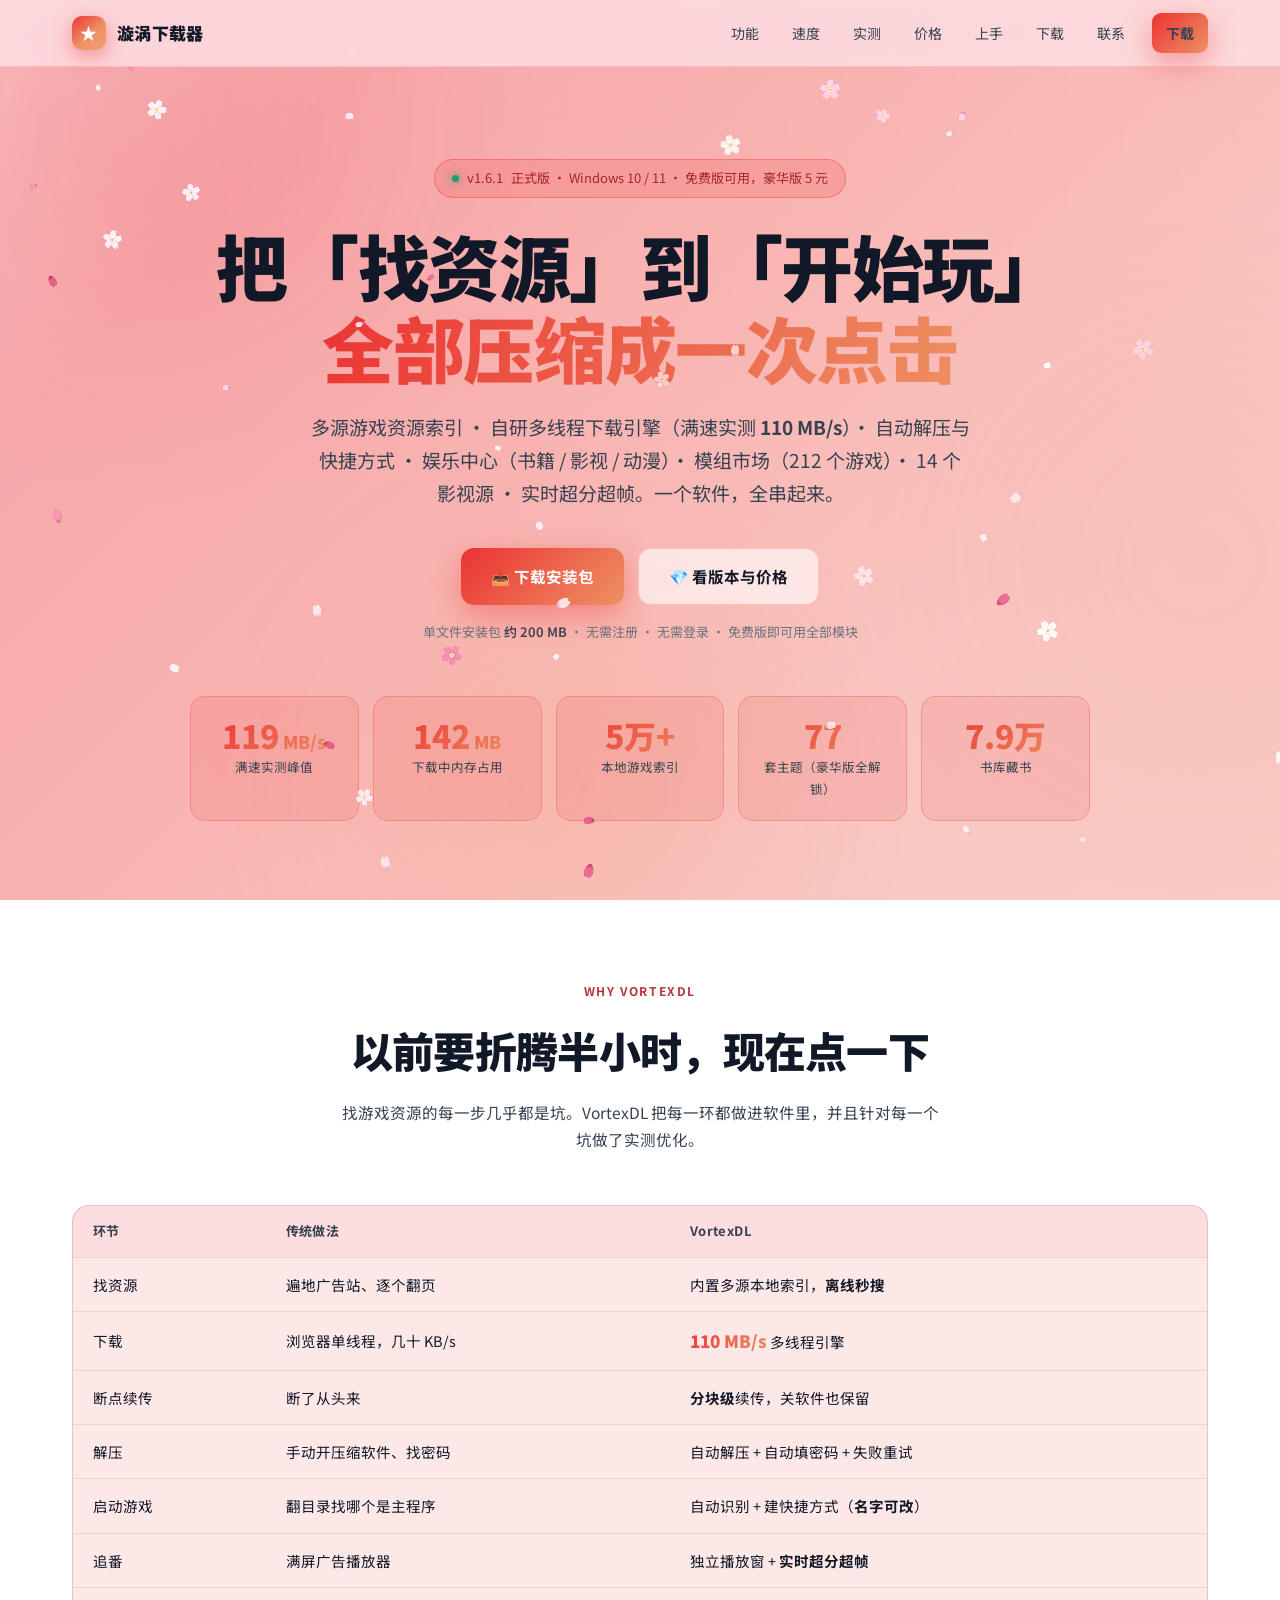
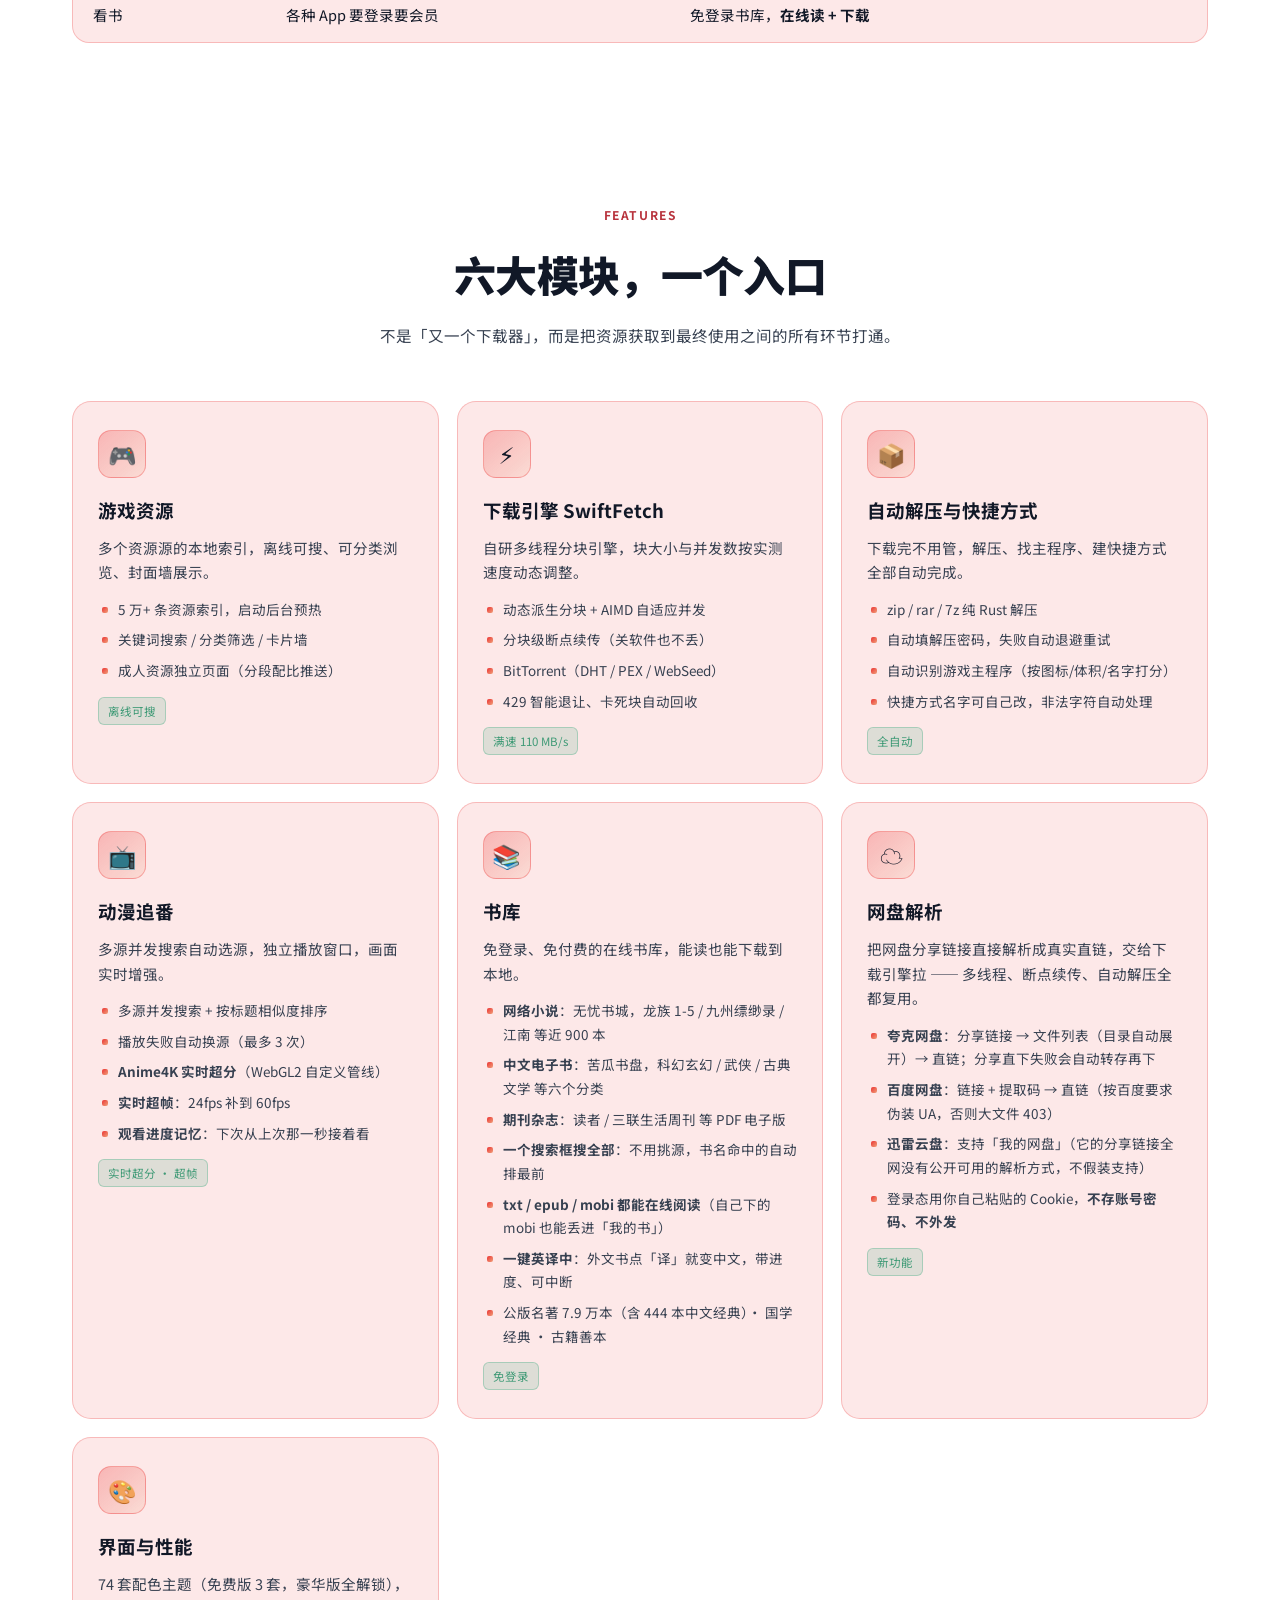
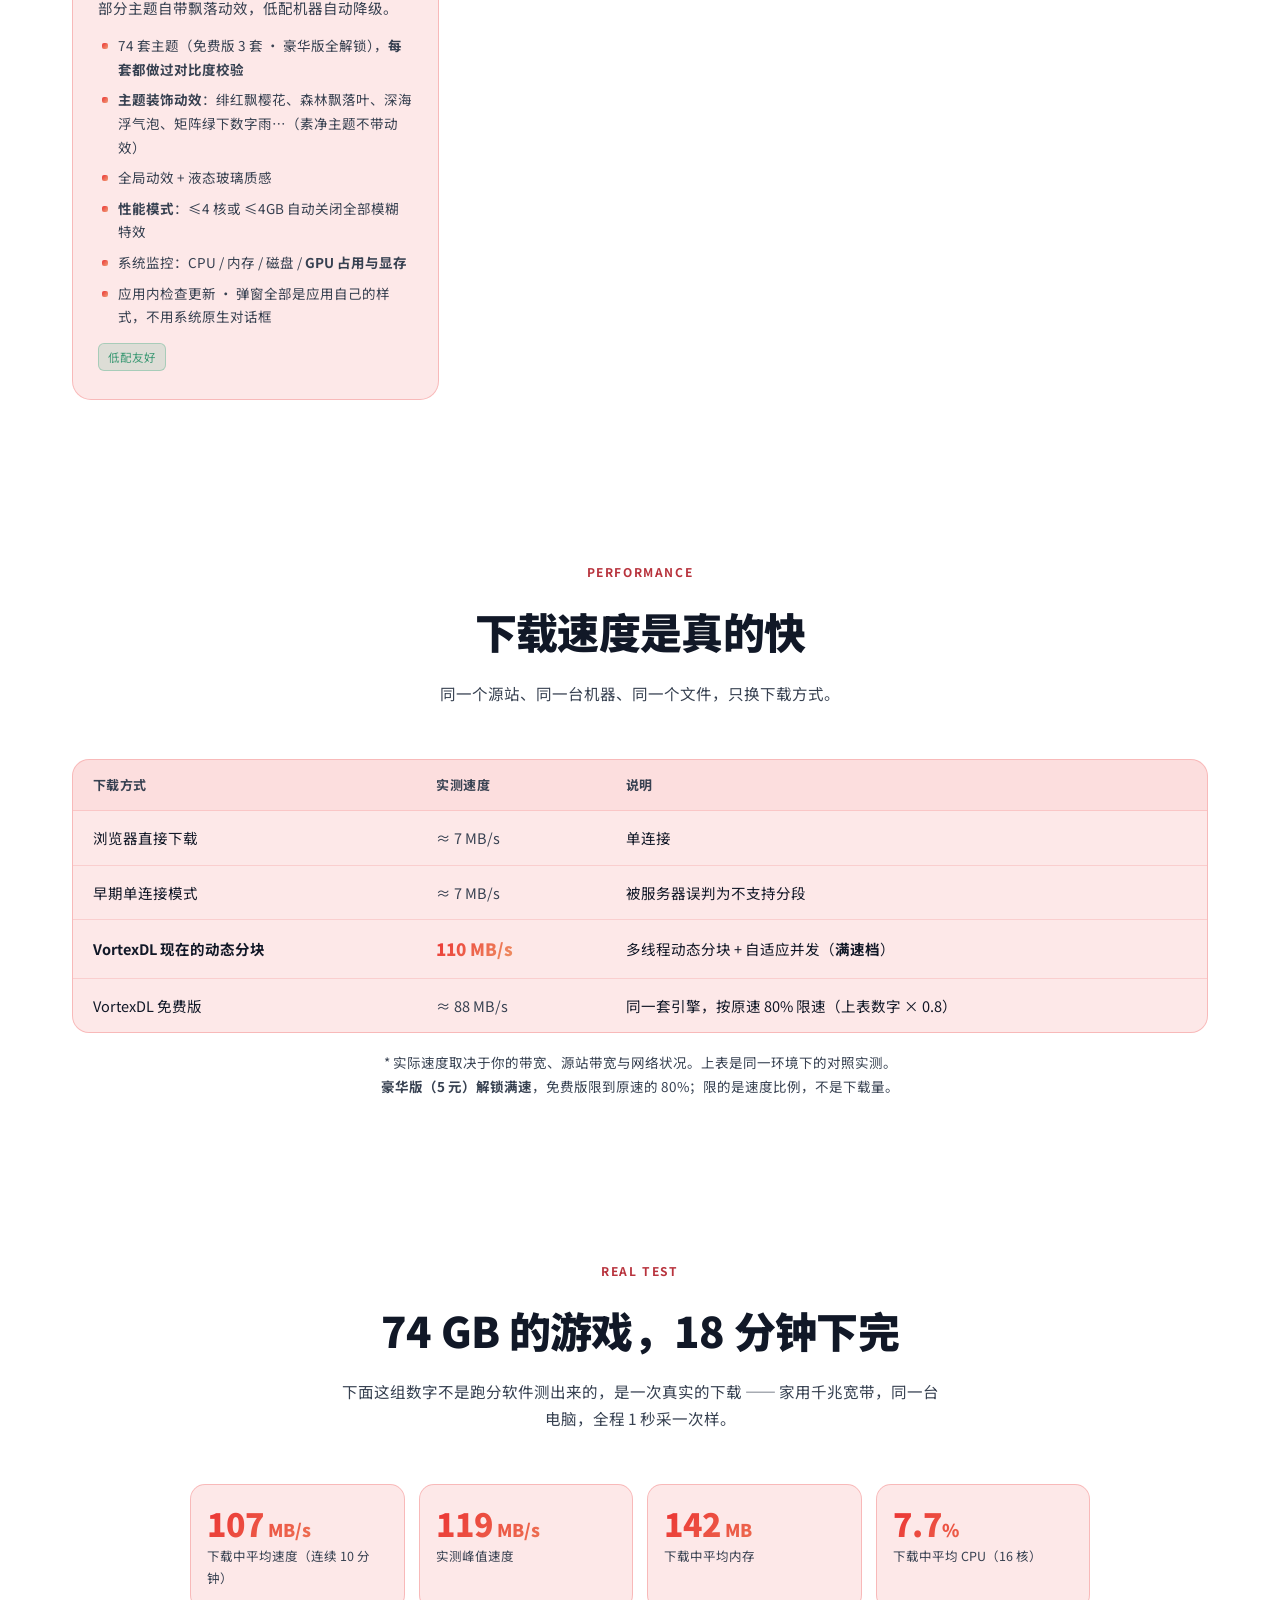
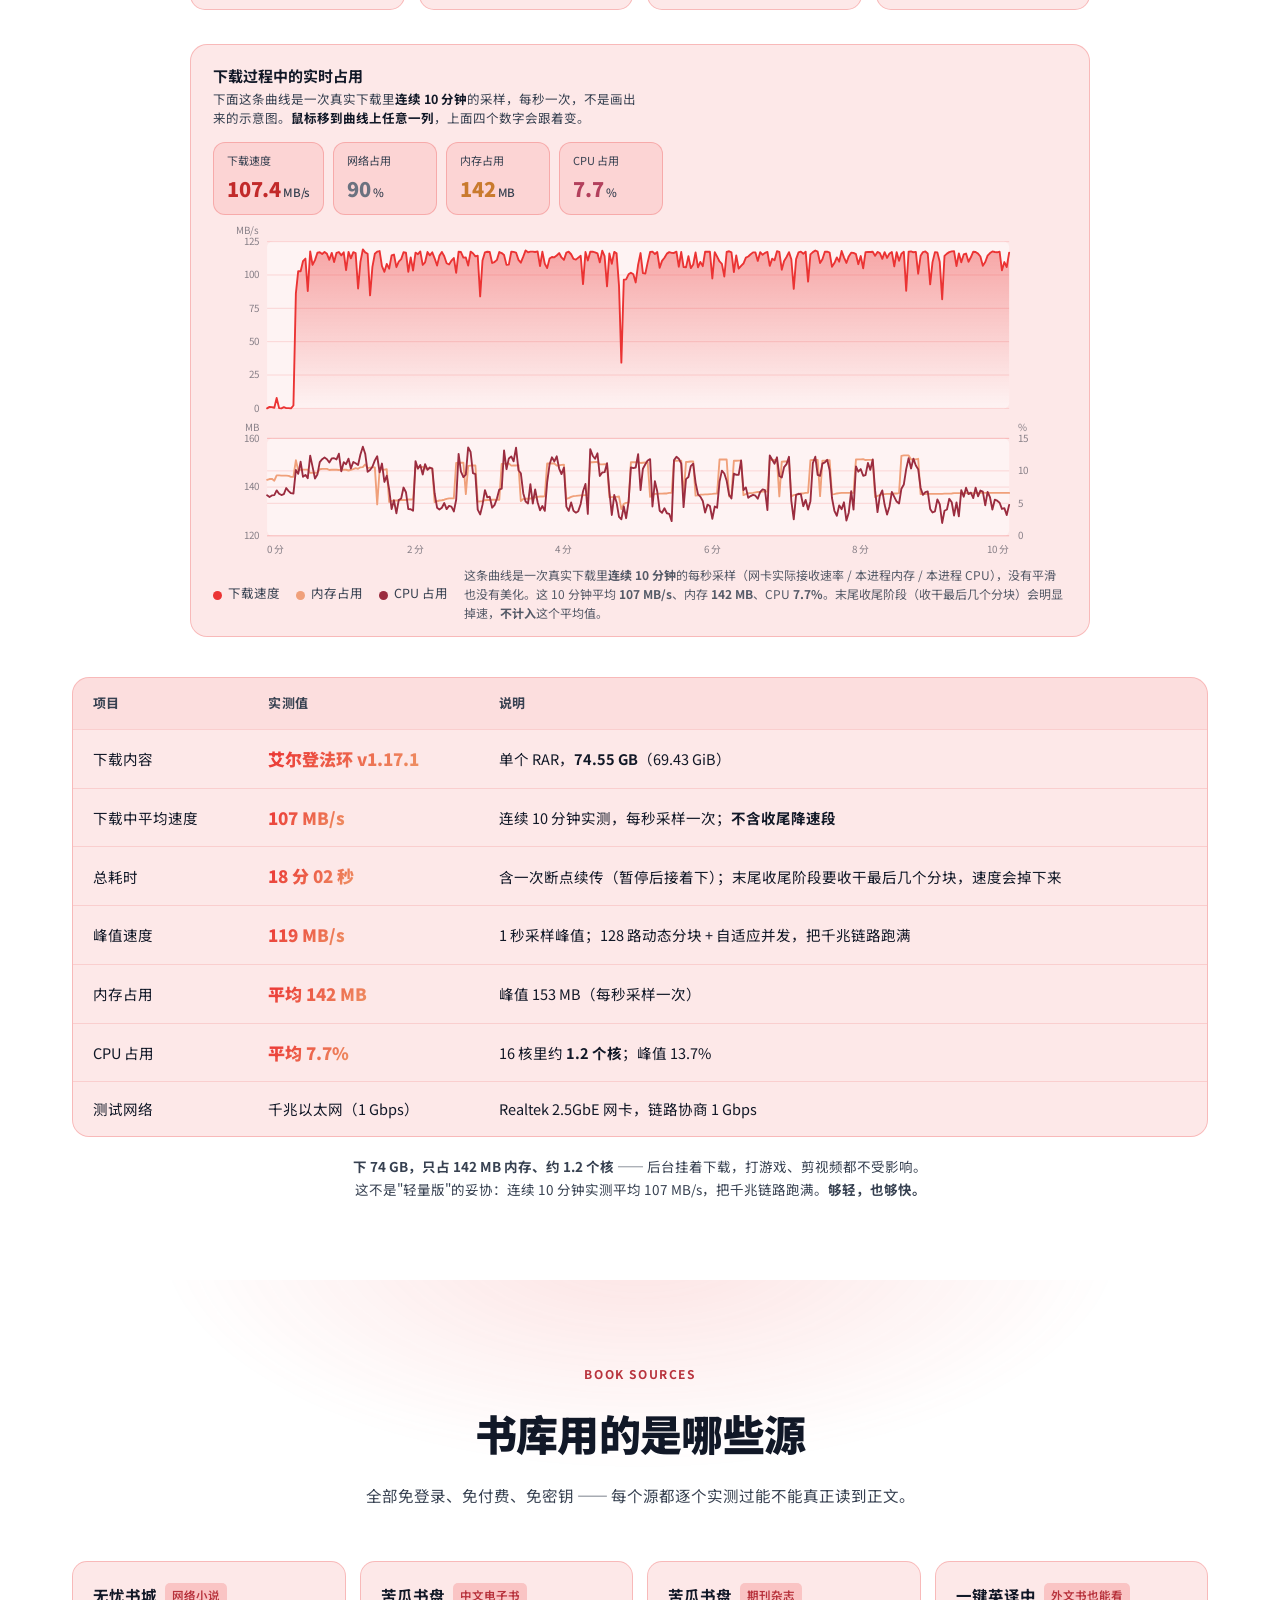
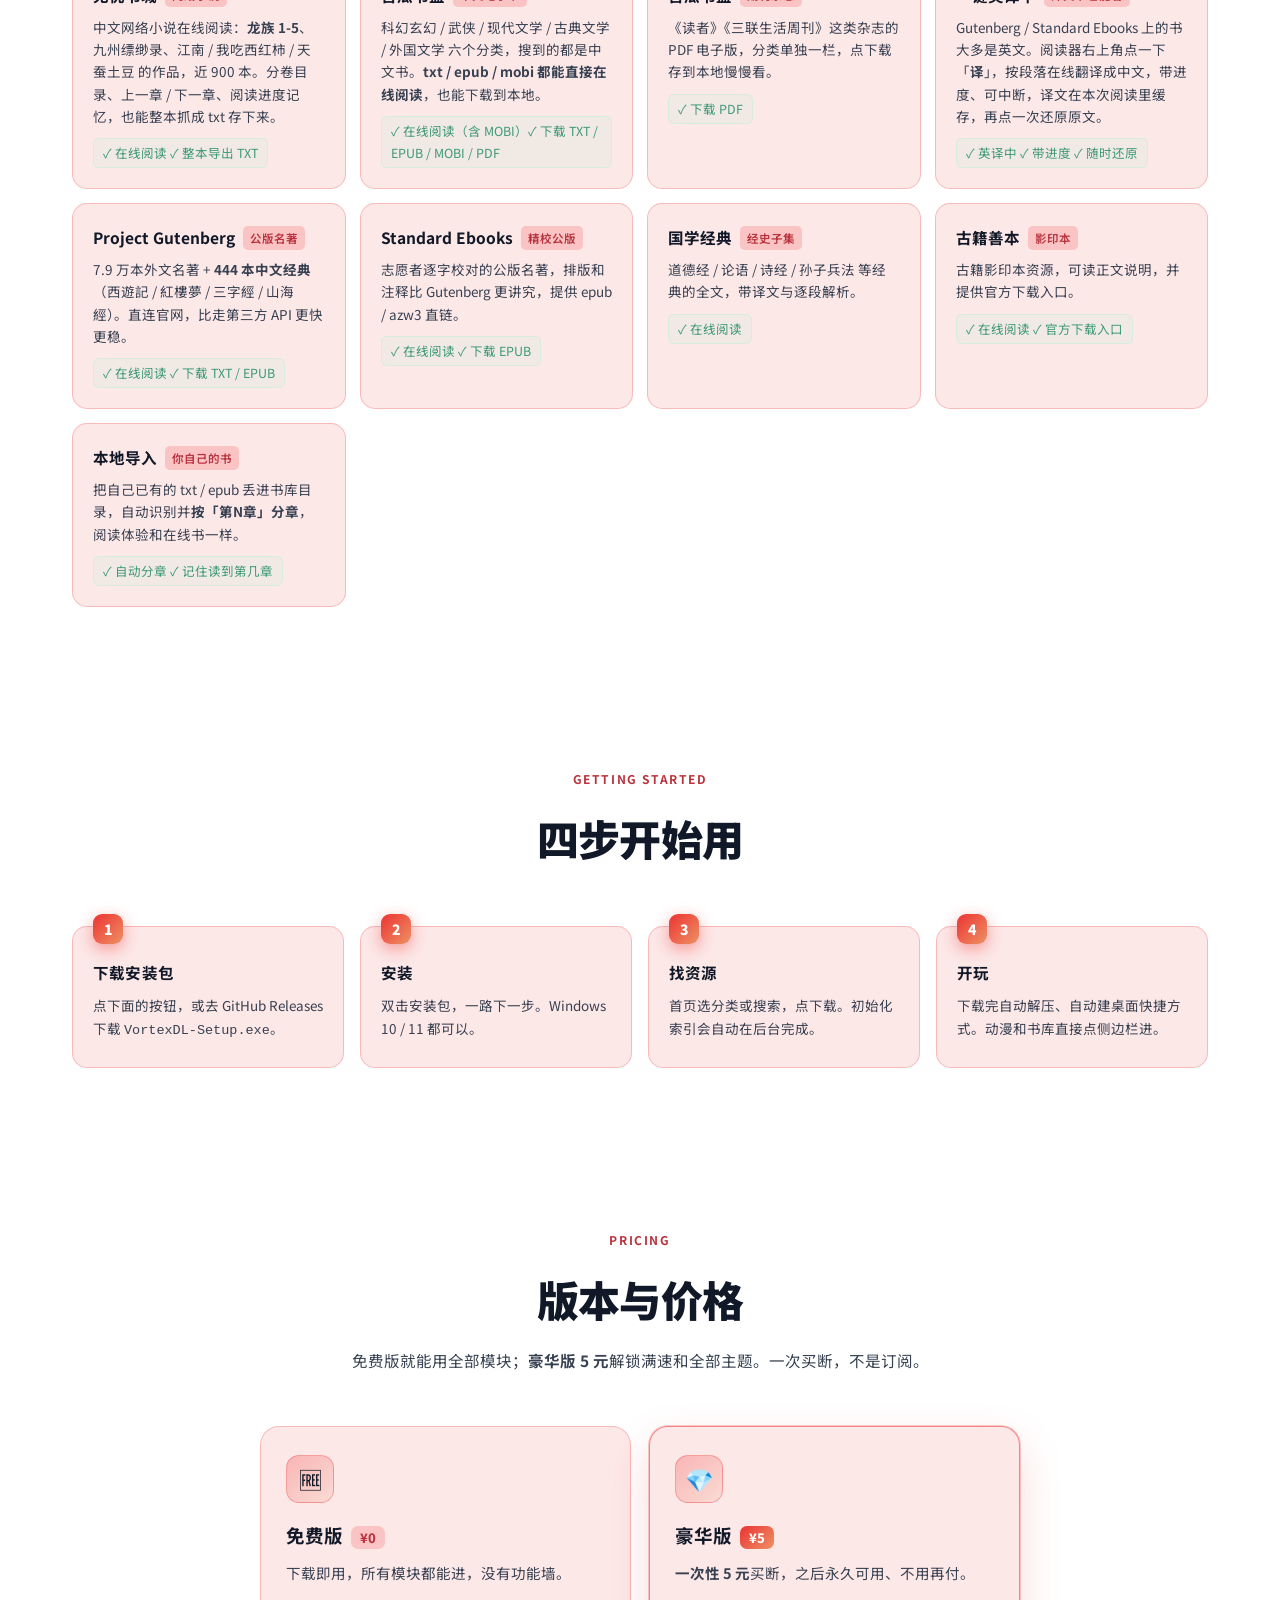
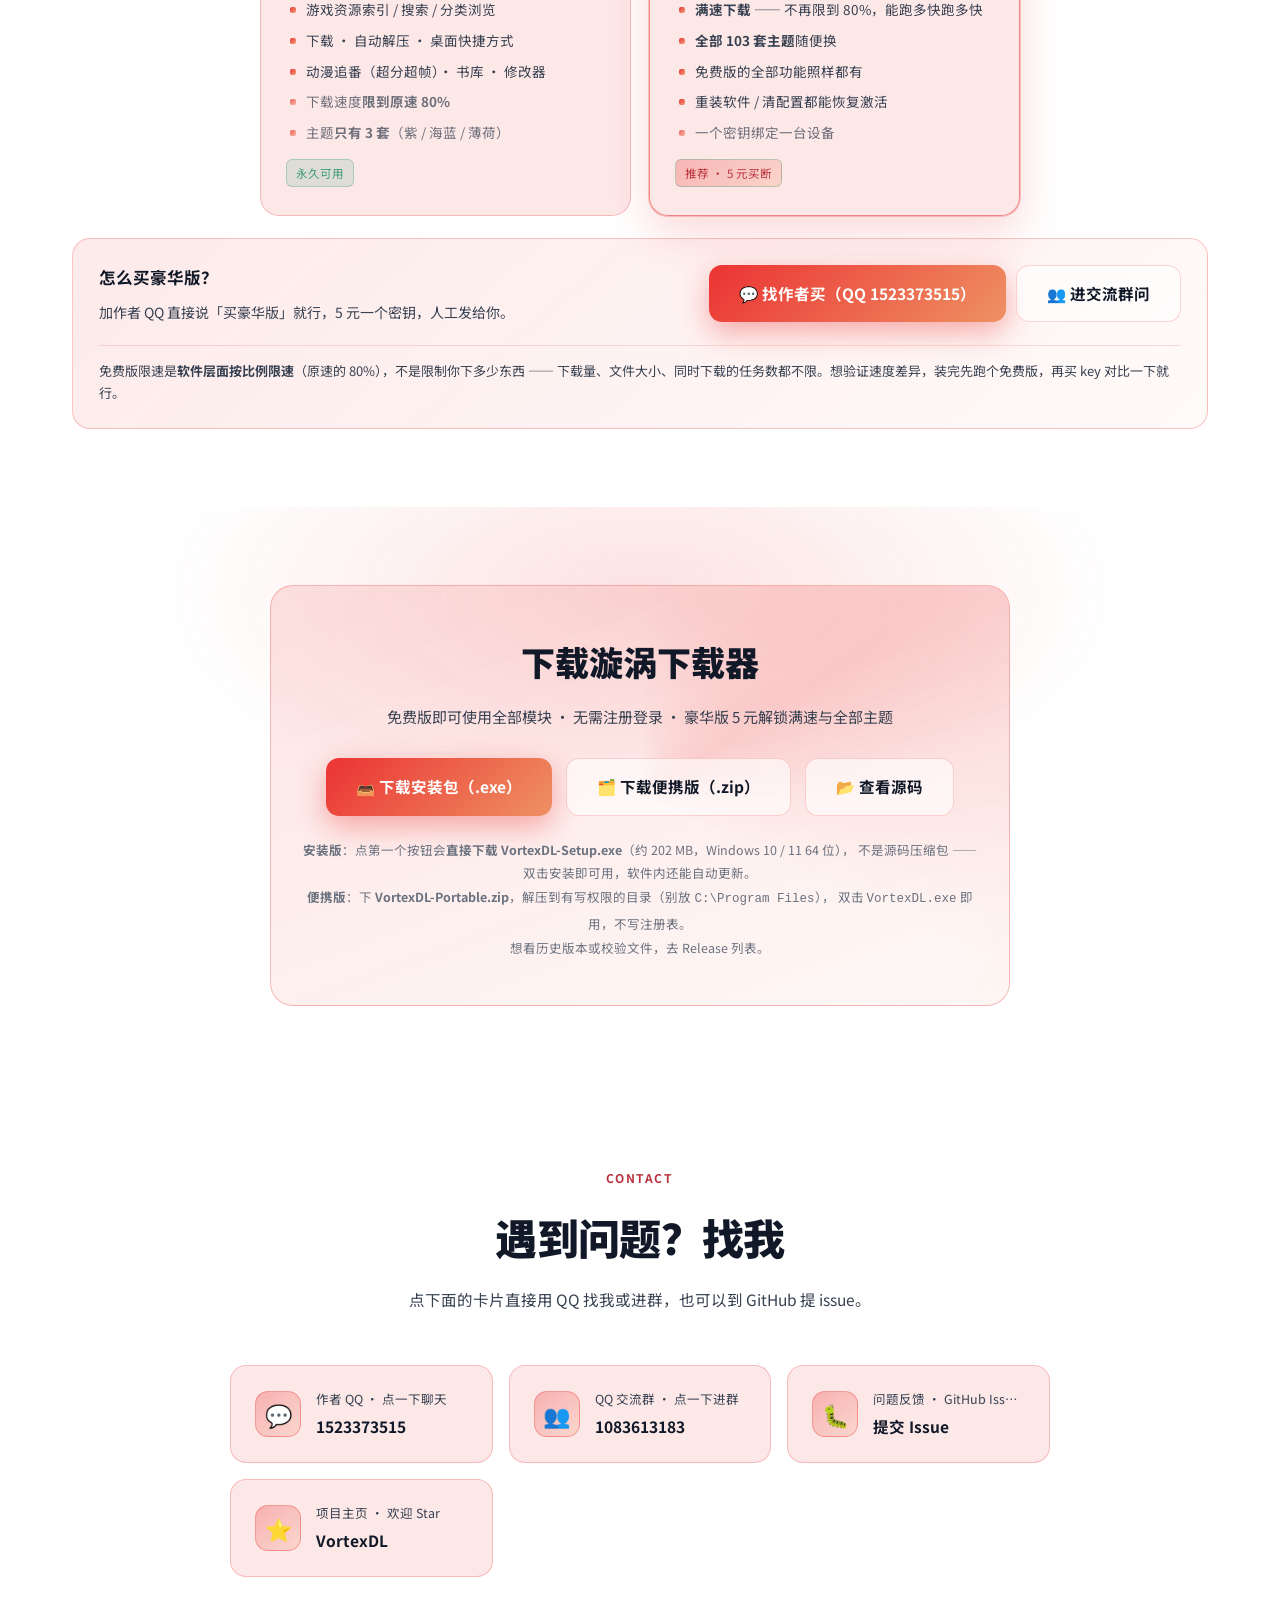
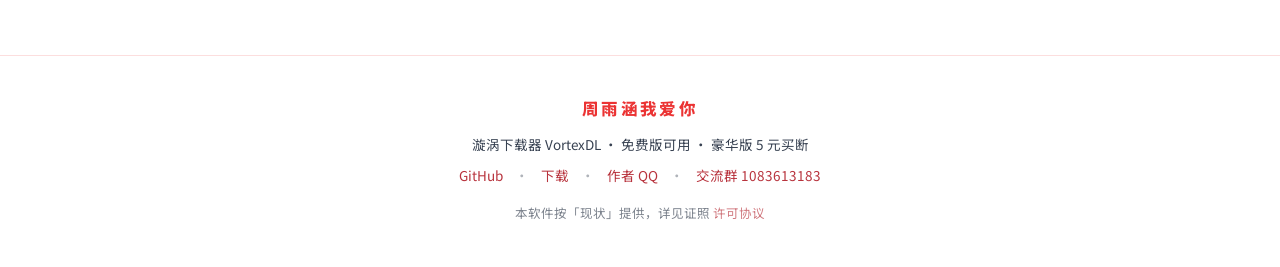
<file: docs/index.html>
<!DOCTYPE html>
<html lang="zh-CN">
<head>
<meta charset="utf-8">
<meta name="viewport" content="width=device-width, initial-scale=1, viewport-fit=cover">
<title>漩涡下载器 VortexDL · 一体化游戏资源下载与管理工具</title>
<meta name="description" content="VortexDL（漩涡下载器）—— Windows 一体化资源下载与管理工具：多源游戏资源、110MB/s 多线程下载引擎、自动解压与快捷方式、动漫追番实时超分超帧、免登录书库、娱乐中心（书籍 + 影视 + 动漫）、模组市场（212 个游戏 / 3DM）、14 个影视源、实时超分超帧。免费版可用（限速 80% + 3 套主题），豪华版 5 元解锁满速与全部 103 套主题。">
<meta name="keywords" content="VortexDL,漩涡下载器,游戏下载器,资源下载,动漫追番,超分,下载工具,Windows">
<meta name="theme-color" content="#eb3333">
<link rel="canonical" href="https://vortexdl.com/">
<meta property="og:url" content="https://vortexdl.com/">
<meta property="og:site_name" content="VortexDL 漩涡下载器">
<meta property="og:type" content="website">
<meta property="og:title" content="漩涡下载器 VortexDL">
<meta property="og:description" content="找资源 → 高速下载 → 自动解压 → 建快捷方式 → 追番看剧，全串起来的一体化工具">
<link rel="icon" href="favicon.svg" type="image/svg+xml">
<link rel="preconnect" href="https://fonts.googleapis.com">
<link rel="preconnect" href="https://fonts.gstatic.com" crossorigin>
<link href="https://fonts.googleapis.com/css2?family=Noto+Sans+SC:wght@300;400;500;700;900&display=swap" rel="stylesheet">
<style>
/* ============================================================
   漩涡下载器官网 · 纯静态（无服务器、无框架、无外部依赖）
   放 GitHub Pages 即可运行。
   ============================================================ */
:root{
  /* 主题 - 绯红（与软件 [data-theme="crimson"] 完全一致） */
  --bg:#fdefe7;
  --bg2:#fce0db;
  --card:rgba(235,51,51,.11);
  --card-bd:rgba(235,51,51,.26);
  --txt:#111827;
  --txt-dim:#374151;
  --pri:#eb3333;
  --pri2:#ee9163;
  --cyan:#f0a07a;
  --pink:#9b2c3f;
  --ok:#1f9d6b;
  --ease:cubic-bezier(.22,.61,.36,1);
  --maxw:1180px;
}
*{box-sizing:border-box;margin:0;padding:0}
html{scroll-behavior:smooth}
body{
  font-family:"Noto Sans SC",-apple-system,"Segoe UI",system-ui,sans-serif;
  background:linear-gradient(135deg,#f9bdc1 0%,#f7a9ac 20%,#f8b1af 40%,#f9bdb9 60%,#f9c8c3 80%,#f9c9c3 100%);
  background-attachment:fixed;
  color:var(--txt);
  line-height:1.75;-webkit-font-smoothing:antialiased;
  overflow-x:hidden;
}
a{color:inherit;text-decoration:none}
img{max-width:100%;display:block}
.wrap{max-width:var(--maxw);margin:0 auto;padding:0 22px}

/* ---------- 背景光斑 ---------- */
.bg-fx{position:fixed;inset:0;z-index:-1;overflow:hidden;pointer-events:none}
.blob{
  position:absolute;border-radius:50%;filter:blur(90px);opacity:.16;
  animation:float 20s var(--ease) infinite alternate;
}
.blob.b1{width:620px;height:620px;background:radial-gradient(circle,#eb3333,transparent 68%);top:-180px;left:-140px}
.blob.b2{width:540px;height:540px;background:radial-gradient(circle,#ee9163,transparent 68%);top:32%;right:-190px;animation-delay:-6s}
.blob.b3{width:500px;height:500px;background:radial-gradient(circle,#f0a07a,transparent 70%);bottom:-140px;left:24%;animation-delay:-12s;opacity:.32}
@keyframes float{
  0%{transform:translate(0,0) scale(1)}
  50%{transform:translate(48px,-38px) scale(1.1)}
  100%{transform:translate(-38px,32px) scale(.94)}
}
/* 细网格 */
.grid-fx{
  position:fixed;inset:0;z-index:-1;pointer-events:none;opacity:.16;
  background-image:linear-gradient(rgba(235,51,51,.07) 1px,transparent 1px),
                   linear-gradient(90deg,rgba(235,51,51,.07) 1px,transparent 1px);
  background-size:56px 56px;
  mask-image:radial-gradient(ellipse 85% 55% at 50% 0%,#000 45%,transparent 100%);
  -webkit-mask-image:radial-gradient(ellipse 85% 55% at 50% 0%,#000 45%,transparent 100%);
}

/* ---------- 顶栏 ---------- */
header{
  position:sticky;top:0;z-index:50;
  backdrop-filter:blur(18px) saturate(180%);
  -webkit-backdrop-filter:blur(18px) saturate(180%);
  background:rgba(252,223,228,.86);
  border-bottom:1px solid rgba(235,51,51,.16);
}
.nav{display:flex;align-items:center;gap:12px;height:66px}
.brand{display:flex;align-items:center;gap:11px;font-weight:900;font-size:17px;letter-spacing:.3px}
.brand-mark{
  width:34px;height:34px;border-radius:10px;flex:none;
  background:linear-gradient(140deg,var(--pri),var(--pri2) 55%,var(--cyan));
  display:grid;place-items:center;color:#fff;font-size:17px;font-weight:900;
  box-shadow:0 6px 20px rgba(235,51,51,.45);
  transition:transform .5s var(--ease);
}
.brand:hover .brand-mark{transform:rotate(-12deg) scale(1.06)}
@keyframes markSpin{0%{transform:rotate(0)}100%{transform:rotate(360deg)}}
.nav-links{display:flex;gap:5px;margin-left:auto;align-items:center}
.nav-links a{
  padding:8px 14px;border-radius:9px;font-size:14px;color:var(--txt-dim);
  transition:color .2s var(--ease),background .2s var(--ease);
}
.nav-links a:hover{color:var(--txt);background:rgba(235,51,51,.12)}
.nav .btn-sm{margin-left:8px}
@media(max-width:820px){.nav-links a:not(.keep){display:none}}

/* ---------- 按钮 ---------- */
.btn{
  display:inline-flex;align-items:center;justify-content:center;gap:9px;
  padding:14px 30px;border-radius:13px;font-size:15.5px;font-weight:700;
  border:none;cursor:pointer;position:relative;overflow:hidden;
  transition:transform .22s var(--ease),box-shadow .22s var(--ease),background .22s var(--ease);
  white-space:nowrap;
}
.btn-pri{
  background:linear-gradient(135deg,var(--pri),var(--pri2));
  color:#fff;box-shadow:0 10px 30px rgba(235,51,51,.4);
}
.btn-pri::after{
  content:"";position:absolute;inset:0;
  background:linear-gradient(110deg,transparent 25%,rgba(255,255,255,.42) 50%,transparent 75%);
  transform:translateX(-130%);
}
.btn-pri:hover::after{transform:translateX(130%);transition:transform .85s var(--ease)}
.btn-pri:hover{transform:translateY(-3px);box-shadow:0 16px 40px rgba(235,51,51,.55)}
.btn-ghost{
  background:rgba(255,255,255,.62);color:var(--txt);
  border:1px solid rgba(235,51,51,.2);
}
.btn-ghost:hover{background:rgba(255,255,255,.88);transform:translateY(-3px)}
.btn-sm{padding:9px 18px;font-size:13.5px;border-radius:10px}
.btn:active{transform:translateY(-1px) scale(.985)}

/* ---------- Hero ---------- */
.hero{padding:92px 0 76px;text-align:center;position:relative}
.badge{
  display:inline-flex;align-items:center;gap:8px;
  padding:7px 17px;border-radius:999px;font-size:13px;
  background:rgba(235,51,51,.15);border:1px solid rgba(235,51,51,.36);
  color:#a8232b;margin-bottom:26px;
  animation:pop .7s var(--ease) both;
}
.badge .dot{
  width:7px;height:7px;border-radius:50%;background:var(--ok);
  box-shadow:0 0 10px var(--ok);animation:pulse 2s ease-in-out infinite;
}
@keyframes pulse{0%,100%{opacity:1;transform:scale(1)}50%{opacity:.45;transform:scale(.82)}}
@keyframes pop{from{opacity:0;transform:translateY(14px) scale(.94)}to{opacity:1;transform:none}}
h1{
  font-size:clamp(36px,6.4vw,72px);font-weight:900;line-height:1.14;
  letter-spacing:-1.4px;margin-bottom:22px;
}
.grad{
  background:linear-gradient(115deg,#eb3333,#ee9163 38%,#c14f15 72%,#eb3333);
  background-size:280% auto;
  -webkit-background-clip:text;background-clip:text;
  -webkit-text-fill-color:transparent;
  animation:shine 7s linear infinite;
}
@keyframes shine{to{background-position:280% center}}
.hero p.lead{
  font-size:clamp(15px,2.1vw,19px);color:var(--txt-dim);
  max-width:660px;margin:0 auto 38px;
}
.hero .cta{display:flex;gap:14px;justify-content:center;flex-wrap:wrap;margin-bottom:16px}
.hero .meta{font-size:13px;color:#6b7280}
.hero .meta b{color:var(--txt-dim);font-weight:600}

/* ---------- 统计条 ---------- */
.stats{
  display:grid;grid-template-columns:repeat(auto-fit,minmax(158px,1fr));
  gap:14px;max-width:900px;margin:52px auto 0;
}
.stat{
  background:var(--card);border:1px solid var(--card-bd);border-radius:15px;
  padding:20px 16px;transition:transform .28s var(--ease),border-color .28s var(--ease);
}
.stat:hover{transform:translateY(-5px);border-color:rgba(235,51,51,.45)}
.stat .n{
  font-size:clamp(24px,3.4vw,32px);font-weight:900;line-height:1.15;
  background:linear-gradient(135deg,#eb3333,#ee9163);
  -webkit-background-clip:text;background-clip:text;-webkit-text-fill-color:transparent;
}
.stat .l{font-size:12.5px;color:var(--txt-dim);margin-top:3px}

/* ---------- 实时曲线 ---------- */
.perf-chart{
  margin:34px auto 0;max-width:900px;
  background:var(--card);border:1px solid var(--card-bd);border-radius:17px;
  padding:20px 22px 14px;
}
.pc-head{display:flex;flex-wrap:wrap;gap:14px;align-items:flex-start;justify-content:space-between;margin-bottom:6px}
.pc-title{font-size:15px;font-weight:700;line-height:1.5}
.pc-sub{display:block;font-size:12.5px;font-weight:400;color:var(--txt-dim);margin-top:3px;max-width:430px}
.pc-sub b{color:var(--txt)}
.pc-live{display:flex;gap:9px;flex-wrap:wrap}
.pc-pill{
  min-width:104px;padding:8px 13px;border-radius:12px;
  background:var(--card);border:1px solid var(--card-bd);
}
.pc-pill em{display:block;font-style:normal;font-size:11px;color:var(--txt-dim);margin-bottom:1px}
.pc-pill b{font-size:20px;font-weight:900;font-variant-numeric:tabular-nums;letter-spacing:-.01em}
.pc-pill b i{font-style:normal;font-size:11.5px;font-weight:500;color:var(--txt-dim);margin-left:2px}
.pc-speed b{color:#c22a2a}
.pc-mem b{color:#c97a2e}
.pc-net b{color:#6b7280}
.pc-cpu b{color:#b3405c}
#pc-svg .pc-band{fill:rgba(235,51,51,.09)}
#sakura{position:fixed;inset:0;z-index:40;pointer-events:none}
.pc-svgwrap{position:relative;margin:2px -4px 0}
#pc-svg{display:block;width:100%;height:auto;overflow:visible}
#pc-svg .pc-guide{stroke:rgba(17,24,39,.5);stroke-width:1;stroke-dasharray:3 3}
#pc-svg .pc-hdot{stroke:#fdefe7;stroke-width:1.8}
.pc-tip{
  position:absolute;z-index:5;pointer-events:none;
  background:rgba(255,255,255,.97);border:1px solid var(--card-bd);border-radius:11px;
  padding:9px 12px;font-size:12.5px;line-height:1.75;white-space:nowrap;
  box-shadow:0 10px 30px rgba(120,30,30,.16);backdrop-filter:blur(6px);
}
.pc-tip b{font-variant-numeric:tabular-nums;font-weight:800}
.pc-tip .pc-tip-t{color:var(--txt-dim);font-size:11.5px;margin-bottom:3px}
.pc-tip i{display:inline-block;width:8px;height:8px;border-radius:50%;margin-right:6px;vertical-align:middle}
.pc-tip .d-speed{background:#eb3333}
.pc-tip .d-mem{background:#f0a07a}
.pc-tip .d-cpu{background:#9b2c3f}
.pc-tip .v-speed{color:#c22a2a}
.pc-tip .v-mem{color:#c97a2e}
.pc-tip .v-net{color:#6b7280}
.pc-tip .v-cpu{color:#b3405c}
.pc-tip .d-net{background:#6b7280}
#pc-svg text{font-family:"Noto Sans SC",system-ui,sans-serif;font-size:10.5px;fill:var(--txt-dim)}
#pc-svg .pc-ax{fill:rgba(17,24,39,.5)}
#pc-svg .pc-grid{stroke:rgba(235,51,51,.16);stroke-width:1}
#pc-svg .pc-panel{fill:rgba(255,255,255,.5)}
#pc-svg .pc-faint{fill:none;stroke-width:1.4;opacity:.22}
#pc-svg .pc-line{fill:none;stroke-width:2;stroke-linecap:round;stroke-linejoin:round}
#pc-svg .pc-play{stroke:rgba(17,24,39,.5);stroke-width:1;stroke-dasharray:3 3}
#pc-svg .pc-dot{stroke:#fdefe7;stroke-width:1.6}
.pc-legend{display:flex;flex-wrap:wrap;gap:16px;align-items:center;margin-top:10px;font-size:12.5px;color:var(--txt-dim)}
.pc-legend i{display:inline-block;width:9px;height:9px;border-radius:50%;margin-right:6px;vertical-align:middle}
.pc-legend .d-speed{background:#eb3333}
.pc-legend .d-mem{background:#f0a07a}
.pc-legend .d-cpu{background:#9b2c3f}
.pc-note{flex:1 1 320px;min-width:240px;font-size:12px;line-height:1.6;opacity:.85}
@media(max-width:640px){
  .pc-live{width:100%}
  .pc-pill{flex:1;min-width:0}
  .perf-chart{padding:16px 14px 10px}
}

/* ---------- 通用区块 ---------- */
section{padding:78px 0;position:relative}
.sec-head{text-align:center;margin-bottom:52px}
.sec-head h2{
  font-size:clamp(26px,4.2vw,42px);font-weight:900;letter-spacing:-.7px;margin-bottom:12px;
}
.sec-head p{color:var(--txt-dim);font-size:15.5px;max-width:600px;margin:0 auto}
.sec-tag{
  display:inline-block;font-size:12px;font-weight:700;letter-spacing:1.6px;
  color:#b8333d;text-transform:uppercase;margin-bottom:12px;
}

/* ---------- 功能卡片 ---------- */
.cards{display:grid;grid-template-columns:repeat(auto-fit,minmax(300px,1fr));gap:18px}
.card{
  background:var(--card);border:1px solid var(--card-bd);border-radius:19px;
  padding:28px 25px;position:relative;overflow:hidden;
  transition:transform .3s var(--ease),border-color .3s var(--ease),box-shadow .3s var(--ease);
}
.card::before{
  content:"";position:absolute;inset:0;opacity:0;
  background:radial-gradient(400px circle at var(--mx,50%) var(--my,50%),rgba(235,51,51,.16),transparent 62%);
  transition:opacity .35s var(--ease);
}
.card:hover::before{opacity:1}
.card:hover{
  transform:translateY(-6px);border-color:rgba(235,51,51,.42);
  box-shadow:0 22px 50px rgba(120,30,30,.14);
}
.card > *{position:relative}
.ic{
  width:48px;height:48px;border-radius:13px;display:grid;place-items:center;
  font-size:23px;margin-bottom:16px;
  background:linear-gradient(140deg,rgba(235,51,51,.28),rgba(240,160,122,.18));
  border:1px solid rgba(235,51,51,.32);
}
.card h3{font-size:18.5px;font-weight:700;margin-bottom:9px}
.card p{font-size:14.5px;color:var(--txt-dim);line-height:1.7}
.card ul{list-style:none;margin-top:13px;display:flex;flex-direction:column;gap:7px}
.card li{
  font-size:13.5px;color:var(--txt-dim);padding-left:20px;position:relative;
}
.card li::before{
  content:"";position:absolute;left:4px;top:9px;width:6px;height:6px;border-radius:2px;
  background:linear-gradient(135deg,var(--pri),var(--cyan));
}
.card .tag{
  display:inline-block;margin-top:14px;font-size:11.5px;padding:3px 9px;border-radius:6px;
  background:rgba(31,157,107,.14);color:#3f9a76;border:1px solid rgba(31,157,107,.28);
}

/* ---------- 速度对比表 ---------- */
.table-wrap{overflow-x:auto;border-radius:17px;border:1px solid var(--card-bd);background:var(--card)}
table{width:100%;border-collapse:collapse;min-width:460px}
th,td{padding:14px 20px;text-align:left;font-size:14.5px;border-bottom:1px solid rgba(235,51,51,.14)}
th{font-weight:700;font-size:13px;color:var(--txt-dim);letter-spacing:.4px;background:rgba(235,51,51,.06)}
tbody tr:last-child td{border-bottom:none}
tbody tr{transition:background .2s var(--ease)}
tbody tr:hover{background:rgba(235,51,51,.07)}
td .hl{
  font-weight:900;font-size:17px;
  background:linear-gradient(135deg,#eb3333,#ee9163);
  -webkit-background-clip:text;background-clip:text;-webkit-text-fill-color:transparent;
}
td .dim{color:var(--txt-dim)}

/* ---------- 书源表 ---------- */
.srcs{display:grid;grid-template-columns:repeat(auto-fit,minmax(238px,1fr));gap:14px}
.src{
  background:var(--card);border:1px solid var(--card-bd);border-radius:15px;padding:20px;
  transition:transform .28s var(--ease),border-color .28s var(--ease);
}
.src:hover{transform:translateY(-4px);border-color:rgba(235,51,51,.4)}
.src h4{font-size:15.5px;font-weight:700;margin-bottom:7px;display:flex;align-items:center;gap:8px}
.src .k{font-size:11.5px;padding:2px 7px;border-radius:5px;background:rgba(235,51,51,.2);color:#b8333d;font-weight:600}
.src p{font-size:13.5px;color:var(--txt-dim);line-height:1.65}
.src .yes{color:#3f9a76;font-size:12.5px;margin-top:9px;display:block}

/* ---------- 步骤 ---------- */
.steps{display:grid;grid-template-columns:repeat(auto-fit,minmax(210px,1fr));gap:16px;counter-reset:s}
.step{
  background:var(--card);border:1px solid var(--card-bd);border-radius:15px;
  padding:24px 20px;position:relative;
  transition:transform .28s var(--ease),border-color .28s var(--ease);
}
.step:hover{transform:translateY(-5px);border-color:rgba(235,51,51,.4)}
.step::before{
  counter-increment:s;content:counter(s);
  position:absolute;top:-13px;left:20px;
  width:30px;height:30px;border-radius:9px;
  display:grid;place-items:center;font-size:14px;font-weight:900;color:#fff;
  background:linear-gradient(135deg,var(--pri),var(--pri2));
  box-shadow:0 5px 16px rgba(235,51,51,.45);
}
.step h4{font-size:15.5px;font-weight:700;margin:8px 0 7px}
.step p{font-size:13.5px;color:var(--txt-dim)}

/* ---------- 联系 ---------- */
.contact{display:grid;grid-template-columns:repeat(auto-fit,minmax(238px,1fr));gap:16px;max-width:820px;margin:0 auto}
.cc{
  display:flex;align-items:center;gap:15px;padding:22px 24px;
  background:var(--card);border:1px solid var(--card-bd);border-radius:16px;
  transition:transform .26s var(--ease),border-color .26s var(--ease),background .26s var(--ease);
}
.cc:hover{transform:translateY(-5px);border-color:rgba(235,51,51,.45);background:rgba(235,51,51,.09)}
.cc .ic2{
  width:46px;height:46px;border-radius:13px;flex:none;display:grid;place-items:center;font-size:22px;
  background:linear-gradient(140deg,rgba(235,51,51,.3),rgba(238,145,99,.2));
  border:1px solid rgba(235,51,51,.34);
}
.cc>span:last-child{display:flex;flex-direction:column;gap:3px;min-width:0;flex:1}
.cc .t{font-size:12.5px;color:var(--txt-dim);display:block;white-space:nowrap;overflow:hidden;text-overflow:ellipsis}
.cc .v{font-size:15.5px;font-weight:700;font-variant-numeric:tabular-nums;display:block;white-space:nowrap;overflow:hidden;text-overflow:ellipsis}

/* ---------- 页脚 ---------- */
footer{
  border-top:1px solid rgba(235,51,51,.16);
  padding:38px 0 46px;text-align:center;color:var(--txt-dim);font-size:13.5px;
}
footer a{color:#b8333d;transition:color .2s var(--ease)}
footer a:hover{color:#df5a4a}
footer .sep{margin:0 9px;opacity:.4}
footer .love{font-size:16.5px;font-weight:800;color:var(--pri);letter-spacing:.14em;margin-bottom:10px}

/* ---------- 下载区 ---------- */
.dl-box{
  max-width:740px;margin:0 auto;text-align:center;
  background:linear-gradient(160deg,rgba(235,51,51,.13),rgba(240,160,122,.07));
  border:1px solid rgba(235,51,51,.3);border-radius:23px;padding:46px 32px;
  position:relative;overflow:hidden;
}
.dl-box::before{
  content:"";position:absolute;top:-60%;left:-60%;width:220%;height:220%;
  background:conic-gradient(from 0deg,transparent,rgba(235,51,51,.14),transparent 32%);
  animation:spin 8s linear infinite;
}
@keyframes spin{to{transform:rotate(360deg)}}
.dl-box > *{position:relative}
.dl-box h2{font-size:clamp(23px,3.6vw,34px);font-weight:900;margin-bottom:13px}
.dl-box p{color:var(--txt-dim);margin-bottom:28px;font-size:15px}
.dl-box .btns{display:flex;gap:14px;justify-content:center;flex-wrap:wrap}
.dl-info{margin-top:22px;font-size:12.5px;color:#6b7280;line-height:1.9}

/* ---------- 滚动入场 ---------- */
.reveal{opacity:0;transform:translateY(26px);transition:opacity .7s var(--ease),transform .7s var(--ease)}
.reveal.in{opacity:1;transform:none}

/* ---------- 回到顶部 ---------- */
.top{
  position:fixed;right:22px;bottom:22px;z-index:60;
  width:46px;height:46px;border-radius:14px;display:grid;place-items:center;
  background:linear-gradient(135deg,var(--pri),var(--pri2));color:#fff;
  border:none;cursor:pointer;font-size:19px;
  box-shadow:0 10px 28px rgba(235,51,51,.45);
  opacity:0;pointer-events:none;transform:translateY(14px);
  transition:opacity .3s var(--ease),transform .3s var(--ease);
}
.top.on{opacity:1;pointer-events:auto;transform:none}
.top:hover{transform:translateY(-3px) scale(1.06)}

/* ==================== 细节打磨 ==================== */
/* 顶部阅读进度条 */
#sprog{
  position:fixed;top:0;left:0;height:2.5px;width:0;z-index:120;
  background:linear-gradient(90deg,#eb3333,#ee9163 45%,#f0a07a);
  box-shadow:0 0 12px rgba(235,51,51,.7);
  transition:width .1s linear;
}
/* 卡片依次入场（按序号错开） */
.srcs .src:nth-child(1),.cards .card:nth-child(1){transition-delay:.02s}
.srcs .src:nth-child(2),.cards .card:nth-child(2){transition-delay:.08s}
.srcs .src:nth-child(3),.cards .card:nth-child(3){transition-delay:.14s}
.srcs .src:nth-child(4),.cards .card:nth-child(4){transition-delay:.2s}
.srcs .src:nth-child(5),.cards .card:nth-child(5){transition-delay:.26s}
.srcs .src:nth-child(6),.cards .card:nth-child(6){transition-delay:.32s}
/* 书源卡：左侧强调条 + 悬浮发光 */
.src{position:relative;overflow:hidden}
.src::before{
  content:"";position:absolute;left:0;top:0;bottom:0;width:3px;
  background:linear-gradient(180deg,#eb3333,#f0a07a);
  opacity:0;transition:opacity .28s var(--ease);
}
.src:hover::before{opacity:1}
.src:hover{box-shadow:0 14px 34px rgba(120,30,30,.12)}
.src .yes{
  display:inline-block;margin-top:11px;padding:3px 9px;border-radius:6px;
  background:rgba(127,240,196,.1);border:1px solid rgba(127,240,196,.22);
}
/* 下载框上再叠一道斜向扫光 */
.dl-box::after{
  content:"";position:absolute;inset:0;pointer-events:none;
  background:linear-gradient(115deg,transparent 38%,rgba(235,51,51,.06) 50%,transparent 62%);
  background-size:280% 100%;animation:shine 5.5s linear infinite;
}
.dl-box > *{position:relative;z-index:2}
/* 段落级"极光"背景，给书源和下载区一点层次 */
#books,#download{position:relative;overflow:hidden}
#books::before,#download::before{
  content:"";position:absolute;left:50%;top:-30%;width:min(1100px,140%);height:520px;
  transform:translateX(-50%);pointer-events:none;z-index:0;
  background:radial-gradient(ellipse at center,rgba(235,51,51,.14),transparent 62%);
  filter:blur(8px);
}
#books > .wrap,#download > .wrap{position:relative;z-index:1}
/* 上一步/下一步那种小徽标更清楚一点 */
.step h4{letter-spacing:.2px}

/* ==================== 版本与价格 ==================== */
/* 两张卡：限宽居中，别让它们拉得太宽 */
.price-cards{grid-template-columns:repeat(auto-fit,minmax(280px,1fr));max-width:760px;margin:0 auto}
.price-tag{
  font-size:13px;font-weight:800;padding:2px 9px;border-radius:7px;margin-left:4px;
  background:rgba(235,51,51,.2);color:#b8333d;vertical-align:middle;
}
.card.hot{
  border-color:rgba(235,51,51,.55);
  box-shadow:0 0 0 1px rgba(235,51,51,.25),0 18px 44px rgba(235,51,51,.18);
}
.card.hot .price-tag{background:linear-gradient(135deg,#eb3333,#ee9163);color:#fff}
.tag.hot-tag{background:linear-gradient(135deg,rgba(235,51,51,.28),rgba(238,145,99,.22));color:#b8333d}
.card li.dim{opacity:.72}
.buy-box{
  margin-top:22px;padding:24px 26px;border-radius:18px;
  background:linear-gradient(140deg,rgba(235,51,51,.1),rgba(240,160,122,.05));
  border:1px solid rgba(235,51,51,.26);
  display:flex;flex-wrap:wrap;align-items:center;gap:16px;
}
.buy-txt{flex:1 1 320px;min-width:0}
.buy-txt b{display:block;font-size:16.5px;margin-bottom:5px}
.buy-txt span{font-size:14px;color:var(--txt-dim);line-height:1.6}
.buy-acts{display:flex;flex-wrap:wrap;gap:10px}
.buy-note{
  flex:1 1 100%;margin-top:4px;padding-top:14px;
  border-top:1px solid rgba(235,51,51,.16);
  font-size:13px;color:var(--txt-dim);line-height:1.7;
}

@media(max-width:640px){
  .hero{padding:62px 0 52px}
  section{padding:56px 0}
  .dl-box{padding:34px 20px}
  .card{padding:23px 20px}
  .buy-box{padding:20px 18px}
  .buy-acts .btn{flex:1 1 auto}
}
@media(prefers-reduced-motion:reduce){
  *{animation-duration:.01ms!important;animation-iteration-count:1!important;transition-duration:.01ms!important}
  .reveal{opacity:1;transform:none}
}
</style>
</head>
<body>

<div id="sprog"></div>
<div class="bg-fx"><span class="blob b1"></span><span class="blob b2"></span><span class="blob b3"></span></div>
<div class="grid-fx"></div>

<header>
  <div class="wrap nav">
    <a class="brand" href="#top">
      <span class="brand-mark">★</span>
      <span>漩涡下载器</span>
    </a>
    <nav class="nav-links">
      <a href="#features">功能</a>
      <a href="#speed">速度</a>
      <a href="#perf">实测</a>
      <a href="#price">价格</a>
      <a href="#start">上手</a>
      <a href="#download">下载</a>
      <a href="#contact">联系</a>
      <a class="btn btn-pri btn-sm keep" href="#download">下载</a>
    </nav>
  </div>
</header>

<main id="top">

  <!-- ==================== Hero ==================== -->
  <section class="hero">
    <div class="wrap">
      <span class="badge"><span class="dot"></span><span id="vx-badge-ver">v1.6.1</span> 正式版 · Windows 10 / 11 · 免费版可用，豪华版 5 元</span>
      <h1>把「找资源」到「开始玩」<br><span class="grad">全部压缩成一次点击</span></h1>
      <p class="lead">
        多源游戏资源索引 · 自研多线程下载引擎（满速实测 <b>110 MB/s</b>）· 自动解压与快捷方式 ·
        娱乐中心（书籍 / 影视 / 动漫）· 模组市场（212 个游戏）· 14 个影视源 · 实时超分超帧。一个软件，全串起来。
      </p>
      <div class="cta">
        <a class="btn btn-pri" href="#download">📥 下载安装包</a>
        <a class="btn btn-ghost" href="#price">💎 看版本与价格</a>
      </div>
      <p class="meta">单文件安装包 <b>约 200 MB</b> · 无需注册 · 无需登录 · 免费版即可用全部模块</p>

      <div class="stats">
        <div class="stat"><div class="n">119<span style="font-size:.55em"> MB/s</span></div><div class="l">满速实测峰值</div></div>
        <div class="stat"><div class="n">142<span style="font-size:.55em"> MB</span></div><div class="l">下载中内存占用</div></div>
        <div class="stat"><div class="n">5万+</div><div class="l">本地游戏索引</div></div>
        <div class="stat"><div class="n">77</div><div class="l">套主题（豪华版全解锁）</div></div>
        <div class="stat"><div class="n">7.9万</div><div class="l">书库藏书</div></div>
      </div>
    </div>
  </section>

  <!-- ==================== 痛点对比 ==================== -->
  <section id="why">
    <div class="wrap">
      <div class="sec-head reveal">
        <span class="sec-tag">Why VortexDL</span>
        <h2>以前要折腾半小时，现在点一下</h2>
        <p>找游戏资源的每一步几乎都是坑。VortexDL 把每一环都做进软件里，并且针对每一个坑做了实测优化。</p>
      </div>
      <div class="table-wrap reveal">
        <table>
          <thead>
            <tr><th>环节</th><th>传统做法</th><th>VortexDL</th></tr>
          </thead>
          <tbody>
            <tr><td>找资源</td><td class="dim">遍地广告站、逐个翻页</td><td>内置多源本地索引，<b>离线秒搜</b></td></tr>
            <tr><td>下载</td><td class="dim">浏览器单线程，几十 KB/s</td><td><span class="hl">110 MB/s</span> 多线程引擎</td></tr>
            <tr><td>断点续传</td><td class="dim">断了从头来</td><td><b>分块级</b>续传，关软件也保留</td></tr>
            <tr><td>解压</td><td class="dim">手动开压缩软件、找密码</td><td>自动解压 + 自动填密码 + 失败重试</td></tr>
            <tr><td>启动游戏</td><td class="dim">翻目录找哪个是主程序</td><td>自动识别 + 建快捷方式（<b>名字可改</b>）</td></tr>
            <tr><td>追番</td><td class="dim">满屏广告播放器</td><td>独立播放窗 + <b>实时超分超帧</b></td></tr>
            <tr><td>看书</td><td class="dim">各种 App 要登录要会员</td><td>免登录书库，<b>在线读 + 下载</b></td></tr>
          </tbody>
        </table>
      </div>
    </div>
  </section>

  <!-- ==================== 功能 ==================== -->
  <section id="features">
    <div class="wrap">
      <div class="sec-head reveal">
        <span class="sec-tag">Features</span>
        <h2>六大模块，一个入口</h2>
        <p>不是「又一个下载器」，而是把资源获取到最终使用之间的所有环节打通。</p>
      </div>
      <div class="cards">

        <div class="card reveal">
          <div class="ic">🎮</div>
          <h3>游戏资源</h3>
          <p>多个资源源的本地索引，离线可搜、可分类浏览、封面墙展示。</p>
          <ul>
            <li>5 万+ 条资源索引，启动后台预热</li>
            <li>关键词搜索 / 分类筛选 / 卡片墙</li>
            <li>成人资源独立页面（分段配比推送）</li>
          </ul>
          <span class="tag">离线可搜</span>
        </div>

        <div class="card reveal">
          <div class="ic">⚡</div>
          <h3>下载引擎 SwiftFetch</h3>
          <p>自研多线程分块引擎，块大小与并发数按实测速度动态调整。</p>
          <ul>
            <li>动态派生分块 + AIMD 自适应并发</li>
            <li>分块级断点续传（关软件也不丢）</li>
            <li>BitTorrent（DHT / PEX / WebSeed）</li>
            <li>429 智能退让、卡死块自动回收</li>
          </ul>
          <span class="tag">满速 110 MB/s</span>
        </div>

        <div class="card reveal">
          <div class="ic">📦</div>
          <h3>自动解压与快捷方式</h3>
          <p>下载完不用管，解压、找主程序、建快捷方式全部自动完成。</p>
          <ul>
            <li>zip / rar / 7z 纯 Rust 解压</li>
            <li>自动填解压密码，失败自动退避重试</li>
            <li>自动识别游戏主程序（按图标/体积/名字打分）</li>
            <li>快捷方式名字可自己改，非法字符自动处理</li>
          </ul>
          <span class="tag">全自动</span>
        </div>

        <div class="card reveal">
          <div class="ic">📺</div>
          <h3>动漫追番</h3>
          <p>多源并发搜索自动选源，独立播放窗口，画面实时增强。</p>
          <ul>
            <li>多源并发搜索 + 按标题相似度排序</li>
            <li>播放失败自动换源（最多 3 次）</li>
            <li><b>Anime4K 实时超分</b>（WebGL2 自定义管线）</li>
            <li><b>实时超帧</b>：24fps 补到 60fps</li>
            <li><b>观看进度记忆</b>：下次从上次那一秒接着看</li>
          </ul>
          <span class="tag">实时超分 · 超帧</span>
        </div>

        <div class="card reveal">
          <div class="ic">📚</div>
          <h3>书库</h3>
          <p>免登录、免付费的在线书库，能读也能下载到本地。</p>
          <ul>
            <li><b>网络小说</b>：无忧书城，龙族 1-5 / 九州缥缈录 / 江南 等近 900 本</li>
            <li><b>中文电子书</b>：苦瓜书盘，科幻玄幻 / 武侠 / 古典文学 等六个分类</li>
            <li><b>期刊杂志</b>：读者 / 三联生活周刊 等 PDF 电子版</li>
            <li><b>一个搜索框搜全部</b>：不用挑源，书名命中的自动排最前</li>
            <li><b>txt / epub / mobi 都能在线阅读</b>（自己下的 mobi 也能丢进「我的书」）</li>
            <li><b>一键英译中</b>：外文书点「译」就变中文，带进度、可中断</li>
            <li>公版名著 7.9 万本（含 444 本中文经典）· 国学经典 · 古籍善本</li>
          </ul>
          <span class="tag">免登录</span>
        </div>

        <div class="card reveal">
          <div class="ic">☁️</div>
          <h3>网盘解析</h3>
          <p>把网盘分享链接直接解析成真实直链，交给下载引擎拉 —— 多线程、断点续传、自动解压全都复用。</p>
          <ul>
            <li><b>夸克网盘</b>：分享链接 → 文件列表（目录自动展开）→ 直链；分享直下失败会自动转存再下</li>
            <li><b>百度网盘</b>：链接 + 提取码 → 直链（按百度要求伪装 UA，否则大文件 403）</li>
            <li><b>迅雷云盘</b>：支持「我的网盘」（它的分享链接全网没有公开可用的解析方式，不假装支持）</li>
            <li>登录态用你自己粘贴的 Cookie，<b>不存账号密码、不外发</b></li>
          </ul>
          <span class="tag">新功能</span>
        </div>

        <div class="card reveal">
          <div class="ic">🎨</div>
          <h3>界面与性能</h3>
          <p>74 套配色主题（免费版 3 套，豪华版全解锁），部分主题自带飘落动效，低配机器自动降级。</p>
          <ul>
            <li>74 套主题（免费版 3 套 · 豪华版全解锁），<b>每套都做过对比度校验</b></li>
            <li><b>主题装饰动效</b>：绯红飘樱花、森林飘落叶、深海浮气泡、矩阵绿下数字雨…（素净主题不带动效）</li>
            <li>全局动效 + 液态玻璃质感</li>
            <li><b>性能模式</b>：≤4 核或 ≤4GB 自动关闭全部模糊特效</li>
            <li>系统监控：CPU / 内存 / 磁盘 / <b>GPU 占用与显存</b></li>
            <li>应用内检查更新 · 弹窗全部是应用自己的样式，不用系统原生对话框</li>
          </ul>
          <span class="tag">低配友好</span>
        </div>

      </div>
    </div>
  </section>

  <!-- ==================== 速度 ==================== -->
  <section id="speed">
    <div class="wrap">
      <div class="sec-head reveal">
        <span class="sec-tag">Performance</span>
        <h2>下载速度是真的快</h2>
        <p>同一个源站、同一台机器、同一个文件，只换下载方式。</p>
      </div>
      <div class="table-wrap reveal">
        <table>
          <thead><tr><th>下载方式</th><th>实测速度</th><th>说明</th></tr></thead>
          <tbody>
            <tr>
              <td>浏览器直接下载</td>
              <td><span class="dim">≈ 7 MB/s</span></td>
              <td class="dim">单连接</td>
            </tr>
            <tr>
              <td>早期单连接模式</td>
              <td><span class="dim">≈ 7 MB/s</span></td>
              <td class="dim">被服务器误判为不支持分段</td>
            </tr>
            <tr>
              <td><b>VortexDL 现在的动态分块</b></td>
              <td><span class="hl">110 MB/s</span></td>
              <td>多线程动态分块 + 自适应并发（<b>满速档</b>）</td>
            </tr>
            <tr>
              <td>VortexDL 免费版</td>
              <td><span class="dim">≈ 88 MB/s</span></td>
              <td class="dim">同一套引擎，按原速 80% 限速（上表数字 × 0.8）</td>
            </tr>
          </tbody>
        </table>
      </div>
      <p style="text-align:center;color:var(--txt-dim);font-size:13.5px;margin-top:18px">
        * 实际速度取决于你的带宽、源站带宽与网络状况。上表是同一环境下的对照实测。<br>
        <b>豪华版（5 元）解锁满速</b>，免费版限到原速的 80%；限的是速度比例，不是下载量。
      </p>
    </div>
  </section>

  <!-- ==================== 实测案例（真实下载） ==================== -->
  <section id="perf">
    <div class="wrap">
      <div class="sec-head reveal">
        <span class="sec-tag">Real Test</span>
        <h2>74 GB 的游戏，18 分钟下完</h2>
        <p>下面这组数字不是跑分软件测出来的，是一次真实的下载 —— 家用千兆宽带，同一台电脑，全程 1 秒采一次样。</p>
      </div>

      <div class="stats">
        <div class="stat"><div class="n">107<span style="font-size:.55em"> MB/s</span></div><div class="l">下载中平均速度（连续 10 分钟）</div></div>
        <div class="stat"><div class="n">119<span style="font-size:.55em"> MB/s</span></div><div class="l">实测峰值速度</div></div>
        <div class="stat"><div class="n">142<span style="font-size:.55em"> MB</span></div><div class="l">下载中平均内存</div></div>
        <div class="stat"><div class="n">7.7<span style="font-size:.55em">%</span></div><div class="l">下载中平均 CPU（16 核）</div></div>
      </div>

      <!-- ---------- 实时曲线（真实采样，非示意图） ---------- -->
      <div class="perf-chart reveal" id="perf-chart">
        <div class="pc-head">
          <div class="pc-title">下载过程中的实时占用
            <span class="pc-sub">下面这条曲线是一次真实下载里<b>连续 10 分钟</b>的采样，每秒一次，不是画出来的示意图。<b>鼠标移到曲线上任意一列</b>，上面四个数字会跟着变。</span>
          </div>
          <div class="pc-live" id="pc-live">
            <div class="pc-pill pc-speed"><em>下载速度</em><b><span id="pc-v-speed">—</span><i>MB/s</i></b></div>
            <div class="pc-pill pc-net"><em>网络占用</em><b><span id="pc-v-net">—</span><i>%</i></b></div>
            <div class="pc-pill pc-mem"><em>内存占用</em><b><span id="pc-v-mem">—</span><i>MB</i></b></div>
            <div class="pc-pill pc-cpu"><em>CPU 占用</em><b><span id="pc-v-cpu">—</span><i>%</i></b></div>
          </div>
        </div>
        <div class="pc-svgwrap">
          <svg id="pc-svg" viewBox="0 0 920 356" role="img"
               aria-label="真实下载 10 分钟内，下载速度、内存占用与 CPU 占用随时间变化的曲线"></svg>
          <div class="pc-tip" id="pc-tip" hidden></div>
        </div>
        <div class="pc-legend">
          <span><i class="d-speed"></i>下载速度</span>
          <span><i class="d-mem"></i>内存占用</span>
          <span><i class="d-cpu"></i>CPU 占用</span>
          <span class="pc-note" id="pc-note">这条曲线是一次真实下载里<b>连续 10 分钟</b>的每秒采样（网卡实际接收速率 / 本进程内存 / 本进程 CPU），没有平滑也没有美化。这 10 分钟平均 <b>107 MB/s</b>、内存 <b>142 MB</b>、CPU <b>7.7%</b>。末尾收尾阶段（收干最后几个分块）会明显掉速，<b>不计入</b>这个平均值。</span>
        </div>
      </div>

      <div class="table-wrap reveal" style="margin-top:40px">
        <table>
          <thead><tr><th>项目</th><th>实测值</th><th>说明</th></tr></thead>
          <tbody>
            <tr>
              <td>下载内容</td>
              <td><span class="hl">艾尔登法环 v1.17.1</span></td>
              <td>单个 RAR，<b>74.55 GB</b>（69.43 GiB）</td>
            </tr>
            <tr>
              <td>下载中平均速度</td>
              <td><span class="hl">107 MB/s</span></td>
              <td>连续 10 分钟实测，每秒采样一次；<b>不含收尾降速段</b></td>
            </tr>
            <tr>
              <td>总耗时</td>
              <td><span class="hl">18 分 02 秒</span></td>
              <td>含一次断点续传（暂停后接着下）；末尾收尾阶段要收干最后几个分块，速度会掉下来</td>
            </tr>
            <tr>
              <td>峰值速度</td>
              <td><span class="hl">119 MB/s</span></td>
              <td>1 秒采样峰值；128 路动态分块 + 自适应并发，把千兆链路跑满</td>
            </tr>
            <tr>
              <td>内存占用</td>
              <td><span class="hl">平均 142 MB</span></td>
              <td>峰值 153 MB（每秒采样一次）</td>
            </tr>
            <tr>
              <td>CPU 占用</td>
              <td><span class="hl">平均 7.7%</span></td>
              <td>16 核里约 <b>1.2 个核</b>；峰值 13.7%</td>
            </tr>
            <tr>
              <td>测试网络</td>
              <td>千兆以太网（1 Gbps）</td>
              <td>Realtek 2.5GbE 网卡，链路协商 1 Gbps</td>
            </tr>
          </tbody>
        </table>
      </div>

      <p style="text-align:center;color:var(--txt-dim);font-size:13.5px;margin-top:18px">
        <b>下 74 GB，只占 142 MB 内存、约 1.2 个核</b> —— 后台挂着下载，打游戏、剪视频都不受影响。<br>
        这不是"轻量版"的妥协：连续 10 分钟实测平均 107 MB/s，把千兆链路跑满。<b>够轻，也够快。</b>
      </p>
    </div>
  </section>

  <!-- ==================== 书源 ==================== -->
  <section id="books">
    <div class="wrap">
      <div class="sec-head reveal">
        <span class="sec-tag">Book Sources</span>
        <h2>书库用的是哪些源</h2>
        <p>全部免登录、免付费、免密钥 —— 每个源都逐个实测过能不能真正读到正文。</p>
      </div>
      <div class="srcs">
        <div class="src reveal">
          <h4>无忧书城 <span class="k">网络小说</span></h4>
          <p>中文网络小说在线阅读：<b>龙族 1-5</b>、九州缥缈录、江南 / 我吃西红柿 / 天蚕土豆 的作品，近 900 本。分卷目录、上一章 / 下一章、阅读进度记忆，也能整本抓成 txt 存下来。</p>
          <span class="yes">✓ 在线阅读 ✓ 整本导出 TXT</span>
        </div>
        <div class="src reveal">
          <h4>苦瓜书盘 <span class="k">中文电子书</span></h4>
          <p>科幻玄幻 / 武侠 / 现代文学 / 古典文学 / 外国文学 六个分类，搜到的都是中文书。<b>txt / epub / mobi 都能直接在线阅读</b>，也能下载到本地。</p>
          <span class="yes">✓ 在线阅读（含 MOBI）✓ 下载 TXT / EPUB / MOBI / PDF</span>
        </div>
        <div class="src reveal">
          <h4>苦瓜书盘 <span class="k">期刊杂志</span></h4>
          <p>《读者》《三联生活周刊》这类杂志的 PDF 电子版，分类单独一栏，点下载存到本地慢慢看。</p>
          <span class="yes">✓ 下载 PDF</span>
        </div>
        <div class="src reveal">
          <h4>一键英译中 <span class="k">外文书也能看</span></h4>
          <p>Gutenberg / Standard Ebooks 上的书大多是英文。阅读器右上角点一下「<b>译</b>」，按段落在线翻译成中文，带进度、可中断，译文在本次阅读里缓存，再点一次还原原文。</p>
          <span class="yes">✓ 英译中 ✓ 带进度 ✓ 随时还原</span>
        </div>
        <div class="src reveal">
          <h4>Project Gutenberg <span class="k">公版名著</span></h4>
          <p>7.9 万本外文名著 + <b>444 本中文经典</b>（西遊記 / 紅樓夢 / 三字經 / 山海經）。直连官网，比走第三方 API 更快更稳。</p>
          <span class="yes">✓ 在线阅读 ✓ 下载 TXT / EPUB</span>
        </div>
        <div class="src reveal">
          <h4>Standard Ebooks <span class="k">精校公版</span></h4>
          <p>志愿者逐字校对的公版名著，排版和注释比 Gutenberg 更讲究，提供 epub / azw3 直链。</p>
          <span class="yes">✓ 在线阅读 ✓ 下载 EPUB</span>
        </div>
        <div class="src reveal">
          <h4>国学经典 <span class="k">经史子集</span></h4>
          <p>道德经 / 论语 / 诗经 / 孙子兵法 等经典的全文，带译文与逐段解析。</p>
          <span class="yes">✓ 在线阅读</span>
        </div>
        <div class="src reveal">
          <h4>古籍善本 <span class="k">影印本</span></h4>
          <p>古籍影印本资源，可读正文说明，并提供官方下载入口。</p>
          <span class="yes">✓ 在线阅读 ✓ 官方下载入口</span>
        </div>
        <div class="src reveal">
          <h4>本地导入 <span class="k">你自己的书</span></h4>
          <p>把自己已有的 txt / epub 丢进书库目录，自动识别并<strong>按「第N章」分章</strong>，阅读体验和在线书一样。</p>
          <span class="yes">✓ 自动分章 ✓ 记住读到第几章</span>
        </div>
      </div>
    </div>
  </section>

  <!-- ==================== 上手 ==================== -->
  <section id="start">
    <div class="wrap">
      <div class="sec-head reveal">
        <span class="sec-tag">Getting Started</span>
        <h2>四步开始用</h2>
      </div>
      <div class="steps">
        <div class="step reveal"><h4>下载安装包</h4><p>点下面的按钮，或去 GitHub Releases 下载 <code id="vx-setup-name">VortexDL-Setup.exe</code>。</p></div>
        <div class="step reveal"><h4>安装</h4><p>双击安装包，一路下一步。Windows 10 / 11 都可以。</p></div>
        <div class="step reveal"><h4>找资源</h4><p>首页选分类或搜索，点下载。初始化索引会自动在后台完成。</p></div>
        <div class="step reveal"><h4>开玩</h4><p>下载完自动解压、自动建桌面快捷方式。动漫和书库直接点侧边栏进。</p></div>
      </div>
    </div>
  </section>

  <!-- ==================== 版本与价格 ==================== -->
  <section id="price">
    <div class="wrap">
      <div class="sec-head reveal">
        <span class="sec-tag">Pricing</span>
        <h2>版本与价格</h2>
        <p>免费版就能用全部模块；<b>豪华版 5 元</b>解锁满速和全部主题。一次买断，不是订阅。</p>
      </div>
      <div class="cards price-cards">

        <div class="card reveal">
          <div class="ic">🆓</div>
          <h3>免费版 <span class="price-tag">¥0</span></h3>
          <p>下载即用，所有模块都能进，没有功能墙。</p>
          <ul>
            <li>游戏资源索引 / 搜索 / 分类浏览</li>
            <li>下载 · 自动解压 · 桌面快捷方式</li>
            <li>动漫追番（超分超帧）· 书库 · 修改器</li>
            <li class="dim">下载速度<b>限到原速 80%</b></li>
            <li class="dim">主题<b>只有 3 套</b>（紫 / 海蓝 / 薄荷）</li>
          </ul>
          <span class="tag">永久可用</span>
        </div>

        <div class="card reveal hot">
          <div class="ic">💎</div>
          <h3>豪华版 <span class="price-tag">¥5</span></h3>
          <p><b>一次性 5 元</b>买断，之后永久可用、不用再付。</p>
          <ul>
            <li><b>满速下载</b> —— 不再限到 80%，能跑多快跑多快</li>
            <li><b>全部 103 套主题</b>随便换</li>
            <li>免费版的全部功能照样都有</li>
            <li>重装软件 / 清配置都能恢复激活</li>
            <li class="dim">一个密钥绑定一台设备</li>
          </ul>
          <span class="tag hot-tag">推荐 · 5 元买断</span>
        </div>

      </div>

      <div class="buy-box reveal">
        <div class="buy-txt">
          <b>怎么买豪华版？</b>
          <span>加作者 QQ 直接说「买豪华版」就行，5 元一个密钥，人工发给你。</span>
        </div>
        <div class="buy-acts">
          <a class="btn btn-pri" href="https://wpa.qq.com/msgrd?v=3&uin=1523373515&site=qq&menu=yes" target="_blank" rel="noopener">💬 找作者买（QQ 1523373515）</a>
          <a class="btn btn-ghost" href="#contact" data-qqgroup="1083613183">👥 进交流群问</a>
        </div>
        <p class="buy-note">
          免费版限速是<b>软件层面按比例限速</b>（原速的 80%），不是限制你下多少东西 ——
          下载量、文件大小、同时下载的任务数都不限。想验证速度差异，装完先跑个免费版，再买 key 对比一下就行。
        </p>
      </div>
    </div>
  </section>

  <!-- ==================== 下载 ==================== -->
  <section id="download">
    <div class="wrap">
      <div class="dl-box reveal">
        <h2>下载漩涡下载器</h2>
        <p>免费版即可使用全部模块 · 无需注册登录 · 豪华版 5 元解锁满速与全部主题</p>
        <div class="btns">
          <a class="btn btn-pri" id="dl-latest" href="https://github.com/JFbj-create/VortexDL/releases/latest" data-vx-dl="setup" rel="noopener">📥 下载安装包（.exe）</a>
          <a class="btn btn-ghost" id="dl-portable" href="https://github.com/JFbj-create/VortexDL/releases/latest" data-vx-dl="portable" rel="noopener">🗂️ 下载便携版（.zip）</a>
          <a class="btn btn-ghost" href="https://github.com/JFbj-create/VortexDL" target="_blank" rel="noopener">📂 查看源码</a>
        </div>
        <div class="dl-info">
          <b>安装版</b>：点第一个按钮会<b>直接下载 <b id="vx-setup-name-2">VortexDL-Setup.exe</b></b>（约 202 MB，Windows 10 / 11 64 位），
          不是源码压缩包 —— 双击安装即可用，软件内还能自动更新。<br>
          <b>便携版</b>：下 <b>VortexDL-Portable.zip</b>，解压到有写权限的目录（别放 <code>C:\Program Files</code>），
          双击 <code>VortexDL.exe</code> 即用，不写注册表。<br>
          想看历史版本或校验文件，去
          <a href="https://github.com/JFbj-create/VortexDL/releases" target="_blank" rel="noopener">Release 列表</a>。
        </div>
      </div>
    </div>
  </section>

  <!-- ==================== 联系 ==================== -->
  <section id="contact">
    <div class="wrap">
      <div class="sec-head reveal">
        <span class="sec-tag">Contact</span>
        <h2>遇到问题？找我</h2>
        <p>点下面的卡片直接用 QQ 找我或进群，也可以到 GitHub 提 issue。</p>
      </div>
      <div class="contact">
        <a class="cc reveal" id="qq-author" href="https://wpa.qq.com/msgrd?v=3&uin=1523373515&site=qq&menu=yes" target="_blank" rel="noopener">
          <span class="ic2">💬</span>
          <span>
            <span class="t">作者 QQ · 点一下聊天</span>
            <span class="v">1523373515</span>
          </span>
        </a>
        <a class="cc reveal" id="qq-group" href="#contact" data-qqgroup="1083613183" title="点击用 QQ 打开群名片加入（没装 QQ 会复制群号）">
          <span class="ic2">👥</span>
          <span>
            <span class="t">QQ 交流群 · 点一下进群</span>
            <span class="v">1083613183</span>
          </span>
        </a>
        <a class="cc reveal" href="https://github.com/JFbj-create/VortexDL/issues" target="_blank" rel="noopener">
          <span class="ic2">🐛</span>
          <span>
            <span class="t">问题反馈 · GitHub Issues</span>
            <span class="v">提交 Issue</span>
          </span>
        </a>
        <a class="cc reveal" href="https://github.com/JFbj-create/VortexDL" target="_blank" rel="noopener" title="JFbj-create/VortexDL">
          <span class="ic2">⭐</span>
          <span>
            <span class="t">项目主页 · 欢迎 Star</span>
            <span class="v">VortexDL</span>
          </span>
        </a>
      </div>
    </div>
  </section>

</main>

<footer>
  <div class="wrap">
    <p class="love">周雨涵我爱你</p>
    <p>漩涡下载器 VortexDL · 免费版可用 · 豪华版 5 元买断</p>
    <p style="margin-top:8px">
      <a href="https://github.com/JFbj-create/VortexDL" target="_blank" rel="noopener">GitHub</a>
      <span class="sep">·</span>
      <a href="https://github.com/JFbj-create/VortexDL/releases/latest" data-vx-dl="setup" rel="noopener">下载</a>
      <span class="sep">·</span>
      <a href="https://wpa.qq.com/msgrd?v=3&uin=1523373515&site=qq&menu=yes" target="_blank" rel="noopener">作者 QQ</a>
      <span class="sep">·</span>
      <a href="#contact" data-qqgroup="1083613183">交流群 1083613183</a>
    </p>
    <p style="margin-top:14px;font-size:12.5px;opacity:.65">本软件按「现状」提供，详见证照 <a href="https://github.com/JFbj-create/VortexDL/blob/main/LICENSE.txt" target="_blank" rel="noopener">许可协议</a></p>
  </div>
</footer>

<button class="top" id="to-top" aria-label="回到顶部">↑</button>

<script>
/* ============================================================
   全部原生 JS，无依赖。所有外部链接都开新窗口。
   ============================================================ */
(function () {
  'use strict';

  /* ---------- 滚动入场 ---------- */
  var io = null;
  if ('IntersectionObserver' in window) {
    io = new IntersectionObserver(function (es) {
      es.forEach(function (e) {
        if (e.isIntersecting) { e.target.classList.add('in'); io.unobserve(e.target); }
      });
    }, { threshold: .12, rootMargin: '0px 0px -40px 0px' });
    document.querySelectorAll('.reveal').forEach(function (el) { io.observe(el); });
  } else {
    document.querySelectorAll('.reveal').forEach(function (el) { el.classList.add('in'); });
  }

  /* ---------- 顶部阅读进度条 ---------- */
  var sprog = document.getElementById('sprog');
  var onScrollProg = function () {
    if (!sprog) return;
    var h = document.documentElement.scrollHeight - window.innerHeight;
    var p = h > 0 ? (window.scrollY / h) : 0;
    sprog.style.width = (Math.min(1, Math.max(0, p)) * 100).toFixed(2) + '%';
  };
  window.addEventListener('scroll', onScrollProg, { passive: true });
  window.addEventListener('resize', onScrollProg);
  onScrollProg();

  /* ---------- 卡片光跟随鼠标 ---------- */
  document.querySelectorAll('.card').forEach(function (c) {
    c.addEventListener('mousemove', function (e) {
      var r = c.getBoundingClientRect();
      c.style.setProperty('--mx', (e.clientX - r.left) + 'px');
      c.style.setProperty('--my', (e.clientY - r.top) + 'px');
    });
  });

  /* ---------- 回到顶部 ---------- */
  var top = document.getElementById('to-top');
  var onScroll = function () { top.classList.toggle('on', window.scrollY > 520); };
  window.addEventListener('scroll', onScroll, { passive: true });
  onScroll();
  top.addEventListener('click', function () { window.scrollTo({ top: 0, behavior: 'smooth' }); });

  /* ---------- 平滑滚动（兼容不支持 scroll-behavior 的浏览器） ---------- */
  document.querySelectorAll('a[href^="#"]').forEach(function (a) {
    a.addEventListener('click', function (e) {
      var id = a.getAttribute('href');
      if (!id || id === '#') return;
      var t = document.querySelector(id);
      if (!t) return;
      e.preventDefault();
      var y = t.getBoundingClientRect().top + window.scrollY - 76;
      window.scrollTo({ top: y, behavior: 'smooth' });
    });
  });

  /* ---------- 点击复制（QQ 群号等） ---------- */
  var toast = null;
  function showToast(msg) {
    if (!toast) {
      toast = document.createElement('div');
      toast.style.cssText = 'position:fixed;left:50%;bottom:34px;transform:translateX(-50%) translateY(16px);' +
        'background:linear-gradient(135deg,#eb3333,#ee9163);color:#fff;padding:12px 22px;border-radius:13px;' +
        'font-size:14px;font-weight:600;z-index:999;opacity:0;pointer-events:none;' +
        'box-shadow:0 12px 32px rgba(235,51,51,.5);transition:opacity .28s,transform .28s;';
      document.body.appendChild(toast);
    }
    toast.textContent = msg;
    requestAnimationFrame(function () {
      toast.style.opacity = '1';
      toast.style.transform = 'translateX(-50%) translateY(0)';
    });
    clearTimeout(toast._t);
    toast._t = setTimeout(function () {
      toast.style.opacity = '0';
      toast.style.transform = 'translateX(-50%) translateY(16px)';
    }, 2800);
  }
  function copyText(txt, okMsg) {
    var done = function () { showToast(okMsg); };
    if (navigator.clipboard && navigator.clipboard.writeText) {
      navigator.clipboard.writeText(txt).then(done, function () { fallback(txt, done); });
    } else {
      fallback(txt, done);
    }
  }
  function fallback(txt, done) {
    try {
      var ta = document.createElement('textarea');
      ta.value = txt;
      ta.style.cssText = 'position:fixed;opacity:0';
      document.body.appendChild(ta);
      ta.select();
      document.execCommand('copy');
      document.body.removeChild(ta);
      done();
    } catch (e) { showToast('复制失败，请手动记下：' + txt); }
  }
  document.querySelectorAll('[data-copy]').forEach(function (el) {
    el.addEventListener('click', function (e) {
      e.preventDefault();
      var v = el.getAttribute('data-copy');
      copyText(v, '已复制：' + v + ' —— 打开 QQ「加群/找群」粘贴搜索即可');
    });
  });

  /* ---------- QQ 群：点一下直接唤起 QQ 加群 ----------
     mqqapi:// 是 QQ 客户端的协议，装了 QQ 会直接弹群名片；
     没装 / 被浏览器拦时，退化为「复制群号」。两者都做，用户不会空手而归。
     用隐藏 iframe 发起协议跳转，避免主页面被导航走。 */
  document.querySelectorAll('[data-qqgroup]').forEach(function (el) {
    el.addEventListener('click', function (e) {
      e.preventDefault();
      var gid = el.getAttribute('data-qqgroup');
      var url = 'mqqapi://card/show_pslcard?src_type=internal&version=1'
              + '&uin=' + gid + '&card_type=group&source=qrcode';
      try {
        var f = document.createElement('iframe');
        f.style.cssText = 'display:none;width:0;height:0;border:0';
        f.src = url;
        document.body.appendChild(f);
        setTimeout(function () { try { document.body.removeChild(f); } catch (err) {} }, 2500);
      } catch (err) {
        try { window.location.href = url; } catch (err2) {}
      }
      copyText(gid, '已唤起 QQ 加群，没反应就手动搜群号：' + gid);
    });
  });

  /* ---------- 统计数字滚动 ---------- */
  var nums = document.querySelectorAll('.stat .n');
  var counted = false;
  var countUp = function () {
    if (counted) return;
    var box = document.querySelector('.stats');
    if (!box) return;
    if (box.getBoundingClientRect().top > window.innerHeight - 60) return;
    counted = true;
    nums.forEach(function (el) {
      var html = el.innerHTML;
      var m = /^(\d+)([\s\S]*)$/.exec(html);
      if (!m) return;
      var target = parseInt(m[1], 10), suffix = m[2], t0 = performance.now();
      var step = function (now) {
        var p = Math.min(1, (now - t0) / 1100);
        var eased = 1 - Math.pow(1 - p, 3);
        el.innerHTML = Math.round(target * eased) + suffix;
        if (p < 1) requestAnimationFrame(step);
      };
      requestAnimationFrame(step);
    });
  };
  window.addEventListener('scroll', countUp, { passive: true });
  countUp();
})();

/* ---------- 下载过程实时曲线（静态图 + 悬停查看） ----------
   数据来源: 一次真实下载（艾尔登法环 74.55 GB）里**连续 10 分钟**、每秒一次的采样 ——
   网卡实际接收速率 / 本进程内存 / 本进程 CPU（16 核归一化）。
   没有平滑、没有美化，就是原始样本；图是静态的，鼠标移上去看那一刻的值。 */
(function(){
  var svg = document.getElementById('pc-svg');
  if (!svg) return;
  var tip = document.getElementById('pc-tip');
  var wrap = svg.parentNode;
  var D = [[0,6.25,143],[1.1,5.98,143.3],[0.9,6.21,143.4],[0.5,6.26,142.6],[7.8,6.99,144.8],[0.2,6.47,144.8],[0,6.28,144.7],[0.9,6.42,144.7],[0.2,7.35,144.7],[0.2,6.88,144.6],[0,6.56,144.2],[2.2,6.5,144.2],[86.2,10.16,151],[102.8,9.53,146.9],[102.8,11.4,147.1],[110.3,9.08,147.2],[112.3,9.38,147.2],[88,8.87,147.2],[117.7,12.34,145.8],[107.5,10.65,145.9],[111.1,8.81,145.9],[116.7,9.45,145.9],[117,11.33,147.3],[115.7,11.8,147.5],[117.3,12.05,147.5],[115.9,11.79,147.5],[111.4,11.28,147],[116.6,11.92,147.1],[109.7,11.94,147.1],[116.6,11.76,147.1],[117.2,12.64,147],[114.7,9.92,147.1],[117,11.33,147.1],[103.6,11.02,147.1],[117.3,11.88,146.8],[112.4,10.37,147.1],[117.1,11.36,147.4],[116.4,11.17,147.8],[89.8,10.9,147.5],[109.8,12.51,148.1],[119.2,13.72,148.2],[116.9,12.64,149.3],[115.9,9.85,147.8],[84.7,10.14,148],[106.1,10.63,148.1],[115.9,11.61,148.1],[117.5,12.25,132.9],[117.9,9.76,147.1],[106.7,11.12,147.2],[102.4,8.3,147.2],[108.3,9.25,147.3],[104.7,7.11,133.9],[114.7,4.13,134.3],[115.3,5.46,134.5],[105.8,3.47,134.5],[110,5.5,134.6],[111.9,5.74,134.7],[117,7.43,134.7],[116.7,6.71,134.7],[102.4,4.12,134.9],[113.1,4.1,134.9],[103.4,3.86,135],[116.8,11.5,148.1],[115.6,10.33,148.2],[117.6,10.89,148.2],[107.5,9.45,148.3],[109.5,11.03,147.6],[117.2,10.16,147.7],[114.7,10.52,147.7],[117,10.34,147.7],[112.5,6.55,133.8],[107.1,4.33,134.2],[114.3,4.04,134.5],[117.3,4.32,134.6],[114,5.05,134.8],[108.8,4.11,135.2],[107.9,4.61,135.4],[110.7,4.5,135.4],[112.7,3.75,135.4],[101.6,5.55,149.9],[117.4,12.61,150],[117.2,9.88,150],[113,9.04,150],[113.1,9.42,137.1],[107.1,13.61,148.7],[117.5,12.9,148.8],[116.3,9.67,148.9],[114,9.49,148.9],[114.4,4.03,134],[83.9,3.29,134.1],[110.9,4.76,134.2],[117,7.04,134.6],[117.4,5.92,134.7],[117.2,6.01,134.7],[109,4.33,134.8],[109.7,4.73,134.8],[111.3,5.74,134.8],[117.2,7.13,134.8],[116.4,7.27,149.5],[115,13.14,149.6],[107.6,10.26,149.6],[107.7,11.91,149.7],[117.4,12.21,148.8],[117.3,11.48,148.9],[116.8,13.57,148.9],[111.3,10.1,149],[109.2,9.63,134.3],[113.7,6.56,135.1],[118.4,5.28,135.2],[117,4.97,135.2],[117.5,7.94,135.3],[117.5,4.96,135.4],[117.2,7.14,135.8],[117.6,5.16,136],[106.6,3.92,136.1],[117.5,4.59,136.1],[108.4,3.84,136.2],[105.1,8.21,149.7],[112.3,11.01,149.7],[113.5,12.08,149.7],[113.2,11.45,149.7],[114.6,12.25,148.8],[116.4,10.36,148.9],[113.1,9.51,149.1],[111.3,10.5,149.2],[116.7,4.48,135.1],[117.4,3.84,135.5],[115.5,5.14,136],[112.1,3.85,136.3],[111.5,3.56,136.4],[113,3.8,136.5],[114.4,4.9,136.6],[93.1,6.87,136.6],[117.2,7.98,136.7],[110.9,3.38,136.7],[117.4,13.34,150.2],[117.5,12.33,150.2],[117,11.85,150.3],[116.2,12.7,150.3],[109.4,9.22,149.3],[118.2,9.75,149.3],[114.2,9.79,149.4],[91.4,11.18,149.4],[116.1,6.88,135.8],[108.4,3.2,135.9],[117.3,6.27,136],[116.2,5.14,136],[91.8,2.92,136.1],[34.3,2.55,131],[96.4,4.52,133.1],[96.7,2.71,133.5],[100.5,5.25,133.6],[101.7,10.54,150.2],[100.5,10.41,150.2],[94.4,10.51,150.2],[107.7,12.57,150.3],[116.4,7.04,149.9],[101.4,10.32,150],[101.1,11,150.1],[109.4,11.59,150.1],[117.3,11.8,136],[117.5,4.51,136.7],[115.7,8.43,137.2],[117.2,6.85,137.2],[105.4,3.87,137.3],[110.5,3.55,137.3],[112.9,4.24,137.4],[116,3.47,137.4],[117.1,3.39,137.6],[116.6,2.26,137.6],[116.5,11.65,150.8],[117.5,12.16,150.8],[106.2,11.87,150.9],[117.2,11.12,150.9],[106,4.42,136.6],[105.7,8.72,150.3],[114.1,9.05,150.4],[105.1,10.73,150.5],[107.9,11.09,150.5],[116.9,8.19,136.5],[105.7,6.39,136.6],[109.8,6.03,136.9],[106.6,5.37,136.9],[117.4,3.58,137],[117.5,4.8,137],[117.4,4.59,137.1],[97.3,2.62,137.2],[117.1,4.52,137.3],[113.7,4.32,137.3],[110.1,8.33,151.3],[108.3,10.04,151.3],[98.9,9.59,151.3],[117.2,8.48,151.3],[117.8,6.31,136.2],[116.9,5.74,136.6],[102.1,9.58,150.8],[114.7,9.41,150.8],[104.7,9.38,150.9],[106.8,11.59,150.9],[108.6,7.06,136.7],[113,7.46,137.1],[113.8,5.84,137.5],[115.5,6.12,137.5],[116.9,6.31,137.6],[116.9,6.18,137.8],[110.5,5.69,138],[117.1,6.76,138],[115.1,7.14,138.1],[116.6,7.03,138.1],[117.3,3.95,138.2],[106.8,12.38,151.1],[112.2,11.7,151.1],[111,11.11,151.1],[117.8,12.09,151.1],[117.3,9.2,136.2],[103.9,8.97,150.4],[110.5,10.57,150.5],[113.5,11.03,150.5],[117.1,12.16,150.5],[111.8,5.38,136.2],[89.6,2.53,136.7],[111.9,6.29,136.9],[116.9,6.48,137],[117.5,6.4,137.4],[115.9,4.56,137.4],[117.5,5.53,137.6],[95,4.05,137.7],[115.4,5.34,151],[117.1,11.19,151.1],[118.3,12.17,151.2],[117.5,9.38,151.2],[108.9,9.23,136.3],[111.7,11.11,150.9],[117.4,11.31,150.9],[117.5,11.69,151],[116.7,10.08,151],[106.1,5.83,137],[108.9,3.85,137.1],[113.2,3.08,137.4],[110,4.69,137.5],[118,4.1,137.6],[113.2,5.17,137.6],[109,2.35,137.6],[113.9,3.56,137.6],[116.7,6.87,137.6],[116.6,4.03,137.6],[115.6,10.68,151.3],[108.1,9.87,151.4],[114.2,10.27,151.4],[105,9.24,151.5],[117.1,9.35,151.1],[117.2,11.21,151.2],[117.2,10.15,151.2],[117.4,11.76,151.2],[114.3,7.02,135.9],[117.3,3.65,136.4],[116.4,6.19,136.7],[112.1,6.98,137],[117.1,4.78,137.1],[112.8,3.28,137.2],[116.1,4.51,137.2],[117.2,6.77,137.2],[106.4,5.98,137.4],[117.1,5.26,137.4],[110.6,4.97,137.5],[115.9,7.26,152.8],[117.4,7.91,153],[88.2,10.27,153],[117.5,11.95,153],[117.7,10.37,151.3],[117,11.88,151.3],[117.3,10.83,151.4],[100.9,10.25,151.6],[114.4,7.37,137.1],[117.1,6.3,137.1],[117.6,6.73,137.1],[116.1,6.84,137.2],[92.9,4.14,137.2],[109.6,3.59,137.2],[117,3.76,137.2],[116.9,5.6,137.2],[110,4.86,137.2],[81.8,1.97,137.2],[114.3,3.85,137.3],[116,4.06,137.3],[117.1,5.7,137.3],[117.7,5.16,137.4],[117.8,3.11,137.5],[106.6,5.15,137.5],[116.2,2.99,137.5],[109.5,7.02,137.5],[115.4,6.02,137.5],[116.1,7.4,137.5],[109.9,6.42,137.5],[113.3,6.65,137.5],[117.4,5.8,137.5],[117.2,7.41,137.5],[116,6.09,137.6],[113.8,6.96,137.6],[106.9,6.79,137.6],[109.7,4.69,137.6],[114.5,6.77,137.6],[116.4,5.9,137.6],[117.6,4.05,137.6],[117.2,5.55,137.6],[117,5.41,137.6],[117.5,5.09,137.6],[103.5,4.14,137.6],[109.7,4.25,137.6],[106,3.2,137.6],[116.8,4.76,137.6]];                       // [[下载速度 MB/s, CPU %, 内存 MB], ...]
  var NS = 'http://www.w3.org/2000/svg';
  var W = 920, H = 356, L = 62, R = 66;
  var TA = 22, BA = 200;                  // 上: 下载速度
  var TB = 232, BB = 336;                 // 下: 内存 / CPU
  var x0 = L, x1 = W - R, N = D.length;
  var SPD_MAX = 125, MEM_MIN = 120, MEM_MAX = 160, CPU_MAX = 15;

  var X  = function(i){ return x0 + (x1 - x0) * (i / (N - 1)); };
  var YA = function(v){ return BA - (BA - TA) * Math.min(v, SPD_MAX) / SPD_MAX; };
  var YM = function(v){ return BB - (BB - TB) * (Math.min(Math.max(v, MEM_MIN), MEM_MAX) - MEM_MIN) / (MEM_MAX - MEM_MIN); };
  var YC = function(v){ return BB - (BB - TB) * Math.min(v, CPU_MAX) / CPU_MAX; };

  function el(t, a){ var e = document.createElementNS(NS, t); for (var k in a) e.setAttribute(k, a[k]); return e; }
  function pl(pts){ return pts.map(function(p, i){ return (i ? 'L' : 'M') + p[0].toFixed(1) + ' ' + p[1].toFixed(1); }).join(' '); }
  function avg(a){ var s = 0; for (var i = 0; i < a.length; i++) s += a[i]; return s / a.length; }
  function pad2(n){ return (n < 10 ? '0' : '') + n; }
  // 网络占用 = 实测速率 / 千兆链路容量（1 Gbps = 119.2 MiB/s）
  var LINK_MIB = 119.2;
  function netOf(spd){ return Math.min(100, spd / LINK_MIB * 100); }
  function fmtT(i){ return Math.floor(i / 60) + ':' + pad2(i % 60); }

  // 面积渐变
  var defs = el('defs', {});
  var lg = el('linearGradient', { id: 'pcGrad', x1: '0', y1: '0', x2: '0', y2: '1' });
  lg.appendChild(el('stop', { offset: '0', 'stop-color': '#eb3333', 'stop-opacity': '.40' }));
  lg.appendChild(el('stop', { offset: '1', 'stop-color': '#eb3333', 'stop-opacity': '0' }));
  defs.appendChild(lg);
  svg.appendChild(defs);

  // 面板底
  [[TA, BA], [TB, BB]].forEach(function(p){
    svg.appendChild(el('rect', { x: x0, y: p[0], width: x1 - x0, height: p[1] - p[0], rx: 6, class: 'pc-panel' }));
  });

  // 网格 + 轴标签
  function grid(y, label, right){
    svg.appendChild(el('line', { x1: x0, y1: y, x2: x1, y2: y, class: 'pc-grid' }));
    if (label === null) return;
    var t = el('text', { x: right ? x1 + 9 : x0 - 9, y: y + 3.5, 'text-anchor': right ? 'start' : 'end', class: 'pc-ax' });
    t.textContent = label; svg.appendChild(t);
  }
  [0, 25, 50, 75, 100, 125].forEach(function(v){ grid(YA(v), v, false); });
  [MEM_MIN, (MEM_MIN + MEM_MAX) / 2, MEM_MAX].forEach(function(v){ grid(YM(v), Math.round(v), false); });
  [0, 5, 10, 15].forEach(function(v){ grid(YC(v), v, true); });

  var ua = el('text', { x: x0 - 9, y: TA - 8, 'text-anchor': 'end', class: 'pc-ax' }); ua.textContent = 'MB/s'; svg.appendChild(ua);
  var ub = el('text', { x: x0 - 9, y: TB - 8, 'text-anchor': 'end', class: 'pc-ax' }); ub.textContent = 'MB'; svg.appendChild(ub);
  var uc = el('text', { x: x1 + 9, y: TB - 8, 'text-anchor': 'start', class: 'pc-ax' }); uc.textContent = '%'; svg.appendChild(uc);

  // 时间轴: 每 2 分钟
  for (var m = 0; m <= 10; m += 2) {
    var idx = Math.round(m * 60 * (N - 1) / 600);
    if (idx > N - 1) idx = N - 1;
    var t = el('text', { x: X(idx), y: BB + 18, 'text-anchor': m === 0 ? 'start' : (m === 10 ? 'end' : 'middle'), class: 'pc-ax' });
    t.textContent = m + ' 分'; svg.appendChild(t);
  }

  // 三条曲线（静态，一次画完）
  var pS = D.map(function(d, i){ return [X(i), YA(d[0])]; });
  var pM = D.map(function(d, i){ return [X(i), YM(d[2])]; });
  var pC = D.map(function(d, i){ return [X(i), YC(d[1])]; });
  svg.appendChild(el('path', {
    d: pl(pS) + ' L ' + x1.toFixed(1) + ' ' + BA + ' L ' + x0.toFixed(1) + ' ' + BA + ' Z',
    fill: 'url(#pcGrad)', stroke: 'none',
  }));
  svg.appendChild(el('path', { d: pl(pS), class: 'pc-line', stroke: '#eb3333' }));
  svg.appendChild(el('path', { d: pl(pM), class: 'pc-line', stroke: '#f0a07a' }));
  svg.appendChild(el('path', { d: pl(pC), class: 'pc-line', stroke: '#9b2c3f' }));

  // 悬停: 高亮**整列** + 竖线 + 三个点
  var band = el('rect', { y: TA, height: BB - TA, class: 'pc-band' });
  svg.appendChild(band);
  var guide = el('line', { y1: TA, y2: BB, class: 'pc-guide' });
  svg.appendChild(guide);
  var hd = [
    el('circle', { r: 4.2, class: 'pc-hdot', fill: '#eb3333' }),
    el('circle', { r: 3.6, class: 'pc-hdot', fill: '#f0a07a' }),
    el('circle', { r: 3.6, class: 'pc-hdot', fill: '#9b2c3f' }),
  ];
  hd.forEach(function(c){ svg.appendChild(c); });

  var $s = document.getElementById('pc-v-speed'),
      $m = document.getElementById('pc-v-mem'),
      $c = document.getElementById('pc-v-cpu'),
      $n = document.getElementById('pc-v-net');
  var A_S = avg(D.map(function(d){ return d[0]; })).toFixed(1),
      A_N = netOf(avg(D.map(function(d){ return d[0]; }))).toFixed(0),
      A_M = String(Math.round(avg(D.map(function(d){ return d[2]; })))),
      A_C = avg(D.map(function(d){ return d[1]; })).toFixed(1);

  function hide(){
    band.style.display = 'none';
    guide.style.display = 'none';
    hd.forEach(function(c){ c.style.display = 'none'; });
    if (tip) tip.hidden = true;
    $s.textContent = A_S; $n.textContent = A_N; $m.textContent = A_M; $c.textContent = A_C;
  }

  function show(i){
    var gx = X(i);
    var half = (x1 - x0) / (N - 1) / 2;
    band.setAttribute('x', gx - half);
    band.setAttribute('width', half * 2);
    band.style.display = '';
    guide.setAttribute('x1', gx); guide.setAttribute('x2', gx); guide.style.display = '';
    hd[0].setAttribute('cx', gx); hd[0].setAttribute('cy', YA(D[i][0]));
    hd[1].setAttribute('cx', gx); hd[1].setAttribute('cy', YM(D[i][2]));
    hd[2].setAttribute('cx', gx); hd[2].setAttribute('cy', YC(D[i][1]));
    hd.forEach(function(c){ c.style.display = ''; });

    var net = netOf(D[i][0]);
    $s.textContent = D[i][0].toFixed(1);
    $n.textContent = net.toFixed(0);
    $m.textContent = String(Math.round(D[i][2]));
    $c.textContent = D[i][1].toFixed(1);

    if (!tip) return;
    tip.innerHTML = '<div class="pc-tip-t">第 ' + fmtT(i) + '</div>'
      + '<div><i class="d-speed"></i>下载速度 <b class="v-speed">' + D[i][0].toFixed(1) + '</b> MB/s</div>'
      + '<div><i class="d-net"></i>网络占用 <b class="v-net">' + net.toFixed(0) + '</b> %（千兆链路）</div>'
      + '<div><i class="d-mem"></i>内存占用 <b class="v-mem">' + Math.round(D[i][2]) + '</b> MB</div>'
      + '<div><i class="d-cpu"></i>CPU 占用 <b class="v-cpu">' + D[i][1].toFixed(1) + '</b> %</div>';
    tip.hidden = false;

    var r = svg.getBoundingClientRect();
    var px = (gx / W) * r.width;
    var tw = tip.offsetWidth, th = tip.offsetHeight;
    var left = px + 16;
    if (left + tw > r.width) left = px - tw - 16;
    if (left < 0) left = 0;
    var top = (YA(D[i][0]) / H) * r.height - th - 12;
    if (top < 0) top = 8;
    tip.style.left = left + 'px';
    tip.style.top = top + 'px';
  }

  function fromEvent(clientX){
    var r = svg.getBoundingClientRect();
    if (!r.width) return;
    var vx = (clientX - r.left) / r.width * W;
    var i = Math.round((vx - x0) / (x1 - x0) * (N - 1));
    i = Math.max(0, Math.min(N - 1, i));
    show(i);
  }

  wrap.addEventListener('mousemove', function(e){ fromEvent(e.clientX); });
  wrap.addEventListener('mouseleave', hide);
  wrap.addEventListener('touchstart', function(e){
    if (e.touches && e.touches.length) fromEvent(e.touches[0].clientX);
  }, { passive: true });
  wrap.addEventListener('touchmove', function(e){
    if (e.touches && e.touches.length) fromEvent(e.touches[0].clientX);
  }, { passive: true });
  wrap.addEventListener('touchend', hide);

  hide();
})();

/* ---------- 动态樱花特效 ----------
   满屏飘落的樱花：多数是单片花瓣，少量是五瓣小花。
   花瓣形状是樱花特有的「尖头带缺口」轮廓（不是椭圆、也没有中间那道白脉络，
   否则小尺寸下会看成两片嘴唇）。素材在启动时预渲染成离屏 canvas 精灵，
   绘制时只做旋转 / 缩放 / 透明，所以 60 个粒子也几乎不耗性能。
   飘出屏幕就回到顶上重新开始；页面切到后台自动暂停。 */
(function(){
  // 用户明确要「整个页面飘着樱花」，所以不因 prefers-reduced-motion 关掉整个特效
  var cv = document.createElement('canvas');
  cv.id = 'sakura';
  document.body.appendChild(cv);
  var ctx = cv.getContext('2d');
  var W = 0, H = 0, DPR = 1, items = [], raf = null, last = 0, running = false;

  function rnd(a, b){ return a + Math.random() * (b - a); }

  /* 调色：白 + 淡粉 + 玫红。粉底上必须有一部分是白的/深的，
     全是浅粉就等于看不见（上一版就栽在这）。e = 边缘/花心色，f = 花瓣主色 */
  var PAL = [
    { f: '#ffffff', e: '#e79cbb' },
    { f: '#fff3f8', e: '#e291b4' },
    { f: '#ffd8e7', e: '#dd6d9c' },
    { f: '#f78fb2', e: '#c33e6e' },
    { f: '#e85b89', e: '#a72a55' }
  ];

  /* 单片花瓣轮廓：细长的椭圆，最宽处在中上部，顶端只有**一个浅浅的小缺口**。
     ★ 缺口不能挖深、两侧不能鼓成圆——那样画出来是心形，跟嘴唇一样糟。 */
  function petalPath(g, s){
    g.beginPath();
    g.moveTo(0, s);
    g.bezierCurveTo(-s * 0.34,  s * 0.88, -s * 0.62,  s * 0.46, -s * 0.62, -s * 0.14);
    g.bezierCurveTo(-s * 0.62, -s * 0.64, -s * 0.42, -s * 0.94, -s * 0.15, -s * 0.99);
    g.bezierCurveTo(-s * 0.08, -s * 0.86, -s * 0.05, -s * 0.80,  0,         -s * 0.78);
    g.bezierCurveTo( s * 0.05, -s * 0.80,  s * 0.08, -s * 0.86,  s * 0.15,  -s * 0.99);
    g.bezierCurveTo( s * 0.42, -s * 0.94,  s * 0.62, -s * 0.64,  s * 0.62,  -s * 0.14);
    g.bezierCurveTo( s * 0.62,  s * 0.46,  s * 0.34,  s * 0.88,  0,          s);
    g.closePath();
  }

  function spritePetal(col){
    var R = 64, c = document.createElement('canvas');
    c.width = c.height = R;
    var g = c.getContext('2d');
    g.translate(R / 2, R / 2);
    var s = R / 2 * 0.90;
    petalPath(g, s);
    // 花心深、瓣尖浅，看起来才是一片有厚度的花瓣
    var lg = g.createLinearGradient(0, s, 0, -s);
    lg.addColorStop(0, col.e);
    lg.addColorStop(0.34, col.f);
    lg.addColorStop(1, col.f);
    g.fillStyle = lg;
    g.fill();
    g.globalAlpha = 0.55;
    g.lineWidth = 1.2;
    g.strokeStyle = col.e;
    g.stroke();
    return c;
  }

  function spriteBlossom(col){
    var R = 96, c = document.createElement('canvas');
    c.width = c.height = R;
    var g = c.getContext('2d');
    g.translate(R / 2, R / 2);
    var s = R / 2 * 0.46;
    for (var i = 0; i < 5; i++){
      g.save();
      g.rotate(i * Math.PI * 2 / 5);
      g.translate(0, -s * 0.92);
      petalPath(g, s);
      g.fillStyle = col.f;
      g.fill();
      g.globalAlpha = 0.6;
      g.lineWidth = 1;
      g.strokeStyle = col.e;
      g.stroke();
      g.restore();
    }
    g.globalAlpha = 1;
    // 花心：淡黄一圈 + 更小的深黄点，代替细密的花蕊
    g.beginPath(); g.arc(0, 0, s * 0.42, 0, 6.2832); g.fillStyle = '#fff2c2'; g.fill();
    g.beginPath(); g.arc(0, 0, s * 0.18, 0, 6.2832); g.fillStyle = '#e8b84a'; g.fill();
    return c;
  }

  var PETALS = PAL.map(spritePetal);
  var BLOSSOMS = [spriteBlossom(PAL[0]), spriteBlossom(PAL[1]), spriteBlossom(PAL[2]), spriteBlossom(PAL[3])];

  function newItem(spread){
    var blossom = Math.random() < 0.22;
    var sz = blossom ? rnd(15, 27) : rnd(8, 18);
    var sp = blossom
      ? BLOSSOMS[(Math.random() * BLOSSOMS.length) | 0]
      : PETALS[(Math.random() * PETALS.length) | 0];
    return {
      sp: sp, sz: sz, blossom: blossom,
      x: rnd(-30, W + 30),
      y: spread ? rnd(-H, H) : rnd(-60, -14),
      vy: rnd(15, 42) * (0.5 + sz / 20),
      vx: rnd(-12, 12),
      sway: rnd(10, 30), ph: rnd(0, 6.283), phs: rnd(0.3, 0.85),
      rot: rnd(0, 6.283), vrot: rnd(-1.1, 1.1) * (blossom ? 0.55 : 1),
      a: rnd(0.7, 1)
    };
  }

  function resize(){
    DPR = Math.min(window.devicePixelRatio || 1, 2);
    W = window.innerWidth; H = window.innerHeight;
    cv.width = Math.max(1, Math.floor(W * DPR));
    cv.height = Math.max(1, Math.floor(H * DPR));
    cv.style.width = W + 'px'; cv.style.height = H + 'px';
    ctx.setTransform(DPR, 0, 0, DPR, 0, 0);
    var want = Math.round(Math.min(74, Math.max(26, W / 17)));
    while (items.length < want) items.push(newItem(true));
    items.length = want;
  }

  function frame(t){
    if (!running) return;
    if (!last) last = t;
    var dt = Math.min(0.05, (t - last) / 1000);
    last = t;
    ctx.clearRect(0, 0, W, H);
    for (var i = 0; i < items.length; i++){
      var p = items[i];
      p.ph += p.phs * dt;
      p.x += (p.vx + Math.sin(p.ph) * p.sway) * dt;
      p.y += p.vy * dt;
      p.rot += p.vrot * dt;
      if (p.y - p.sz > H + 30 || p.x < -80 || p.x > W + 80) { items[i] = newItem(false); continue; }
      ctx.save();
      ctx.translate(p.x, p.y);
      ctx.rotate(p.rot);
      ctx.globalAlpha = p.a;
      ctx.drawImage(p.sp, -p.sz / 2, -p.sz / 2, p.sz, p.sz);
      ctx.restore();
    }
    raf = requestAnimationFrame(frame);
  }
  function start(){ if (running) return; running = true; last = 0; raf = requestAnimationFrame(frame); }
  function stop(){ running = false; if (raf) cancelAnimationFrame(raf); raf = null; }
  resize();
  window.addEventListener('resize', resize);
  start();
  document.addEventListener('visibilitychange', function(){ document.hidden ? stop() : start(); });
})();
</script>

<script>
/* 下载按钮动态解析最新 Release（不再写死 v1.2 文件名，否则 releases/latest 一升级就 404） */
(function () {
  var API = 'https://api.github.com/repos/JFbj-create/VortexDL/releases/latest';
  function setText(id, txt) { var el = document.getElementById(id); if (el) el.textContent = txt; }
  fetch(API, { headers: { Accept: 'application/vnd.github+json' } })
    .then(function (r) { return r.json(); })
    .then(function (rel) {
      var assets = rel.assets || [];
      var setup = assets.filter(function (a) { return /\.exe$/i.test(a.name) && /setup/i.test(a.name); })[0];
      var portable = assets.filter(function (a) { return /\.zip$/i.test(a.name) && /portable/i.test(a.name); })[0];
      var ver = String(rel.tag_name || '').replace(/^v/i, '');
      if (ver) setText('vx-badge-ver', 'v' + ver);
      if (setup) {
        var e = document.getElementById('dl-latest');
        if (e) e.href = setup.browser_download_url;
        setText('vx-setup-name', setup.name);
        setText('vx-setup-name-2', setup.name);
      }
      if (portable) {
        var p = document.getElementById('dl-portable');
        if (p) p.href = portable.browser_download_url;
      }
    })
    .catch(function () {});
})();
</script>

</body>
</html>
</file>
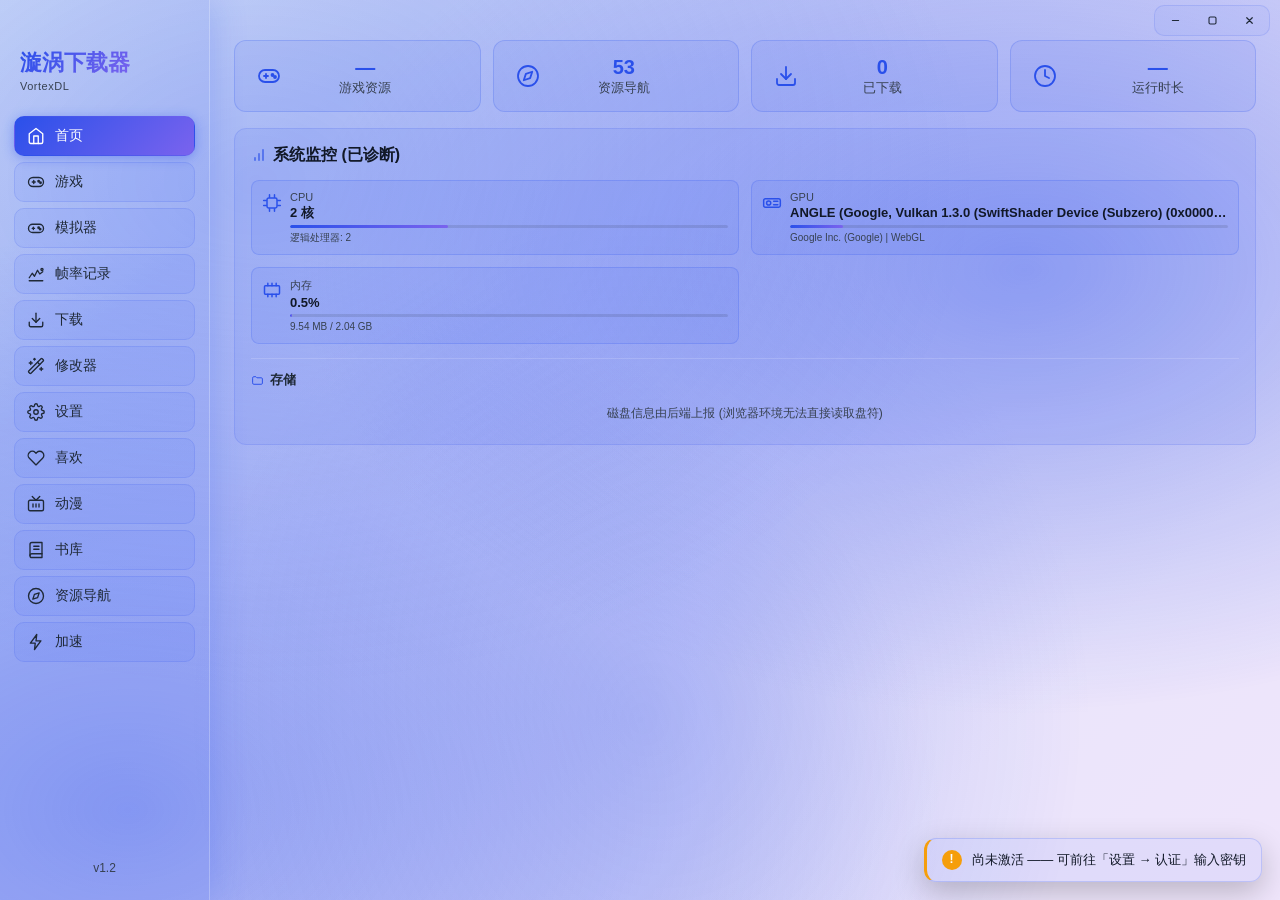
<file: VortexDL/src/index.html>
<!DOCTYPE html>
<html lang="zh-CN">
<head>
    <meta charset="UTF-8">
    <meta name="viewport" content="width=device-width, initial-scale=1.0">
    <link rel="icon" type="image/png" href="icons/icon.png">
    <title>漩涡下载器 VortexDL</title>
    <link rel="stylesheet" href="styles.css">
</head>
<body class="glass-mode">
    <div id="vx-titlebar" data-tauri-drag-region>
        <!-- ★ 子元素也要带 data-tauri-drag-region：Tauri 只看**指针底下那个元素**的属性，
             只写在外层容器上的话，按在标题文字/logo 上是拖不动窗口的（用户报"拖不了"）。 -->
        <div class="vx-tb-left" data-tauri-drag-region>
            <span class="vx-tb-logo" data-tauri-drag-region>★</span>
            <span class="vx-tb-title" data-tauri-drag-region>漩涡下载器</span>
            <span class="vx-tb-sub" data-tauri-drag-region>VortexDL</span>
        </div>
        <div class="vx-tb-right">
            <button class="vx-tb-btn" id="vx-tb-min" title="最小化"><svg viewBox="0 0 12 12"><rect x="2" y="5.4" width="8" height="1.2" rx="0.6"/></svg></button>
            <button class="vx-tb-btn" id="vx-tb-max" title="最大化"><svg viewBox="0 0 12 12"><rect x="2.2" y="2.2" width="7.6" height="7.6" rx="1.4" fill="none" stroke="currentColor" stroke-width="1.2"/></svg></button>
            <button class="vx-tb-btn is-close" id="vx-tb-close" title="关闭"><svg viewBox="0 0 12 12"><path d="M3 3 L9 9 M9 3 L3 9" stroke="currentColor" stroke-width="1.3" fill="none" stroke-linecap="round"/></svg></button>
        </div>
    </div>
    <div id="app">
        <!-- 侧边栏 -->
        <aside class="sidebar">
            <div class="logo">
                <span class="logo-text">漩涡下载器</span>
                <span class="logo-sub">VortexDL</span>
            </div>
            <nav class="nav">
                <button class="nav-btn active" data-page="home">
                    <span class="nav-icon"><svg viewBox="0 0 24 24" fill="none" stroke="currentColor" stroke-width="1.8" stroke-linecap="round" stroke-linejoin="round"><path d="M3 9l9-7 9 7v11a2 2 0 0 1-2 2H5a2 2 0 0 1-2-2z"/><polyline points="9 22 9 12 15 12 15 22"/></svg></span>
                    <span class="nav-label">首页</span>
                </button>
                <button class="nav-btn" data-page="game">
                    <span class="nav-icon"><svg viewBox="0 0 24 24" fill="none" stroke="currentColor" stroke-width="1.8" stroke-linecap="round" stroke-linejoin="round"><rect x="2" y="6" width="20" height="12" rx="6"/><line x1="7" y1="12" x2="11" y2="12"/><line x1="9" y1="10" x2="9" y2="14"/><circle cx="15.5" cy="11" r="1"/><circle cx="18" cy="13" r="1"/></svg></span>
                    <span class="nav-label">游戏</span>
                </button>
                <button class="nav-btn" data-page="emulator">
                    <span class="nav-icon"><svg viewBox="0 0 24 24" fill="none" stroke="currentColor" stroke-width="1.8" stroke-linecap="round" stroke-linejoin="round"><rect x="2" y="7" width="20" height="11" rx="5.5"/><path d="M7 12.5h3"/><path d="M8.5 11v3"/><circle cx="15.5" cy="11.5" r="1"/><circle cx="17.5" cy="13.5" r="1"/></svg></span>
                    <span class="nav-label">模拟器</span>
                </button>
                <!-- 帧率记录（2026-10-20）：放在「下载」上方 -->
                <button class="nav-btn" data-page="fps">
                    <span class="nav-icon"><svg viewBox="0 0 24 24" fill="none" stroke="currentColor" stroke-width="1.8" stroke-linecap="round" stroke-linejoin="round"><path d="M3 17l4-6 3 4 4-8 3 5 4-3"/><path d="M3 21h18"/><circle cx="20" cy="6" r="1.4"/></svg></span>
                    <span class="nav-label">帧率记录</span>
                </button>
                <button class="nav-btn" data-page="downloads">
                    <span class="nav-icon"><svg viewBox="0 0 24 24" fill="none" stroke="currentColor" stroke-width="1.8" stroke-linecap="round" stroke-linejoin="round"><path d="M21 15v4a2 2 0 0 1-2 2H5a2 2 0 0 1-2-2v-4"/><polyline points="7 10 12 15 17 10"/><line x1="12" y1="15" x2="12" y2="3"/></svg></span>
                    <span class="nav-label">下载</span>
                </button>
                <button class="nav-btn" data-page="trainer">
                    <span class="nav-icon"><svg viewBox="0 0 24 24" fill="none" stroke="currentColor" stroke-width="1.8" stroke-linecap="round" stroke-linejoin="round"><path d="m21.64 3.64-1.28-1.28a1.21 1.21 0 0 0-1.72 0L2.36 18.64a1.21 1.21 0 0 0 0 1.72l1.28 1.28a1.2 1.2 0 0 0 1.72 0L21.64 5.36a1.2 1.2 0 0 0 0-1.72Z"/><path d="m14 7 3 3"/><path d="M5 6v4"/><path d="M19 14v4"/><path d="M10 2v2"/><path d="M7 8H3"/><path d="M21 16h-4"/><path d="M11 3H9"/></svg></span>
                    <span class="nav-label">修改器</span>
                </button>
                <button class="nav-btn" data-page="settings">
                    <span class="nav-icon"><svg viewBox="0 0 24 24" fill="none" stroke="currentColor" stroke-width="1.8" stroke-linecap="round" stroke-linejoin="round"><circle cx="12" cy="12" r="3"/><path d="M19.4 15a1.65 1.65 0 0 0 .33 1.82l.06.06a2 2 0 0 1-2.83 2.83l-.06-.06a1.65 1.65 0 0 0-1.82-.33 1.65 1.65 0 0 0-1 1.51V21a2 2 0 0 1-4 0v-.09A1.65 1.65 0 0 0 9 19.4a1.65 1.65 0 0 0-1.82.33l-.06.06a2 2 0 0 1-2.83-2.83l.06-.06a1.65 1.65 0 0 0 .33-1.82 1.65 1.65 0 0 0-1.51-1H3a2 2 0 0 1 0-4h.09A1.65 1.65 0 0 0 4.6 9a1.65 1.65 0 0 0-.33-1.82l-.06-.06a2 2 0 0 1 2.83-2.83l.06.06a1.65 1.65 0 0 0 1.82.33H9a1.65 1.65 0 0 0 1-1.51V3a2 2 0 0 1 4 0v.09a1.65 1.65 0 0 0 1 1.51 1.65 1.65 0 0 0 1.82-.33l.06-.06a2 2 0 0 1 2.83 2.83l-.06.06a1.65 1.65 0 0 0-.33 1.82V9a1.65 1.65 0 0 0 1.51 1H21a2 2 0 0 1 0 4h-.09a1.65 1.65 0 0 0-1.51 1z"/></svg></span>
                    <span class="nav-label">设置</span>
                </button>
                <button class="nav-btn" data-page="fav">
                    <span class="nav-icon"><svg viewBox="0 0 24 24" fill="none" stroke="currentColor" stroke-width="1.8" stroke-linecap="round" stroke-linejoin="round"><path d="M20.8 4.6a5.5 5.5 0 0 0-7.8 0L12 5.6l-1-1a5.5 5.5 0 0 0-7.8 7.8l1 1L12 21.2l7.8-7.8 1-1a5.5 5.5 0 0 0 0-7.8z"/></svg></span>
                    <span class="nav-label">喜欢</span>
                    <span class="nav-badge" id="fav-nav-badge" hidden>0</span>
                </button>
                <button class="nav-btn" data-page="anime">
                    <span class="nav-icon"><svg viewBox="0 0 24 24" fill="none" stroke="currentColor" stroke-width="1.8" stroke-linecap="round" stroke-linejoin="round"><rect x="2" y="7" width="20" height="14" rx="2"/><path d="m17 2-5 5-5-5"/><path d="M8 12v4M12 12v4M16 12v4"/></svg></span>
                    <span class="nav-label">动漫</span>
                </button>
                <!-- ★ 用户要求：动漫下面加一个「书库」（两页：主页 / 收藏） -->
                <button class="nav-btn" data-page="books">
                    <span class="nav-icon"><svg viewBox="0 0 24 24" fill="none" stroke="currentColor" stroke-width="1.8" stroke-linecap="round" stroke-linejoin="round"><path d="M4 19.5A2.5 2.5 0 0 1 6.5 17H20"/><path d="M6.5 2H20v20H6.5A2.5 2.5 0 0 1 4 19.5v-15A2.5 2.5 0 0 1 6.5 2z"/><line x1="9" y1="7" x2="16" y2="7"/><line x1="9" y1="11" x2="16" y2="11"/></svg></span>
                    <span class="nav-label">书库</span>
                </button>
                <button class="nav-btn" data-page="resources">
                    <span class="nav-icon"><svg viewBox="0 0 24 24" fill="none" stroke="currentColor" stroke-width="1.8" stroke-linecap="round" stroke-linejoin="round"><circle cx="12" cy="12" r="10"/><polygon points="16.24 7.76 14.12 14.12 7.76 16.24 9.88 9.88 16.24 7.76"/></svg></span>
                    <span class="nav-label">资源导航</span>
                </button>
                <!-- 加速（2026-10-20）：按用户要求放在左侧最下面 -->
                <button class="nav-btn" data-page="accel">
                    <span class="nav-icon"><svg viewBox="0 0 24 24" fill="none" stroke="currentColor" stroke-width="1.8" stroke-linecap="round" stroke-linejoin="round"><path d="M13 2 4.5 13.5H11l-1 8.5 8.5-11.5H12l1-8.5Z"/></svg></span>
                    <span class="nav-label">加速</span>
                </button>
            </nav>
            <div class="sidebar-footer">
                <span class="version" id="app-version">v1.2</span>
            </div>
        </aside>

        <!-- 主内容区 -->
        <main class="content">
            <!-- 首页 - 统计 -->
            <section id="page-home" class="page active">
                <!-- 统计卡片网格 -->
                <div class="stats-grid">
                    <div class="stat-card stat-games section-card clickable-card" data-page="game">
                        <div class="stat-card-icon"><svg viewBox="0 0 24 24" fill="none" stroke="currentColor" stroke-width="1.8" stroke-linecap="round" stroke-linejoin="round"><rect x="2" y="6" width="20" height="12" rx="6"/><line x1="7" y1="12" x2="11" y2="12"/><line x1="9" y1="10" x2="9" y2="14"/><circle cx="15.5" cy="11" r="1"/><circle cx="18" cy="13" r="1"/></svg></div>
                        <div class="stat-card-body">
                            <div class="stat-card-value" id="stat-games-count">—</div>
                            <div class="stat-card-label">游戏资源</div>
                        </div>
                        <div class="card-arrow">→</div>
                    </div>
                    <div class="stat-card stat-sources section-card clickable-card" data-page="resources">
                        <div class="stat-card-icon"><svg viewBox="0 0 24 24" fill="none" stroke="currentColor" stroke-width="1.8" stroke-linecap="round" stroke-linejoin="round"><circle cx="12" cy="12" r="10"/><polygon points="16.24 7.76 14.12 14.12 7.76 16.24 9.88 9.88 16.24 7.76"/></svg></div>
                        <div class="stat-card-body">
                            <div class="stat-card-value" id="stat-sources-count">--</div>
                            <div class="stat-card-label">资源导航</div>
                        </div>
                        <div class="card-arrow">→</div>
                    </div>
                    <div class="stat-card stat-downloaded section-card clickable-card" data-page="downloads" title="累计下载完成的项目数（同一文件重下多次只算 1 个；文件删除后仍计入）">
                        <div class="stat-card-icon"><svg viewBox="0 0 24 24" fill="none" stroke="currentColor" stroke-width="1.8" stroke-linecap="round" stroke-linejoin="round"><path d="M21 15v4a2 2 0 0 1-2 2H5a2 2 0 0 1-2-2v-4"/><polyline points="7 10 12 15 17 10"/><line x1="12" y1="15" x2="12" y2="3"/></svg></div>
                        <div class="stat-card-body">
                            <div class="stat-card-value" id="home-downloaded-count">—</div>
                            <div class="stat-card-label">已下载</div>
                        </div>
                        <div class="card-arrow">→</div>
                    </div>
                    <div class="stat-card stat-runtime">
                        <div class="stat-card-icon"><svg viewBox="0 0 24 24" fill="none" stroke="currentColor" stroke-width="1.8" stroke-linecap="round" stroke-linejoin="round"><circle cx="12" cy="12" r="10"/><polyline points="12 6 12 12 16 14"/></svg></div>
                        <div class="stat-card-body">
                            <div class="stat-card-value" id="home-runtime">—</div>
                            <div class="stat-card-label">运行时长</div>
                        </div>
                    </div>
                </div>

                <!-- 系统监控面板 -->
                <div class="home-monitor-panel">
                    <h3 class="home-monitor-title"><span class="inline-icon"><svg viewBox="0 0 24 24" fill="none" stroke="currentColor" stroke-width="1.8" stroke-linecap="round" stroke-linejoin="round"><line x1="6" y1="20" x2="6" y2="16"/><line x1="12" y1="20" x2="12" y2="10"/><line x1="18" y1="20" x2="18" y2="4"/></svg></span>系统监控 (已诊断)</h3>
                    <div class="monitor-perf-grid">
                        <div class="monitor-card">
                            <div class="monitor-icon"><svg viewBox="0 0 24 24" fill="none" stroke="currentColor" stroke-width="1.8" stroke-linecap="round" stroke-linejoin="round"><rect x="6" y="6" width="12" height="12" rx="2"/><path d="M9 2v3M15 2v3M9 19v3M15 19v3M2 9h3M2 15h3M19 9h3M19 15h3"/></svg></div>
                            <div class="monitor-info">
                                <div class="monitor-label">CPU</div>
                                <div class="monitor-value" id="home-monitor-cpu">--</div>
                                <div class="monitor-bar"><div class="monitor-bar-fill" id="home-monitor-cpu-bar"></div></div>
                                <div class="monitor-detail" id="home-monitor-cpu-detail">--</div>
                            </div>
                        </div>
                        <div class="monitor-card">
                            <div class="monitor-icon"><svg viewBox="0 0 24 24" fill="none" stroke="currentColor" stroke-width="1.8" stroke-linecap="round" stroke-linejoin="round"><rect x="2" y="7" width="20" height="10" rx="2"/><circle cx="8" cy="12" r="2.5"/><path d="M14 10h5M14 14h5"/></svg></div>
                            <div class="monitor-info">
                                <div class="monitor-label">GPU</div>
                                <div class="monitor-value" id="home-monitor-gpu">--</div>
                                <div class="monitor-bar"><div class="monitor-bar-fill" id="home-monitor-gpu-bar"></div></div>
                                <div class="monitor-detail" id="home-monitor-gpu-detail">--</div>
                            </div>
                        </div>
                        <div class="monitor-card">
                            <div class="monitor-icon"><svg viewBox="0 0 24 24" fill="none" stroke="currentColor" stroke-width="1.8" stroke-linecap="round" stroke-linejoin="round"><rect x="3" y="7" width="18" height="10" rx="1"/><path d="M7 17v3M12 17v3M17 17v3M7 4v3M12 4v3M17 4v3"/></svg></div>
                            <div class="monitor-info">
                                <div class="monitor-label">内存</div>
                                <div class="monitor-value" id="home-monitor-memory">--</div>
                                <div class="monitor-bar"><div class="monitor-bar-fill" id="home-monitor-memory-bar"></div></div>
                                <div class="monitor-detail" id="home-monitor-memory-detail">--</div>
                            </div>
                        </div>
                    </div>
                    <div class="monitor-storage-section">
                        <div class="monitor-storage-title"><span class="inline-icon"><svg viewBox="0 0 24 24" fill="none" stroke="currentColor" stroke-width="1.8" stroke-linecap="round" stroke-linejoin="round"><path d="M3 7a2 2 0 0 1 2-2h4l2 2h8a2 2 0 0 1 2 2v8a2 2 0 0 1-2 2H5a2 2 0 0 1-2-2z"/></svg></span>存储</div>
                        <div class="monitor-disks" id="home-monitor-disks">
                        </div>
                    </div>
                </div>
            </section>

            <!-- 游戏页 -->
            <section id="page-game" class="page">
                <!-- 卡片视图 -->
                <div class="view-cards" data-view="cards">
                    <div class="page-header">
                        <h2><span class="inline-icon"><svg viewBox="0 0 24 24" fill="none" stroke="currentColor" stroke-width="1.8" stroke-linecap="round" stroke-linejoin="round"><line x1="6" y1="11" x2="10" y2="11"/><line x1="8" y1="9" x2="8" y2="13"/><circle cx="15.5" cy="11" r="1"/><circle cx="18" cy="13" r="1"/><rect x="2" y="6" width="20" height="12" rx="6"/></svg></span>游戏</h2>
                        <p class="page-desc">选择游戏类型浏览</p>
                    </div>
                    <div class="section-cards">
                        <div class="section-card" data-view="resource">
                            <div class="card-icon card-icon-game"><svg viewBox="0 0 24 24" fill="none" stroke="currentColor" stroke-width="1.8" stroke-linecap="round" stroke-linejoin="round"><line x1="6" y1="11" x2="10" y2="11"/><line x1="8" y1="9" x2="8" y2="13"/><circle cx="15.5" cy="11" r="1"/><circle cx="18" cy="13" r="1"/><rect x="2" y="6" width="20" height="12" rx="6"/></svg></div>
                            <div class="card-content">
                                <h3>游戏</h3>
                                <p>浏览和下载全部游戏资源</p>
                            </div>
                            <div class="card-arrow">→</div>
                        </div>
                        <div class="section-card" data-view="switch">
                            <div class="card-icon card-icon-switch"><svg viewBox="0 0 24 24" fill="none" stroke="currentColor" stroke-width="1.9" stroke-linecap="round" stroke-linejoin="round"><path d="M9.2 3.2H7.6A4.4 4.4 0 0 0 3.2 7.6v8.8a4.4 4.4 0 0 0 4.4 4.4h1.6a1.4 1.4 0 0 0 1.4-1.4V4.6a1.4 1.4 0 0 0-1.4-1.4Z"/><path d="M14.8 3.2h1.6a4.4 4.4 0 0 1 4.4 4.4v8.8a4.4 4.4 0 0 1-4.4 4.4h-1.6a1.4 1.4 0 0 1-1.4-1.4V4.6a1.4 1.4 0 0 1 1.4-1.4Z"/><circle cx="7" cy="7.6" r="1.35"/><path d="M6.2 14.4h1.6M7 13.6v1.6"/><circle cx="17" cy="16.4" r="1.35"/><path d="M15.8 7.2h1.1M17.5 7.2h1.1M17.2 6.1h.1M17.2 8.3h.1"/></svg></div>
                            <div class="card-content">
                                <h3>Switch 游戏</h3>
                                <p>NS 游戏库 · 图标分类 · 一键下载与启动</p>
                            </div>
                            <div class="card-arrow">→</div>
                        </div>
                        <div class="section-card" data-view="adult">
                            <div class="card-icon card-icon-adult"><svg viewBox="0 0 24 24" fill="none" stroke="currentColor" stroke-width="1.8" stroke-linecap="round" stroke-linejoin="round"><path d="M17 21v-2a4 4 0 0 0-4-4H5a4 4 0 0 0-4 4v2"/><circle cx="9" cy="7" r="4"/><path d="M23 21v-2a4 4 0 0 0-3-3.87"/><path d="M16 3.13a4 4 0 0 1 0 7.75"/></svg></div>
                            <div class="card-content">
                                <h3>成人游戏</h3>
                                <p>独立分类的成人游戏专区</p>
                            </div>
                            <div class="card-arrow">→</div>
                        </div>
                    </div>
                </div>

                <!-- GX 视图: galgamex 游戏库（本地全量索引，分类 + 标签 + 年龄分级筛选） -->
                <div class="view-detail" data-view="gx" style="display:none;">
                    <div class="toolbar">
                        <button class="back-to-cards" data-action="back">← 返回</button>
                                                                        <div class="search-box">
                            <input type="text" id="gx-search-input" placeholder="搜索 GX 游戏..." autocomplete="off">
                            <button id="gx-search-btn">搜索</button>
                        </div>
                        <button class="btn btn-secondary" id="gx-sync-btn" title="从站点重新拉取全量索引">同步</button>
                    </div>
                    <div class="gx-status-bar">
                        <span id="gx-status">尚未同步</span>
                        <button class="gx-tag-clear" id="gx-tag-clear" hidden>清除标签筛选</button>
                    </div>
                    <div class="gx-tag-rail" id="gx-tag-rail"></div>
                    <div id="gx-grid" class="game-grid">
                        <div class="loading">加载中...</div>
                    </div>
                    <div id="gx-scroll-loader" class="scroll-loader">
                        <div class="loading">向下滚动加载更多...</div>
                    </div>
                </div>

                <!-- ★★ 下载选择弹窗挂在 <body> 顶层（文件末尾），不能挂在这里：
                     挂在 GX 视图里时，从 GX **详情页**（同级视图）点下载，
                     弹窗即使自己 display 成空值，也照样被父级的 display:none 压掉 ——
                     表现就是「点了下载没反应」。 -->

                <!-- Switch 游戏视图 (2026-10-18) -->
                <div class="view-detail" data-view="switch" style="display:none;">
                    <div class="toolbar">
                        <button class="back-to-cards" data-action="back">← 返回</button>
                        <div class="filters">
                            <select id="sw-category-filter"><option value="全部">全部类型</option></select>
                        </div>
                        <div class="search-box sw-search-box">
                            <input type="text" id="sw-search-input" placeholder="搜索 Switch 游戏..." autocomplete="off">
                            <button id="sw-search-btn">搜索</button>
                        </div>
                        <button class="btn btn-secondary" id="sw-sync-btn" title="重新抓取游戏目录">同步</button>
                    </div>
                    <div class="gx-status-bar"><span id="sw-status">尚未同步</span></div>
                    <div id="sw-grid" class="game-grid"><div class="loading">加载中...</div></div>
                    <div id="sw-scroll-loader" class="scroll-loader"><div class="loading">向下滚动加载更多...</div></div>
                </div>

                <!-- 成人游戏视图 (独立页面, 独立分类标签) -->
                <div class="view-detail" data-view="adult" style="display:none;">
                    <div class="toolbar">
                        <button class="back-to-cards" data-action="back">← 返回</button>
                        <div class="filters">
                            <select id="adult-category-filter">
                                <option value="全部类型">全部类型</option>
                            </select>
                        </div>
                        <!-- ★ 用户报「成人游戏数量明显不对」：把总数显示出来，
                             配比/池子大小一眼可查（数字由 adult_total 实时算） -->
                        <span class="adult-count" id="adult-count"></span>
                        <div class="search-box">
                            <input type="text" id="adult-search-input" placeholder="搜索成人游戏..." autocomplete="off">
                            <button id="adult-search-btn">搜索</button>
                        </div>
                    </div>
                    <div id="adult-game-grid" class="game-grid">
                        <div class="loading">加载中...</div>
                    </div>
                    <div id="adult-scroll-loader" class="scroll-loader">
                        <div class="loading">向下滚动加载更多...</div>
                    </div>
                </div>

                <!-- 游戏视图 -->
                <div class="view-detail" data-view="resource" style="display:none;">
                    <div class="toolbar">
                        <button class="back-to-cards" data-action="back">← 返回</button>
                        <div class="filters">
                            <select id="source-filter">
                                <option value="all">全部来源</option>
                                <option value="byrut">Byrut</option>
                                <option value="koyso">Koyso</option>
                                <option value="mm">槿篱游戏盒</option>
                            </select>
                            <select id="category-filter">
                                <option value="全部类型">全部类型</option>
                                <option value="动作游戏">动作游戏</option>
                                <option value="角色扮演">角色扮演</option>
                                <option value="格斗游戏">格斗游戏</option>
                                <option value="射击游戏">射击游戏</option>
                                <option value="策略游戏">策略游戏</option>
                                <option value="模拟游戏">模拟游戏</option>
                                <option value="模拟经营">模拟经营</option>
                                <option value="战争游戏">战争游戏</option>
                                <option value="体育运动">体育运动</option>
                                <option value="棋牌游戏">棋牌游戏</option>
                                <option value="独立游戏">独立游戏</option>
                                <option value="解谜游戏">解谜游戏</option>
                                <option value="桌面游戏">桌面游戏</option>
                                <option value="竞速游戏">竞速游戏</option>
                                <option value="平台跳跃">平台跳跃</option>
                                <option value="生存游戏">生存游戏</option>
                                <option value="开放世界">开放世界</option>
                                <option value="冒险游戏">冒险游戏</option>
                                <option value="恐怖游戏">恐怖游戏</option>
                                <option value="卡牌游戏">卡牌游戏</option>
                                <option value="休闲游戏">休闲游戏</option>
                                <option value="联机游戏">联机游戏</option>
                                <option value="即时战略">即时战略</option>
                                <option value="体育竞速">体育竞速</option>
                                <option value="视觉小说">视觉小说</option>
                                <option value="动漫">动漫</option>
                            </select>
                        </div>
                        <div class="search-box">
                            <input type="text" id="search-input" placeholder="搜索游戏..." autocomplete="off">
                            <button id="search-btn">搜索</button>
                        </div>
                    </div>
                    <div id="game-grid" class="game-grid">
                        <div class="loading">加载中...</div>
                    </div>
                    <div id="scroll-loader" class="scroll-loader">
                        <div class="loading">向下滚动加载更多...</div>
                    </div>
                </div>
            </section>

            <!-- 详情页 -->
            <section id="page-detail" class="page">
                <button class="back-btn" id="back-to-resource">← 返回</button>
                <div id="detail-content" class="detail-content">
                    <div class="loading">加载中...</div>
                </div>
            </section>

            <!-- GX 游戏详情页（和普通详情页分开，互不干扰） -->
            <section id="page-gx-detail" class="page">
                <button class="back-btn" id="gx-detail-back">← 返回</button>
                <div id="gx-detail-content" class="detail-content">
                    <div class="loading">加载中...</div>
                </div>
            </section>

            <!-- 下载页 -->
            <section id="page-downloads" class="page">
                <h2 class="page-title">下载列表</h2>
                <!-- ★ 2026-10-18: 顶部「粘贴网盘链接」输入条已移除（用户要求）。
                     后端 pan_* 解析命令保留，网盘分享链接仍可在游戏详情页/下载弹窗里用。 -->
                <!-- ★ 多选批量操作栏 (2026-10-18): 点任意一条的进度条即可选中/取消，
                     选中后这里以浮动条形式弹出（不占布局，不会把列表顶下去） -->
                <div id="dl-batch-bar" class="dl-batch-bar" hidden>
                    <span class="dl-batch-count">已选 <b id="dl-batch-n">0</b> 项</span>
                    <div class="dl-batch-actions">
                        <button class="btn btn-secondary btn-small" data-dl-batch="select-all">全选</button>
                        <button class="btn btn-secondary btn-small" data-dl-batch="pause">暂停</button>
                        <button class="btn btn-secondary btn-small" data-dl-batch="resume">继续</button>
                        <button class="btn btn-secondary btn-small" data-dl-batch="retry">重试</button>
                        <button class="btn btn-danger btn-small" data-dl-batch="remove">删除记录</button>
                        <button class="btn btn-secondary btn-small" data-dl-batch="clear">取消选择</button>
                    </div>
                </div>
                <div id="download-list" class="download-list">
                    <div class="empty-state">暂无下载任务</div>
                </div>
            </section>

            <!-- 帧率记录 -->
            <section id="page-fps" class="page">
                <h2 class="page-title"><span class="inline-icon"><svg viewBox="0 0 24 24" fill="none" stroke="currentColor" stroke-width="1.8" stroke-linecap="round" stroke-linejoin="round"><path d="M3 17l4-6 3 4 4-8 3 5 4-3"/><path d="M3 21h18"/></svg></span>帧率记录</h2>
                <div class="mod-shell">
                    <nav class="mod-rail" data-rail="fps">
                        <button class="mod-rail-btn active" data-tab="list">记录列表</button>
                        <button class="mod-rail-btn" data-tab="settings">记录设置</button>
                    </nav>
                    <div class="mod-body">
                        <div class="mod-panel active" data-tab="list">
                            <div id="fps-sessions" class="fps-sessions">
                                <div class="loading">加载中...</div>
                            </div>
                        </div>
                        <div class="mod-panel" data-tab="settings">
                            <div class="fps-settings">
                                <div class="setting-group">
                                    <h3>记录模式</h3>
                                    <div class="setting-row">
                                        <label>启用方式</label>
                                        <select id="fps-page-mode" class="setting-input">
                                            <option value="off">关闭</option>
                                            <option value="inline">游戏内（只在游戏前台时记录）</option>
                                            <option value="global">全局（一直记录）</option>
                                        </select>
                                    </div>
                                    <div class="setting-row">
                                        <label>游戏内采样间隔</label>
                                        <div class="fps-slider-wrap">
                                            <input type="range" id="fps-page-inline" min="200" max="2000" step="100">
                                            <span id="fps-page-inline-v" class="fps-slider-val"></span>
                                        </div>
                                    </div>
                                    <div class="setting-row">
                                        <label>全局采样间隔</label>
                                        <div class="fps-slider-wrap">
                                            <input type="range" id="fps-page-global" min="500" max="5000" step="100">
                                            <span id="fps-page-global-v" class="fps-slider-val"></span>
                                        </div>
                                    </div>
                                    <div class="setting-row">
                                        <label>记录 CPU 每核心</label>
                                        <input type="checkbox" id="fps-page-percore">
                                    </div>
                                    <div class="setting-row">
                                        <label>最多保留场次</label>
                                        <input type="number" id="fps-page-keep" class="setting-input" min="5" max="1000" step="5">
                                    </div>
                                </div>
                                <div class="setting-group">
                                    <h3>当前状态</h3>
                                    <div class="setting-row">
                                        <label>检测到的游戏</label>
                                        <span id="fps-page-fg" class="fps-ro">未检测</span>
                                    </div>
                                    <div class="setting-row">
                                        <label>记录状态</label>
                                        <span id="fps-page-state" class="fps-ro">未在记录</span>
                                    </div>
                                    <div class="setting-row">
                                        <button class="btn btn-primary" id="fps-page-toggle">开始记录</button>
                                    </div>
                                </div>
                                <p class="fps-hint">
                                    帧率只记录<strong>能实测到</strong>的值。模拟器若写性能日志，取其逐帧真值；
                                    取不到时该字段留空（显示「—」），不会编造数字。
                                    CPU / GPU / 内存 / 每核占用 / 磁盘 / 网络始终是实时实测采样。
                                </p>
                            </div>
                        </div>
                    </div>
                </div>
            </section>

            <!-- 模拟器 / 已下载 Switch 游戏管理 (2026-10-19)
                 ★ 2026-10-20 用户要求：顶部那一排按钮全部删掉，功能移到
                   游戏运行时的悬浮窗（emu-overlay）里。这一页只留游戏网格。 -->
            <section id="page-emulator" class="page">
                <h2 class="page-title"><span class="inline-icon"><svg viewBox="0 0 24 24" fill="none" stroke="currentColor" stroke-width="1.8" stroke-linecap="round" stroke-linejoin="round"><rect x="2" y="7" width="20" height="11" rx="5.5"/><path d="M7 12.5h3"/><path d="M8.5 11v3"/><circle cx="15.5" cy="11.5" r="1"/><circle cx="17.5" cy="13.5" r="1"/></svg></span>模拟器</h2>
                <div id="emu-grid" class="game-grid">
                    <div class="loading">加载中...</div>
                </div>
            </section>

            <!-- 动漫 (追番) -->
            <section id="page-anime" class="page">
                <h2 class="page-title"><span class="inline-icon"><svg viewBox="0 0 24 24" fill="none" stroke="currentColor" stroke-width="1.8" stroke-linecap="round" stroke-linejoin="round"><rect x="2" y="7" width="20" height="14" rx="2"/><path d="m17 2-5 5-5-5"/><path d="M8 12v4M12 12v4M16 12v4"/></svg></span>动漫</h2>
                <div class="mod-shell">
                    <nav class="mod-rail" data-rail="anime">
                        <button class="mod-rail-btn active" data-tab="explore">探索</button>
                        <button class="mod-rail-btn" data-tab="follow">我的追番</button>
                    </nav>
                    <div class="mod-body">
                        <!-- 探索（原「发现」已并入这里：上面热门 + 下面推荐，往下滑加载更多） -->
                        <div class="mod-panel active" data-tab="explore">
                            <div class="an-explore-bar">
                                <button class="an-icon-btn an-magnifier" id="an-search-toggle" title="搜索番剧">
                                    <svg viewBox="0 0 24 24" fill="none" stroke="currentColor" stroke-width="2" stroke-linecap="round" stroke-linejoin="round"><circle cx="11" cy="11" r="7"/><line x1="16.5" y1="16.5" x2="21" y2="21"/></svg>
                                </button>
                                <div class="an-search-wrap" id="an-search-wrap" hidden>
                                    <input type="text" id="an-search" class="setting-input" placeholder="搜索番剧关键词，回车或点搜索…" autocomplete="off">
                                    <button class="btn btn-primary" id="an-search-btn">搜索</button>
                                    <button class="btn btn-secondary" id="an-search-cancel">取消</button>
                                </div>
                                <span class="an-explore-hint" id="an-explore-hint"></span>
                            </div>

                            <div id="an-explore-main">
                                <!-- ★ 观看进度记忆：看一半关掉，下次从这里接着看（用户要求） -->
                                <div class="an-sec-head" id="an-continue-sec" hidden>
                                    <h3>继续观看</h3>
                                    <span class="an-sec-sub" id="an-continue-sub"></span>
                                </div>
                                <div id="an-continue-wall" class="an-wall an-wall-sm an-cont-wall"></div>

                                <!-- ★ 用户要求删掉「最高热度」整行（20 张斜切卡片那一排），
                                     直接推推荐列表就行 —— 少一次拉全源的热门请求，打开更快。 -->
                                <div class="an-sec-head">
                                    <h3>推荐动漫</h3>
                                    <span class="an-sec-sub" id="an-rec-sub"></span>
                                </div>
                                <div id="an-rec-wall" class="an-wall"></div>
                                <div id="an-rec-loader" class="scroll-loader"><div class="loading">向下滚动加载更多…</div></div>
                            </div>

                            <div id="an-results-wrap" hidden>
                                <div class="an-sec-head">
                                    <h3>搜索结果</h3>
                                    <span class="an-sec-sub" id="an-search-sub"></span>
                                </div>
                                <div id="an-results" class="an-wall an-wall-sm"></div>
                            </div>

                            <div id="an-search-status" class="mod-status"></div>
                            <div id="an-home-status" class="mod-status"></div>
                        </div>

                        <div class="mod-panel" data-tab="follow">
                            <div class="mod-toolbar">
                                <button class="btn btn-secondary" id="an-follow-refresh">刷新</button>
                                <span class="mod-hint">追番列表保存在本机</span>
                            </div>
                            <div id="an-follow-list" class="an-follow"></div>
                            <div id="an-follow-status" class="mod-status"></div>
                        </div>
                    </div>
                </div>

                <!-- 番剧详情浮层（照 Ani 详情页：左海报 + 右信息）。爱心已按要求删掉，只留按钮式收藏 -->
                <div id="an-detail" class="an-detail" hidden>
                    <div class="an-detail-bar">
                        <button class="an-icon-btn" id="an-detail-back" title="返回">
                            <svg viewBox="0 0 24 24" fill="none" stroke="currentColor" stroke-width="2" stroke-linecap="round" stroke-linejoin="round"><path d="M19 12H5"/><path d="m12 19-7-7 7-7"/></svg>
                        </button>
                        <div class="an-detail-bar-title" id="an-detail-title"></div>
                    </div>
                    <div class="an-detail-body" id="an-detail-body"></div>
                </div>

                <!-- ★ 播放页：左侧 80% 视频，右侧详情（名字 / 本集简介 / 数据源可更换 / 选集下拉 / 相关推荐） -->
                <div id="an-play" class="an-play" hidden>
                    <div class="an-play-stage">
                        <div class="an-video-box">
                            <video id="an-player" class="an-player" controls playsinline></video>
                            <!-- ★ 实时超分（Anime4K / WebGL2）：开启时盖在 video 上。
                                 video 保留在布局里继续解码（只出声音和帧源），不能 display:none。 -->
                            <canvas id="an-sr-canvas" class="an-sr-canvas" hidden></canvas>
                        </div>
                        <div class="an-play-bar">
                            <button class="an-icon-btn" id="an-play-back" title="返回详情">
                                <svg viewBox="0 0 24 24" fill="none" stroke="currentColor" stroke-width="2" stroke-linecap="round" stroke-linejoin="round"><path d="M19 12H5"/><path d="m12 19-7-7 7-7"/></svg>
                            </button>
                            <span class="an-play-title" id="an-play-title"></span>
                            <span class="an-play-src" id="an-player-src"></span>
                            <label class="an-sr-wrap" title="实时超分辨率（Anime4K / GPU）">
                                <span>超分</span>
                                <select id="an-sr-mode" class="an-sr-select">
                                    <option value="off">关闭</option>
                                    <option value="efficiency">效率档</option>
                                    <option value="quality">质量档</option>
                                </select>
                            </label>
                            <span class="an-sr-fps" id="an-sr-fps"></span>
                            <button class="btn btn-secondary" id="an-play-close">关闭播放</button>
                        </div>
                        <!-- ★ 自带控制条：超分开启时 canvas 盖住原生控件，所以播放/进度/音量
                             必须自己画一套（关掉超分时也统一用它，免得两套 UI 打架） -->
                        <div class="an-play-ctrl">
                            <button class="an-icon-btn" id="an-play-toggle" title="播放 / 暂停">
                                <svg id="an-play-toggle-icon" viewBox="0 0 24 24" fill="currentColor" stroke="none"><polygon points="6 4 20 12 6 20"/></svg>
                            </button>
                            <span class="an-play-time" id="an-play-time">0:00 / 0:00</span>
                            <input type="range" id="an-play-seek" class="an-play-seek" min="0" max="1000" value="0" step="1" title="拖动跳转">
                            <button class="an-icon-btn" id="an-play-mute" title="静音">
                                <svg id="an-play-mute-icon" viewBox="0 0 24 24" fill="none" stroke="currentColor" stroke-width="1.8" stroke-linecap="round" stroke-linejoin="round"><polygon points="11 5 6 9 2 9 2 15 6 15 11 19"/><path d="M15.5 8.5a5 5 0 0 1 0 7"/><path d="M18.5 5.5a9 9 0 0 1 0 13"/></svg>
                            </button>
                        </div>
                        <div id="an-player-status" class="mod-status"></div>
                    </div>
                    <aside class="an-play-side">
                        <h3 class="an-side-name" id="an-side-name"></h3>
                        <div class="an-side-ep" id="an-side-ep"></div>
                        <div class="an-side-desc" id="an-side-desc"></div>
                        <div class="an-side-src">
                            <span class="an-side-label">数据源</span>
                            <button class="an-src-btn" id="an-side-src-btn" title="点击更换数据源">
                                <span id="an-side-src-name">—</span>
                                <svg viewBox="0 0 24 24" fill="none" stroke="currentColor" stroke-width="2" stroke-linecap="round" stroke-linejoin="round"><path d="M21 2v6h-6"/><path d="M3 12a9 9 0 0 1 15-6.7L21 8"/><path d="M3 22v-6h6"/><path d="M21 12a9 9 0 0 1-15 6.7L3 16"/></svg>
                            </button>
                        </div>
                        <div class="an-side-eps">
                            <label class="an-side-label" for="an-side-ep-select">选集</label>
                            <select id="an-side-ep-select" class="setting-input"></select>
                        </div>
                        <div class="an-side-rel">
                            <h4>相关推荐</h4>
                            <div id="an-side-rel-list" class="an-side-rel-list"></div>
                        </div>
                    </aside>
                </div>
            </section>

            <!-- ============================================================
                 书库（用户要求）：两页 —— 主页（推书 + 搜索）/ 收藏；
                 书可在线阅读，也可下载到本地。
                 源全部**逐个实测过**：Gutendex(公版名著, 含 444 本中文古籍小说) /
                 5000yan(国学经典) / 书格(古籍) / 本地导入。
                 ============================================================ -->
            <section id="page-books" class="page">
                <h2 class="page-title"><span class="inline-icon"><svg viewBox="0 0 24 24" fill="none" stroke="currentColor" stroke-width="1.8" stroke-linecap="round" stroke-linejoin="round"><path d="M4 19.5A2.5 2.5 0 0 1 6.5 17H20"/><path d="M6.5 2H20v20H6.5A2.5 2.5 0 0 1 4 19.5v-15A2.5 2.5 0 0 1 6.5 2z"/></svg></span>书库</h2>
                <div class="mod-shell">
                    <nav class="mod-rail" data-rail="books">
                        <button class="mod-rail-btn active" data-tab="home">主页</button>
                        <button class="mod-rail-btn" data-tab="fav">收藏</button>
                    </nav>
                    <div class="mod-body">
                        <!-- 主页：推书 + 搜索 -->
                        <div class="mod-panel active" data-tab="home">
                            <div class="bk-bar">
                                <div class="bk-search">
                                    <input type="text" id="bk-search" class="setting-input" placeholder="搜书名 / 作者 —— 龙族、窄门、三体、红楼梦…" autocomplete="off">
                                    <button class="btn btn-primary" id="bk-search-btn">搜索</button>
                                    <button class="btn btn-secondary" id="bk-search-clear" hidden>返回推荐</button>
                                </div>
                                <!-- ★ 分类收进一个下拉：原来铺 8 个 chip，用户嫌"分这么多" -->
                                <label class="bk-cat">
                                    <span>分类</span>
                                    <select id="bk-cat" class="setting-input"></select>
                                </label>
                                <button class="btn btn-secondary" id="bk-probe" title="挨个试一遍书源，看哪些当前网络下能用">源自检</button>
                            </div>
                            <div class="bk-src-hint" id="bk-src-hint"></div>
                            <div class="an-sec-head">
                                <h3 id="bk-list-title">热门名著</h3>
                                <span class="an-sec-sub" id="bk-list-sub"></span>
                            </div>
                            <div id="bk-grid" class="bk-grid"></div>
                            <!-- 自动加载：滚到这里就自动取下一页（不再用「加载更多」按钮） -->
                            <div id="bk-sentinel" class="bk-sentinel" aria-hidden="true"></div>
                            <div id="bk-end" class="bk-end" hidden>没有更多了</div>
                            <div id="bk-status" class="mod-status"></div>
                        </div>

                        <!-- 收藏 -->
                        <div class="mod-panel" data-tab="fav">
                            <div class="mod-toolbar">
                                <button class="btn btn-secondary" id="bk-fav-refresh">刷新</button>
                                <button class="btn btn-secondary" id="bk-open-local">打开本地书目录</button>
                                <span class="mod-hint">收藏与阅读进度都存在本机</span>
                            </div>
                            <div id="bk-fav-grid" class="bk-grid"></div>
                            <div id="bk-fav-status" class="mod-status"></div>
                        </div>
                    </div>
                </div>
            </section>


            <!-- 资源导航页 -->
            <section id="page-resources" class="page">
                <h2 class="page-title"><span class="inline-icon"><svg viewBox="0 0 24 24" fill="none" stroke="currentColor" stroke-width="1.8" stroke-linecap="round" stroke-linejoin="round"><circle cx="12" cy="12" r="10"/><polygon points="16.24 7.76 14.12 14.12 7.76 16.24 9.88 9.88 16.24 7.76"/></svg></span>资源导航</h2>
                <div id="resources-grid" class="nav-grid" style="grid-template-columns: repeat(auto-fill, minmax(160px, 1fr)); gap: 12px;"></div>
            </section>

            <!-- 加速（hosts）-->
            <section id="page-accel" class="page">
                <h2 class="page-title"><span class="inline-icon"><svg viewBox="0 0 24 24" fill="none" stroke="currentColor" stroke-width="1.8" stroke-linecap="round" stroke-linejoin="round"><path d="M13 2 4.5 13.5H11l-1 8.5 8.5-11.5H12l1-8.5Z"/></svg></span>加速</h2>
                <div class="accel-head">
                    <div class="accel-status" id="accel-status">读取中…</div>
                    <div class="accel-actions">
                        <button class="btn btn-primary" id="accel-apply-btn">应用加速</button>
                        <button class="btn btn-secondary" id="accel-clear-btn">还原 hosts</button>
                        <button class="btn btn-secondary" id="accel-hosts-btn" title="打开 hosts 所在目录">查看 hosts</button>
                    </div>
                </div>
                <p class="accel-note">
                    只做「域名 → 更快 IP」这一半：用公开 DoH 解析，测 TCP 443 延迟，写进
                    <code>hosts</code> 并用标记块包裹，随时可一键还原。需要管理员权限。
                    <br>
                    <strong>不安装任何根证书、不做 HTTPS 中间人</strong> —— 那种做法要拦截并解密你的
                    Cookie 和登录态，本软件不做。
                </p>
                <div id="accel-conflicts" class="accel-conflicts" hidden></div>
                <div id="accel-list" class="accel-list">
                    <div class="loading">加载中...</div>
                </div>
            </section>

            <!-- 喜欢 (收藏) 页: 不区分成人/普通, 点开即进游戏介绍页 -->
            <section id="page-fav" class="page">
                <h2 class="page-title"><span class="inline-icon"><svg viewBox="0 0 24 24" fill="none" stroke="currentColor" stroke-width="1.8" stroke-linecap="round" stroke-linejoin="round"><path d="M20.8 4.6a5.5 5.5 0 0 0-7.8 0L12 5.6l-1-1a5.5 5.5 0 0 0-7.8 7.8l1 1L12 21.2l7.8-7.8 1-1a5.5 5.5 0 0 0 0-7.8z"/></svg></span>喜欢</h2>
                <div class="fav-toolbar">
                    <span class="fav-count" id="fav-count">共 0 个收藏</span>
                    <button class="btn btn-secondary fav-clear-btn" id="fav-clear-btn">清空收藏</button>
                </div>
                <div id="fav-grid" class="game-grid"></div>
                <div class="empty-state" id="fav-empty">还没有收藏。在游戏图标右下角点一下小爱心即可收藏。</div>
            </section>

            <!-- 设置页 -->
            <section id="page-settings" class="page">
                <h2 class="page-title">设置</h2>
                <div class="settings-form">
                    <div class="setting-group">
                        <h3>下载设置</h3>
                        <div class="setting-item">
                            <label>下载目录</label>
                            <input type="text" id="download-dir" class="setting-input" autocomplete="off">
                            <button class="btn btn-secondary" onclick="browsePath('download-dir')" title="选择文件夹">浏览</button>
                        </div>
                        <div class="setting-item">
                            <label>解压目录</label>
                            <input type="text" id="extract-dir" class="setting-input" autocomplete="off">
                            <button class="btn btn-secondary" onclick="browsePath('extract-dir')" title="选择文件夹">浏览</button>
                        </div>
                        <div class="setting-item">
                            <div class="kernel-tip">
                                <span class="inline-icon"><svg viewBox="0 0 24 24" fill="none" stroke="currentColor" stroke-width="1.8" stroke-linecap="round" stroke-linejoin="round"><path d="M9 18h6"/><path d="M10 22h4"/><path d="M12 2a7 7 0 0 0-4 12.7V17h8v-2.3A7 7 0 0 0 12 2z"/></svg></span>是否解压、是否创建快捷方式等选项，已在每次下载前的弹窗中按资源类型单独确认（BT 种子解析后 / HTTP 直链 / KO 资源均会显示）。
                            </div>
                        </div>
                    </div>

                    <div class="setting-group">
                        <h3>软件更新</h3>
                        <div class="setting-item">
                            <label>当前版本</label>
                            <span id="app-update-version" class="kernel-version-badge">v1.4.2</span>
                            <button id="app-check-update-btn" class="btn btn-secondary">检查更新</button>
                        </div>
                        <div class="setting-item">
                            <div class="kernel-tip" id="app-update-status">启动时自动检查 GitHub 最新 Release；也可以点「检查更新」立即检查。</div>
                        </div>
                    </div>

                    <div class="setting-group">
                        <h3>运行库修复 (DLL / VC++ / DirectX)</h3>
                        <div class="setting-item">
                            <label>一键修复</label>
                            <button id="runtime-repair-btn" class="btn btn-primary"><span class="inline-icon"><svg viewBox="0 0 24 24" fill="none" stroke="currentColor" stroke-width="1.8" stroke-linecap="round" stroke-linejoin="round"><path d="M14.7 6.3a4 4 0 0 0-5.4 5.4L3 18v3h3l6.3-6.3a4 4 0 0 0 5.4-5.4l-2.3 2.3-2-2 2.3-2.3z"/></svg></span>运行库一键修复</button>
                        </div>
                        <div class="setting-item">
                            <div id="runtime-repair-log" class="kernel-tip" style="display:none; white-space:pre-wrap; max-height:200px; overflow-y:auto;"></div>
                        </div>
                        <div class="setting-item">
                            <div class="kernel-tip">
                                <b>功能说明</b>: 静默安装 VC++ 运行库 (2005-2022 全版本) + DirectX 组件修复 + 系统 DLL 重新注册<br>
                                <b>修复范围</b>: d3dx9_xx.dll 缺失、xinput1_3.dll 缺失、0xc000007b 错误、VCRUNTIME140.dll 缺失等<br>
                                <b>运行库来源</b>: <code>C:\Users\13961\Downloads\新建文件夹</code><br>
                                <span class="kernel-warn"><span class="inline-icon"><svg viewBox="0 0 24 24" fill="none" stroke="currentColor" stroke-width="1.8" stroke-linecap="round" stroke-linejoin="round"><path d="M10.3 3.9 1.8 18a2 2 0 0 0 1.7 3h17a2 2 0 0 0 1.7-3L13.7 3.9a2 2 0 0 0-3.4 0z"/><line x1="12" y1="9" x2="12" y2="13"/><line x1="12" y1="17" x2="12.01" y2="17"/></svg></span>修复完成后需要重启电脑才能生效</span>
                            </div>
                        </div>
                    </div>

                    <div class="setting-group">
                        <h3>外观主题</h3>
                        <div class="setting-item">
                            <label>选择主题颜色</label>
                            <select id="theme-select" class="theme-select">
                                <option value="purple">紫色</option>
                                <option value="violet">紫罗兰</option>
                                <option value="lilac">丁香紫</option>
                                <option value="lavender">薰衣草</option>
                                <option value="orchid">兰花</option>
                                <option value="grape">葡萄紫</option>
                                <option value="plum">梅子</option>
                                <option value="magenta">品红</option>
                                <option value="neon">霓虹紫粉</option>
                                <option value="berry">浆果</option>
                                <option value="rose">玫瑰</option>
                                <option value="sakura">樱花</option>
                                <option value="peach">桃雾粉</option>
                                <option value="blush">藕荷</option>
                                <option value="rosegold">玫瑰金</option>
                                <option value="coral">珊瑚</option>
                                <option value="crimson">绯红</option>
                                <option value="sunset">日落</option>
                                <option value="tangerine">柑橘</option>
                                <option value="rust">赤陶</option>
                                <option value="caramel">焦糖</option>
                                <option value="amber">琥珀</option>
                                <option value="honey">蜂蜜</option>
                                <option value="lemon">柠檬</option>
                                <option value="sand">暖沙</option>
                                <option value="tea">奶茶</option>
                                <option value="mocha">摩卡</option>
                                <option value="lime">青柠</option>
                                <option value="olive">橄榄</option>
                                <option value="moss">苔藓</option>
                                <option value="matcha">抹茶</option>
                                <option value="mint">薄荷</option>
                                <option value="emerald">祖母绿</option>
                                <option value="forest">森林</option>
                                <option value="jade">翡翠</option>
                                <option value="teal">青碧</option>
                                <option value="aurora">极光</option>
                                <option value="turquoise">绿松石</option>
                                <option value="aqua">碧海</option>
                                <option value="cyber">赛博青</option>
                                <option value="sky">晴空</option>
                                <option value="ocean">深海</option>
                                <option value="sapphire">宝蓝</option>
                                <option value="indigo">靛蓝</option>
                                <option value="twilight">暮光</option>
                                <option value="steel">钢青</option>
                                <option value="morandi">莫兰迪</option>
                                <option value="ink">水墨</option>
                                <option value="duotone">撞色</option>
                                <option value="acid">酸性绿</option>
                                <option value="sunbeam">日光</option>
                                <option value="deepsea">深海</option>
                                <option value="clay">陶土</option>
                                <option value="iris">鸢尾</option>
                                <option value="lava">熔岩</option>
                                <option value="tundra">苔原</option>
                                <option value="royal">皇室</option>
                                <option value="sakuranight">夜樱</option>
                                <option value="midnight">午夜蓝</option>
                                <option value="nord">极夜蓝</option>
                                <option value="abyss">深渊</option>
                                <option value="obsidian">曜石黑</option>
                                <option value="void">虚空</option>
                                <option value="galaxy">星河</option>
                                <option value="nebula">星云</option>
                                <option value="dracula">德古拉</option>
                                <option value="plumNight">夜梅</option>
                                <option value="bloodmoon">血月</option>
                                <option value="ember">余烬</option>
                                <option value="candle">烛火</option>
                                <option value="matrix">矩阵绿</option>
                                <option value="forestnight">夜森林</option>
                                <option value="graphite">石墨黑</option>
                                <option value="cyberpunk">赛博朋克</option>
                            </select>
                        </div>
                        <!-- ★ 性能模式：低配机器（≤4 核 / ≤4GB 内存）会自动开启，
                             也可以手动勾。开启后关掉全部毛玻璃(156 处 backdrop-filter)
                             与入场动效，滚动和切页明显更跟手。
                             ★ 2026-10-10: 原来用的是裸 `<input type=checkbox class="setting-checkbox">`，
                             而这个 class **全项目没有任何 CSS** → 渲染成浏览器默认的小方框
                             （用户报"美化没做完，像是勾选性能模式的按钮"）。
                             改用项目里本来就有的 .toggle-switch/.toggle-slider（之前一直是死代码）。
                             id 不变，所以 app.js 里 `cb.checked` + change 监听照常工作。 -->
                        <div class="setting-item">
                            <label>主题装饰动效</label>
                            <label class="toggle-switch" title="部分主题的飘落/漂浮素材（绯红=樱花、森林=落叶…）">
                                <input type="checkbox" id="theme-fx-toggle">
                                <span class="toggle-slider"></span>
                            </label>
                        </div>
                        <div class="setting-item">
                            <div class="kernel-tip">
                                <b>主题装饰动效</b>：绯红/樱花/玫瑰飘樱花、森林/苔藓飘落叶、深海/碧海浮气泡、
                                星河/星云闪星星、矩阵绿/赛博朋克下数字雨、余烬/烛火升火星……<br>
                                素材颜色跟着当前主题主色走；皇室/水墨/莫兰迪这类素净主题<b>不带动效</b>。
                                性能模式下会自动关闭。
                            </div>
                        </div>
                        <div class="setting-item">
                            <label>性能模式（关毛玻璃与动效）</label>
                            <label class="toggle-switch" title="关掉界面毛玻璃与入场动画">
                                <input type="checkbox" id="perf-mode-toggle">
                                <span class="toggle-slider"></span>
                            </label>
                        </div>
                        <div class="setting-item">
                            <div class="kernel-tip">
                                <b>性能模式</b>：关掉界面毛玻璃与入场动画，弱显卡/老 CPU 上更流畅<br>
                                低配机器（4 核及以下或内存 4GB 及以下）首次启动会自动开启
                            </div>
                        </div>
                    </div>

                    <div class="setting-group">
                        <h3>缓存管理</h3>
                        <div class="setting-item">
                            <label>临时缓存</label>
                            <span id="temp-cache-size" class="cache-size-hint">计算中…</span>
                            <button id="clear-temp-cache-btn" class="btn btn-secondary">清理临时缓存</button>
                        </div>
                        <div class="setting-item">
                            <label>软件缓存</label>
                            <span id="app-cache-size" class="cache-size-hint">翻译缓存 / 搜索缓存</span>
                            <button id="clear-app-cache-btn" class="btn btn-secondary">清理软件缓存</button>
                        </div>
                        <div class="setting-item">
                            <div class="kernel-tip">
                                <b>临时缓存</b>：下载前弹窗解析 BT 种子产生的临时文件、运行日志（logs/）等<br>
                                <b>软件缓存</b>：翻译缓存、游戏名称翻译缓存、搜索/浏览内存缓存等<br>
                                <span class="kernel-warn"><span class="inline-icon"><svg viewBox="0 0 24 24" fill="none" stroke="currentColor" stroke-width="1.8" stroke-linecap="round" stroke-linejoin="round"><path d="M10.3 3.9 1.8 18a2 2 0 0 0 1.7 3h17a2 2 0 0 0 1.7-3L13.7 3.9a2 2 0 0 0-3.4 0z"/><line x1="12" y1="9" x2="12" y2="13"/><line x1="12" y1="17" x2="12.01" y2="17"/></svg></span>清理后不影响已下载文件；软件缓存清理后首次翻译/浏览会稍慢</span>
                            </div>
                        </div>
                    </div>

                    <!-- 认证 (离线密钥授权) -->
                    <div class="setting-group" id="license-group">
                        <h3>认证</h3>
                        <div class="setting-item">
                            <label>授权状态</label>
                            <span id="license-badge" class="license-badge license-badge--none">未激活</span>
                            <span id="license-detail" class="license-detail"></span>
                        </div>
                        <!-- ★ 2026-10-10 按用户要求删掉「设备码」这一行
                             （付费密钥绑定机器码的实现仍在后端，只是不再展示）。 -->
                        <div class="setting-item">
                            <label>密钥</label>
                            <input type="text" id="license-key-input" class="setting-input" autocomplete="off" spellcheck="false" placeholder="粘贴密钥后点击激活">
                            <button id="license-activate-btn" class="btn btn-primary">激活</button>
                        </div>
                        <div class="setting-item">
                            <div class="kernel-tip">
                                <b>免费密钥</b>：<code id="license-free-key" class="license-key-code">VXDL-FREE-8888</code>
                                <button class="btn btn-secondary" onclick="copyFreeKey()" title="复制免费密钥">复制</button><br>
                                <b>免费版</b>：下载速度约为满速的 80%，可用 3 个主题。<br>
                                <b>付费版 / 开发者版</b>：不限速，解锁全部主题。
                                <span class="kernel-warn">每个付费密钥绑定到首次激活的设备，同一台机器可重复激活，换机器则无法使用。</span>
                            </div>
                        </div>
                        <div class="setting-item" id="license-msg-row" style="display:none;">
                            <div id="license-msg" class="license-msg"></div>
                        </div>
                    </div>

                </div>
            </section>

            <!-- ==================== 修改器 ==================== -->
            <section id="page-trainer" class="page">
                <h2 class="page-title"><span class="inline-icon"><svg viewBox="0 0 24 24" fill="none" stroke="currentColor" stroke-width="1.8" stroke-linecap="round" stroke-linejoin="round"><path d="m21.64 3.64-1.28-1.28a1.21 1.21 0 0 0-1.72 0L2.36 18.64a1.21 1.21 0 0 0 0 1.72l1.28 1.28a1.2 1.2 0 0 0 1.72 0L21.64 5.36a1.2 1.2 0 0 0 0-1.72Z"/><path d="m14 7 3 3"/><path d="M5 6v4"/><path d="M19 14v4"/><path d="M10 2v2"/><path d="M7 8H3"/><path d="M21 16h-4"/><path d="M11 3H9"/></svg></span>修改器</h2>
                <div class="mod-shell">
                    <nav class="mod-rail" data-rail="tr">
                        <button class="mod-rail-btn active" data-tab="all">修改器商城</button>
                        <button class="mod-rail-btn" data-tab="library">我的库</button>
                    </nav>
                    <div class="mod-body">
                        <div class="mod-panel active" data-tab="all">
                            <div class="mod-toolbar">
                                <input type="text" id="tr-search" class="setting-input" placeholder="搜索游戏名（中英文均可）..." autocomplete="off">
                                <button class="btn btn-secondary" id="tr-sync-btn">同步索引</button>
                                <button class="btn btn-secondary" id="tr-names-btn">重试中文名</button>
                                <span class="mod-hint" id="tr-index-hint"></span>
                            </div>
                            <div class="mod-note-box">
                                索引与封面来自 flingtrainer.com 的 sitemap（允许抓取）。该站 robots.txt 禁止抓取 <code>/downloads/</code>，
                                因此下载仅在<strong>你点某一个修改器时</strong>逐个进行（全局串行、带间隔，不做批量抓取）。
                                点图标即可确认下载到软件内，装好的在「我的库」里。
                            </div>
                            <div id="tr-grid" class="tr-grid"></div>
                            <div id="tr-status" class="mod-status"></div>
                        </div>
                        <div class="mod-panel" data-tab="library">
                            <div class="mod-toolbar">
                                <button class="btn btn-secondary" id="tr-lib-refresh-btn">刷新</button>
                                <span class="mod-hint">单击打开 · 右键更多操作</span>
                            </div>
                            <div id="tr-lib-list" class="tr-lib-list"></div>
                            <div id="tr-lib-status" class="mod-status"></div>
                        </div>
                    </div>
                </div>
            </section>

            <!-- 修改器下载确认 -->
            <div id="tr-dl-modal" class="modal" style="display:none;">
                <div class="modal-overlay" data-tr-modal-close="1"></div>
                <div class="modal-card tr-dl-card">
                    <div class="modal-header">
                        <h3 id="tr-dl-title">下载修改器</h3>
                        <button class="modal-close" data-tr-modal-close="1">✕</button>
                    </div>
                    <div class="modal-body" id="tr-dl-body"></div>
                </div>
            </div>

            <!-- 修改器库：右键菜单 -->
            <div id="tr-ctx" class="ctx-menu" style="display:none;"></div>

            <!-- 模组下载确认（同一模组多站点时列出全部链接） -->
            <div id="gm-dl-modal" class="modal" style="display:none;">
                <div class="modal-overlay" data-gm-modal-close="1"></div>
                <div class="modal-card tr-dl-card">
                    <div class="modal-header">
                        <h3 id="gm-dl-title">下载模组</h3>
                        <button class="modal-close" data-gm-modal-close="1">✕</button>
                    </div>
                    <div class="modal-body" id="gm-dl-body"></div>
                </div>
            </div>

            <!-- 下载链接选择弹窗（多链接时） -->
            <!-- 网盘分享：文件选择（分享里不止一个文件时弹） -->
            <div id="pan-pick-modal" class="modal" style="display:none;">
                <div class="modal-overlay" onclick="closePanPick()"></div>
                <div class="modal-card">
                    <div class="modal-header">
                        <h3 id="pan-pick-title">选择要下载的文件</h3>
                        <button class="modal-close" onclick="closePanPick()">✕</button>
                    </div>
                    <div id="pan-pick-body" class="modal-body"></div>
                </div>
            </div>

            <div id="link-select-modal" class="modal" style="display:none;">
                <div class="modal-overlay" onclick="closeLinkSelect()"></div>
                <div class="modal-card">
                    <div class="modal-header">
                        <h3>选择下载链接</h3>
                        <button class="modal-close" onclick="closeLinkSelect()">✕</button>
                    </div>
                    <div id="link-select-body" class="modal-body"></div>
                </div>
            </div>

            <!-- 下载设置弹窗 -->
            <div id="download-modal" class="modal" style="display:none;">
                <div class="modal-overlay" onclick="closeDownloadModal()"></div>
                <div class="modal-card">
                    <div class="modal-header">
                        <h3 id="download-modal-title">下载设置</h3>
                        <button class="modal-close" onclick="closeDownloadModal()">✕</button>
                    </div>
                    <div class="modal-body">
                        <div class="modal-file-info">
                            <div id="modal-file-name" class="modal-file-name"></div>
                            <div id="modal-file-size" class="modal-file-size"></div>
                        </div>
                        <div class="modal-form-row" id="modal-download-link-row" style="display:none;">
                            <label>下载链接</label>
                            <input type="text" id="modal-download-link" readonly onclick="this.select()">
                        </div>
                        <div class="modal-preview-section" id="modal-preview-section" style="display:none;">
                            <div class="modal-preview-head">
                                <span id="modal-preview-title" class="modal-preview-title">种子内容</span>
                                <span id="modal-preview-meta" class="modal-preview-meta"></span>
                            </div>
                            <div id="modal-preview-list" class="modal-preview-list"></div>
                        </div>
                        <div class="modal-form-row">
                            <label>下载到</label>
                            <div class="modal-path-row">
                                <input type="text" id="modal-download-dir" autocomplete="off">
                                <button class="browse-btn" onclick="browsePath('modal-download-dir')">浏览</button>
                            </div>
                        </div>
                        <div class="modal-form-row">
                            <label id="modal-extract-dir-label">解压到</label>
                            <div class="modal-path-row">
                                <input type="text" id="modal-extract-dir" autocomplete="off">
                                <button class="browse-btn" onclick="browsePath('modal-extract-dir')">浏览</button>
                            </div>
                        </div>
                        <div class="modal-form-row" id="modal-extract-code-row">
                            <label>解压密码</label>
                            <input type="text" id="modal-extract-code" placeholder="无密码留空" autocomplete="off">
                        </div>
                        <div class="modal-checkbox-row" id="modal-auto-extract-row">
                            <label><input type="checkbox" id="modal-auto-extract" checked> <span id="modal-auto-extract-label">下载后自动解压(zip/rar/7z)</span></label>
                        </div>
                        <div class="modal-checkbox-row" id="modal-delete-archive-row">
                            <label><input type="checkbox" id="modal-delete-archive" checked> 解压后删除压缩包</label>
                        </div>
                        <div class="modal-checkbox-row">
                            <label><input type="checkbox" id="modal-create-folder" checked> 创建以游戏名命名的文件夹</label>
                        </div>
                        <div class="modal-checkbox-row" id="modal-create-shortcut-row">
                            <label><input type="checkbox" id="modal-create-shortcut" checked> 创建桌面快捷方式(自动找exe)</label>
                        </div>
                    </div>
                    <div class="modal-footer">
                        <button class="secondary-btn" onclick="closeDownloadModal()">取消</button>
                        <button id="modal-start-download" class="primary-btn">开始下载</button>
                    </div>
                </div>
            </div>

        </main>
    </div>

    <!-- 版本更新日志弹窗 -->
    <div id="changelog-modal" class="changelog-modal-overlay" style="display:none;">
        <div class="changelog-modal">
            <div class="changelog-modal-header">
                <h2 id="changelog-title"><span class="inline-icon"><svg viewBox="0 0 24 24" fill="none" stroke="currentColor" stroke-width="1.8" stroke-linecap="round" stroke-linejoin="round"><path d="M14 3H6a2 2 0 0 0-2 2v14a2 2 0 0 0 2 2h12a2 2 0 0 0 2-2V9z"/><path d="M14 3v6h6"/><line x1="8" y1="13" x2="16" y2="13"/><line x1="8" y1="17" x2="13" y2="17"/></svg></span>更新日志</h2>
                <button class="changelog-close-btn" onclick="closeChangelogModal()">✕</button>
            </div>
            <div class="changelog-modal-body" id="changelog-body">
            </div>
            <div class="changelog-modal-footer">
                <button class="btn btn-primary" onclick="closeChangelogModal()">知道了</button>
            </div>
        </div>
    </div>

    <!-- ★ 自动更新弹窗：启动时查到仓库有更新的版本就弹这个（app.js 的 showUpdateModal）。
         内容 = Release 里的更新说明；点「立即更新」会下载安装包并提权静默安装、自动重启。 -->
    <div id="update-modal" class="changelog-modal-overlay" style="display:none;">
        <div class="changelog-modal update-modal">
            <div class="changelog-modal-header">
                <h2><span class="inline-icon"><svg viewBox="0 0 24 24" fill="none" stroke="currentColor" stroke-width="1.8" stroke-linecap="round" stroke-linejoin="round"><path d="M21 12a9 9 0 1 1-3-6.7"/><polyline points="21 3 21 9 15 9"/><line x1="12" y1="8" x2="12" y2="13"/><line x1="12" y1="16.5" x2="12" y2="17"/></svg></span>发现新版本 <span id="update-ver"></span></h2>
                <button class="changelog-close-btn" onclick="closeUpdateModal()">✕</button>
            </div>
            <div class="changelog-modal-body">
                <div class="upd-meta" id="update-meta"></div>
                <div class="upd-notes" id="update-notes"></div>
                <div class="upd-progress" id="update-progress" style="display:none;">
                    <div class="upd-bar"><i id="update-bar"></i></div>
                    <div class="upd-pct" id="update-pct">0%</div>
                </div>
                <div class="upd-status" id="update-status" style="display:none;"></div>
            </div>
            <div class="changelog-modal-footer">
                <button class="btn" id="update-later" onclick="closeUpdateModal()">稍后再说</button>
                <button class="btn btn-primary" id="update-now" onclick="startAppUpdate()">立即更新</button>
            </div>
        </div>
    </div>
    <!-- ★ Lifeline 前哨脚本 v2：双写 localStorage 环 + invoke，黑盒也 100% 可见 -->
    <script>
    (function () {
        function _ringPush(KEY, rec, MAX) {
            try {
                var arr = [];
                try { arr = JSON.parse(localStorage.getItem(KEY) || '[]'); } catch (_) { arr = []; }
                if (!Array.isArray(arr)) arr = [];
                arr.push(rec);
                if (arr.length > MAX) arr.splice(0, arr.length - MAX);
                localStorage.setItem(KEY, JSON.stringify(arr));
            } catch (_) {}
        }
        function ping(kind, detail) {
            var k = String(kind || 'LOG');
            var d = (detail == null ? '' : (typeof detail === 'string' ? detail : JSON.stringify(detail)));
            _ringPush('__vdl_front_log_ring', [Date.now(), k, d.slice(0, 1200)], 400);
            try { localStorage.setItem('__VDL_DEBUG_LAST', JSON.stringify([Date.now(), k, d.slice(0, 800)])); } catch(_) {}
            try {
                var w = window;
                var t = null;
                if (w.__TAURI__ && w.__TAURI__.core && w.__TAURI__.core.invoke) t = w.__TAURI__.core.invoke;
                else if (w.__TAURI_INTERNALS__ && w.__TAURI_INTERNALS__.invoke) t = w.__TAURI_INTERNALS__.invoke;
                if (t) try { t('append_frontend_log', { kind: k, detail: d }).catch(function(){}); } catch (_) {}
            } catch(_) {}
            return true;
        }
        function tick() {
            var tauriOk = !!(window.__TAURI__ || window.__TAURI_INTERNALS__);
            ping('FRONTEND_LIFELINE_TICK', 'tauriOk=' + tauriOk + ' readyState=' + document.readyState);
        }
        ping('FRONTEND_LIFELINE_BOOT', 'first script; before app.js load');
        var n = 0, max = 40, timer = setInterval(function(){
            var tauriOk = !!(window.__TAURI__ || window.__TAURI_INTERNALS__);
            tick();
            if (tauriOk) { ping('FRONTEND_LIFELINE_TAURI_READY', 'after ' + (n*250) + 'ms'); clearInterval(timer); return; }
            n++; if (n >= max) clearInterval(timer);
        }, 250);
        window.addEventListener('error', function (ev) {
            var m = (ev && ev.message) || '';
            var s = (ev && ev.error && ev.error.stack) || '';
            var f = (ev && ev.filename || '') + ':' + (ev && ev.lineno || '') + ':' + (ev && ev.colno || '');
            ping('FRONTEND_LIFELINE_UNCAUGHT', (f + ' || ' + m + ' || ' + s).slice(0, 1200));
        });
        window.addEventListener('unhandledrejection', function (ev) {
            var r = '';
            try { r = (ev.reason && ev.reason.stack) || String(ev.reason); } catch(e) { r = String(e); }
            ping('FRONTEND_LIFELINE_UNHANDLED_REJ', r.slice(0, 1200));
        });
    })();
    </script>
    <!-- ★ 启动性能优化 (2026-09-28): app.js 加 defer。
         原为同步脚本, 位于 body 中部, 解析到此处会暂停 HTML 解析去下载+执行整个 app.js
         (近 6000 行), 导致首屏(设置页/弹窗等后续 DOM)迟迟不出 → 用户感知"刚打开卡死"。
         defer 让浏览器先把 HTML 解析完 (首屏尽快可见), 再按顺序执行 app.js;
         app.js 末尾的 init() 依赖 DOMContentLoaded, defer 语义完全兼容。 -->
    <!-- ★ hls.js (MIT): WebView2/Chromium 的 <video> 原生不支持 HLS(m3u8),
         而动漫模块解析出来的播放地址基本都是 m3u8 —— 没它视频只会停在 0:00。
         同为 defer 时按文档顺序执行, 所以它一定先于 app.js 就绪。
         文件放在 src/vendor/, 随 frontendDist 一起打包, 不依赖网络。 -->
    <script src="vendor/hls.min.js" defer></script>
    <!-- ★ 实时超分（Anime4K / WebGL2）。着色器在 src/shaders/（MIT, bloc97/Anime4K），
         运行时按需 fetch。同样 defer，先于 app.js 就绪。 -->
    <script src="anime4k.js" defer></script>
    <script src="app.js" defer></script>

    <!-- ★ 系统监控强兜底 (内联自启动，零依赖)：
         哪怕 app.js 崩溃、Tauri 没注入、startMonitor 从未被调用，
         只要面板 DOM 出现，就立即用纯浏览器 API 填充所有 CPU/GPU/内存/磁盘字段。 -->
    <script>
    (function () {
        var filled = false;
        function glGpuInfo() {
            try {
                // ★ 启动性能优化 (2026-09-28): GPU 信息全局缓存。
                //   启动过程中 app.js 与多处兜底脚本都会探测 GPU, 各自新建 canvas + WebGL 上下文;
                //   同一进程创建多个 WebGL 上下文会串行化 GPU 初始化 → 首屏明显卡顿。
                //   这里把结果缓存到 window.__VDL_GPU_INFO, 后续调用直接复用, 全启动只创建 1 个上下文。
                if (window.__VDL_GPU_INFO) return window.__VDL_GPU_INFO;
                var c = document.createElement('canvas');
                var gl = (c.getContext && (c.getContext('webgl2') || c.getContext('webgl') || c.getContext('experimental-webgl')));
                if (!gl) return null;
                var dbg = gl.getExtension('WEBGL_debug_renderer_info');
                var ren = dbg ? gl.getParameter(dbg.UNMASKED_RENDERER_WEBGL || 0x9246) : (gl.getParameter(gl.RENDERER) || '');
                var ven = dbg ? gl.getParameter(dbg.UNMASKED_VENDOR_WEBGL || 0x9245) : (gl.getParameter(gl.VENDOR) || '');
                var info = { vendor: ven, renderer: ren };
                window.__VDL_GPU_INFO = info;
                return info;
            } catch(e) { return null; }
        }
        function hardwareGuess() {
            try {
                var cores = (navigator && navigator.hardwareConcurrency) || 0;
                var mem = ((navigator && (navigator.deviceMemory || (navigator.systemMemoryInfoKB ? navigator.systemMemoryInfoKB.total / 1048576 : null))) || null);
                var perf = (window.performance && window.performance.memory ? window.performance.memory : null);
                return { cores: cores, memGB: mem, perf: perf };
            } catch(e) { return { cores: 0, memGB: null, perf: null }; }
        }
        function formatB(n) { try { n = Number(n) || 0; var k=1024, s=['B','KB','MB','GB','TB']; i=Math.floor(Math.log(n||1)/Math.log(k)); return (n/Math.pow(k,i)).toFixed(1)+' '+s[i]; } catch(e) { return String(n); } }
        function fillMonitorFallback() {
            if (filled) return;
            var cpuEl = document.getElementById('home-monitor-cpu');
            var cpuBar = document.getElementById('home-monitor-cpu-bar');
            var cpuDetail = document.getElementById('home-monitor-cpu-detail');
            var gpuEl = document.getElementById('home-monitor-gpu');
            var gpuBar = document.getElementById('home-monitor-gpu-bar');
            var gpuDetail = document.getElementById('home-monitor-gpu-detail');
            var memEl = document.getElementById('home-monitor-memory');
            var memBar = document.getElementById('home-monitor-memory-bar');
            var memDetail = document.getElementById('home-monitor-memory-detail');
            var disksEl = document.getElementById('home-monitor-disks');
            if (!cpuEl && !gpuEl && !memEl && !disksEl) return false;
            filled = true;
            try {
                var hw = hardwareGuess();
                if (cpuEl) {
                    cpuEl.textContent = (hw.cores > 0 ? hw.cores + ' 核' : '检测中');
                    cpuEl.title = (navigator && navigator.platform) || '';
                }
                if (cpuDetail) { cpuDetail.textContent = '逻辑处理器: ' + (hw.cores > 0 ? hw.cores : 'N/A'); }
                if (cpuBar) cpuBar.style.width = Math.min(95, Math.max(5, 20 + (hw.cores ? (hw.cores & 7) * 8 : 12))) + '%';
                var g = glGpuInfo();
                var gpuTxt = (g && g.renderer) ? g.renderer : 'WebGL不可用';
                if (gpuEl) { gpuEl.textContent = gpuTxt; gpuEl.title = (g ? ('vendor=' + (g.vendor||'') + ' renderer=' + (gpuTxt||'')) : ''); }
                if (gpuDetail) { gpuDetail.textContent = (g && g.vendor ? (g.vendor + ' | WebGL') : 'WebGL不可用'); }
                if (gpuBar) gpuBar.style.width = '12%';
                var memTxt = 'N/A'; var memDetailTxt = ''; var memPct = 18;
                if (hw.perf && hw.perf.usedJSHeapSize) {
                    var limit = hw.perf.jsHeapSizeLimit || 1;
                    memPct = Math.min(98, Math.max(5, hw.perf.usedJSHeapSize / limit * 100));
                    memTxt = memPct.toFixed(1) + '%';
                    memDetailTxt = formatB(hw.perf.usedJSHeapSize) + ' / ' + formatB(limit);
                } else if (hw.memGB) {
                    memTxt = '约 ' + hw.memGB.toFixed(1) + ' GB';
                    memDetailTxt = '系统总内存: ' + hw.memGB.toFixed(1) + ' GB';
                }
                if (memEl) memEl.textContent = memTxt;
                if (memDetail) memDetail.textContent = memDetailTxt || '—';
                if (memBar) memBar.style.width = memPct.toFixed(1) + '%';
                if (disksEl) {
                    try {
                        disksEl.innerHTML = '<div class="disk-empty" style="color:var(--theme-text-muted);font-size:12px;padding:6px 2px;">磁盘信息需后端上报 (降级模式：不可用)</div>';
                    } catch(_) {}
                }
            } catch(e) { try { if(cpuEl) cpuEl.textContent = '错误'; } catch(_){} }
            return true;
        }
        function tryNowOrWait() {
            if (fillMonitorFallback()) return;
            var tries = 0, t = setInterval(function(){
                if (fillMonitorFallback() || ++tries > 40) clearInterval(t);
            }, 250);
            try {
                var m = (typeof MutationObserver !== 'undefined') ? new MutationObserver(function(){ if(fillMonitorFallback()){ m.disconnect(); } }) : null;
                if (m) m.observe(document.documentElement, { childList: true, subtree: true });
            } catch(_) {}
            setTimeout(function(){ if(!filled) fillMonitorFallback(); }, 3000);
            setTimeout(function(){ if(!filled) filled=true; fillMonitorFallback(); }, 8000);
        }
        if (document.readyState === 'loading') document.addEventListener('DOMContentLoaded', tryNowOrWait, { once: true });
        else tryNowOrWait();
    })();
    </script>

    <!-- 未激活拦截层: 覆盖整个界面, 不激活无法使用 -->
    <!-- ★ 已删除 _patch_removed_browser_helpers.js 和 _patch_raf_and_hover_fix.js
         根因: 这两个补丁把 app.js 里正确的 setupDownloadListeners 覆盖为空函数,
         导致 download-progress 事件不被监听 → 进度条"动一下就不动"!
         同时补丁 _patch_raf_and_hover_fix.js 覆盖按钮内容(符号→中文)也会造成 hover 闪.
         app.js 源码本身已彻底修复进度更新和按钮 hover 问题, 不再需要任何运行时补丁. -->
    <!-- ★ 选择下载文件：GX 一个资源里常有好几个文件（zip / rar / 7z / apk / 不同版本），
         用户要求「点下载按钮然后选择哪个下载，而不是摊开来」。
         放在 body 顶层 —— 见上面 GX 视图里的说明（挂在视图内会被父级 display:none 压掉）。 -->
    <div class="modal" id="pick-modal" style="display:none;">
        <div class="modal-overlay" data-pick-close="1"></div>
        <div class="modal-card">
            <div class="modal-header">
                <h3 id="pick-modal-title">选择要下载的文件</h3>
                <button class="modal-close" data-pick-close="1">×</button>
            </div>
            <div class="modal-body" id="pick-modal-body"></div>
        </div>
    </div>

    <!-- ★ 创建桌面快捷方式：**让用户确认名字**再建（用户要求）。
         下载解压完成后弹这个窗，名字预填自动推断出来的游戏名，可以改；
         也可以从「下载列表 → 已完成任务的快捷方式按钮」随时再打开。 -->
    <!-- ★ 创建桌面快捷方式（**只有 GX 资源**才弹；KO/BY 全自动）。
         用户要求：GX 第一次下载+解压完成后弹窗，先让玩家**自己选要启动的程序**
         （顺带直接把解压目录用资源管理器打开），选完再确认快捷方式名字；
         也可以直接取消/用默认。 -->
    <div class="modal" id="sc-modal" style="display:none;">
        <div class="modal-overlay" data-sc-close="1"></div>
        <div class="modal-card sc-card">
            <div class="modal-header sc-header">
                <h3 id="sc-title">创建桌面快捷方式</h3>
                <button class="modal-close" data-sc-close="1">×</button>
            </div>

            <!-- 第 1 步：选程序 -->
            <div class="modal-body sc-body" id="sc-step1">
                <div class="sc-game">
                    <div class="sc-cover" id="sc-cover"></div>
                    <div class="sc-game-info">
                        <div class="sc-game-name" id="sc-game-name">—</div>
                        <div class="sc-game-path" id="sc-game-path" title=""></div>
                    </div>
                </div>
                <div class="sc-step-hint">选择要启动的程序（解压出来的 exe）：</div>
                <div class="sc-exe-list" id="sc-exe-list"><div class="loading">正在扫描解压目录…</div></div>
                <div class="sc-tip" id="sc-exe-tip">标「推荐」的是自动挑选的结果；选错了可以自己换一个。</div>
            </div>

            <!-- 第 2 步：确认名字 -->
            <div class="modal-body sc-body" id="sc-step2" style="display:none;">
                <div class="sc-picked">
                    <span class="sc-picked-label">启动程序</span>
                    <span class="sc-picked-name" id="sc-picked-name">—</span>
                </div>
                <label class="sc-label" for="sc-name-input">快捷方式名字</label>
                <div class="sc-input-row">
                    <input type="text" id="sc-name-input" class="sc-input" maxlength="120"
                           placeholder="给这个快捷方式起个名字" autocomplete="off" spellcheck="false">
                    <button type="button" class="sc-chip" id="sc-name-reset" title="恢复成自动推断的名字">默认</button>
                </div>
                <div class="sc-preview">
                    <span class="sc-preview-icon"></span>
                    <span class="sc-preview-text">桌面上会生成 <b id="sc-preview-name">—</b>.lnk，双击直接开玩</span>
                </div>
                <div class="sc-tip">名字里的 <code>\ / : * ? " &lt; &gt; |</code> 会自动换成下划线；留空则用默认名字。</div>
                <label class="sc-auto-row">
                    <input type="checkbox" id="sc-auto-forever">
                    <span>以后自动创建，不再询问</span>
                </label>
            </div>

            <div class="modal-footer sc-footer">
                <button class="secondary-btn" id="sc-open-folder">打开解压位置</button>
                <span class="sc-footer-gap"></span>
                <button class="secondary-btn" data-sc-close="1">不创建</button>
                <button class="secondary-btn" id="sc-back" style="display:none;">上一步</button>
                <button class="primary-btn" id="sc-next">下一步</button>
                <button class="primary-btn" id="sc-confirm" style="display:none;">创建快捷方式</button>
            </div>
        </div>
    </div>

    <!-- ============================================================
         阅读器（在线阅读用；挂 body 顶层，任何页面都能打开）
         ============================================================ -->
    <div class="bk-reader" id="bk-reader" hidden>
        <div class="bk-reader-top">
            <button class="bk-icon-btn" id="bk-r-back" title="返回书库">←</button>
            <div class="bk-reader-title">
                <span id="bk-r-title">—</span>
                <span class="bk-reader-sub" id="bk-r-sub"></span>
            </div>
            <div class="bk-reader-tools">
                <button class="bk-icon-btn" id="bk-r-trans" title="英译中（在线翻译当前章节，再点一次还原原文）">译</button>
                <button class="bk-icon-btn" id="bk-r-font-dec" title="字号 -">A-</button>
                <button class="bk-icon-btn" id="bk-r-font-inc" title="字号 +">A+</button>
                <button class="bk-icon-btn" id="bk-r-txt" title="下载 TXT 到本地">TXT</button>
                <button class="bk-icon-btn" id="bk-r-epub" title="下载 EPUB 到本地">EPUB</button>
                <button class="bk-icon-btn" id="bk-r-fav" title="收藏 / 取消收藏">☆</button>
            </div>
        </div>
        <div class="bk-reader-body">
            <article class="bk-text" id="bk-r-text">正在加载正文…</article>
        </div>
        <div class="bk-reader-bottom">
            <button class="btn btn-secondary" id="bk-r-prev">上一章</button>
            <select class="setting-input bk-chap-select" id="bk-r-chaps" hidden></select>
            <span class="bk-reader-progress" id="bk-r-progress"></span>
            <button class="btn btn-secondary" id="bk-r-next">下一章</button>
        </div>
    </div>
</body>
</html>
</file>
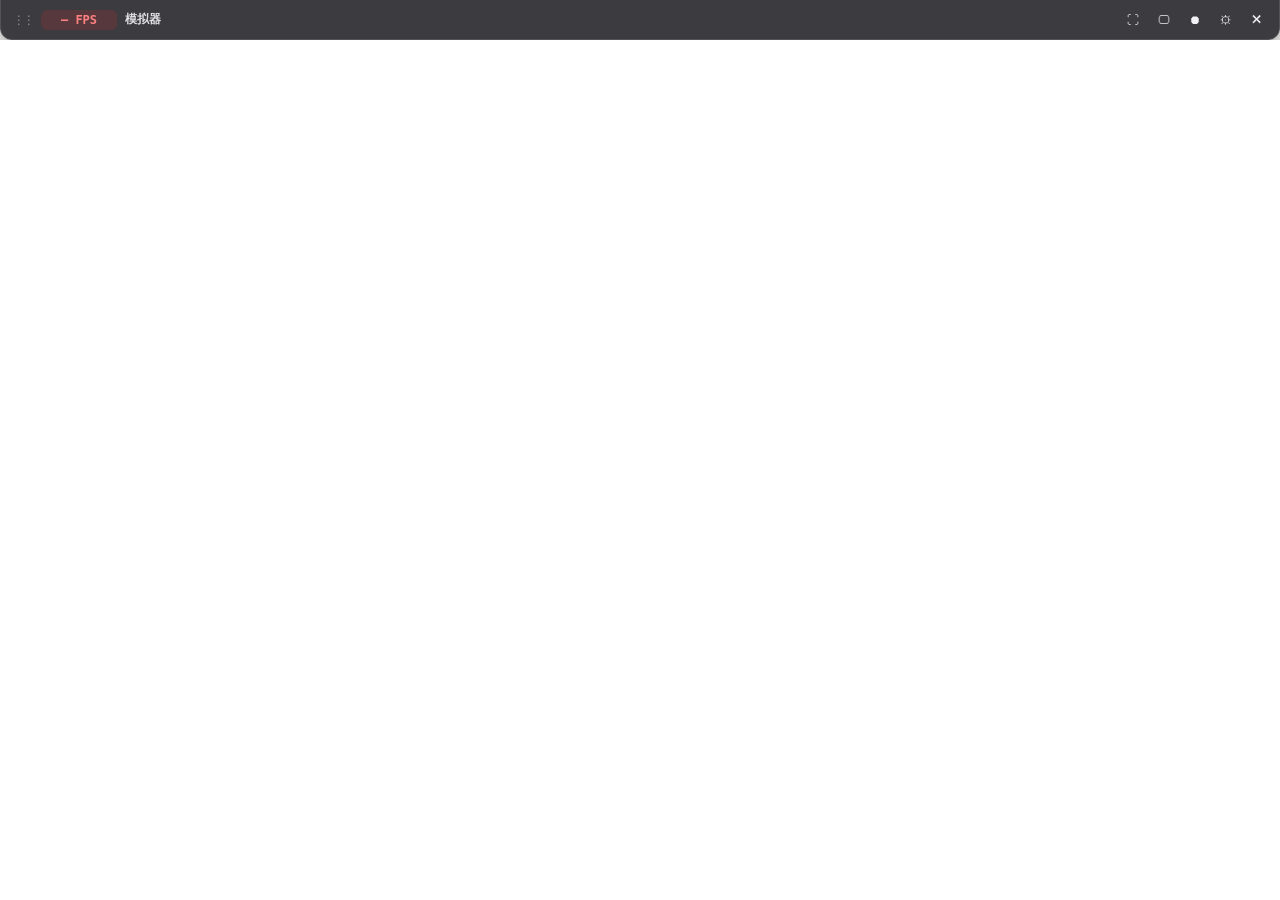
<file: VortexDL/src/emu-overlay.html>
<!DOCTYPE html>
<html lang="zh-CN">
<head>
<meta charset="UTF-8">
<title>漩涡模拟器 · 功能条</title>
<link rel="stylesheet" href="emu-overlay.css">
</head>
<body>
<!-- 一条细长的悬浮控制条：默认只有一个把手 + 实时读数，
     鼠标移上去才展开按钮，不遮挡游戏画面 -->
<div id="bar">
  <span class="ov-drag" id="ov-drag" title="拖动">⋮⋮</span>
  <span class="ov-live" id="ov-live">— FPS</span>
  <span class="ov-title" id="ov-title">模拟器</span>
  <div class="emu-actions">
    <button id="ov-max" title="最大化">⛶</button>
    <button id="ov-full" title="全屏">🖵</button>
    <button id="ov-record" title="开始/停止帧率记录">⏺</button>
    <button id="ov-settings" title="设置">⚙</button>
    <button id="ov-close" class="danger" title="关闭游戏">✕</button>
  </div>
</div>

<div id="panel" hidden>
  <div class="panel-tabs">
    <button class="ptab active" data-tab="perf">性能</button>
    <button class="ptab" data-tab="emu">模拟器</button>
    <button class="ptab" data-tab="input">输入</button>
    <button class="ptab" data-tab="fps">帧率记录</button>
  </div>

  <!-- 性能 -->
  <div class="ppanel active" data-panel="perf">
    <div class="metric-grid">
      <div class="metric"><div class="m-label">帧率</div><div class="m-val" id="m-fps">—</div></div>
      <div class="metric"><div class="m-label">帧时间</div><div class="m-val" id="m-ft">—</div></div>
      <div class="metric"><div class="m-label">CPU</div><div class="m-val" id="m-cpu">—</div></div>
      <div class="metric"><div class="m-label">GPU</div><div class="m-val" id="m-gpu">—</div></div>
      <div class="metric"><div class="m-label">内存</div><div class="m-val" id="m-ram">—</div></div>
      <div class="metric"><div class="m-label">游戏进程</div><div class="m-val" id="m-proc">—</div></div>
    </div>
    <div class="cores-wrap">
      <div class="cores-head">CPU 各核心</div>
      <div class="cores" id="m-cores"></div>
    </div>
    <div class="panel-note" id="fps-note"></div>
  </div>

  <!-- 模拟器 -->
  <div class="ppanel" data-panel="emu">
    <div class="panel-row"><label>主机语言</label><span class="ro">简体中文（游戏内文字）</span></div>
    <div class="panel-row"><label>画质预设</label>
      <button id="btn-preset">重新应用中文/画质预设</button></div>
    <div class="panel-row"><label>模拟器密钥</label>
      <span id="emu-keys-state" class="ro">检查中…</span>
      <button id="btn-keys">导入密钥</button></div>
    <div class="panel-row"><label>游戏目录</label>
      <button id="btn-folder">打开</button></div>
    <div class="panel-row"><label>模拟器目录</label>
      <button id="btn-emu-folder">打开</button></div>
    <div class="panel-row"><label>使用说明</label>
      <button id="btn-guide">打开</button></div>
    <div class="panel-row"><label>重装模拟器</label>
      <button id="btn-install">从安装包重新释出</button></div>
    <div class="panel-row"><label>刷新游戏列表</label>
      <button id="btn-refresh">刷新</button></div>
  </div>

  <!-- 输入 -->
  <div class="ppanel" data-panel="input">
    <div class="panel-row"><label>输入设备</label><span id="set-source" class="ro">-</span></div>
    <div class="panel-row"><label>手柄震动</label><input type="checkbox" id="set-rumble"></div>
    <div class="panel-row"><label>显示按键提示</label><input type="checkbox" id="set-hint"></div>
    <div class="panel-row"><label>自动隐藏功能条</label><input type="checkbox" id="set-hide"></div>
    <div class="panel-row"><label>背景透明度</label>
      <input type="range" id="set-alpha" min="0.25" max="1" step="0.05"><span id="set-alpha-v"></span></div>
    <div class="panel-row">
      <button id="set-binds">重新绑定键位</button>
      <button id="set-reset">恢复默认键位</button>
    </div>
    <div id="binds-list" class="binds" hidden></div>
  </div>

  <!-- 帧率记录 -->
  <div class="ppanel" data-panel="fps">
    <div class="panel-row"><label>记录模式</label>
      <select id="fps-mode">
        <option value="off">关闭</option>
        <option value="inline">游戏内（只在游戏前台时记录）</option>
        <option value="global">全局（一直记录）</option>
      </select></div>
    <div class="panel-row"><label>游戏内采样间隔</label>
      <input type="range" id="fps-inline" min="200" max="2000" step="100"><span id="fps-inline-v"></span></div>
    <div class="panel-row"><label>全局采样间隔</label>
      <input type="range" id="fps-global" min="500" max="5000" step="100"><span id="fps-global-v"></span></div>
    <div class="panel-row"><label>记录每核占用</label><input type="checkbox" id="fps-percore"></div>
    <div class="panel-row"><label>当前状态</label><span id="fps-state" class="ro">未在记录</span></div>
    <div class="panel-row">
      <button id="fps-toggle">开始记录</button>
      <button id="fps-open">打开记录列表</button>
    </div>
  </div>
</div>
<script src="emu-overlay.js"></script>
</body>
</html>
</file>
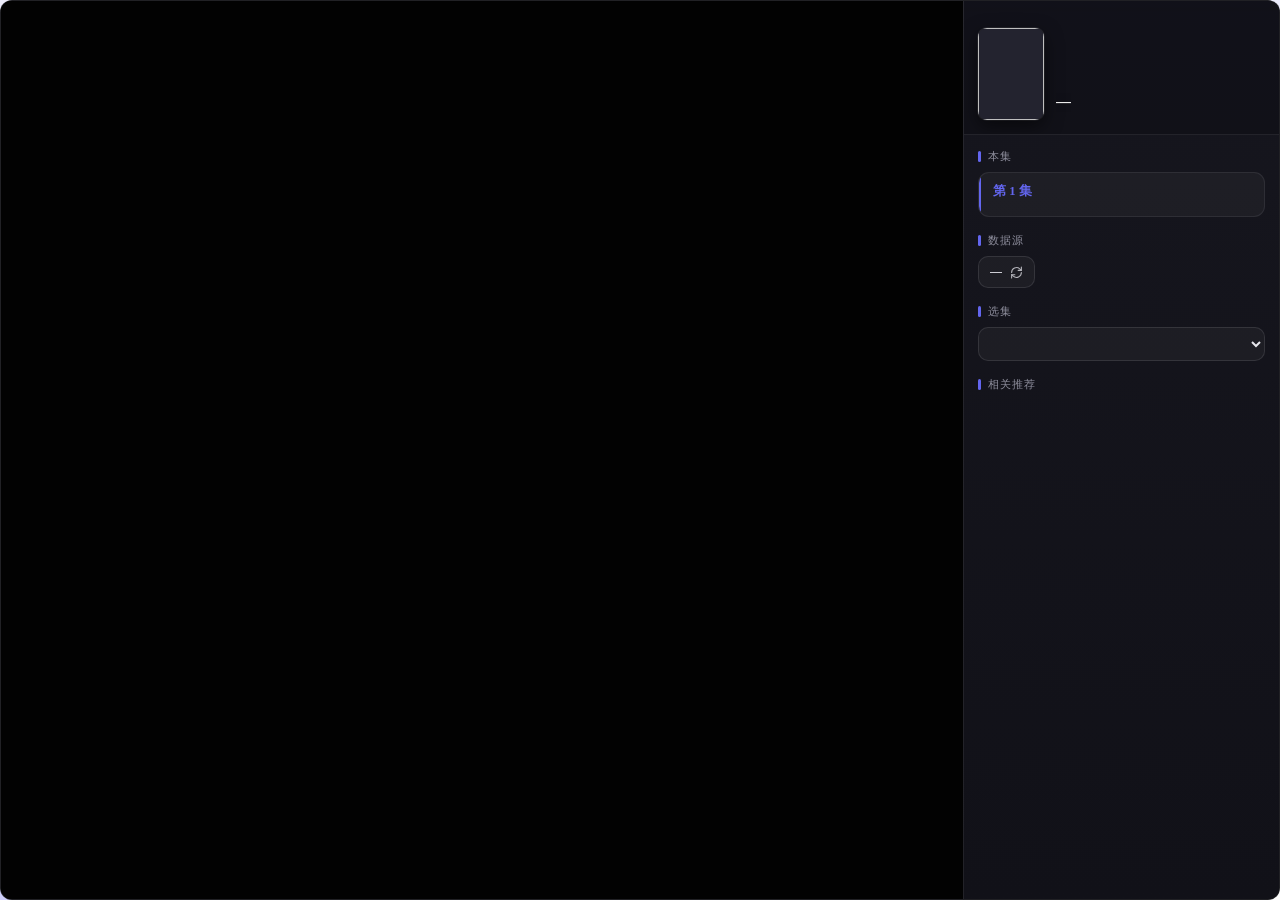
<file: VortexDL/src/player.html>
<!DOCTYPE html>
<html lang="zh-CN">
<head>
<meta charset="utf-8">
<meta name="viewport" content="width=device-width, initial-scale=1">
<title>VortexDL 播放器 Player</title>
<link rel="stylesheet" href="styles.css">
<style>
    /* ============================================================
       独立播放窗口：无边框 + 透明，所有控件都浮在画面上、鼠标悬停才显形
       ============================================================ */
    html, body { height: 100%; margin: 0; background: transparent; overflow: hidden; }
    body.pl-window {
        color: var(--theme-text-primary, #e8e8ee);
        font-family: inherit;
        user-select: none;
    }
    .pl-root {
        position: fixed;
        inset: 0;
        display: flex;
        border-radius: 12px;
        overflow: hidden;
        background: #0a0a0e;
        border: 1px solid rgba(255, 255, 255, .09);
        box-sizing: border-box;
    }
    .pl-stage { flex: 1 1 auto; min-width: 0; display: flex; background: #000; }
    .pl-video-box { flex: 1 1 auto; min-width: 0; position: relative; display: flex; background: #000; }
    /* ★ video 必须绝对定位：它是有固有尺寸的替换元素，留在 flex 流里会用自己的
       固有宽度（比如 1920）把容器撑爆，右侧面板就被顶到窗口外只剩一条缝。
       绝对定位后它不参与 flex 尺寸计算。 */
    .pl-video-box video {
        position: absolute;
        inset: 0;
        width: 100%;
        height: 100%;
        min-width: 0;
        background: #000;
        display: block;
    }
    /* ★ 画布不能写死 inset:0 + 100%：那样它会把画面拉满整个盒子，而 <video> 是
       object-fit:contain（留黑边）—— 两边几何不一致，一开超分画面就被纵向拉伸。
       改成居中，尺寸由 anime4k.js 按源宽高比算好（见 _syncCanvasCss）。 */
    .pl-canvas {
        position: absolute; left: 50%; top: 50%; transform: translate(-50%, -50%);
        background: #000; z-index: 2; display: block;
    }
    .pl-canvas[hidden] { display: none; }

    /* ---------- 悬停才显形的浮层 ---------- */
    .pl-chrome {
        position: absolute;
        left: 0; right: 0;
        z-index: 5;
        display: flex;
        align-items: center;
        opacity: 0;
        pointer-events: none;
        transition: opacity .22s ease;
    }
    /* ★ 鼠标动一下（或悬停在窗口上）就显形，静止 2.6 秒淡出。
       隐藏时 pointer-events:none，点击会穿透到视频，不会误触按钮。 */
    .pl-root.awake .pl-chrome { opacity: 1; pointer-events: auto; }

    .pl-top {
        top: 0;
        gap: 10px;
        padding: 10px 12px 26px;
        background: linear-gradient(180deg, rgba(0, 0, 0, .72), rgba(0, 0, 0, 0));
    }
    .pl-win-title {
        flex: 1;
        min-width: 0;
        font-size: 12.5px;
        color: #e9e9f2;
        text-shadow: 0 1px 4px rgba(0, 0, 0, .8);
        white-space: nowrap;
        overflow: hidden;
        text-overflow: ellipsis;
        padding-left: 2px;
    }
    .pl-top-right { display: flex; align-items: center; gap: 6px; flex: none; }

    /* 胶囊按钮（超分 / 超帧） */
    .pl-pill {
        flex: none;
        padding: 4px 10px;
        border-radius: 999px;
        font-size: 11.5px;
        line-height: 1.5;
        cursor: pointer;
        color: #e9e9f2;
        background: rgba(255, 255, 255, .1);
        border: 1px solid rgba(255, 255, 255, .16);
        backdrop-filter: blur(6px);
        transition: background .18s, border-color .18s, color .18s;
    }
    .pl-pill:hover { background: rgba(255, 255, 255, .2); }
    .pl-pill.on {
        color: #fff;
        background: var(--theme-primary, #7c5cff);
        border-color: var(--theme-primary, #7c5cff);
    }

    /* 方形图标按钮（面板 / 最小化 / 最大化 / 关闭） */
    .pl-icon {
        flex: none;
        width: 30px; height: 26px;
        display: inline-flex; align-items: center; justify-content: center;
        border-radius: 7px;
        cursor: pointer;
        color: #e9e9f2;
        background: rgba(255, 255, 255, .08);
        border: 1px solid rgba(255, 255, 255, .14);
        backdrop-filter: blur(6px);
        transition: background .18s, color .18s;
    }
    .pl-icon:hover { background: rgba(255, 255, 255, .22); }
    .pl-icon.pl-close:hover { background: #e5484d; border-color: #e5484d; color: #fff; }
    .pl-icon svg { width: 13px; height: 13px; }

    .pl-bottom {
        bottom: 0;
        gap: 10px;
        padding: 26px 14px 10px;
        background: linear-gradient(0deg, rgba(0, 0, 0, .78), rgba(0, 0, 0, 0));
    }
    .pl-bottom .pl-icon { width: 32px; height: 30px; background: transparent; border-color: transparent; backdrop-filter: none; }
    .pl-bottom .pl-icon:hover { background: rgba(255, 255, 255, .16); }
    .pl-bottom .pl-icon svg { width: 17px; height: 17px; }
    .pl-time {
        flex: none; min-width: 86px;
        font-size: 11.5px; font-variant-numeric: tabular-nums;
        color: #e6e6ef; text-shadow: 0 1px 4px rgba(0, 0, 0, .8);
    }
    /* ★ 命中区 16px、视觉轨道仍是 4px：原来 input 只有 4px 高，
       鼠标稍偏一点就点不中（用户报「拖进度条有时没反应」）。
       range 的轨道/滑块要用伪元素画，才能做到「看着细、点着宽」。 */
    .pl-seek {
        flex: 1; min-width: 60px; height: 16px;
        -webkit-appearance: none; appearance: none;
        background: transparent; outline: none; cursor: pointer;
    }
    .pl-seek::-webkit-slider-runnable-track {
        height: 4px; border-radius: 3px; background: rgba(255, 255, 255, .26);
    }
    .pl-seek::-webkit-slider-thumb {
        -webkit-appearance: none; appearance: none;
        width: 12px; height: 12px; border-radius: 50%;
        margin-top: -4px;   /* 12px 滑块在 4px 轨道上居中 */
        background: var(--theme-primary, #7c5cff); border: none;
        box-shadow: 0 1px 4px rgba(0, 0, 0, .6);
    }
    .pl-fps {
        flex: none; min-width: 46px; text-align: right;
        font-size: 11px; color: #d8d8e4; text-shadow: 0 1px 4px rgba(0, 0, 0, .8);
    }

    .pl-status {
        position: absolute;
        left: 14px; right: 14px; bottom: 56px;
        z-index: 4;
        font-size: 12px;
        color: #e2e2ec;
        text-shadow: 0 1px 4px rgba(0, 0, 0, .95);
        pointer-events: none;
    }
    .pl-status.is-err { color: #ff9a9a; }

    /* ============================================================
       右侧面板（可整块收起）
       ------------------------------------------------------------
       ★ 这个面板固定深色，不跟主题走：浅色主题下 --theme-text-primary 是深色，
         配深色底会完全看不见字（实测踩过）。只借主题主色做点缀。
       ============================================================ */
    .pl-side {
        flex: 0 0 316px;
        max-width: 316px;
        display: flex;
        flex-direction: column;
        background: linear-gradient(180deg, #15151d 0%, #101017 100%);
        border-left: 1px solid rgba(255, 255, 255, .07);
        overflow: hidden;
    }
    .pl-root.no-panel .pl-side { display: none; }

    /* ---------- 头图：封面模糊做底 + 小海报 + 标题 ---------- */
    .pl-hero {
        position: relative;
        flex: none;
        min-height: 134px;
        padding: 14px;
        display: flex;
        gap: 12px;
        align-items: flex-end;
        overflow: hidden;
        border-bottom: 1px solid rgba(255, 255, 255, .06);
    }
    /* 用同一张封面放大模糊当底色，颜色自然过渡进面板 */
    .pl-hero-bg {
        position: absolute; inset: -20%;
        background: #1a1a24 center/cover no-repeat;
        filter: blur(24px) saturate(1.4) brightness(.62);
        transform: scale(1.25);
        z-index: 0;
    }
    .pl-hero::after {
        content: '';
        position: absolute; inset: 0; z-index: 1;
        background: linear-gradient(180deg, rgba(16, 16, 23, .30) 0%, rgba(16, 16, 23, .74) 62%, #101017 100%);
    }
    .pl-hero-poster {
        position: relative; z-index: 2;
        width: 66px; height: 92px; flex: none;
        object-fit: cover; border-radius: 9px;
        background: #22222e;
        box-shadow: 0 6px 18px rgba(0, 0, 0, .55), 0 0 0 1px rgba(255, 255, 255, .09);
    }
    .pl-hero-text { position: relative; z-index: 2; min-width: 0; padding-bottom: 3px; }
    .pl-hero-title {
        font-size: 15px; font-weight: 700; line-height: 1.32; color: #fff;
        text-shadow: 0 1px 8px rgba(0, 0, 0, .7);
        display: -webkit-box; -webkit-line-clamp: 3; -webkit-box-orient: vertical; overflow: hidden;
    }
    .pl-hero-sub {
        margin-top: 5px; font-size: 11.5px; line-height: 1.5;
        color: rgba(255, 255, 255, .72);
        display: -webkit-box; -webkit-line-clamp: 3; -webkit-box-orient: vertical; overflow: hidden;
    }
    /* 没封面时：只留渐变底，整体矮一点 */
    .pl-hero.no-cover { min-height: 96px; align-items: center; }
    .pl-hero.no-cover .pl-hero-bg { background-image: none; }
    .pl-hero.no-cover .pl-hero-poster { display: none; }

    .pl-side-body {
        flex: 1;
        min-height: 0;
        overflow-y: auto;
        padding: 14px 14px 20px;
        display: flex;
        flex-direction: column;
        gap: 16px;
        scrollbar-width: thin;
    }
    .pl-side-body::-webkit-scrollbar { width: 8px; }
    .pl-side-body::-webkit-scrollbar-track { background: transparent; }
    .pl-side-body::-webkit-scrollbar-thumb {
        background: rgba(255, 255, 255, .14);
        border-radius: 4px;
    }
    .pl-side-body::-webkit-scrollbar-thumb:hover { background: var(--theme-primary, #7c5cff); }

    /* 小节标题：左侧一根主题色小竖条 */
    .pl-sec-label {
        display: flex; align-items: center; gap: 7px;
        font-size: 11px;
        letter-spacing: .08em;
        color: #8f8f9e;
        margin-bottom: 8px;
    }
    .pl-sec-label::before {
        content: '';
        width: 3px; height: 11px; border-radius: 2px;
        background: var(--theme-primary, #7c5cff);
        flex: none;
    }
    .pl-sec-count { margin-left: auto; letter-spacing: 0; color: #6f6f7e; }

    /* 本集：卡片 + 主题色左侧描边 */
    .pl-ep-card {
        position: relative;
        padding: 10px 12px 10px 14px;
        border-radius: 11px;
        background: rgba(255, 255, 255, .04);
        border: 1px solid rgba(255, 255, 255, .075);
        overflow: hidden;
    }
    .pl-ep-card::before {
        content: '';
        position: absolute; left: 0; top: 0; bottom: 0; width: 2px;
        background: var(--theme-primary, #7c5cff);
    }
    .pl-ep-no {
        font-size: 12.5px;
        font-weight: 600;
        color: var(--theme-primary, #7c5cff);
    }
    .pl-ep-desc {
        margin-top: 6px;
        font-size: 12px;
        line-height: 1.7;
        color: #9a9aa8;
        display: -webkit-box;
        -webkit-line-clamp: 5;
        -webkit-box-orient: vertical;
        overflow: hidden;
    }

    .pl-row { display: flex; align-items: center; gap: 8px; }
    .pl-src-btn {
        flex: 1;
        display: inline-flex; align-items: center; justify-content: space-between; gap: 8px;
        background: rgba(255, 255, 255, .04);
        color: #e8e8ee;
        border: 1px solid rgba(255, 255, 255, .1);
        border-radius: 10px;
        padding: 8px 11px; font-size: 12px; cursor: pointer;
        transition: border-color .18s, background .18s;
    }
    .pl-src-btn:hover {
        border-color: var(--theme-primary, #7c5cff);
        background: rgba(124, 92, 255, .12);
    }
    .pl-src-btn svg { width: 13px; height: 13px; opacity: .75; flex: none; }
    .pl-src-name {
        min-width: 0; overflow: hidden; text-overflow: ellipsis; white-space: nowrap;
    }
    .pl-select {
        flex: 1;
        background: rgba(255, 255, 255, .04);
        color: #e8e8ee;
        border: 1px solid rgba(255, 255, 255, .1);
        border-radius: 10px;
        padding: 8px; font-size: 12px; cursor: pointer;
    }
    .pl-select:focus { outline: none; border-color: var(--theme-primary, #7c5cff); }

    /* 相关推荐：海报 + 标题 + 简介，悬停浮起并显示播放角标 */
    .pl-rel-list { display: flex; flex-direction: column; gap: 8px; }
    .pl-rel-item {
        display: flex; gap: 10px;
        padding: 6px;
        border-radius: 10px;
        cursor: pointer;
        border: 1px solid transparent;
        transition: background .16s, border-color .16s, transform .16s;
    }
    .pl-rel-item:hover {
        background: rgba(255, 255, 255, .055);
        border-color: rgba(255, 255, 255, .16);
        transform: translateX(3px);
    }
    .pl-rel-thumb {
        position: relative; flex: none;
        width: 56px; height: 76px;
        border-radius: 8px; overflow: hidden;
        background: #1e1e29;
    }
    .pl-rel-thumb img { width: 100%; height: 100%; object-fit: cover; display: block; }
    .pl-rel-item:hover .pl-rel-thumb::after {
        content: '▶';
        position: absolute; inset: 0;
        display: flex; align-items: center; justify-content: center;
        background: rgba(0, 0, 0, .42);
        color: #fff; font-size: 15px;
    }
    .pl-rel-info { min-width: 0; align-self: center; }
    .pl-rel-name {
        font-size: 12.5px; line-height: 1.45;
        color: #e8e8ee;
        display: -webkit-box; -webkit-line-clamp: 2; -webkit-box-orient: vertical; overflow: hidden;
    }
    .pl-rel-desc {
        margin-top: 4px; font-size: 11px; line-height: 1.4; color: #7f7f8e;
        display: -webkit-box; -webkit-line-clamp: 2; -webkit-box-orient: vertical; overflow: hidden;
    }
    .pl-empty {
        padding: 16px; text-align: center; font-size: 12px; color: #6f6f7e;
        border: 1px dashed rgba(255, 255, 255, .1);
        border-radius: 10px;
    }
</style>
</head>
<body class="pl-window">
<div class="pl-root" id="pl-root">
    <div class="pl-stage">
        <div class="pl-video-box">
            <video id="pl-video" playsinline></video>
            <canvas id="pl-canvas" class="pl-canvas" hidden></canvas>

            <!-- 顶部浮层：拖拽 + 右上角按钮组 -->
            <div class="pl-chrome pl-top" data-tauri-drag-region>
                <span class="pl-win-title" id="pl-win-title" data-tauri-drag-region></span>
                <div class="pl-top-right">
                <button class="pl-icon" id="pl-main-btn" title="回到主界面">
                    <svg viewBox="0 0 24 24" fill="none" stroke="currentColor" stroke-width="2"
                         stroke-linecap="round" stroke-linejoin="round">
                        <path d="M3 10.5 12 3l9 7.5"/><path d="M5 9.5V21h14V9.5"/>
                    </svg>
                </button>
                    <button class="pl-pill" id="pl-sr-btn" title="实时超分（Anime4K，点一下切档）">超分·关</button>
                    <button class="pl-pill" id="pl-interp-btn" title="实时超帧（帧插值，点一下开关）">超帧·关</button>
                    <button class="pl-icon" id="pl-panel-btn" title="显示 / 隐藏右侧面板">
                        <svg viewBox="0 0 24 24" fill="none" stroke="currentColor" stroke-width="2" stroke-linecap="round" stroke-linejoin="round"><rect x="3" y="4" width="18" height="16" rx="2"/><line x1="15" y1="4" x2="15" y2="20"/></svg>
                    </button>
                    <button class="pl-icon" id="pl-min" title="最小化">
                        <svg viewBox="0 0 24 24" fill="none" stroke="currentColor" stroke-width="2" stroke-linecap="round"><line x1="5" y1="12" x2="19" y2="12"/></svg>
                    </button>
                    <button class="pl-icon" id="pl-max" title="最大化 / 还原">
                        <svg viewBox="0 0 24 24" fill="none" stroke="currentColor" stroke-width="2" stroke-linecap="round" stroke-linejoin="round"><rect x="5" y="5" width="14" height="14" rx="1.5"/></svg>
                    </button>
                    <button class="pl-icon pl-close" id="pl-close" title="关闭">
                        <svg viewBox="0 0 24 24" fill="none" stroke="currentColor" stroke-width="2" stroke-linecap="round"><line x1="6" y1="6" x2="18" y2="18"/><line x1="18" y1="6" x2="6" y2="18"/></svg>
                    </button>
                </div>
            </div>

            <!-- 底部浮层：播放控件 -->
            <div class="pl-chrome pl-bottom">
                <button class="pl-icon" id="pl-toggle" title="播放 / 暂停">
                    <svg id="pl-toggle-icon" viewBox="0 0 24 24" fill="currentColor" stroke="none"><polygon points="6 4 20 12 6 20"/></svg>
                </button>
                <span class="pl-time" id="pl-time">0:00 / 0:00</span>
                <input type="range" class="pl-seek" id="pl-seek" min="0" max="1000" value="0" step="1" title="拖动跳转">
                <button class="pl-icon" id="pl-mute" title="静音">
                    <svg id="pl-mute-icon" viewBox="0 0 24 24" fill="none" stroke="currentColor" stroke-width="1.8" stroke-linecap="round" stroke-linejoin="round"><polygon points="11 5 6 9 2 9 2 15 6 15 11 19"/><path d="M15.5 8.5a5 5 0 0 1 0 7"/><path d="M18.5 5.5a9 9 0 0 1 0 13"/></svg>
                </button>
                <span class="pl-fps" id="pl-fps"></span>
            </div>

            <div class="pl-status" id="pl-status"></div>
        </div>
    </div>

    <aside class="pl-side">
        <div class="pl-hero" id="pl-hero">
            <div class="pl-hero-bg" id="pl-hero-bg"></div>
            <img class="pl-hero-poster" id="pl-hero-img" alt="" referrerpolicy="no-referrer">
            <div class="pl-hero-text">
                <div class="pl-hero-title" id="pl-hero-title">—</div>
                <div class="pl-hero-sub" id="pl-hero-sub"></div>
            </div>
        </div>
        <div class="pl-side-body">
            <div>
                <div class="pl-sec-label">本集</div>
                <div class="pl-ep-card">
                    <div class="pl-ep-no" id="pl-ep-no">第 1 集</div>
                    <div class="pl-ep-desc" id="pl-ep-desc"></div>
                </div>
            </div>
            <div>
                <div class="pl-sec-label">数据源</div>
                <button class="pl-src-btn" id="pl-src-btn" title="点击更换数据源">
                    <span class="pl-src-name" id="pl-src-name">—</span>
                    <svg viewBox="0 0 24 24" fill="none" stroke="currentColor" stroke-width="2" stroke-linecap="round" stroke-linejoin="round"><path d="M21 2v6h-6"/><path d="M3 12a9 9 0 0 1 15-6.7L21 8"/><path d="M3 22v-6h6"/><path d="M21 12a9 9 0 0 1-15 6.7L3 16"/></svg>
                </button>
            </div>
            <div>
                <div class="pl-sec-label">选集</div>
                <div class="pl-row">
                    <select class="pl-select" id="pl-ep-select"></select>
                </div>
            </div>
            <div>
                <div class="pl-sec-label">相关推荐<span class="pl-sec-count" id="pl-rel-count"></span></div>
                <div class="pl-rel-list" id="pl-rel-list"></div>
            </div>
        </div>
    </aside>
</div>
<script src="vendor/hls.min.js"></script>
<script src="anime4k.js"></script>
<script src="player.js"></script>
</body>
</html>
</file>
<file: VortexDL/src/styles.css>
/* VortexDL - 液态玻璃主题 */

/* ============================================================
   主题变量系统 (默认紫色)
   ============================================================ */
:root {
    /* 默认主题 - 紫色 */
    --theme-primary: #6366f1;
    --theme-primary-hover: #4f46e5;
    --theme-primary-light: #818cf8;
    --theme-accent: #8b5cf6;
    /* ★ 前景用强调色 (图标/小字): 由生成器保证与主题背景对比度 >= 3.0。
       别拿 --theme-accent 当浅色底上的文字/图标色 —— 它是给渐变当高光用的，
       在 37/77 个主题里和背景几乎同亮度 (实测最惨 1.03)，会"看着图标消失了"。 */
    --theme-accent-text: #7c3aed;
    /* ★ 主色背景上的文字色 (由生成器按对比度计算, 见 --theme-on-primary 说明) */
    --theme-on-primary: #ffffff;
    --theme-bg-start: #dbeafe;
    --theme-bg-mid1: #bfdbfe;
    --theme-bg-mid2: #c7d2fe;
    --theme-bg-mid3: #ddd6fe;
    --theme-bg-mid4: #ede9fe;
    --theme-bg-end: #fce7f3;
    --theme-glow: rgba(99, 102, 241, 0.2);
    --theme-glow-strong: rgba(99, 102, 241, 0.4);
    --theme-logo-gradient: linear-gradient(135deg, #6366f1, #8b5cf6);
    --theme-nav-active: linear-gradient(135deg, #6366f1, #8b5cf6);
    --theme-card-shadow: rgba(99, 102, 241, 0.2);
    --theme-card-shadow-hover: rgba(99, 102, 241, 0.3);
    /* 文字颜色变量 (浅色主题默认, 保证在彩色渐变背景上对比度 >= 4.5:1) */
    --theme-text-primary: #111827;
    --theme-text-secondary: #1f2937;
    --theme-text-muted: #374151;
    --theme-card-bg: rgba(255, 255, 255, 0.15);
    --theme-card-border: rgba(255, 255, 255, 0.35);
    --theme-sidebar-bg: rgba(255, 255, 255, 0.18);
    /* 背景色变量 */
    --theme-surface: #f3f4f6;
    --theme-surface-alt: #ffffff;
    --theme-highlight-bg: rgba(99, 102, 241, 0.1);
    /* 交互态 / 液态玻璃 (由主题主色派生, 见文件末尾 @supports 自动随主题变化) */
    --theme-card-bg-hover: rgba(99, 102, 241, 0.12);
    --theme-card-bg-active: rgba(99, 102, 241, 0.18);
    /* ★ 下拉框底色改为**由主题自身背景派生** (2026-10-03)。
       原来固定用白色基底 (rgba(255,255,255,...)) → 深色主题下变成
       "近白底 + 浅色字"看不清; 而深色覆盖只显式列了 7 个主题
       (midnight/galaxy/obsidian/dracula/nord/ember/matrix),
       另外 34 个主题全部中招 —— 用户换主题后就抱怨"下拉框太亮、字看不清"。
       改用 --theme-bg-start/--theme-bg-end: 它们本身就是各主题的底色
       (浅色主题是浅色、深色主题是深色), 于是自动适配全部 41 个主题,
       不再需要维护"哪些主题算深色"的名单。 */
    --theme-glass-trigger-start: var(--theme-bg-start);
    --theme-glass-trigger-end: var(--theme-bg-mid1);
    --theme-glass-menu-start: var(--theme-bg-start);
    --theme-glass-menu-end: var(--theme-bg-end);
    /* 下拉框 (vx-select) 的文字与内高光 —— 跟随主题前景色 */
    --vx-text: var(--theme-text-primary);
    --vx-inset-hi: rgba(255, 255, 255, 0.75);
    --vx-inset-hi-soft: rgba(255, 255, 255, 0.12);
    --vx-menu-inset-hi: rgba(255, 255, 255, 0.85);
}

/* 主题 - 紫色 (默认) */
[data-theme="purple"] {
    --theme-primary: #585aee;
    --theme-primary-hover: #3336eb;
    --theme-primary-light: #787af2;
    --theme-accent: #8d63ee;
    /* 前景用强调色 (图标/小字): 已保证与主题背景对比度 >= 3.0 */
    --theme-accent-text: #7847eb;
    --theme-bg-start: #dfecfc;
    --theme-bg-mid1: #c6c9fa;
    --theme-bg-mid2: #ddcefb;
    --theme-bg-mid3: #f2dbfc;
    --theme-bg-mid4: #fde7fb;
    --theme-bg-end: #fde7f3;
    --theme-glow: rgba(88, 90, 238, 0.2);
    --theme-glow-strong: rgba(88, 90, 238, 0.4);
    --theme-logo-gradient: linear-gradient(135deg, #585aee, #8d63ee);
    --theme-nav-active: linear-gradient(135deg, #585aee, #8d63ee);
    --theme-on-primary: #ffffff;
    --theme-card-shadow: rgba(88, 90, 238, 0.2);
    --theme-card-shadow-hover: rgba(88, 90, 238, 0.3);
    --theme-card-bg: rgba(88, 90, 238, 0.08);
    --theme-card-border: rgba(88, 90, 238, 0.2);
    --theme-sidebar-bg: rgba(88, 90, 238, 0.12);
    --theme-surface: rgba(88, 90, 238, 0.08);
    --theme-surface-alt: rgba(255, 255, 255, 0.9);
    --theme-highlight-bg: rgba(88, 90, 238, 0.15);
    --theme-card-bg-hover: rgba(88, 90, 238, 0.14);
    --theme-card-bg-active: rgba(88, 90, 238, 0.22);
}

/* 主题 - 紫罗兰 */
[data-theme="violet"] {
    --theme-primary: #9458ee;
    --theme-primary-hover: #7c33eb;
    --theme-primary-light: #a978f2;
    --theme-accent: #c963ee;
    /* 前景用强调色 (图标/小字): 已保证与主题背景对比度 >= 3.0 */
    --theme-accent-text: #b11ee6;
    --theme-bg-start: #e1dffc;
    --theme-bg-mid1: #d4c6fa;
    --theme-bg-mid2: #e3cefb;
    --theme-bg-mid3: #f0dbfc;
    --theme-bg-mid4: #f9e7fd;
    --theme-bg-end: #fde7fd;
    --theme-glow: rgba(148, 88, 238, 0.2);
    --theme-glow-strong: rgba(148, 88, 238, 0.4);
    --theme-logo-gradient: linear-gradient(135deg, #9458ee, #c963ee);
    --theme-nav-active: linear-gradient(135deg, #9458ee, #c963ee);
    --theme-on-primary: #ffffff;
    --theme-card-shadow: rgba(148, 88, 238, 0.2);
    --theme-card-shadow-hover: rgba(148, 88, 238, 0.3);
    --theme-card-bg: rgba(148, 88, 238, 0.08);
    --theme-card-border: rgba(148, 88, 238, 0.2);
    --theme-sidebar-bg: rgba(148, 88, 238, 0.12);
    --theme-surface: rgba(148, 88, 238, 0.08);
    --theme-surface-alt: rgba(255, 255, 255, 0.9);
    --theme-highlight-bg: rgba(148, 88, 238, 0.15);
    --theme-card-bg-hover: rgba(148, 88, 238, 0.14);
    --theme-card-bg-active: rgba(148, 88, 238, 0.22);
}

/* 主题 - 丁香紫 */
[data-theme="lilac"] {
    --theme-primary: #b758ee;
    --theme-primary-hover: #a733eb;
    --theme-primary-light: #c578f2;
    --theme-accent: #e963ee;
    /* 前景用强调色 (图标/小字): 已保证与主题背景对比度 >= 3.0 */
    --theme-accent-text: #c817cf;
    --theme-bg-start: #eadffc;
    --theme-bg-mid1: #e3c6fa;
    --theme-bg-mid2: #efcefb;
    --theme-bg-mid3: #f9dbfc;
    --theme-bg-mid4: #fde7fb;
    --theme-bg-end: #fde7f8;
    --theme-glow: rgba(183, 88, 238, 0.2);
    --theme-glow-strong: rgba(183, 88, 238, 0.4);
    --theme-logo-gradient: linear-gradient(135deg, #b758ee, #e963ee);
    --theme-nav-active: linear-gradient(135deg, #b758ee, #e963ee);
    --theme-on-primary: #111827;
    --theme-card-shadow: rgba(183, 88, 238, 0.2);
    --theme-card-shadow-hover: rgba(183, 88, 238, 0.3);
    --theme-card-bg: rgba(183, 88, 238, 0.08);
    --theme-card-border: rgba(183, 88, 238, 0.2);
    --theme-sidebar-bg: rgba(183, 88, 238, 0.12);
    --theme-surface: rgba(183, 88, 238, 0.08);
    --theme-surface-alt: rgba(255, 255, 255, 0.9);
    --theme-highlight-bg: rgba(183, 88, 238, 0.15);
    --theme-card-bg-hover: rgba(183, 88, 238, 0.14);
    --theme-card-bg-active: rgba(183, 88, 238, 0.22);
}

/* 主题 - 薰衣草 */
[data-theme="lavender"] {
    --theme-primary: #755ae2;
    --theme-primary-hover: #5838dc;
    --theme-primary-light: #8f79e7;
    --theme-accent: #b263ee;
    /* 前景用强调色 (图标/小字): 已保证与主题背景对比度 >= 3.0 */
    --theme-accent-text: #9d3ae9;
    --theme-bg-start: #dedff7;
    --theme-bg-mid1: #cbc5f1;
    --theme-bg-mid2: #d9cdf3;
    --theme-bg-mid3: #e8daf6;
    --theme-bg-mid4: #f3e6f9;
    --theme-bg-end: #f6e6f9;
    --theme-glow: rgba(117, 90, 226, 0.2);
    --theme-glow-strong: rgba(117, 90, 226, 0.4);
    --theme-logo-gradient: linear-gradient(135deg, #755ae2, #b263ee);
    --theme-nav-active: linear-gradient(135deg, #755ae2, #b263ee);
    --theme-on-primary: #ffffff;
    --theme-card-shadow: rgba(117, 90, 226, 0.2);
    --theme-card-shadow-hover: rgba(117, 90, 226, 0.3);
    --theme-card-bg: rgba(117, 90, 226, 0.08);
    --theme-card-border: rgba(117, 90, 226, 0.2);
    --theme-sidebar-bg: rgba(117, 90, 226, 0.12);
    --theme-surface: rgba(117, 90, 226, 0.08);
    --theme-surface-alt: rgba(255, 255, 255, 0.9);
    --theme-highlight-bg: rgba(117, 90, 226, 0.15);
    --theme-card-bg-hover: rgba(117, 90, 226, 0.14);
    --theme-card-bg-active: rgba(117, 90, 226, 0.22);
}

/* 主题 - 兰花 */
[data-theme="orchid"] {
    --theme-primary: #d058ee;
    --theme-primary-hover: #c633eb;
    --theme-primary-light: #d978f2;
    --theme-accent: #ee63d2;
    /* 前景用强调色 (图标/小字): 已保证与主题背景对比度 >= 3.0 */
    --theme-accent-text: #cf17aa;
    --theme-bg-start: #efdffc;
    --theme-bg-mid1: #ecc6fa;
    --theme-bg-mid2: #f7cefb;
    --theme-bg-mid3: #fcdbf8;
    --theme-bg-mid4: #fde7f6;
    --theme-bg-end: #fde7f2;
    --theme-glow: rgba(208, 88, 238, 0.2);
    --theme-glow-strong: rgba(208, 88, 238, 0.4);
    --theme-logo-gradient: linear-gradient(135deg, #d058ee, #ee63d2);
    --theme-nav-active: linear-gradient(135deg, #d058ee, #ee63d2);
    --theme-on-primary: #111827;
    --theme-card-shadow: rgba(208, 88, 238, 0.2);
    --theme-card-shadow-hover: rgba(208, 88, 238, 0.3);
    --theme-card-bg: rgba(208, 88, 238, 0.08);
    --theme-card-border: rgba(208, 88, 238, 0.2);
    --theme-sidebar-bg: rgba(208, 88, 238, 0.12);
    --theme-surface: rgba(208, 88, 238, 0.08);
    --theme-surface-alt: rgba(255, 255, 255, 0.9);
    --theme-highlight-bg: rgba(208, 88, 238, 0.15);
    --theme-card-bg-hover: rgba(208, 88, 238, 0.14);
    --theme-card-bg-active: rgba(208, 88, 238, 0.22);
}

/* 主题 - 葡萄紫 */
[data-theme="grape"] {
    --theme-primary: #8520e9;
    --theme-primary-hover: #7014cc;
    --theme-primary-light: #9641ec;
    --theme-accent: #d763ee;
    /* 前景用强调色 (图标/小字): 已保证与主题背景对比度 >= 3.0 */
    --theme-accent-text: #bc18dc;
    --theme-bg-start: #e5dffc;
    --theme-bg-mid1: #dbc6fa;
    --theme-bg-mid2: #e8cefb;
    --theme-bg-mid3: #f3dbfc;
    --theme-bg-mid4: #fbe7fd;
    --theme-bg-end: #fde7fb;
    --theme-glow: rgba(133, 32, 233, 0.2);
    --theme-glow-strong: rgba(133, 32, 233, 0.4);
    --theme-logo-gradient: linear-gradient(135deg, #8520e9, #d763ee);
    --theme-nav-active: linear-gradient(135deg, #8520e9, #d763ee);
    --theme-on-primary: #ffffff;
    --theme-card-shadow: rgba(133, 32, 233, 0.2);
    --theme-card-shadow-hover: rgba(133, 32, 233, 0.3);
    --theme-card-bg: rgba(133, 32, 233, 0.08);
    --theme-card-border: rgba(133, 32, 233, 0.2);
    --theme-sidebar-bg: rgba(133, 32, 233, 0.12);
    --theme-surface: rgba(133, 32, 233, 0.08);
    --theme-surface-alt: rgba(255, 255, 255, 0.9);
    --theme-highlight-bg: rgba(133, 32, 233, 0.15);
    --theme-card-bg-hover: rgba(133, 32, 233, 0.14);
    --theme-card-bg-active: rgba(133, 32, 233, 0.22);
}

/* 主题 - 梅子 */
[data-theme="plum"] {
    --theme-primary: #ea2ada;
    --theme-primary-hover: #d515c5;
    --theme-primary-light: #ed4ae0;
    --theme-accent: #ee63b6;
    /* 前景用强调色 (图标/小字): 已保证与主题背景对比度 >= 3.0 */
    --theme-accent-text: #dc188e;
    --theme-bg-start: #f6dffc;
    --theme-bg-mid1: #f9c6fa;
    --theme-bg-mid2: #fbcef4;
    --theme-bg-mid3: #fcdbf1;
    --theme-bg-mid4: #fde7f2;
    --theme-bg-end: #fde7ee;
    --theme-glow: rgba(234, 42, 218, 0.2);
    --theme-glow-strong: rgba(234, 42, 218, 0.4);
    --theme-logo-gradient: linear-gradient(135deg, #ea2ada, #ee63b6);
    --theme-nav-active: linear-gradient(135deg, #ea2ada, #ee63b6);
    --theme-on-primary: #111827;
    --theme-card-shadow: rgba(234, 42, 218, 0.2);
    --theme-card-shadow-hover: rgba(234, 42, 218, 0.3);
    --theme-card-bg: rgba(234, 42, 218, 0.08);
    --theme-card-border: rgba(234, 42, 218, 0.2);
    --theme-sidebar-bg: rgba(234, 42, 218, 0.12);
    --theme-surface: rgba(234, 42, 218, 0.08);
    --theme-surface-alt: rgba(255, 255, 255, 0.9);
    --theme-highlight-bg: rgba(234, 42, 218, 0.15);
    --theme-card-bg-hover: rgba(234, 42, 218, 0.14);
    --theme-card-bg-active: rgba(234, 42, 218, 0.22);
}

/* 主题 - 品红 */
[data-theme="magenta"] {
    --theme-primary: #ee58b7;
    --theme-primary-hover: #eb33a7;
    --theme-primary-light: #f278c5;
    --theme-accent: #ee638d;
    /* 前景用强调色 (图标/小字): 已保证与主题背景对比度 >= 3.0 */
    --theme-accent-text: #e61e5a;
    --theme-bg-start: #fcdffa;
    --theme-bg-mid1: #fac6ee;
    --theme-bg-mid2: #fbcee9;
    --theme-bg-mid3: #fcdbea;
    --theme-bg-mid4: #fde7ee;
    --theme-bg-end: #fde7ea;
    --theme-glow: rgba(238, 88, 183, 0.2);
    --theme-glow-strong: rgba(238, 88, 183, 0.4);
    --theme-logo-gradient: linear-gradient(135deg, #ee58b7, #ee638d);
    --theme-nav-active: linear-gradient(135deg, #ee58b7, #ee638d);
    --theme-on-primary: #111827;
    --theme-card-shadow: rgba(238, 88, 183, 0.2);
    --theme-card-shadow-hover: rgba(238, 88, 183, 0.3);
    --theme-card-bg: rgba(238, 88, 183, 0.08);
    --theme-card-border: rgba(238, 88, 183, 0.2);
    --theme-sidebar-bg: rgba(238, 88, 183, 0.12);
    --theme-surface: rgba(238, 88, 183, 0.08);
    --theme-surface-alt: rgba(255, 255, 255, 0.9);
    --theme-highlight-bg: rgba(238, 88, 183, 0.15);
    --theme-card-bg-hover: rgba(238, 88, 183, 0.14);
    --theme-card-bg-active: rgba(238, 88, 183, 0.22);
}

/* 主题 - 霓虹紫粉 */
[data-theme="neon"] {
    --theme-primary: #e849f3;
    --theme-primary-hover: #e322f1;
    --theme-primary-light: #ec6af6;
    --theme-accent: #ee63bf;
    /* 前景用强调色 (图标/小字): 已保证与主题背景对比度 >= 3.0 */
    --theme-accent-text: #dc189b;
    --theme-bg-start: #f4defd;
    --theme-bg-mid1: #f5c5fb;
    --theme-bg-mid2: #fccefa;
    --theme-bg-mid3: #fddaf5;
    --theme-bg-mid4: #fde7f5;
    --theme-bg-end: #fde7f1;
    --theme-glow: rgba(232, 73, 243, 0.2);
    --theme-glow-strong: rgba(232, 73, 243, 0.4);
    --theme-logo-gradient: linear-gradient(135deg, #e849f3, #ee63bf);
    --theme-nav-active: linear-gradient(135deg, #e849f3, #ee63bf);
    --theme-on-primary: #111827;
    --theme-card-shadow: rgba(232, 73, 243, 0.2);
    --theme-card-shadow-hover: rgba(232, 73, 243, 0.3);
    --theme-card-bg: rgba(232, 73, 243, 0.08);
    --theme-card-border: rgba(232, 73, 243, 0.2);
    --theme-sidebar-bg: rgba(232, 73, 243, 0.12);
    --theme-surface: rgba(232, 73, 243, 0.08);
    --theme-surface-alt: rgba(255, 255, 255, 0.9);
    --theme-highlight-bg: rgba(232, 73, 243, 0.15);
    --theme-card-bg-hover: rgba(232, 73, 243, 0.14);
    --theme-card-bg-active: rgba(232, 73, 243, 0.22);
}

/* 主题 - 浆果 */
[data-theme="berry"] {
    --theme-primary: #e92071;
    --theme-primary-hover: #cc145e;
    --theme-primary-light: #ec4185;
    --theme-accent: #ee6371;
    /* 前景用强调色 (图标/小字): 已保证与主题背景对比度 >= 3.0 */
    --theme-accent-text: #e61e32;
    --theme-bg-start: #fcdff2;
    --theme-bg-mid1: #fac6e1;
    --theme-bg-mid2: #fbcedf;
    --theme-bg-mid3: #fcdbe2;
    --theme-bg-mid4: #fde7e9;
    --theme-bg-end: #fde9e7;
    --theme-glow: rgba(233, 32, 113, 0.2);
    --theme-glow-strong: rgba(233, 32, 113, 0.4);
    --theme-logo-gradient: linear-gradient(135deg, #e92071, #ee6371);
    --theme-nav-active: linear-gradient(135deg, #e92071, #ee6371);
    --theme-on-primary: #ffffff;
    --theme-card-shadow: rgba(233, 32, 113, 0.2);
    --theme-card-shadow-hover: rgba(233, 32, 113, 0.3);
    --theme-card-bg: rgba(233, 32, 113, 0.08);
    --theme-card-border: rgba(233, 32, 113, 0.2);
    --theme-sidebar-bg: rgba(233, 32, 113, 0.12);
    --theme-surface: rgba(233, 32, 113, 0.08);
    --theme-surface-alt: rgba(255, 255, 255, 0.9);
    --theme-highlight-bg: rgba(233, 32, 113, 0.15);
    --theme-card-bg-hover: rgba(233, 32, 113, 0.14);
    --theme-card-bg-active: rgba(233, 32, 113, 0.22);
}

/* 主题 - 玫瑰 */
[data-theme="rose"] {
    --theme-primary: #ee5874;
    --theme-primary-hover: #eb3355;
    --theme-primary-light: #f2788f;
    --theme-accent: #ee7a63;
    /* 前景用强调色 (图标/小字): 已保证与主题背景对比度 >= 3.0 */
    --theme-accent-text: #dc3918;
    --theme-bg-start: #fcdfeb;
    --theme-bg-mid1: #fac6d6;
    --theme-bg-mid2: #fbced6;
    --theme-bg-mid3: #fcdbdc;
    --theme-bg-mid4: #fde9e7;
    --theme-bg-end: #fdece7;
    --theme-glow: rgba(238, 88, 116, 0.2);
    --theme-glow-strong: rgba(238, 88, 116, 0.4);
    --theme-logo-gradient: linear-gradient(135deg, #ee5874, #ee7a63);
    --theme-nav-active: linear-gradient(135deg, #ee5874, #ee7a63);
    --theme-on-primary: #111827;
    --theme-card-shadow: rgba(238, 88, 116, 0.2);
    --theme-card-shadow-hover: rgba(238, 88, 116, 0.3);
    --theme-card-bg: rgba(238, 88, 116, 0.08);
    --theme-card-border: rgba(238, 88, 116, 0.2);
    --theme-sidebar-bg: rgba(238, 88, 116, 0.12);
    --theme-surface: rgba(238, 88, 116, 0.08);
    --theme-surface-alt: rgba(255, 255, 255, 0.9);
    --theme-highlight-bg: rgba(238, 88, 116, 0.15);
    --theme-card-bg-hover: rgba(238, 88, 116, 0.14);
    --theme-card-bg-active: rgba(238, 88, 116, 0.22);
}

/* 主题 - 樱花 */
[data-theme="sakura"] {
    --theme-primary: #ee588a;
    --theme-primary-hover: #eb3370;
    --theme-primary-light: #f278a1;
    --theme-accent: #ee6368;
    /* 前景用强调色 (图标/小字): 已保证与主题背景对比度 >= 3.0 */
    --theme-accent-text: #e82c32;
    --theme-bg-start: #fbe6f0;
    --theme-bg-mid1: #f8d3e1;
    --theme-bg-mid2: #f9d9e2;
    --theme-bg-mid3: #fae3e6;
    --theme-bg-mid4: #fcedee;
    --theme-bg-end: #fcefed;
    --theme-glow: rgba(238, 88, 138, 0.2);
    --theme-glow-strong: rgba(238, 88, 138, 0.4);
    --theme-logo-gradient: linear-gradient(135deg, #ee588a, #ee6368);
    --theme-nav-active: linear-gradient(135deg, #ee588a, #ee6368);
    --theme-on-primary: #111827;
    --theme-card-shadow: rgba(238, 88, 138, 0.2);
    --theme-card-shadow-hover: rgba(238, 88, 138, 0.3);
    --theme-card-bg: rgba(238, 88, 138, 0.08);
    --theme-card-border: rgba(238, 88, 138, 0.2);
    --theme-sidebar-bg: rgba(238, 88, 138, 0.12);
    --theme-surface: rgba(238, 88, 138, 0.08);
    --theme-surface-alt: rgba(255, 255, 255, 0.9);
    --theme-highlight-bg: rgba(238, 88, 138, 0.15);
    --theme-card-bg-hover: rgba(238, 88, 138, 0.14);
    --theme-card-bg-active: rgba(238, 88, 138, 0.22);
}

/* 主题 - 桃雾粉 */
[data-theme="peach"] {
    --theme-primary: #e27165;
    --theme-primary-hover: #db5243;
    --theme-primary-light: #e78d83;
    --theme-accent: #ee9a63;
    /* 前景用强调色 (图标/小字): 已保证与主题背景对比度 >= 3.0 */
    --theme-accent-text: #c15a15;
    --theme-bg-start: #fae1e2;
    --theme-bg-mid1: #f6ceca;
    --theme-bg-mid2: #f8d9d2;
    --theme-bg-mid3: #f9e5dd;
    --theme-bg-mid4: #fbf0e9;
    --theme-bg-end: #fbf2e9;
    --theme-glow: rgba(226, 113, 101, 0.2);
    --theme-glow-strong: rgba(226, 113, 101, 0.4);
    --theme-logo-gradient: linear-gradient(135deg, #e27165, #ee9a63);
    --theme-nav-active: linear-gradient(135deg, #e27165, #ee9a63);
    --theme-on-primary: #111827;
    --theme-card-shadow: rgba(226, 113, 101, 0.2);
    --theme-card-shadow-hover: rgba(226, 113, 101, 0.3);
    --theme-card-bg: rgba(226, 113, 101, 0.08);
    --theme-card-border: rgba(226, 113, 101, 0.2);
    --theme-sidebar-bg: rgba(226, 113, 101, 0.12);
    --theme-surface: rgba(226, 113, 101, 0.08);
    --theme-surface-alt: rgba(255, 255, 255, 0.9);
    --theme-highlight-bg: rgba(226, 113, 101, 0.15);
    --theme-card-bg-hover: rgba(226, 113, 101, 0.14);
    --theme-card-bg-active: rgba(226, 113, 101, 0.22);
}

/* 主题 - 藕荷 */
[data-theme="blush"] {
    --theme-primary: #e363a3;
    --theme-primary-hover: #dd408f;
    --theme-primary-light: #e981b5;
    --theme-accent: #ee637f;
    /* 前景用强调色 (图标/小字): 已保证与主题背景对比度 >= 3.0 */
    --theme-accent-text: #e82c51;
    --theme-bg-start: #f9e7f4;
    --theme-bg-mid1: #f5d6e8;
    --theme-bg-mid2: #f7dce8;
    --theme-bg-mid3: #f9e4ec;
    --theme-bg-mid4: #fbeef2;
    --theme-bg-end: #fbeef0;
    --theme-glow: rgba(227, 99, 163, 0.2);
    --theme-glow-strong: rgba(227, 99, 163, 0.4);
    --theme-logo-gradient: linear-gradient(135deg, #e363a3, #ee637f);
    --theme-nav-active: linear-gradient(135deg, #e363a3, #ee637f);
    --theme-on-primary: #111827;
    --theme-card-shadow: rgba(227, 99, 163, 0.2);
    --theme-card-shadow-hover: rgba(227, 99, 163, 0.3);
    --theme-card-bg: rgba(227, 99, 163, 0.08);
    --theme-card-border: rgba(227, 99, 163, 0.2);
    --theme-sidebar-bg: rgba(227, 99, 163, 0.12);
    --theme-surface: rgba(227, 99, 163, 0.08);
    --theme-surface-alt: rgba(255, 255, 255, 0.9);
    --theme-highlight-bg: rgba(227, 99, 163, 0.15);
    --theme-card-bg-hover: rgba(227, 99, 163, 0.14);
    --theme-card-bg-active: rgba(227, 99, 163, 0.22);
}

/* 主题 - 玫瑰金 */
[data-theme="rosegold"] {
    --theme-primary: #d39073;
    --theme-primary-hover: #c97754;
    --theme-primary-light: #dca68f;
    --theme-accent: #ee6388;
    /* 前景用强调色 (图标/小字): 已保证与主题背景对比度 >= 3.0 */
    --theme-accent-text: #e61e53;
    --theme-bg-start: #f5e4e0;
    --theme-bg-mid1: #eeccc9;
    --theme-bg-mid2: #f0d0d1;
    --theme-bg-mid3: #f4dcde;
    --theme-bg-mid4: #f8e8eb;
    --theme-bg-end: #f8e8ec;
    --theme-glow: rgba(211, 144, 115, 0.2);
    --theme-glow-strong: rgba(211, 144, 115, 0.4);
    --theme-logo-gradient: linear-gradient(135deg, #d39073, #ee6388);
    --theme-nav-active: linear-gradient(135deg, #d39073, #ee6388);
    --theme-on-primary: #111827;
    --theme-card-shadow: rgba(211, 144, 115, 0.2);
    --theme-card-shadow-hover: rgba(211, 144, 115, 0.3);
    --theme-card-bg: rgba(211, 144, 115, 0.08);
    --theme-card-border: rgba(211, 144, 115, 0.2);
    --theme-sidebar-bg: rgba(211, 144, 115, 0.12);
    --theme-surface: rgba(211, 144, 115, 0.08);
    --theme-surface-alt: rgba(255, 255, 255, 0.9);
    --theme-highlight-bg: rgba(211, 144, 115, 0.15);
    --theme-card-bg-hover: rgba(211, 144, 115, 0.14);
    --theme-card-bg-active: rgba(211, 144, 115, 0.22);
}

/* 主题 - 珊瑚 */
[data-theme="coral"] {
    --theme-primary: #f37149;
    --theme-primary-hover: #f15322;
    --theme-primary-light: #f68b6a;
    --theme-accent: #eead63;
    /* 前景用强调色 (图标/小字): 已保证与主题背景对比度 >= 3.0 */
    --theme-accent-text: #b36914;
    --theme-bg-start: #fce2df;
    --theme-bg-mid1: #fad1c6;
    --theme-bg-mid2: #fbddce;
    --theme-bg-mid3: #fce9db;
    --theme-bg-mid4: #fdf3e7;
    --theme-bg-end: #fdf6e7;
    --theme-glow: rgba(243, 113, 73, 0.2);
    --theme-glow-strong: rgba(243, 113, 73, 0.4);
    --theme-logo-gradient: linear-gradient(135deg, #f37149, #eead63);
    --theme-nav-active: linear-gradient(135deg, #f37149, #eead63);
    --theme-on-primary: #111827;
    --theme-card-shadow: rgba(243, 113, 73, 0.2);
    --theme-card-shadow-hover: rgba(243, 113, 73, 0.3);
    --theme-card-bg: rgba(243, 113, 73, 0.08);
    --theme-card-border: rgba(243, 113, 73, 0.2);
    --theme-sidebar-bg: rgba(243, 113, 73, 0.12);
    --theme-surface: rgba(243, 113, 73, 0.08);
    --theme-surface-alt: rgba(255, 255, 255, 0.9);
    --theme-highlight-bg: rgba(243, 113, 73, 0.15);
    --theme-card-bg-hover: rgba(243, 113, 73, 0.14);
    --theme-card-bg-active: rgba(243, 113, 73, 0.22);
}

/* 主题 - 绯红 */
[data-theme="crimson"] {
    --theme-primary: #eb3333;
    --theme-primary-hover: #df1616;
    --theme-primary-light: #ee5353;
    --theme-accent: #ee9163;
    /* 前景用强调色 (图标/小字): 已保证与主题背景对比度 >= 3.0 */
    --theme-accent-text: #c14f15;
    --theme-bg-start: #fcdfe4;
    --theme-bg-mid1: #fac6ca;
    --theme-bg-mid2: #fbd1ce;
    --theme-bg-mid3: #fce0db;
    --theme-bg-mid4: #fdede7;
    --theme-bg-end: #fdefe7;
    --theme-glow: rgba(235, 51, 51, 0.2);
    --theme-glow-strong: rgba(235, 51, 51, 0.4);
    --theme-logo-gradient: linear-gradient(135deg, #eb3333, #ee9163);
    --theme-nav-active: linear-gradient(135deg, #eb3333, #ee9163);
    --theme-on-primary: #111827;
    --theme-card-shadow: rgba(235, 51, 51, 0.2);
    --theme-card-shadow-hover: rgba(235, 51, 51, 0.3);
    --theme-card-bg: rgba(235, 51, 51, 0.08);
    --theme-card-border: rgba(235, 51, 51, 0.2);
    --theme-sidebar-bg: rgba(235, 51, 51, 0.12);
    --theme-surface: rgba(235, 51, 51, 0.08);
    --theme-surface-alt: rgba(255, 255, 255, 0.9);
    --theme-highlight-bg: rgba(235, 51, 51, 0.15);
    --theme-card-bg-hover: rgba(235, 51, 51, 0.14);
    --theme-card-bg-active: rgba(235, 51, 51, 0.22);
}

/* 主题 - 日落 */
[data-theme="sunset"] {
    --theme-primary: #ee9e58;
    --theme-primary-hover: #eb8933;
    --theme-primary-light: #f2b178;
    --theme-accent: #ee637f;
    /* 前景用强调色 (图标/小字): 已保证与主题背景对比度 >= 3.0 */
    --theme-accent-text: #e61e46;
    --theme-bg-start: #fce3df;
    --theme-bg-mid1: #fac7c7;
    --theme-bg-mid2: #fbcfd5;
    --theme-bg-mid3: #fcdbe4;
    --theme-bg-mid4: #fde8f1;
    --theme-bg-end: #fde8f4;
    --theme-glow: rgba(238, 158, 88, 0.2);
    --theme-glow-strong: rgba(238, 158, 88, 0.4);
    --theme-logo-gradient: linear-gradient(135deg, #ee9e58, #ee637f);
    --theme-nav-active: linear-gradient(135deg, #ee9e58, #ee637f);
    --theme-on-primary: #111827;
    --theme-card-shadow: rgba(238, 158, 88, 0.2);
    --theme-card-shadow-hover: rgba(238, 158, 88, 0.3);
    --theme-card-bg: rgba(238, 158, 88, 0.08);
    --theme-card-border: rgba(238, 158, 88, 0.2);
    --theme-sidebar-bg: rgba(238, 158, 88, 0.12);
    --theme-surface: rgba(238, 158, 88, 0.08);
    --theme-surface-alt: rgba(255, 255, 255, 0.9);
    --theme-highlight-bg: rgba(238, 158, 88, 0.15);
    --theme-card-bg-hover: rgba(238, 158, 88, 0.14);
    --theme-card-bg-active: rgba(238, 158, 88, 0.22);
}

/* 主题 - 柑橘 */
[data-theme="tangerine"] {
    --theme-primary: #eeb258;
    --theme-primary-hover: #eba133;
    --theme-primary-light: #f2c178;
    --theme-accent: #eedb63;
    /* 前景用强调色 (图标/小字): 已保证与主题背景对比度 >= 3.0 */
    --theme-accent-text: #8a790f;
    --theme-bg-start: #fcecdf;
    --theme-bg-mid1: #fae3c6;
    --theme-bg-mid2: #fbedce;
    --theme-bg-mid3: #fcf5db;
    --theme-bg-mid4: #fdfbe7;
    --theme-bg-end: #fcfde7;
    --theme-glow: rgba(238, 178, 88, 0.2);
    --theme-glow-strong: rgba(238, 178, 88, 0.4);
    --theme-logo-gradient: linear-gradient(135deg, #eeb258, #eedb63);
    --theme-nav-active: linear-gradient(135deg, #eeb258, #eedb63);
    --theme-on-primary: #111827;
    --theme-card-shadow: rgba(238, 178, 88, 0.2);
    --theme-card-shadow-hover: rgba(238, 178, 88, 0.3);
    --theme-card-bg: rgba(238, 178, 88, 0.08);
    --theme-card-border: rgba(238, 178, 88, 0.2);
    --theme-sidebar-bg: rgba(238, 178, 88, 0.12);
    --theme-surface: rgba(238, 178, 88, 0.08);
    --theme-surface-alt: rgba(255, 255, 255, 0.9);
    --theme-highlight-bg: rgba(238, 178, 88, 0.15);
    --theme-card-bg-hover: rgba(238, 178, 88, 0.14);
    --theme-card-bg-active: rgba(238, 178, 88, 0.22);
}

/* 主题 - 赤陶 */
[data-theme="rust"] {
    --theme-primary: #ce6c3b;
    --theme-primary-hover: #b45a2d;
    --theme-primary-light: #d58258;
    --theme-accent: #eebf63;
    /* 前景用强调色 (图标/小字): 已保证与主题背景对比度 >= 3.0 */
    --theme-accent-text: #a57412;
    --theme-bg-start: #f7e7e4;
    --theme-bg-mid1: #f2d9cf;
    --theme-bg-mid2: #f3e2d6;
    --theme-bg-mid3: #f6ece0;
    --theme-bg-mid4: #f9f5eb;
    --theme-bg-end: #f9f7eb;
    --theme-glow: rgba(206, 108, 59, 0.2);
    --theme-glow-strong: rgba(206, 108, 59, 0.4);
    --theme-logo-gradient: linear-gradient(135deg, #ce6c3b, #eebf63);
    --theme-nav-active: linear-gradient(135deg, #ce6c3b, #eebf63);
    --theme-on-primary: #111827;
    --theme-card-shadow: rgba(206, 108, 59, 0.2);
    --theme-card-shadow-hover: rgba(206, 108, 59, 0.3);
    --theme-card-bg: rgba(206, 108, 59, 0.08);
    --theme-card-border: rgba(206, 108, 59, 0.2);
    --theme-sidebar-bg: rgba(206, 108, 59, 0.12);
    --theme-surface: rgba(206, 108, 59, 0.08);
    --theme-surface-alt: rgba(255, 255, 255, 0.9);
    --theme-highlight-bg: rgba(206, 108, 59, 0.15);
    --theme-card-bg-hover: rgba(206, 108, 59, 0.14);
    --theme-card-bg-active: rgba(206, 108, 59, 0.22);
}

/* 主题 - 焦糖 */
[data-theme="caramel"] {
    --theme-primary: #cf9a30;
    --theme-primary-hover: #ae8129;
    --theme-primary-light: #d5a84d;
    --theme-accent: #eee063;
    /* 前景用强调色 (图标/小字): 已保证与主题背景对比度 >= 3.0 */
    --theme-accent-text: #8a7d0f;
    --theme-bg-start: #f7ebde;
    --theme-bg-mid1: #f1e0c6;
    --theme-bg-mid2: #f3e9ce;
    --theme-bg-mid3: #f6f1da;
    --theme-bg-mid4: #f9f8e7;
    --theme-bg-end: #f8f9e7;
    --theme-glow: rgba(207, 154, 48, 0.2);
    --theme-glow-strong: rgba(207, 154, 48, 0.4);
    --theme-logo-gradient: linear-gradient(135deg, #cf9a30, #eee063);
    --theme-nav-active: linear-gradient(135deg, #cf9a30, #eee063);
    --theme-on-primary: #111827;
    --theme-card-shadow: rgba(207, 154, 48, 0.2);
    --theme-card-shadow-hover: rgba(207, 154, 48, 0.3);
    --theme-card-bg: rgba(207, 154, 48, 0.08);
    --theme-card-border: rgba(207, 154, 48, 0.2);
    --theme-sidebar-bg: rgba(207, 154, 48, 0.12);
    --theme-surface: rgba(207, 154, 48, 0.08);
    --theme-surface-alt: rgba(255, 255, 255, 0.9);
    --theme-highlight-bg: rgba(207, 154, 48, 0.15);
    --theme-card-bg-hover: rgba(207, 154, 48, 0.14);
    --theme-card-bg-active: rgba(207, 154, 48, 0.22);
}

/* 主题 - 琥珀 */
[data-theme="amber"] {
    --theme-primary: #eed058;
    --theme-primary-hover: #ebc633;
    --theme-primary-light: #f2d978;
    --theme-accent: #e9ee63;
    /* 前景用强调色 (图标/小字): 已保证与主题背景对比度 >= 3.0 */
    --theme-accent-text: #868a0f;
    --theme-bg-start: #fcf1df;
    --theme-bg-mid1: #faedc6;
    --theme-bg-mid2: #fbf5ce;
    --theme-bg-mid3: #fcfbdb;
    --theme-bg-mid4: #fbfde7;
    --theme-bg-end: #f9fde7;
    --theme-glow: rgba(238, 208, 88, 0.2);
    --theme-glow-strong: rgba(238, 208, 88, 0.4);
    --theme-logo-gradient: linear-gradient(135deg, #eed058, #e9ee63);
    --theme-nav-active: linear-gradient(135deg, #eed058, #e9ee63);
    --theme-on-primary: #111827;
    --theme-card-shadow: rgba(238, 208, 88, 0.2);
    --theme-card-shadow-hover: rgba(238, 208, 88, 0.3);
    --theme-card-bg: rgba(238, 208, 88, 0.08);
    --theme-card-border: rgba(238, 208, 88, 0.2);
    --theme-sidebar-bg: rgba(238, 208, 88, 0.12);
    --theme-surface: rgba(238, 208, 88, 0.08);
    --theme-surface-alt: rgba(255, 255, 255, 0.9);
    --theme-highlight-bg: rgba(238, 208, 88, 0.15);
    --theme-card-bg-hover: rgba(238, 208, 88, 0.14);
    --theme-card-bg-active: rgba(238, 208, 88, 0.22);
}

/* 主题 - 蜂蜜 */
[data-theme="honey"] {
    --theme-primary: #eeda58;
    --theme-primary-hover: #ebd233;
    --theme-primary-light: #f2e278;
    --theme-accent: #e0ee63;
    /* 前景用强调色 (图标/小字): 已保证与主题背景对比度 >= 3.0 */
    --theme-accent-text: #7d8a0f;
    --theme-bg-start: #faf3e1;
    --theme-bg-mid1: #f7efca;
    --theme-bg-mid2: #f8f5d1;
    --theme-bg-mid3: #f9fadd;
    --theme-bg-mid4: #f9fce9;
    --theme-bg-end: #f7fce9;
    --theme-glow: rgba(238, 218, 88, 0.2);
    --theme-glow-strong: rgba(238, 218, 88, 0.4);
    --theme-logo-gradient: linear-gradient(135deg, #eeda58, #e0ee63);
    --theme-nav-active: linear-gradient(135deg, #eeda58, #e0ee63);
    --theme-on-primary: #111827;
    --theme-card-shadow: rgba(238, 218, 88, 0.2);
    --theme-card-shadow-hover: rgba(238, 218, 88, 0.3);
    --theme-card-bg: rgba(238, 218, 88, 0.08);
    --theme-card-border: rgba(238, 218, 88, 0.2);
    --theme-sidebar-bg: rgba(238, 218, 88, 0.12);
    --theme-surface: rgba(238, 218, 88, 0.08);
    --theme-surface-alt: rgba(255, 255, 255, 0.9);
    --theme-highlight-bg: rgba(238, 218, 88, 0.15);
    --theme-card-bg-hover: rgba(238, 218, 88, 0.14);
    --theme-card-bg-active: rgba(238, 218, 88, 0.22);
}

/* 主题 - 柠檬 */
[data-theme="lemon"] {
    --theme-primary: #ebe547;
    --theme-primary-hover: #e7e023;
    --theme-primary-light: #eeea68;
    --theme-accent: #cdee63;
    /* 前景用强调色 (图标/小字): 已保证与主题背景对比度 >= 3.0 */
    --theme-accent-text: #789711;
    --theme-bg-start: #fcf6d9;
    --theme-bg-mid1: #fafabd;
    --theme-bg-mid2: #f2fbc6;
    --theme-bg-mid3: #effcd4;
    --theme-bg-mid4: #f0fde3;
    --theme-bg-end: #ebfde3;
    --theme-glow: rgba(235, 229, 71, 0.2);
    --theme-glow-strong: rgba(235, 229, 71, 0.4);
    --theme-logo-gradient: linear-gradient(135deg, #ebe547, #cdee63);
    --theme-nav-active: linear-gradient(135deg, #ebe547, #cdee63);
    --theme-on-primary: #111827;
    --theme-card-shadow: rgba(235, 229, 71, 0.2);
    --theme-card-shadow-hover: rgba(235, 229, 71, 0.3);
    --theme-card-bg: rgba(235, 229, 71, 0.08);
    --theme-card-border: rgba(235, 229, 71, 0.2);
    --theme-sidebar-bg: rgba(235, 229, 71, 0.12);
    --theme-surface: rgba(235, 229, 71, 0.08);
    --theme-surface-alt: rgba(255, 255, 255, 0.9);
    --theme-highlight-bg: rgba(235, 229, 71, 0.15);
    --theme-card-bg-hover: rgba(235, 229, 71, 0.14);
    --theme-card-bg-active: rgba(235, 229, 71, 0.22);
}

/* 主题 - 暖沙 */
[data-theme="sand"] {
    --theme-primary: #ceac50;
    --theme-primary-hover: #bf9a36;
    --theme-primary-light: #d5b96c;
    --theme-accent: #eee963;
    /* 前景用强调色 (图标/小字): 已保证与主题背景对比度 >= 3.0 */
    --theme-accent-text: #8a860f;
    --theme-bg-start: #f7efe4;
    --theme-bg-mid1: #f0e6d0;
    --theme-bg-mid2: #f2edd7;
    --theme-bg-mid3: #f6f4e1;
    --theme-bg-mid4: #f9f9ec;
    --theme-bg-end: #f7f9ec;
    --theme-glow: rgba(206, 172, 80, 0.2);
    --theme-glow-strong: rgba(206, 172, 80, 0.4);
    --theme-logo-gradient: linear-gradient(135deg, #ceac50, #eee963);
    --theme-nav-active: linear-gradient(135deg, #ceac50, #eee963);
    --theme-on-primary: #111827;
    --theme-card-shadow: rgba(206, 172, 80, 0.2);
    --theme-card-shadow-hover: rgba(206, 172, 80, 0.3);
    --theme-card-bg: rgba(206, 172, 80, 0.08);
    --theme-card-border: rgba(206, 172, 80, 0.2);
    --theme-sidebar-bg: rgba(206, 172, 80, 0.12);
    --theme-surface: rgba(206, 172, 80, 0.08);
    --theme-surface-alt: rgba(255, 255, 255, 0.9);
    --theme-highlight-bg: rgba(206, 172, 80, 0.15);
    --theme-card-bg-hover: rgba(206, 172, 80, 0.14);
    --theme-card-bg-active: rgba(206, 172, 80, 0.22);
}

/* 主题 - 奶茶 */
[data-theme="tea"] {
    --theme-primary: #bb8d58;
    --theme-primary-hover: #a77944;
    --theme-primary-light: #c59e72;
    --theme-accent: #eecd63;
    /* 前景用强调色 (图标/小字): 已保证与主题背景对比度 >= 3.0 */
    --theme-accent-text: #977811;
    --theme-bg-start: #f5ece7;
    --theme-bg-mid1: #ede0d4;
    --theme-bg-mid2: #efe7da;
    --theme-bg-mid3: #f3efe3;
    --theme-bg-mid4: #f7f6ed;
    --theme-bg-end: #f7f7ed;
    --theme-glow: rgba(187, 141, 88, 0.2);
    --theme-glow-strong: rgba(187, 141, 88, 0.4);
    --theme-logo-gradient: linear-gradient(135deg, #bb8d58, #eecd63);
    --theme-nav-active: linear-gradient(135deg, #bb8d58, #eecd63);
    --theme-on-primary: #111827;
    --theme-card-shadow: rgba(187, 141, 88, 0.2);
    --theme-card-shadow-hover: rgba(187, 141, 88, 0.3);
    --theme-card-bg: rgba(187, 141, 88, 0.08);
    --theme-card-border: rgba(187, 141, 88, 0.2);
    --theme-sidebar-bg: rgba(187, 141, 88, 0.12);
    --theme-surface: rgba(187, 141, 88, 0.08);
    --theme-surface-alt: rgba(255, 255, 255, 0.9);
    --theme-highlight-bg: rgba(187, 141, 88, 0.15);
    --theme-card-bg-hover: rgba(187, 141, 88, 0.14);
    --theme-card-bg-active: rgba(187, 141, 88, 0.22);
}

/* 主题 - 摩卡 */
[data-theme="mocha"] {
    --theme-primary: #975e35;
    --theme-primary-hover: #794b2a;
    --theme-primary-light: #b16e3e;
    --theme-accent: #eebd63;
    /* 前景用强调色 (图标/小字): 已保证与主题背景对比度 >= 3.0 */
    --theme-accent-text: #a57212;
    --theme-bg-start: #f4e6e2;
    --theme-bg-mid1: #ebd7cc;
    --theme-bg-mid2: #eedfd3;
    --theme-bg-mid3: #f2e9de;
    --theme-bg-mid4: #f6f2e9;
    --theme-bg-end: #f6f4e9;
    --theme-glow: rgba(151, 94, 53, 0.2);
    --theme-glow-strong: rgba(151, 94, 53, 0.4);
    --theme-logo-gradient: linear-gradient(135deg, #975e35, #eebd63);
    --theme-nav-active: linear-gradient(135deg, #975e35, #eebd63);
    --theme-on-primary: #ffffff;
    --theme-card-shadow: rgba(151, 94, 53, 0.2);
    --theme-card-shadow-hover: rgba(151, 94, 53, 0.3);
    --theme-card-bg: rgba(151, 94, 53, 0.08);
    --theme-card-border: rgba(151, 94, 53, 0.2);
    --theme-sidebar-bg: rgba(151, 94, 53, 0.12);
    --theme-surface: rgba(151, 94, 53, 0.08);
    --theme-surface-alt: rgba(255, 255, 255, 0.9);
    --theme-highlight-bg: rgba(151, 94, 53, 0.15);
    --theme-card-bg-hover: rgba(151, 94, 53, 0.14);
    --theme-card-bg-active: rgba(151, 94, 53, 0.22);
}

/* 主题 - 青柠 */
[data-theme="lime"] {
    --theme-primary: #bcee58;
    --theme-primary-hover: #adeb33;
    --theme-primary-light: #c9f278;
    --theme-accent: #96ee63;
    /* 前景用强调色 (图标/小字): 已保证与主题背景对比度 >= 3.0 */
    --theme-accent-text: #429711;
    --theme-bg-start: #f7fcdf;
    --theme-bg-mid1: #e7fac6;
    --theme-bg-mid2: #e2fbce;
    --theme-bg-mid3: #e2fcdb;
    --theme-bg-mid4: #e8fde7;
    --theme-bg-end: #e7fdeb;
    --theme-glow: rgba(188, 238, 88, 0.2);
    --theme-glow-strong: rgba(188, 238, 88, 0.4);
    --theme-logo-gradient: linear-gradient(135deg, #bcee58, #96ee63);
    --theme-nav-active: linear-gradient(135deg, #bcee58, #96ee63);
    --theme-on-primary: #111827;
    --theme-card-shadow: rgba(188, 238, 88, 0.2);
    --theme-card-shadow-hover: rgba(188, 238, 88, 0.3);
    --theme-card-bg: rgba(188, 238, 88, 0.08);
    --theme-card-border: rgba(188, 238, 88, 0.2);
    --theme-sidebar-bg: rgba(188, 238, 88, 0.12);
    --theme-surface: rgba(188, 238, 88, 0.08);
    --theme-surface-alt: rgba(255, 255, 255, 0.9);
    --theme-highlight-bg: rgba(188, 238, 88, 0.15);
    --theme-card-bg-hover: rgba(188, 238, 88, 0.14);
    --theme-card-bg-active: rgba(188, 238, 88, 0.22);
}

/* 主题 - 橄榄 */
[data-theme="olive"] {
    --theme-primary: #adbf36;
    --theme-primary-hover: #909f2d;
    --theme-primary-light: #bbcd4c;
    --theme-accent: #b6ee63;
    /* 前景用强调色 (图标/小字): 已保证与主题背景对比度 >= 3.0 */
    --theme-accent-text: #629711;
    --theme-bg-start: #f7f6e4;
    --theme-bg-mid1: #eef1d0;
    --theme-bg-mid2: #edf3d7;
    --theme-bg-mid3: #eff6e1;
    --theme-bg-mid4: #f3f9eb;
    --theme-bg-end: #f1f9eb;
    --theme-glow: rgba(173, 191, 54, 0.2);
    --theme-glow-strong: rgba(173, 191, 54, 0.4);
    --theme-logo-gradient: linear-gradient(135deg, #adbf36, #b6ee63);
    --theme-nav-active: linear-gradient(135deg, #adbf36, #b6ee63);
    --theme-on-primary: #111827;
    --theme-card-shadow: rgba(173, 191, 54, 0.2);
    --theme-card-shadow-hover: rgba(173, 191, 54, 0.3);
    --theme-card-bg: rgba(173, 191, 54, 0.08);
    --theme-card-border: rgba(173, 191, 54, 0.2);
    --theme-sidebar-bg: rgba(173, 191, 54, 0.12);
    --theme-surface: rgba(173, 191, 54, 0.08);
    --theme-surface-alt: rgba(255, 255, 255, 0.9);
    --theme-highlight-bg: rgba(173, 191, 54, 0.15);
    --theme-card-bg-hover: rgba(173, 191, 54, 0.14);
    --theme-card-bg-active: rgba(173, 191, 54, 0.22);
}

/* 主题 - 苔藓 */
[data-theme="moss"] {
    --theme-primary: #66ae3d;
    --theme-primary-hover: #548f32;
    --theme-primary-light: #78c14e;
    --theme-accent: #71ee63;
    /* 前景用强调色 (图标/小字): 已保证与主题背景对比度 >= 3.0 */
    --theme-accent-text: #1e9711;
    --theme-bg-start: #ecf4e1;
    --theme-bg-mid1: #d9eccb;
    --theme-bg-mid2: #daeed2;
    --theme-bg-mid3: #e0f3dd;
    --theme-bg-mid4: #e9f7e9;
    --theme-bg-end: #e9f7eb;
    --theme-glow: rgba(102, 174, 61, 0.2);
    --theme-glow-strong: rgba(102, 174, 61, 0.4);
    --theme-logo-gradient: linear-gradient(135deg, #66ae3d, #71ee63);
    --theme-nav-active: linear-gradient(135deg, #66ae3d, #71ee63);
    --theme-on-primary: #111827;
    --theme-card-shadow: rgba(102, 174, 61, 0.2);
    --theme-card-shadow-hover: rgba(102, 174, 61, 0.3);
    --theme-card-bg: rgba(102, 174, 61, 0.08);
    --theme-card-border: rgba(102, 174, 61, 0.2);
    --theme-sidebar-bg: rgba(102, 174, 61, 0.12);
    --theme-surface: rgba(102, 174, 61, 0.08);
    --theme-surface-alt: rgba(255, 255, 255, 0.9);
    --theme-highlight-bg: rgba(102, 174, 61, 0.15);
    --theme-card-bg-hover: rgba(102, 174, 61, 0.14);
    --theme-card-bg-active: rgba(102, 174, 61, 0.22);
}

/* 主题 - 抹茶 */
[data-theme="matcha"] {
    --theme-primary: #88ba4f;
    --theme-primary-hover: #73a23f;
    --theme-primary-light: #9ac468;
    --theme-accent: #88ee63;
    /* 前景用强调色 (图标/小字): 已保证与主题背景对比度 >= 3.0 */
    --theme-accent-text: #308a0f;
    --theme-bg-start: #eef3e2;
    --theme-bg-mid1: #ddeacc;
    --theme-bg-mid2: #dfedd4;
    --theme-bg-mid3: #e4f2de;
    --theme-bg-mid4: #ebf6e9;
    --theme-bg-end: #eaf6e9;
    --theme-glow: rgba(136, 186, 79, 0.2);
    --theme-glow-strong: rgba(136, 186, 79, 0.4);
    --theme-logo-gradient: linear-gradient(135deg, #88ba4f, #88ee63);
    --theme-nav-active: linear-gradient(135deg, #88ba4f, #88ee63);
    --theme-on-primary: #111827;
    --theme-card-shadow: rgba(136, 186, 79, 0.2);
    --theme-card-shadow-hover: rgba(136, 186, 79, 0.3);
    --theme-card-bg: rgba(136, 186, 79, 0.08);
    --theme-card-border: rgba(136, 186, 79, 0.2);
    --theme-sidebar-bg: rgba(136, 186, 79, 0.12);
    --theme-surface: rgba(136, 186, 79, 0.08);
    --theme-surface-alt: rgba(255, 255, 255, 0.9);
    --theme-highlight-bg: rgba(136, 186, 79, 0.15);
    --theme-card-bg-hover: rgba(136, 186, 79, 0.14);
    --theme-card-bg-active: rgba(136, 186, 79, 0.22);
}

/* 主题 - 薄荷 */
[data-theme="mint"] {
    --theme-primary: #58eec1;
    --theme-primary-hover: #33ebb4;
    --theme-primary-light: #78f2cd;
    --theme-accent: #63eeee;
    /* 前景用强调色 (图标/小字): 已保证与主题背景对比度 >= 3.0 */
    --theme-accent-text: #119797;
    --theme-bg-start: #dffcef;
    --theme-bg-mid1: #c6fae8;
    --theme-bg-mid2: #cefbf0;
    --theme-bg-mid3: #dbfcf8;
    --theme-bg-mid4: #e7fdfd;
    --theme-bg-end: #e7fbfd;
    --theme-glow: rgba(88, 238, 193, 0.2);
    --theme-glow-strong: rgba(88, 238, 193, 0.4);
    --theme-logo-gradient: linear-gradient(135deg, #58eec1, #63eeee);
    --theme-nav-active: linear-gradient(135deg, #58eec1, #63eeee);
    --theme-on-primary: #111827;
    --theme-card-shadow: rgba(88, 238, 193, 0.2);
    --theme-card-shadow-hover: rgba(88, 238, 193, 0.3);
    --theme-card-bg: rgba(88, 238, 193, 0.08);
    --theme-card-border: rgba(88, 238, 193, 0.2);
    --theme-sidebar-bg: rgba(88, 238, 193, 0.12);
    --theme-surface: rgba(88, 238, 193, 0.08);
    --theme-surface-alt: rgba(255, 255, 255, 0.9);
    --theme-highlight-bg: rgba(88, 238, 193, 0.15);
    --theme-card-bg-hover: rgba(88, 238, 193, 0.14);
    --theme-card-bg-active: rgba(88, 238, 193, 0.22);
}

/* 主题 - 祖母绿 */
[data-theme="emerald"] {
    --theme-primary: #20e985;
    --theme-primary-hover: #14cc70;
    --theme-primary-light: #41ec96;
    --theme-accent: #63eecd;
    /* 前景用强调色 (图标/小字): 已保证与主题背景对比度 >= 3.0 */
    --theme-accent-text: #119778;
    --theme-bg-start: #dffce9;
    --theme-bg-mid1: #c6fae0;
    --theme-bg-mid2: #cefbeb;
    --theme-bg-mid3: #dbfcf5;
    --theme-bg-mid4: #e7fdfc;
    --theme-bg-end: #e7fbfd;
    --theme-glow: rgba(32, 233, 133, 0.2);
    --theme-glow-strong: rgba(32, 233, 133, 0.4);
    --theme-logo-gradient: linear-gradient(135deg, #20e985, #63eecd);
    --theme-nav-active: linear-gradient(135deg, #20e985, #63eecd);
    --theme-on-primary: #111827;
    --theme-card-shadow: rgba(32, 233, 133, 0.2);
    --theme-card-shadow-hover: rgba(32, 233, 133, 0.3);
    --theme-card-bg: rgba(32, 233, 133, 0.08);
    --theme-card-border: rgba(32, 233, 133, 0.2);
    --theme-sidebar-bg: rgba(32, 233, 133, 0.12);
    --theme-surface: rgba(32, 233, 133, 0.08);
    --theme-surface-alt: rgba(255, 255, 255, 0.9);
    --theme-highlight-bg: rgba(32, 233, 133, 0.15);
    --theme-card-bg-hover: rgba(32, 233, 133, 0.14);
    --theme-card-bg-active: rgba(32, 233, 133, 0.22);
}

/* 主题 - 森林 */
[data-theme="forest"] {
    --theme-primary: #15d54f;
    --theme-primary-hover: #11b041;
    --theme-primary-light: #25e960;
    --theme-accent: #63eebb;
    /* 前景用强调色 (图标/小字): 已保证与主题背景对比度 >= 3.0 */
    --theme-accent-text: #119766;
    --theme-bg-start: #dffce1;
    --theme-bg-mid1: #c6fad1;
    --theme-bg-mid2: #cefbdf;
    --theme-bg-mid3: #dbfcec;
    --theme-bg-mid4: #e7fdf6;
    --theme-bg-end: #e7fdf9;
    --theme-glow: rgba(21, 213, 79, 0.2);
    --theme-glow-strong: rgba(21, 213, 79, 0.4);
    --theme-logo-gradient: linear-gradient(135deg, #15d54f, #63eebb);
    --theme-nav-active: linear-gradient(135deg, #15d54f, #63eebb);
    --theme-on-primary: #111827;
    --theme-card-shadow: rgba(21, 213, 79, 0.2);
    --theme-card-shadow-hover: rgba(21, 213, 79, 0.3);
    --theme-card-bg: rgba(21, 213, 79, 0.08);
    --theme-card-border: rgba(21, 213, 79, 0.2);
    --theme-sidebar-bg: rgba(21, 213, 79, 0.12);
    --theme-surface: rgba(21, 213, 79, 0.08);
    --theme-surface-alt: rgba(255, 255, 255, 0.9);
    --theme-highlight-bg: rgba(21, 213, 79, 0.15);
    --theme-card-bg-hover: rgba(21, 213, 79, 0.14);
    --theme-card-bg-active: rgba(21, 213, 79, 0.22);
}

/* 主题 - 翡翠 */
[data-theme="jade"] {
    --theme-primary: #58eeee;
    --theme-primary-hover: #33ebeb;
    --theme-primary-light: #78f2f2;
    --theme-accent: #63c9ee;
    /* 前景用强调色 (图标/小字): 已保证与主题背景对比度 >= 3.0 */
    --theme-accent-text: #1593c1;
    --theme-bg-start: #dffcf7;
    --theme-bg-mid1: #c6faf8;
    --theme-bg-mid2: #cef8fb;
    --theme-bg-mid3: #dbf6fc;
    --theme-bg-mid4: #e7f7fd;
    --theme-bg-end: #e7f4fd;
    --theme-glow: rgba(88, 238, 238, 0.2);
    --theme-glow-strong: rgba(88, 238, 238, 0.4);
    --theme-logo-gradient: linear-gradient(135deg, #58eeee, #63c9ee);
    --theme-nav-active: linear-gradient(135deg, #58eeee, #63c9ee);
    --theme-on-primary: #111827;
    --theme-card-shadow: rgba(88, 238, 238, 0.2);
    --theme-card-shadow-hover: rgba(88, 238, 238, 0.3);
    --theme-card-bg: rgba(88, 238, 238, 0.08);
    --theme-card-border: rgba(88, 238, 238, 0.2);
    --theme-sidebar-bg: rgba(88, 238, 238, 0.12);
    --theme-surface: rgba(88, 238, 238, 0.08);
    --theme-surface-alt: rgba(255, 255, 255, 0.9);
    --theme-highlight-bg: rgba(88, 238, 238, 0.15);
    --theme-card-bg-hover: rgba(88, 238, 238, 0.14);
    --theme-card-bg-active: rgba(88, 238, 238, 0.22);
}

/* 主题 - 青碧 */
[data-theme="teal"] {
    --theme-primary: #17b0e8;
    --theme-primary-hover: #1394c3;
    --theme-primary-light: #37bbeb;
    --theme-accent: #63a8ee;
    /* 前景用强调色 (图标/小字): 已保证与主题背景对比度 >= 3.0 */
    --theme-accent-text: #1e82e6;
    --theme-bg-start: #dff9fc;
    --theme-bg-mid1: #c6effa;
    --theme-bg-mid2: #ceedfb;
    --theme-bg-mid3: #dbedfc;
    --theme-bg-mid4: #e7f1fd;
    --theme-bg-end: #e7effd;
    --theme-glow: rgba(23, 176, 232, 0.2);
    --theme-glow-strong: rgba(23, 176, 232, 0.4);
    --theme-logo-gradient: linear-gradient(135deg, #17b0e8, #63a8ee);
    --theme-nav-active: linear-gradient(135deg, #17b0e8, #63a8ee);
    --theme-on-primary: #111827;
    --theme-card-shadow: rgba(23, 176, 232, 0.2);
    --theme-card-shadow-hover: rgba(23, 176, 232, 0.3);
    --theme-card-bg: rgba(23, 176, 232, 0.08);
    --theme-card-border: rgba(23, 176, 232, 0.2);
    --theme-sidebar-bg: rgba(23, 176, 232, 0.12);
    --theme-surface: rgba(23, 176, 232, 0.08);
    --theme-surface-alt: rgba(255, 255, 255, 0.9);
    --theme-highlight-bg: rgba(23, 176, 232, 0.15);
    --theme-card-bg-hover: rgba(23, 176, 232, 0.14);
    --theme-card-bg-active: rgba(23, 176, 232, 0.22);
}

/* 主题 - 极光 */
[data-theme="aurora"] {
    --theme-primary: #43e5d0;
    --theme-primary-hover: #1fe0c7;
    --theme-primary-light: #62ead7;
    --theme-accent: #bb63ee;
    /* 前景用强调色 (图标/小字): 已保证与主题背景对比度 >= 3.0 */
    --theme-accent-text: #af47eb;
    --theme-bg-start: #e0fcf1;
    --theme-bg-mid1: #c8f6f9;
    --theme-bg-mid2: #d0e5fa;
    --theme-bg-mid3: #dcdefb;
    --theme-bg-mid4: #f0e8fc;
    --theme-bg-end: #f8e8fc;
    --theme-glow: rgba(67, 229, 208, 0.2);
    --theme-glow-strong: rgba(67, 229, 208, 0.4);
    --theme-logo-gradient: linear-gradient(135deg, #43e5d0, #bb63ee);
    --theme-nav-active: linear-gradient(135deg, #43e5d0, #bb63ee);
    --theme-on-primary: #111827;
    --theme-card-shadow: rgba(67, 229, 208, 0.2);
    --theme-card-shadow-hover: rgba(67, 229, 208, 0.3);
    --theme-card-bg: rgba(67, 229, 208, 0.08);
    --theme-card-border: rgba(67, 229, 208, 0.2);
    --theme-sidebar-bg: rgba(67, 229, 208, 0.12);
    --theme-surface: rgba(67, 229, 208, 0.08);
    --theme-surface-alt: rgba(255, 255, 255, 0.9);
    --theme-highlight-bg: rgba(67, 229, 208, 0.15);
    --theme-card-bg-hover: rgba(67, 229, 208, 0.14);
    --theme-card-bg-active: rgba(67, 229, 208, 0.22);
}

/* 主题 - 绿松石 */
[data-theme="turquoise"] {
    --theme-primary: #58daee;
    --theme-primary-hover: #33d2eb;
    --theme-primary-light: #78e2f2;
    --theme-accent: #63b6ee;
    /* 前景用强调色 (图标/小字): 已保证与主题背景对比度 >= 3.0 */
    --theme-accent-text: #1785cf;
    --theme-bg-start: #dffcfb;
    --theme-bg-mid1: #c6f6fa;
    --theme-bg-mid2: #cef2fb;
    --theme-bg-mid3: #dbf2fc;
    --theme-bg-mid4: #e7f4fd;
    --theme-bg-end: #e7f2fd;
    --theme-glow: rgba(88, 218, 238, 0.2);
    --theme-glow-strong: rgba(88, 218, 238, 0.4);
    --theme-logo-gradient: linear-gradient(135deg, #58daee, #63b6ee);
    --theme-nav-active: linear-gradient(135deg, #58daee, #63b6ee);
    --theme-on-primary: #111827;
    --theme-card-shadow: rgba(88, 218, 238, 0.2);
    --theme-card-shadow-hover: rgba(88, 218, 238, 0.3);
    --theme-card-bg: rgba(88, 218, 238, 0.08);
    --theme-card-border: rgba(88, 218, 238, 0.2);
    --theme-sidebar-bg: rgba(88, 218, 238, 0.12);
    --theme-surface: rgba(88, 218, 238, 0.08);
    --theme-surface-alt: rgba(255, 255, 255, 0.9);
    --theme-highlight-bg: rgba(88, 218, 238, 0.15);
    --theme-card-bg-hover: rgba(88, 218, 238, 0.14);
    --theme-card-bg-active: rgba(88, 218, 238, 0.22);
}

/* 主题 - 碧海 */
[data-theme="aqua"] {
    --theme-primary: #58a8ee;
    --theme-primary-hover: #3395eb;
    --theme-primary-light: #78b9f2;
    --theme-accent: #638dee;
    /* 前景用强调色 (图标/小字): 已保证与主题背景对比度 >= 3.0 */
    --theme-accent-text: #4778eb;
    --theme-bg-start: #dff3fc;
    --theme-bg-mid1: #c6e5fa;
    --theme-bg-mid2: #cee4fb;
    --theme-bg-mid3: #dbe7fc;
    --theme-bg-mid4: #e7edfd;
    --theme-bg-end: #e7ebfd;
    --theme-glow: rgba(88, 168, 238, 0.2);
    --theme-glow-strong: rgba(88, 168, 238, 0.4);
    --theme-logo-gradient: linear-gradient(135deg, #58a8ee, #638dee);
    --theme-nav-active: linear-gradient(135deg, #58a8ee, #638dee);
    --theme-on-primary: #111827;
    --theme-card-shadow: rgba(88, 168, 238, 0.2);
    --theme-card-shadow-hover: rgba(88, 168, 238, 0.3);
    --theme-card-bg: rgba(88, 168, 238, 0.08);
    --theme-card-border: rgba(88, 168, 238, 0.2);
    --theme-sidebar-bg: rgba(88, 168, 238, 0.12);
    --theme-surface: rgba(88, 168, 238, 0.08);
    --theme-surface-alt: rgba(255, 255, 255, 0.9);
    --theme-highlight-bg: rgba(88, 168, 238, 0.15);
    --theme-card-bg-hover: rgba(88, 168, 238, 0.14);
    --theme-card-bg-active: rgba(88, 168, 238, 0.22);
}

/* 主题 - 赛博青 */
[data-theme="cyber"] {
    --theme-primary: #49aff3;
    --theme-primary-hover: #229ef1;
    --theme-primary-light: #6abef6;
    --theme-accent: #6383ee;
    /* 前景用强调色 (图标/小字): 已保证与主题背景对比度 >= 3.0 */
    --theme-accent-text: #476deb;
    --theme-bg-start: #defafd;
    --theme-bg-mid1: #c5e7fb;
    --theme-bg-mid2: #cedefc;
    --theme-bg-mid3: #daddfd;
    --theme-bg-mid4: #ebe7fd;
    --theme-bg-end: #f2e7fd;
    --theme-glow: rgba(73, 175, 243, 0.2);
    --theme-glow-strong: rgba(73, 175, 243, 0.4);
    --theme-logo-gradient: linear-gradient(135deg, #49aff3, #6383ee);
    --theme-nav-active: linear-gradient(135deg, #49aff3, #6383ee);
    --theme-on-primary: #111827;
    --theme-card-shadow: rgba(73, 175, 243, 0.2);
    --theme-card-shadow-hover: rgba(73, 175, 243, 0.3);
    --theme-card-bg: rgba(73, 175, 243, 0.08);
    --theme-card-border: rgba(73, 175, 243, 0.2);
    --theme-sidebar-bg: rgba(73, 175, 243, 0.12);
    --theme-surface: rgba(73, 175, 243, 0.08);
    --theme-surface-alt: rgba(255, 255, 255, 0.9);
    --theme-highlight-bg: rgba(73, 175, 243, 0.15);
    --theme-card-bg-hover: rgba(73, 175, 243, 0.14);
    --theme-card-bg-active: rgba(73, 175, 243, 0.22);
}

/* 主题 - 晴空 */
[data-theme="sky"] {
    --theme-primary: #588aee;
    --theme-primary-hover: #3370eb;
    --theme-primary-light: #78a1f2;
    --theme-accent: #6368ee;
    /* 前景用强调色 (图标/小字): 已保证与主题背景对比度 >= 3.0 */
    --theme-accent-text: #6368ee;
    --theme-bg-start: #e6f0fb;
    --theme-bg-mid1: #d3e1f8;
    --theme-bg-mid2: #d9e2f9;
    --theme-bg-mid3: #e3e6fa;
    --theme-bg-mid4: #edeefc;
    --theme-bg-end: #efedfc;
    --theme-glow: rgba(88, 138, 238, 0.2);
    --theme-glow-strong: rgba(88, 138, 238, 0.4);
    --theme-logo-gradient: linear-gradient(135deg, #588aee, #6368ee);
    --theme-nav-active: linear-gradient(135deg, #588aee, #6368ee);
    --theme-on-primary: #111827;
    --theme-card-shadow: rgba(88, 138, 238, 0.2);
    --theme-card-shadow-hover: rgba(88, 138, 238, 0.3);
    --theme-card-bg: rgba(88, 138, 238, 0.08);
    --theme-card-border: rgba(88, 138, 238, 0.2);
    --theme-sidebar-bg: rgba(88, 138, 238, 0.12);
    --theme-surface: rgba(88, 138, 238, 0.08);
    --theme-surface-alt: rgba(255, 255, 255, 0.9);
    --theme-highlight-bg: rgba(88, 138, 238, 0.15);
    --theme-card-bg-hover: rgba(88, 138, 238, 0.14);
    --theme-card-bg-active: rgba(88, 138, 238, 0.22);
}

/* 主题 - 深海 */
[data-theme="ocean"] {
    --theme-primary: #2a50ea;
    --theme-primary-hover: #153cd5;
    --theme-primary-light: #4a6bed;
    --theme-accent: #7a63ee;
    /* 前景用强调色 (图标/小字): 已保证与主题背景对比度 >= 3.0 */
    --theme-accent-text: #6e55ec;
    --theme-bg-start: #dfeafc;
    --theme-bg-mid1: #c6d1fa;
    --theme-bg-mid2: #ced1fb;
    --theme-bg-mid3: #dedbfc;
    --theme-bg-mid4: #ede7fd;
    --theme-bg-end: #f1e7fd;
    --theme-glow: rgba(42, 80, 234, 0.2);
    --theme-glow-strong: rgba(42, 80, 234, 0.4);
    --theme-logo-gradient: linear-gradient(135deg, #2a50ea, #7a63ee);
    --theme-nav-active: linear-gradient(135deg, #2a50ea, #7a63ee);
    --theme-on-primary: #ffffff;
    --theme-card-shadow: rgba(42, 80, 234, 0.2);
    --theme-card-shadow-hover: rgba(42, 80, 234, 0.3);
    --theme-card-bg: rgba(42, 80, 234, 0.08);
    --theme-card-border: rgba(42, 80, 234, 0.2);
    --theme-sidebar-bg: rgba(42, 80, 234, 0.12);
    --theme-surface: rgba(42, 80, 234, 0.08);
    --theme-surface-alt: rgba(255, 255, 255, 0.9);
    --theme-highlight-bg: rgba(42, 80, 234, 0.15);
    --theme-card-bg-hover: rgba(42, 80, 234, 0.14);
    --theme-card-bg-active: rgba(42, 80, 234, 0.22);
}

/* 主题 - 宝蓝 */
[data-theme="sapphire"] {
    --theme-primary: #1725e8;
    --theme-primary-hover: #131fc3;
    --theme-primary-light: #3743eb;
    --theme-accent: #8363ee;
    /* 前景用强调色 (图标/小字): 已保证与主题背景对比度 >= 3.0 */
    --theme-accent-text: #7855ec;
    --theme-bg-start: #dfe7fc;
    --theme-bg-mid1: #c6ccfa;
    --theme-bg-mid2: #d1cefb;
    --theme-bg-mid3: #e2dbfc;
    --theme-bg-mid4: #f0e7fd;
    --theme-bg-end: #f3e7fd;
    --theme-glow: rgba(23, 37, 232, 0.2);
    --theme-glow-strong: rgba(23, 37, 232, 0.4);
    --theme-logo-gradient: linear-gradient(135deg, #1725e8, #8363ee);
    --theme-nav-active: linear-gradient(135deg, #1725e8, #8363ee);
    --theme-on-primary: #ffffff;
    --theme-card-shadow: rgba(23, 37, 232, 0.2);
    --theme-card-shadow-hover: rgba(23, 37, 232, 0.3);
    --theme-card-bg: rgba(23, 37, 232, 0.08);
    --theme-card-border: rgba(23, 37, 232, 0.2);
    --theme-sidebar-bg: rgba(23, 37, 232, 0.12);
    --theme-surface: rgba(23, 37, 232, 0.08);
    --theme-surface-alt: rgba(255, 255, 255, 0.9);
    --theme-highlight-bg: rgba(23, 37, 232, 0.15);
    --theme-card-bg-hover: rgba(23, 37, 232, 0.14);
    --theme-card-bg-active: rgba(23, 37, 232, 0.22);
}

/* 主题 - 靛蓝 */
[data-theme="indigo"] {
    --theme-primary: #3420e9;
    --theme-primary-hover: #2714cc;
    --theme-primary-light: #5241ec;
    --theme-accent: #9663ee;
    /* 前景用强调色 (图标/小字): 已保证与主题背景对比度 >= 3.0 */
    --theme-accent-text: #8347eb;
    --theme-bg-start: #dfe3fc;
    --theme-bg-mid1: #c7c6fa;
    --theme-bg-mid2: #d6cefb;
    --theme-bg-mid3: #e6dbfc;
    --theme-bg-mid4: #f2e7fd;
    --theme-bg-end: #f5e7fd;
    --theme-glow: rgba(52, 32, 233, 0.2);
    --theme-glow-strong: rgba(52, 32, 233, 0.4);
    --theme-logo-gradient: linear-gradient(135deg, #3420e9, #9663ee);
    --theme-nav-active: linear-gradient(135deg, #3420e9, #9663ee);
    --theme-on-primary: #ffffff;
    --theme-card-shadow: rgba(52, 32, 233, 0.2);
    --theme-card-shadow-hover: rgba(52, 32, 233, 0.3);
    --theme-card-bg: rgba(52, 32, 233, 0.08);
    --theme-card-border: rgba(52, 32, 233, 0.2);
    --theme-sidebar-bg: rgba(52, 32, 233, 0.12);
    --theme-surface: rgba(52, 32, 233, 0.08);
    --theme-surface-alt: rgba(255, 255, 255, 0.9);
    --theme-highlight-bg: rgba(52, 32, 233, 0.15);
    --theme-card-bg-hover: rgba(52, 32, 233, 0.14);
    --theme-card-bg-active: rgba(52, 32, 233, 0.22);
}

/* 主题 - 暮光 */
[data-theme="twilight"] {
    --theme-primary: #7b4ee4;
    --theme-primary-hover: #602adf;
    --theme-primary-light: #926de9;
    --theme-accent: #ee63a4;
    /* 前景用强调色 (图标/小字): 已保证与主题背景对比度 >= 3.0 */
    --theme-accent-text: #cf176d;
    --theme-bg-start: #dfe3fc;
    --theme-bg-mid1: #d0c6fa;
    --theme-bg-mid2: #e6cefb;
    --theme-bg-mid3: #f7dbfc;
    --theme-bg-mid4: #fde7f9;
    --theme-bg-end: #fde7f2;
    --theme-glow: rgba(123, 78, 228, 0.2);
    --theme-glow-strong: rgba(123, 78, 228, 0.4);
    --theme-logo-gradient: linear-gradient(135deg, #7b4ee4, #ee63a4);
    --theme-nav-active: linear-gradient(135deg, #7b4ee4, #ee63a4);
    --theme-on-primary: #ffffff;
    --theme-card-shadow: rgba(123, 78, 228, 0.2);
    --theme-card-shadow-hover: rgba(123, 78, 228, 0.3);
    --theme-card-bg: rgba(123, 78, 228, 0.08);
    --theme-card-border: rgba(123, 78, 228, 0.2);
    --theme-sidebar-bg: rgba(123, 78, 228, 0.12);
    --theme-surface: rgba(123, 78, 228, 0.08);
    --theme-surface-alt: rgba(255, 255, 255, 0.9);
    --theme-highlight-bg: rgba(123, 78, 228, 0.15);
    --theme-card-bg-hover: rgba(123, 78, 228, 0.14);
    --theme-card-bg-active: rgba(123, 78, 228, 0.22);
}

/* 主题 - 钢青 */
[data-theme="steel"] {
    --theme-primary: #597aa6;
    --theme-primary-hover: #4b678b;
    --theme-primary-light: #708db2;
    --theme-accent: #637fee;
    /* 前景用强调色 (图标/小字): 已保证与主题背景对比度 >= 3.0 */
    --theme-accent-text: #5573ec;
    --theme-bg-start: #ecf1f5;
    --theme-bg-mid1: #dee5ed;
    --theme-bg-mid2: #e3e8ef;
    --theme-bg-mid3: #eaedf3;
    --theme-bg-mid4: #f2f3f8;
    --theme-bg-end: #f2f3f8;
    --theme-glow: rgba(89, 122, 166, 0.2);
    --theme-glow-strong: rgba(89, 122, 166, 0.4);
    --theme-logo-gradient: linear-gradient(135deg, #597aa6, #637fee);
    --theme-nav-active: linear-gradient(135deg, #597aa6, #637fee);
    --theme-on-primary: #ffffff;
    --theme-card-shadow: rgba(89, 122, 166, 0.2);
    --theme-card-shadow-hover: rgba(89, 122, 166, 0.3);
    --theme-card-bg: rgba(89, 122, 166, 0.08);
    --theme-card-border: rgba(89, 122, 166, 0.2);
    --theme-sidebar-bg: rgba(89, 122, 166, 0.12);
    --theme-surface: rgba(89, 122, 166, 0.08);
    --theme-surface-alt: rgba(255, 255, 255, 0.9);
    --theme-highlight-bg: rgba(89, 122, 166, 0.15);
    --theme-card-bg-hover: rgba(89, 122, 166, 0.14);
    --theme-card-bg-active: rgba(89, 122, 166, 0.22);
}

/* 主题 - 莫兰迪 */
[data-theme="morandi"] {
    --theme-primary: #a58978;
    --theme-primary-hover: #937462;
    --theme-primary-light: #b49c8e;
    --theme-accent: #eec963;
    /* 前景用强调色 (图标/小字): 已保证与主题背景对比度 >= 3.0 */
    --theme-accent-text: #977411;
    --theme-bg-start: #eee9e7;
    --theme-bg-mid1: #e1dad6;
    --theme-bg-mid2: #e5e0dc;
    --theme-bg-mid3: #ece9e4;
    --theme-bg-mid4: #f2f1ed;
    --theme-bg-end: #f2f1ed;
    --theme-glow: rgba(165, 137, 120, 0.2);
    --theme-glow-strong: rgba(165, 137, 120, 0.4);
    --theme-logo-gradient: linear-gradient(135deg, #a58978, #eec963);
    --theme-nav-active: linear-gradient(135deg, #a58978, #eec963);
    --theme-on-primary: #111827;
    --theme-card-shadow: rgba(165, 137, 120, 0.2);
    --theme-card-shadow-hover: rgba(165, 137, 120, 0.3);
    --theme-card-bg: rgba(165, 137, 120, 0.08);
    --theme-card-border: rgba(165, 137, 120, 0.2);
    --theme-sidebar-bg: rgba(165, 137, 120, 0.12);
    --theme-surface: rgba(165, 137, 120, 0.08);
    --theme-surface-alt: rgba(255, 255, 255, 0.9);
    --theme-highlight-bg: rgba(165, 137, 120, 0.15);
    --theme-card-bg-hover: rgba(165, 137, 120, 0.14);
    --theme-card-bg-active: rgba(165, 137, 120, 0.22);
}

/* 主题 - 水墨 */
[data-theme="ink"] {
    --theme-primary: #434b56;
    --theme-primary-hover: #31373f;
    --theme-primary-light: #535c6a;
    --theme-accent: #637aee;
    /* 前景用强调色 (图标/小字): 已保证与主题背景对比度 >= 3.0 */
    --theme-accent-text: #556eec;
    --theme-bg-start: #eaeef1;
    --theme-bg-mid1: #dbdfe6;
    --theme-bg-mid2: #e0e3e9;
    --theme-bg-mid3: #e8e9ef;
    --theme-bg-mid4: #f0f1f5;
    --theme-bg-end: #f0f0f5;
    --theme-glow: rgba(67, 75, 86, 0.2);
    --theme-glow-strong: rgba(67, 75, 86, 0.4);
    --theme-logo-gradient: linear-gradient(135deg, #434b56, #637aee);
    --theme-nav-active: linear-gradient(135deg, #434b56, #637aee);
    --theme-on-primary: #ffffff;
    --theme-card-shadow: rgba(67, 75, 86, 0.2);
    --theme-card-shadow-hover: rgba(67, 75, 86, 0.3);
    --theme-card-bg: rgba(67, 75, 86, 0.08);
    --theme-card-border: rgba(67, 75, 86, 0.2);
    --theme-sidebar-bg: rgba(67, 75, 86, 0.12);
    --theme-surface: rgba(67, 75, 86, 0.08);
    --theme-surface-alt: rgba(255, 255, 255, 0.9);
    --theme-highlight-bg: rgba(67, 75, 86, 0.15);
    --theme-card-bg-hover: rgba(67, 75, 86, 0.14);
    --theme-card-bg-active: rgba(67, 75, 86, 0.22);
}

/* 主题 - 撞色 */
[data-theme="duotone"] {
    --theme-primary: #ec5f3c;
    --theme-primary-hover: #e84117;
    --theme-primary-light: #ef7a5d;
    --theme-accent: #63c9ee;
    /* 前景用强调色 (图标/小字): 已保证与主题背景对比度 >= 3.0 */
    --theme-accent-text: #127ea5;
    --theme-bg-start: #fce3df;
    --theme-bg-mid1: #fac6dd;
    --theme-bg-mid2: #fbcefa;
    --theme-bg-mid3: #eadbfc;
    --theme-bg-mid4: #e7eafd;
    --theme-bg-end: #e7f6fd;
    --theme-glow: rgba(236, 95, 60, 0.2);
    --theme-glow-strong: rgba(236, 95, 60, 0.4);
    --theme-logo-gradient: linear-gradient(135deg, #ec5f3c, #63c9ee);
    --theme-nav-active: linear-gradient(135deg, #ec5f3c, #63c9ee);
    --theme-on-primary: #111827;
    --theme-card-shadow: rgba(236, 95, 60, 0.2);
    --theme-card-shadow-hover: rgba(236, 95, 60, 0.3);
    --theme-card-bg: rgba(236, 95, 60, 0.08);
    --theme-card-border: rgba(236, 95, 60, 0.2);
    --theme-sidebar-bg: rgba(236, 95, 60, 0.12);
    --theme-surface: rgba(236, 95, 60, 0.08);
    --theme-surface-alt: rgba(255, 255, 255, 0.9);
    --theme-highlight-bg: rgba(236, 95, 60, 0.15);
    --theme-card-bg-hover: rgba(236, 95, 60, 0.14);
    --theme-card-bg-active: rgba(236, 95, 60, 0.22);
}

/* 主题 - 酸性绿 */
[data-theme="acid"] {
    --theme-primary: #96f628;
    --theme-primary-hover: #82eb0a;
    --theme-primary-light: #a6f74a;
    --theme-accent: #ee63d7;
    /* 前景用强调色 (图标/小字): 已保证与主题背景对比度 >= 3.0 */
    --theme-accent-text: #dc18bc;
    --theme-bg-start: #f0fdd3;
    --theme-bg-mid1: #fcf5b6;
    --theme-bg-mid2: #fcdfbf;
    --theme-bg-mid3: #fdd4ce;
    --theme-bg-mid4: #fedde6;
    --theme-bg-end: #feddf3;
    --theme-glow: rgba(150, 246, 40, 0.2);
    --theme-glow-strong: rgba(150, 246, 40, 0.4);
    --theme-logo-gradient: linear-gradient(135deg, #96f628, #ee63d7);
    --theme-nav-active: linear-gradient(135deg, #96f628, #ee63d7);
    --theme-on-primary: #111827;
    --theme-card-shadow: rgba(150, 246, 40, 0.2);
    --theme-card-shadow-hover: rgba(150, 246, 40, 0.3);
    --theme-card-bg: rgba(150, 246, 40, 0.08);
    --theme-card-border: rgba(150, 246, 40, 0.2);
    --theme-sidebar-bg: rgba(150, 246, 40, 0.12);
    --theme-surface: rgba(150, 246, 40, 0.08);
    --theme-surface-alt: rgba(255, 255, 255, 0.9);
    --theme-highlight-bg: rgba(150, 246, 40, 0.15);
    --theme-card-bg-hover: rgba(150, 246, 40, 0.14);
    --theme-card-bg-active: rgba(150, 246, 40, 0.22);
}

/* 主题 - 日光 */
[data-theme="sunbeam"] {
    --theme-primary: #f0c538;
    --theme-primary-hover: #edba12;
    --theme-primary-light: #f3cf59;
    --theme-accent: #63bfee;
    /* 前景用强调色 (图标/小字): 已保证与主题背景对比度 >= 3.0 */
    --theme-accent-text: #1791cf;
    --theme-bg-start: #fdf5e4;
    --theme-bg-mid1: #f4fccf;
    --theme-bg-mid2: #e3fcd6;
    --theme-bg-mid3: #e0fde5;
    --theme-bg-mid4: #ecfef8;
    --theme-bg-end: #ecfbfe;
    --theme-glow: rgba(240, 197, 56, 0.2);
    --theme-glow-strong: rgba(240, 197, 56, 0.4);
    --theme-logo-gradient: linear-gradient(135deg, #f0c538, #63bfee);
    --theme-nav-active: linear-gradient(135deg, #f0c538, #63bfee);
    --theme-on-primary: #111827;
    --theme-card-shadow: rgba(240, 197, 56, 0.2);
    --theme-card-shadow-hover: rgba(240, 197, 56, 0.3);
    --theme-card-bg: rgba(240, 197, 56, 0.08);
    --theme-card-border: rgba(240, 197, 56, 0.2);
    --theme-sidebar-bg: rgba(240, 197, 56, 0.12);
    --theme-surface: rgba(240, 197, 56, 0.08);
    --theme-surface-alt: rgba(255, 255, 255, 0.9);
    --theme-highlight-bg: rgba(240, 197, 56, 0.15);
    --theme-card-bg-hover: rgba(240, 197, 56, 0.14);
    --theme-card-bg-active: rgba(240, 197, 56, 0.22);
}

/* 主题 - 深海 */
[data-theme="deepsea"] {
    --theme-primary: #34768d;
    --theme-primary-hover: #295d70;
    --theme-primary-light: #3e8ba8;
    --theme-accent: #63eed2;
    /* 前景用强调色 (图标/小字): 已保证与主题背景对比度 >= 3.0 */
    --theme-accent-text: #0e7c66;
    --theme-bg-start: #dbdfe1;
    --theme-bg-mid1: #cbd1d2;
    --theme-bg-mid2: #d0d6d7;
    --theme-bg-mid3: #d8dede;
    --theme-bg-mid4: #e1e5e5;
    --theme-bg-end: #e1e5e5;
    --theme-glow: rgba(52, 118, 141, 0.2);
    --theme-glow-strong: rgba(52, 118, 141, 0.4);
    --theme-logo-gradient: linear-gradient(135deg, #34768d, #63eed2);
    --theme-nav-active: linear-gradient(135deg, #34768d, #63eed2);
    --theme-on-primary: #ffffff;
    --theme-card-shadow: rgba(52, 118, 141, 0.2);
    --theme-card-shadow-hover: rgba(52, 118, 141, 0.3);
    --theme-card-bg: rgba(52, 118, 141, 0.08);
    --theme-card-border: rgba(52, 118, 141, 0.2);
    --theme-sidebar-bg: rgba(52, 118, 141, 0.12);
    --theme-surface: rgba(52, 118, 141, 0.08);
    --theme-surface-alt: rgba(255, 255, 255, 0.9);
    --theme-highlight-bg: rgba(52, 118, 141, 0.15);
    --theme-card-bg-hover: rgba(52, 118, 141, 0.14);
    --theme-card-bg-active: rgba(52, 118, 141, 0.22);
}

/* 主题 - 陶土 */
[data-theme="clay"] {
    --theme-primary: #a95d42;
    --theme-primary-hover: #8c4d36;
    --theme-primary-light: #bc6f52;
    --theme-accent: #eebf63;
    /* 前景用强调色 (图标/小字): 已保证与主题背景对比度 >= 3.0 */
    --theme-accent-text: #976b11;
    --theme-bg-start: #ece2df;
    --theme-bg-mid1: #e1d2cc;
    --theme-bg-mid2: #e5dad2;
    --theme-bg-mid3: #eae3dc;
    --theme-bg-mid4: #f0ece5;
    --theme-bg-end: #f0ede5;
    --theme-glow: rgba(169, 93, 66, 0.2);
    --theme-glow-strong: rgba(169, 93, 66, 0.4);
    --theme-logo-gradient: linear-gradient(135deg, #a95d42, #eebf63);
    --theme-nav-active: linear-gradient(135deg, #a95d42, #eebf63);
    --theme-on-primary: #ffffff;
    --theme-card-shadow: rgba(169, 93, 66, 0.2);
    --theme-card-shadow-hover: rgba(169, 93, 66, 0.3);
    --theme-card-bg: rgba(169, 93, 66, 0.08);
    --theme-card-border: rgba(169, 93, 66, 0.2);
    --theme-sidebar-bg: rgba(169, 93, 66, 0.12);
    --theme-surface: rgba(169, 93, 66, 0.08);
    --theme-surface-alt: rgba(255, 255, 255, 0.9);
    --theme-highlight-bg: rgba(169, 93, 66, 0.15);
    --theme-card-bg-hover: rgba(169, 93, 66, 0.14);
    --theme-card-bg-active: rgba(169, 93, 66, 0.22);
}

/* 主题 - 鸢尾 */
[data-theme="iris"] {
    --theme-primary: #8a49d4;
    --theme-primary-hover: #752fc6;
    --theme-primary-light: #9d66db;
    --theme-accent: #63bfee;
    /* 前景用强调色 (图标/小字): 已保证与主题背景对比度 >= 3.0 */
    --theme-accent-text: #147eb3;
    --theme-bg-start: #ebe5f6;
    --theme-bg-mid1: #d7d2ee;
    --theme-bg-mid2: #d9d9f1;
    --theme-bg-mid3: #e2e6f4;
    --theme-bg-mid4: #ecf1f8;
    --theme-bg-end: #ecf3f8;
    --theme-glow: rgba(138, 73, 212, 0.2);
    --theme-glow-strong: rgba(138, 73, 212, 0.4);
    --theme-logo-gradient: linear-gradient(135deg, #8a49d4, #63bfee);
    --theme-nav-active: linear-gradient(135deg, #8a49d4, #63bfee);
    --theme-on-primary: #ffffff;
    --theme-card-shadow: rgba(138, 73, 212, 0.2);
    --theme-card-shadow-hover: rgba(138, 73, 212, 0.3);
    --theme-card-bg: rgba(138, 73, 212, 0.08);
    --theme-card-border: rgba(138, 73, 212, 0.2);
    --theme-sidebar-bg: rgba(138, 73, 212, 0.12);
    --theme-surface: rgba(138, 73, 212, 0.08);
    --theme-surface-alt: rgba(255, 255, 255, 0.9);
    --theme-highlight-bg: rgba(138, 73, 212, 0.15);
    --theme-card-bg-hover: rgba(138, 73, 212, 0.14);
    --theme-card-bg-active: rgba(138, 73, 212, 0.22);
}

/* 主题 - 熔岩 */
[data-theme="lava"] {
    --theme-primary: #f7543b;
    --theme-primary-hover: #eb280a;
    --theme-primary-light: #f8725d;
    --theme-accent: #f0cf75;
    /* 前景用强调色 (图标/小字): 已保证与主题背景对比度 >= 3.0 */
    --theme-accent-text: #f0cf75;
    --theme-bg-start: #280b0b;
    --theme-bg-mid1: #341613;
    --theme-bg-mid2: #52250f;
    --theme-bg-mid3: #371a11;
    --theme-bg-mid4: #220f0b;
    --theme-bg-end: #090301;
    --theme-glow: rgba(247, 84, 59, 0.22);
    --theme-glow-strong: rgba(247, 84, 59, 0.4);
    --theme-logo-gradient: linear-gradient(135deg, #f7543b, #f0cf75);
    --theme-nav-active: linear-gradient(135deg, #f7543b, #f0cf75);
    --theme-on-primary: #111827;
    --theme-card-shadow: rgba(0, 0, 0, 0.45);
    --theme-card-shadow-hover: rgba(247, 84, 59, 0.3);
    --theme-card-bg: rgba(255, 255, 255, 0.06);
    --theme-card-border: rgba(202, 126, 114, 0.22);
    --theme-sidebar-bg: rgba(41, 20, 15, 0.55);
    --theme-surface: rgba(255, 255, 255, 0.05);
    --theme-surface-alt: rgba(62, 35, 30, 0.85);
    --theme-highlight-bg: rgba(245, 86, 61, 0.16);
    --theme-text-primary: #e9eef6;
    --theme-text-secondary: #cbd5e1;
    --theme-text-muted: #9aa8bc;
    /* 深色主题: 玻璃控件底色改为"主题色相 + 朝白提亮", 避免死黑。
       注意: 直接写在本块里, 不要再集中列一份"深色主题名单" —— 加新深色主题时
       很容易漏改那份名单, 导致新主题退回浅色玻璃 (本项目踩过)。 */
    --theme-glass-trigger-start: color-mix(in srgb,
        var(--theme-primary) 30%, color-mix(in srgb, var(--theme-bg-start) 88%, white));
    --theme-glass-trigger-end: color-mix(in srgb,
        var(--theme-primary) 18%, color-mix(in srgb, var(--theme-bg-mid1) 88%, white));
    --theme-glass-menu-start: color-mix(in srgb,
        var(--theme-primary) 26%, color-mix(in srgb, var(--theme-bg-start) 90%, white));
    --theme-glass-menu-end: color-mix(in srgb,
        var(--theme-primary) 16%, color-mix(in srgb, var(--theme-bg-end) 88%, white));
    --vx-text: #f2f6fc;
    --vx-inset-hi: rgba(255, 255, 255, 0.07);
    --vx-inset-hi-soft: rgba(0, 0, 0, 0.30);
    --vx-menu-inset-hi: rgba(255, 255, 255, 0.06);
    --theme-card-bg-hover: rgba(255, 255, 255, 0.10);
    --theme-card-bg-active: rgba(255, 255, 255, 0.16);
}

/* 主题 - 苔原 */
[data-theme="tundra"] {
    --theme-primary: #8bc2da;
    --theme-primary-hover: #5caacc;
    --theme-primary-light: #a6d1e3;
    --theme-accent: #75f0b3;
    /* 前景用强调色 (图标/小字): 已保证与主题背景对比度 >= 3.0 */
    --theme-accent-text: #75f0b3;
    --theme-bg-start: #162222;
    --theme-bg-mid1: #222a2b;
    --theme-bg-mid2: #213945;
    --theme-bg-mid3: #1f2a2d;
    --theme-bg-mid4: #161c1d;
    --theme-bg-end: #030607;
    --theme-glow: rgba(139, 194, 218, 0.22);
    --theme-glow-strong: rgba(139, 194, 218, 0.4);
    --theme-logo-gradient: linear-gradient(135deg, #8bc2da, #75f0b3);
    --theme-nav-active: linear-gradient(135deg, #8bc2da, #75f0b3);
    --theme-on-primary: #111827;
    --theme-card-shadow: rgba(0, 0, 0, 0.45);
    --theme-card-shadow-hover: rgba(139, 194, 218, 0.3);
    --theme-card-bg: rgba(255, 255, 255, 0.06);
    --theme-card-border: rgba(114, 176, 202, 0.22);
    --theme-sidebar-bg: rgba(15, 36, 41, 0.55);
    --theme-surface: rgba(255, 255, 255, 0.05);
    --theme-surface-alt: rgba(30, 57, 62, 0.85);
    --theme-highlight-bg: rgba(61, 190, 245, 0.16);
    --theme-text-primary: #e9eef6;
    --theme-text-secondary: #cbd5e1;
    --theme-text-muted: #9aa8bc;
    /* 深色主题: 玻璃控件底色改为"主题色相 + 朝白提亮", 避免死黑。
       注意: 直接写在本块里, 不要再集中列一份"深色主题名单" —— 加新深色主题时
       很容易漏改那份名单, 导致新主题退回浅色玻璃 (本项目踩过)。 */
    --theme-glass-trigger-start: color-mix(in srgb,
        var(--theme-primary) 30%, color-mix(in srgb, var(--theme-bg-start) 88%, white));
    --theme-glass-trigger-end: color-mix(in srgb,
        var(--theme-primary) 18%, color-mix(in srgb, var(--theme-bg-mid1) 88%, white));
    --theme-glass-menu-start: color-mix(in srgb,
        var(--theme-primary) 26%, color-mix(in srgb, var(--theme-bg-start) 90%, white));
    --theme-glass-menu-end: color-mix(in srgb,
        var(--theme-primary) 16%, color-mix(in srgb, var(--theme-bg-end) 88%, white));
    --vx-text: #f2f6fc;
    --vx-inset-hi: rgba(255, 255, 255, 0.07);
    --vx-inset-hi-soft: rgba(0, 0, 0, 0.30);
    --vx-menu-inset-hi: rgba(255, 255, 255, 0.06);
    --theme-card-bg-hover: rgba(255, 255, 255, 0.10);
    --theme-card-bg-active: rgba(255, 255, 255, 0.16);
}

/* 主题 - 皇室 */
[data-theme="royal"] {
    --theme-primary: #9686ea;
    --theme-primary-hover: #6952e0;
    --theme-primary-light: #b0a4ef;
    --theme-accent: #f0cf75;
    /* 前景用强调色 (图标/小字): 已保证与主题背景对比度 >= 3.0 */
    --theme-accent-text: #f0cf75;
    --theme-bg-start: #0f0f24;
    --theme-bg-mid1: #1a182f;
    --theme-bg-mid2: #28164b;
    --theme-bg-mid3: #1d1631;
    --theme-bg-mid4: #120f1f;
    --theme-bg-end: #040208;
    --theme-glow: rgba(150, 134, 234, 0.22);
    --theme-glow-strong: rgba(150, 134, 234, 0.4);
    --theme-logo-gradient: linear-gradient(135deg, #9686ea, #f0cf75);
    --theme-nav-active: linear-gradient(135deg, #9686ea, #f0cf75);
    --theme-on-primary: #111827;
    --theme-card-shadow: rgba(0, 0, 0, 0.45);
    --theme-card-shadow-hover: rgba(150, 134, 234, 0.3);
    --theme-card-bg: rgba(255, 255, 255, 0.06);
    --theme-card-border: rgba(129, 114, 202, 0.22);
    --theme-sidebar-bg: rgba(20, 15, 41, 0.55);
    --theme-surface: rgba(255, 255, 255, 0.05);
    --theme-surface-alt: rgba(35, 30, 62, 0.85);
    --theme-highlight-bg: rgba(92, 61, 245, 0.16);
    --theme-text-primary: #e9eef6;
    --theme-text-secondary: #cbd5e1;
    --theme-text-muted: #9aa8bc;
    /* 深色主题: 玻璃控件底色改为"主题色相 + 朝白提亮", 避免死黑。
       注意: 直接写在本块里, 不要再集中列一份"深色主题名单" —— 加新深色主题时
       很容易漏改那份名单, 导致新主题退回浅色玻璃 (本项目踩过)。 */
    --theme-glass-trigger-start: color-mix(in srgb,
        var(--theme-primary) 30%, color-mix(in srgb, var(--theme-bg-start) 88%, white));
    --theme-glass-trigger-end: color-mix(in srgb,
        var(--theme-primary) 18%, color-mix(in srgb, var(--theme-bg-mid1) 88%, white));
    --theme-glass-menu-start: color-mix(in srgb,
        var(--theme-primary) 26%, color-mix(in srgb, var(--theme-bg-start) 90%, white));
    --theme-glass-menu-end: color-mix(in srgb,
        var(--theme-primary) 16%, color-mix(in srgb, var(--theme-bg-end) 88%, white));
    --vx-text: #f2f6fc;
    --vx-inset-hi: rgba(255, 255, 255, 0.07);
    --vx-inset-hi-soft: rgba(0, 0, 0, 0.30);
    --vx-menu-inset-hi: rgba(255, 255, 255, 0.06);
    --theme-card-bg-hover: rgba(255, 255, 255, 0.10);
    --theme-card-bg-active: rgba(255, 255, 255, 0.16);
}

/* 主题 - 夜樱 */
[data-theme="sakuranight"] {
    --theme-primary: #eb84aa;
    --theme-primary-hover: #e25085;
    --theme-primary-light: #f0a3bf;
    --theme-accent: #ae75f0;
    /* 前景用强调色 (图标/小字): 已保证与主题背景对比度 >= 3.0 */
    --theme-accent-text: #ae75f0;
    --theme-bg-start: #21121c;
    --theme-bg-mid1: #2c1c25;
    --theme-bg-mid2: #461b29;
    --theme-bg-mid3: #2e1a22;
    --theme-bg-mid4: #1d1117;
    --theme-bg-end: #080204;
    --theme-glow: rgba(235, 132, 170, 0.22);
    --theme-glow-strong: rgba(235, 132, 170, 0.4);
    --theme-logo-gradient: linear-gradient(135deg, #eb84aa, #ae75f0);
    --theme-nav-active: linear-gradient(135deg, #eb84aa, #ae75f0);
    --theme-on-primary: #111827;
    --theme-card-shadow: rgba(0, 0, 0, 0.45);
    --theme-card-shadow-hover: rgba(235, 132, 170, 0.3);
    --theme-card-bg: rgba(255, 255, 255, 0.06);
    --theme-card-border: rgba(202, 114, 146, 0.22);
    --theme-sidebar-bg: rgba(41, 15, 28, 0.55);
    --theme-surface: rgba(255, 255, 255, 0.05);
    --theme-surface-alt: rgba(62, 30, 46, 0.85);
    --theme-highlight-bg: rgba(245, 61, 129, 0.16);
    --theme-text-primary: #e9eef6;
    --theme-text-secondary: #cbd5e1;
    --theme-text-muted: #9aa8bc;
    /* 深色主题: 玻璃控件底色改为"主题色相 + 朝白提亮", 避免死黑。
       注意: 直接写在本块里, 不要再集中列一份"深色主题名单" —— 加新深色主题时
       很容易漏改那份名单, 导致新主题退回浅色玻璃 (本项目踩过)。 */
    --theme-glass-trigger-start: color-mix(in srgb,
        var(--theme-primary) 30%, color-mix(in srgb, var(--theme-bg-start) 88%, white));
    --theme-glass-trigger-end: color-mix(in srgb,
        var(--theme-primary) 18%, color-mix(in srgb, var(--theme-bg-mid1) 88%, white));
    --theme-glass-menu-start: color-mix(in srgb,
        var(--theme-primary) 26%, color-mix(in srgb, var(--theme-bg-start) 90%, white));
    --theme-glass-menu-end: color-mix(in srgb,
        var(--theme-primary) 16%, color-mix(in srgb, var(--theme-bg-end) 88%, white));
    --vx-text: #f2f6fc;
    --vx-inset-hi: rgba(255, 255, 255, 0.07);
    --vx-inset-hi-soft: rgba(0, 0, 0, 0.30);
    --vx-menu-inset-hi: rgba(255, 255, 255, 0.06);
    --theme-card-bg-hover: rgba(255, 255, 255, 0.10);
    --theme-card-bg-active: rgba(255, 255, 255, 0.16);
}

/* 主题 - 午夜蓝 */
[data-theme="midnight"] {
    --theme-primary: #4eaef4;
    --theme-primary-hover: #1494f0;
    --theme-primary-light: #6fbef6;
    --theme-accent: #9a75f0;
    /* 前景用强调色 (图标/小字): 已保证与主题背景对比度 >= 3.0 */
    --theme-accent-text: #9a75f0;
    --theme-bg-start: #101c28;
    --theme-bg-mid1: #192433;
    --theme-bg-mid2: #162050;
    --theme-bg-mid3: #171f36;
    --theme-bg-mid4: #101623;
    --theme-bg-end: #030612;
    --theme-glow: rgba(78, 174, 244, 0.22);
    --theme-glow-strong: rgba(78, 174, 244, 0.4);
    --theme-logo-gradient: linear-gradient(135deg, #4eaef4, #9a75f0);
    --theme-nav-active: linear-gradient(135deg, #4eaef4, #9a75f0);
    --theme-on-primary: #111827;
    --theme-card-shadow: rgba(0, 0, 0, 0.45);
    --theme-card-shadow-hover: rgba(78, 174, 244, 0.3);
    --theme-card-bg: rgba(255, 255, 255, 0.06);
    --theme-card-border: rgba(114, 165, 202, 0.22);
    --theme-sidebar-bg: rgba(15, 24, 41, 0.55);
    --theme-surface: rgba(255, 255, 255, 0.05);
    --theme-surface-alt: rgba(30, 41, 62, 0.85);
    --theme-highlight-bg: rgba(61, 168, 245, 0.16);
    --theme-text-primary: #e9eef6;
    --theme-text-secondary: #cbd5e1;
    --theme-text-muted: #9aa8bc;
    /* 深色主题: 玻璃控件底色改为"主题色相 + 朝白提亮", 避免死黑。
       注意: 直接写在本块里, 不要再集中列一份"深色主题名单" —— 加新深色主题时
       很容易漏改那份名单, 导致新主题退回浅色玻璃 (本项目踩过)。 */
    --theme-glass-trigger-start: color-mix(in srgb,
        var(--theme-primary) 30%, color-mix(in srgb, var(--theme-bg-start) 88%, white));
    --theme-glass-trigger-end: color-mix(in srgb,
        var(--theme-primary) 18%, color-mix(in srgb, var(--theme-bg-mid1) 88%, white));
    --theme-glass-menu-start: color-mix(in srgb,
        var(--theme-primary) 26%, color-mix(in srgb, var(--theme-bg-start) 90%, white));
    --theme-glass-menu-end: color-mix(in srgb,
        var(--theme-primary) 16%, color-mix(in srgb, var(--theme-bg-end) 88%, white));
    --vx-text: #f2f6fc;
    --vx-inset-hi: rgba(255, 255, 255, 0.07);
    --vx-inset-hi-soft: rgba(0, 0, 0, 0.30);
    --vx-menu-inset-hi: rgba(255, 255, 255, 0.06);
    --theme-card-bg-hover: rgba(255, 255, 255, 0.10);
    --theme-card-bg-active: rgba(255, 255, 255, 0.16);
}

/* 主题 - 极夜蓝 */
[data-theme="nord"] {
    --theme-primary: #899fd2;
    --theme-primary-hover: #5c7bc1;
    --theme-primary-light: #a3b4dc;
    --theme-accent: #75bff0;
    /* 前景用强调色 (图标/小字): 已保证与主题背景对比度 >= 3.0 */
    --theme-accent-text: #75bff0;
    --theme-bg-start: #141c24;
    --theme-bg-mid1: #1f242e;
    --theme-bg-mid2: #1d2349;
    --theme-bg-mid3: #1c2130;
    --theme-bg-mid4: #14171f;
    --theme-bg-end: #06070f;
    --theme-glow: rgba(137, 159, 210, 0.22);
    --theme-glow-strong: rgba(137, 159, 210, 0.4);
    --theme-logo-gradient: linear-gradient(135deg, #899fd2, #75bff0);
    --theme-nav-active: linear-gradient(135deg, #899fd2, #75bff0);
    --theme-on-primary: #111827;
    --theme-card-shadow: rgba(0, 0, 0, 0.45);
    --theme-card-shadow-hover: rgba(137, 159, 210, 0.3);
    --theme-card-bg: rgba(255, 255, 255, 0.06);
    --theme-card-border: rgba(114, 141, 202, 0.22);
    --theme-sidebar-bg: rgba(15, 23, 41, 0.55);
    --theme-surface: rgba(255, 255, 255, 0.05);
    --theme-surface-alt: rgba(30, 39, 62, 0.85);
    --theme-highlight-bg: rgba(61, 116, 245, 0.16);
    --theme-text-primary: #e9eef6;
    --theme-text-secondary: #cbd5e1;
    --theme-text-muted: #9aa8bc;
    /* 深色主题: 玻璃控件底色改为"主题色相 + 朝白提亮", 避免死黑。
       注意: 直接写在本块里, 不要再集中列一份"深色主题名单" —— 加新深色主题时
       很容易漏改那份名单, 导致新主题退回浅色玻璃 (本项目踩过)。 */
    --theme-glass-trigger-start: color-mix(in srgb,
        var(--theme-primary) 30%, color-mix(in srgb, var(--theme-bg-start) 88%, white));
    --theme-glass-trigger-end: color-mix(in srgb,
        var(--theme-primary) 18%, color-mix(in srgb, var(--theme-bg-mid1) 88%, white));
    --theme-glass-menu-start: color-mix(in srgb,
        var(--theme-primary) 26%, color-mix(in srgb, var(--theme-bg-start) 90%, white));
    --theme-glass-menu-end: color-mix(in srgb,
        var(--theme-primary) 16%, color-mix(in srgb, var(--theme-bg-end) 88%, white));
    --vx-text: #f2f6fc;
    --vx-inset-hi: rgba(255, 255, 255, 0.07);
    --vx-inset-hi-soft: rgba(0, 0, 0, 0.30);
    --vx-menu-inset-hi: rgba(255, 255, 255, 0.06);
    --theme-card-bg-hover: rgba(255, 255, 255, 0.10);
    --theme-card-bg-active: rgba(255, 255, 255, 0.16);
}

/* 主题 - 深渊 */
[data-theme="abyss"] {
    --theme-primary: #4ef4d2;
    --theme-primary-hover: #14f0c4;
    --theme-primary-light: #6ff6db;
    --theme-accent: #75dbf0;
    /* 前景用强调色 (图标/小字): 已保证与主题背景对比度 >= 3.0 */
    --theme-accent-text: #75dbf0;
    --theme-bg-start: #0d211d;
    --theme-bg-mid1: #162c2b;
    --theme-bg-mid2: #143f48;
    --theme-bg-mid3: #142c2e;
    --theme-bg-mid4: #0d1c1c;
    --theme-bg-end: #010809;
    --theme-glow: rgba(78, 244, 210, 0.22);
    --theme-glow-strong: rgba(78, 244, 210, 0.4);
    --theme-logo-gradient: linear-gradient(135deg, #4ef4d2, #75dbf0);
    --theme-nav-active: linear-gradient(135deg, #4ef4d2, #75dbf0);
    --theme-on-primary: #111827;
    --theme-card-shadow: rgba(0, 0, 0, 0.45);
    --theme-card-shadow-hover: rgba(78, 244, 210, 0.3);
    --theme-card-bg: rgba(255, 255, 255, 0.06);
    --theme-card-border: rgba(114, 202, 184, 0.22);
    --theme-sidebar-bg: rgba(15, 41, 41, 0.55);
    --theme-surface: rgba(255, 255, 255, 0.05);
    --theme-surface-alt: rgba(30, 62, 62, 0.85);
    --theme-highlight-bg: rgba(61, 245, 208, 0.16);
    --theme-text-primary: #e9eef6;
    --theme-text-secondary: #cbd5e1;
    --theme-text-muted: #9aa8bc;
    /* 深色主题: 玻璃控件底色改为"主题色相 + 朝白提亮", 避免死黑。
       注意: 直接写在本块里, 不要再集中列一份"深色主题名单" —— 加新深色主题时
       很容易漏改那份名单, 导致新主题退回浅色玻璃 (本项目踩过)。 */
    --theme-glass-trigger-start: color-mix(in srgb,
        var(--theme-primary) 30%, color-mix(in srgb, var(--theme-bg-start) 88%, white));
    --theme-glass-trigger-end: color-mix(in srgb,
        var(--theme-primary) 18%, color-mix(in srgb, var(--theme-bg-mid1) 88%, white));
    --theme-glass-menu-start: color-mix(in srgb,
        var(--theme-primary) 26%, color-mix(in srgb, var(--theme-bg-start) 90%, white));
    --theme-glass-menu-end: color-mix(in srgb,
        var(--theme-primary) 16%, color-mix(in srgb, var(--theme-bg-end) 88%, white));
    --vx-text: #f2f6fc;
    --vx-inset-hi: rgba(255, 255, 255, 0.07);
    --vx-inset-hi-soft: rgba(0, 0, 0, 0.30);
    --vx-menu-inset-hi: rgba(255, 255, 255, 0.06);
    --theme-card-bg-hover: rgba(255, 255, 255, 0.10);
    --theme-card-bg-active: rgba(255, 255, 255, 0.16);
}

/* 主题 - 曜石黑 */
[data-theme="obsidian"] {
    --theme-primary: #86dcea;
    --theme-primary-hover: #52cde0;
    --theme-primary-light: #a4e5ef;
    --theme-accent: #75aef0;
    /* 前景用强调色 (图标/小字): 已保证与主题背景对比度 >= 3.0 */
    --theme-accent-text: #75aef0;
    --theme-bg-start: #0f1214;
    --theme-bg-mid1: #1a1c1e;
    --theme-bg-mid2: #1d2335;
    --theme-bg-mid3: #191b1f;
    --theme-bg-mid4: #0e0f11;
    --theme-bg-end: #020203;
    --theme-glow: rgba(134, 220, 234, 0.22);
    --theme-glow-strong: rgba(134, 220, 234, 0.4);
    --theme-logo-gradient: linear-gradient(135deg, #86dcea, #75aef0);
    --theme-nav-active: linear-gradient(135deg, #86dcea, #75aef0);
    --theme-on-primary: #111827;
    --theme-card-shadow: rgba(0, 0, 0, 0.45);
    --theme-card-shadow-hover: rgba(134, 220, 234, 0.3);
    --theme-card-bg: rgba(255, 255, 255, 0.06);
    --theme-card-border: rgba(114, 190, 202, 0.22);
    --theme-sidebar-bg: rgba(15, 26, 41, 0.55);
    --theme-surface: rgba(255, 255, 255, 0.05);
    --theme-surface-alt: rgba(30, 43, 62, 0.85);
    --theme-highlight-bg: rgba(61, 220, 245, 0.16);
    --theme-text-primary: #e9eef6;
    --theme-text-secondary: #cbd5e1;
    --theme-text-muted: #9aa8bc;
    /* 深色主题: 玻璃控件底色改为"主题色相 + 朝白提亮", 避免死黑。
       注意: 直接写在本块里, 不要再集中列一份"深色主题名单" —— 加新深色主题时
       很容易漏改那份名单, 导致新主题退回浅色玻璃 (本项目踩过)。 */
    --theme-glass-trigger-start: color-mix(in srgb,
        var(--theme-primary) 30%, color-mix(in srgb, var(--theme-bg-start) 88%, white));
    --theme-glass-trigger-end: color-mix(in srgb,
        var(--theme-primary) 18%, color-mix(in srgb, var(--theme-bg-mid1) 88%, white));
    --theme-glass-menu-start: color-mix(in srgb,
        var(--theme-primary) 26%, color-mix(in srgb, var(--theme-bg-start) 90%, white));
    --theme-glass-menu-end: color-mix(in srgb,
        var(--theme-primary) 16%, color-mix(in srgb, var(--theme-bg-end) 88%, white));
    --vx-text: #f2f6fc;
    --vx-inset-hi: rgba(255, 255, 255, 0.07);
    --vx-inset-hi-soft: rgba(0, 0, 0, 0.30);
    --vx-menu-inset-hi: rgba(255, 255, 255, 0.06);
    --theme-card-bg-hover: rgba(255, 255, 255, 0.10);
    --theme-card-bg-active: rgba(255, 255, 255, 0.16);
}

/* 主题 - 虚空 */
[data-theme="void"] {
    --theme-primary: #4e4ef4;
    --theme-primary-hover: #1414f0;
    --theme-primary-light: #6f6ff6;
    --theme-accent: #9e75f0;
    /* 前景用强调色 (图标/小字): 已保证与主题背景对比度 >= 3.0 */
    --theme-accent-text: #9e75f0;
    --theme-bg-start: #101228;
    --theme-bg-mid1: #1a1933;
    --theme-bg-mid2: #251650;
    --theme-bg-mid3: #1d1736;
    --theme-bg-mid4: #121023;
    --theme-bg-end: #030109;
    --theme-glow: rgba(78, 78, 244, 0.22);
    --theme-glow-strong: rgba(78, 78, 244, 0.4);
    --theme-logo-gradient: linear-gradient(135deg, #4e4ef4, #9e75f0);
    --theme-nav-active: linear-gradient(135deg, #4e4ef4, #9e75f0);
    --theme-on-primary: #ffffff;
    --theme-card-shadow: rgba(0, 0, 0, 0.45);
    --theme-card-shadow-hover: rgba(78, 78, 244, 0.3);
    --theme-card-bg: rgba(255, 255, 255, 0.06);
    --theme-card-border: rgba(114, 114, 202, 0.22);
    --theme-sidebar-bg: rgba(18, 15, 41, 0.55);
    --theme-surface: rgba(255, 255, 255, 0.05);
    --theme-surface-alt: rgba(33, 30, 62, 0.85);
    --theme-highlight-bg: rgba(61, 61, 245, 0.16);
    --theme-text-primary: #e9eef6;
    --theme-text-secondary: #cbd5e1;
    --theme-text-muted: #9aa8bc;
    /* 深色主题: 玻璃控件底色改为"主题色相 + 朝白提亮", 避免死黑。
       注意: 直接写在本块里, 不要再集中列一份"深色主题名单" —— 加新深色主题时
       很容易漏改那份名单, 导致新主题退回浅色玻璃 (本项目踩过)。 */
    --theme-glass-trigger-start: color-mix(in srgb,
        var(--theme-primary) 30%, color-mix(in srgb, var(--theme-bg-start) 88%, white));
    --theme-glass-trigger-end: color-mix(in srgb,
        var(--theme-primary) 18%, color-mix(in srgb, var(--theme-bg-mid1) 88%, white));
    --theme-glass-menu-start: color-mix(in srgb,
        var(--theme-primary) 26%, color-mix(in srgb, var(--theme-bg-start) 90%, white));
    --theme-glass-menu-end: color-mix(in srgb,
        var(--theme-primary) 16%, color-mix(in srgb, var(--theme-bg-end) 88%, white));
    --vx-text: #f2f6fc;
    --vx-inset-hi: rgba(255, 255, 255, 0.07);
    --vx-inset-hi-soft: rgba(0, 0, 0, 0.30);
    --vx-menu-inset-hi: rgba(255, 255, 255, 0.06);
    --theme-card-bg-hover: rgba(255, 255, 255, 0.10);
    --theme-card-bg-active: rgba(255, 255, 255, 0.16);
}

/* 主题 - 星河 */
[data-theme="galaxy"] {
    --theme-primary: #7f4ef4;
    --theme-primary-hover: #5614f0;
    --theme-primary-light: #986ff6;
    --theme-accent: #c375f0;
    /* 前景用强调色 (图标/小字): 已保证与主题背景对比度 >= 3.0 */
    --theme-accent-text: #c375f0;
    --theme-bg-start: #15122b;
    --theme-bg-mid1: #211b37;
    --theme-bg-mid2: #341754;
    --theme-bg-mid3: #251839;
    --theme-bg-mid4: #181226;
    --theme-bg-end: #07020d;
    --theme-glow: rgba(127, 78, 244, 0.22);
    --theme-glow-strong: rgba(127, 78, 244, 0.4);
    --theme-logo-gradient: linear-gradient(135deg, #7f4ef4, #c375f0);
    --theme-nav-active: linear-gradient(135deg, #7f4ef4, #c375f0);
    --theme-on-primary: #ffffff;
    --theme-card-shadow: rgba(0, 0, 0, 0.45);
    --theme-card-shadow-hover: rgba(127, 78, 244, 0.3);
    --theme-card-bg: rgba(255, 255, 255, 0.06);
    --theme-card-border: rgba(141, 114, 202, 0.22);
    --theme-sidebar-bg: rgba(23, 15, 41, 0.55);
    --theme-surface: rgba(255, 255, 255, 0.05);
    --theme-surface-alt: rgba(39, 30, 62, 0.85);
    --theme-highlight-bg: rgba(116, 61, 245, 0.16);
    --theme-text-primary: #e9eef6;
    --theme-text-secondary: #cbd5e1;
    --theme-text-muted: #9aa8bc;
    /* 深色主题: 玻璃控件底色改为"主题色相 + 朝白提亮", 避免死黑。
       注意: 直接写在本块里, 不要再集中列一份"深色主题名单" —— 加新深色主题时
       很容易漏改那份名单, 导致新主题退回浅色玻璃 (本项目踩过)。 */
    --theme-glass-trigger-start: color-mix(in srgb,
        var(--theme-primary) 30%, color-mix(in srgb, var(--theme-bg-start) 88%, white));
    --theme-glass-trigger-end: color-mix(in srgb,
        var(--theme-primary) 18%, color-mix(in srgb, var(--theme-bg-mid1) 88%, white));
    --theme-glass-menu-start: color-mix(in srgb,
        var(--theme-primary) 26%, color-mix(in srgb, var(--theme-bg-start) 90%, white));
    --theme-glass-menu-end: color-mix(in srgb,
        var(--theme-primary) 16%, color-mix(in srgb, var(--theme-bg-end) 88%, white));
    --vx-text: #f2f6fc;
    --vx-inset-hi: rgba(255, 255, 255, 0.07);
    --vx-inset-hi-soft: rgba(0, 0, 0, 0.30);
    --vx-menu-inset-hi: rgba(255, 255, 255, 0.06);
    --theme-card-bg-hover: rgba(255, 255, 255, 0.10);
    --theme-card-bg-active: rgba(255, 255, 255, 0.16);
}

/* 主题 - 星云 */
[data-theme="nebula"] {
    --theme-primary: #d24ef4;
    --theme-primary-hover: #c414f0;
    --theme-primary-light: #db6ff6;
    --theme-accent: #f075db;
    /* 前景用强调色 (图标/小字): 已保证与主题背景对比度 >= 3.0 */
    --theme-accent-text: #f075db;
    --theme-bg-start: #1f1028;
    --theme-bg-mid1: #2c1933;
    --theme-bg-mid2: #4e1650;
    --theme-bg-mid3: #321736;
    --theme-bg-mid4: #1f1023;
    --theme-bg-end: #080109;
    --theme-glow: rgba(210, 78, 244, 0.22);
    --theme-glow-strong: rgba(210, 78, 244, 0.4);
    --theme-logo-gradient: linear-gradient(135deg, #d24ef4, #f075db);
    --theme-nav-active: linear-gradient(135deg, #d24ef4, #f075db);
    --theme-on-primary: #111827;
    --theme-card-shadow: rgba(0, 0, 0, 0.45);
    --theme-card-shadow-hover: rgba(210, 78, 244, 0.3);
    --theme-card-bg: rgba(255, 255, 255, 0.06);
    --theme-card-border: rgba(184, 114, 202, 0.22);
    --theme-sidebar-bg: rgba(36, 15, 41, 0.55);
    --theme-surface: rgba(255, 255, 255, 0.05);
    --theme-surface-alt: rgba(56, 30, 62, 0.85);
    --theme-highlight-bg: rgba(208, 61, 245, 0.16);
    --theme-text-primary: #e9eef6;
    --theme-text-secondary: #cbd5e1;
    --theme-text-muted: #9aa8bc;
    /* 深色主题: 玻璃控件底色改为"主题色相 + 朝白提亮", 避免死黑。
       注意: 直接写在本块里, 不要再集中列一份"深色主题名单" —— 加新深色主题时
       很容易漏改那份名单, 导致新主题退回浅色玻璃 (本项目踩过)。 */
    --theme-glass-trigger-start: color-mix(in srgb,
        var(--theme-primary) 30%, color-mix(in srgb, var(--theme-bg-start) 88%, white));
    --theme-glass-trigger-end: color-mix(in srgb,
        var(--theme-primary) 18%, color-mix(in srgb, var(--theme-bg-mid1) 88%, white));
    --theme-glass-menu-start: color-mix(in srgb,
        var(--theme-primary) 26%, color-mix(in srgb, var(--theme-bg-start) 90%, white));
    --theme-glass-menu-end: color-mix(in srgb,
        var(--theme-primary) 16%, color-mix(in srgb, var(--theme-bg-end) 88%, white));
    --vx-text: #f2f6fc;
    --vx-inset-hi: rgba(255, 255, 255, 0.07);
    --vx-inset-hi-soft: rgba(0, 0, 0, 0.30);
    --vx-menu-inset-hi: rgba(255, 255, 255, 0.06);
    --theme-card-bg-hover: rgba(255, 255, 255, 0.10);
    --theme-card-bg-active: rgba(255, 255, 255, 0.16);
}

/* 主题 - 德古拉 */
[data-theme="dracula"] {
    --theme-primary: #bf97ed;
    --theme-primary-hover: #9f63e3;
    --theme-primary-light: #d2b5f2;
    --theme-accent: #f075c3;
    /* 前景用强调色 (图标/小字): 已保证与主题背景对比度 >= 3.0 */
    --theme-accent-text: #f075c3;
    --theme-bg-start: #2a303c;
    --theme-bg-mid1: #373a43;
    --theme-bg-mid2: #323262;
    --theme-bg-mid3: #333547;
    --theme-bg-mid4: #2a2c37;
    --theme-bg-end: #161622;
    --theme-glow: rgba(191, 151, 237, 0.22);
    --theme-glow-strong: rgba(191, 151, 237, 0.4);
    --theme-logo-gradient: linear-gradient(135deg, #bf97ed, #f075c3);
    --theme-nav-active: linear-gradient(135deg, #bf97ed, #f075c3);
    --theme-on-primary: #111827;
    --theme-card-shadow: rgba(0, 0, 0, 0.45);
    --theme-card-shadow-hover: rgba(191, 151, 237, 0.3);
    --theme-card-bg: rgba(255, 255, 255, 0.06);
    --theme-card-border: rgba(155, 114, 202, 0.22);
    --theme-sidebar-bg: rgba(15, 20, 41, 0.55);
    --theme-surface: rgba(255, 255, 255, 0.05);
    --theme-surface-alt: rgba(30, 35, 62, 0.85);
    --theme-highlight-bg: rgba(147, 61, 245, 0.16);
    --theme-text-primary: #e9eef6;
    --theme-text-secondary: #cbd5e1;
    --theme-text-muted: #9aa8bc;
    /* 深色主题: 玻璃控件底色改为"主题色相 + 朝白提亮", 避免死黑。
       注意: 直接写在本块里, 不要再集中列一份"深色主题名单" —— 加新深色主题时
       很容易漏改那份名单, 导致新主题退回浅色玻璃 (本项目踩过)。 */
    --theme-glass-trigger-start: color-mix(in srgb,
        var(--theme-primary) 30%, color-mix(in srgb, var(--theme-bg-start) 88%, white));
    --theme-glass-trigger-end: color-mix(in srgb,
        var(--theme-primary) 18%, color-mix(in srgb, var(--theme-bg-mid1) 88%, white));
    --theme-glass-menu-start: color-mix(in srgb,
        var(--theme-primary) 26%, color-mix(in srgb, var(--theme-bg-start) 90%, white));
    --theme-glass-menu-end: color-mix(in srgb,
        var(--theme-primary) 16%, color-mix(in srgb, var(--theme-bg-end) 88%, white));
    --vx-text: #f2f6fc;
    --vx-inset-hi: rgba(255, 255, 255, 0.07);
    --vx-inset-hi-soft: rgba(0, 0, 0, 0.30);
    --vx-menu-inset-hi: rgba(255, 255, 255, 0.06);
    --theme-card-bg-hover: rgba(255, 255, 255, 0.10);
    --theme-card-bg-active: rgba(255, 255, 255, 0.16);
}

/* 主题 - 夜梅 */
[data-theme="plumNight"] {
    --theme-primary: #f44eb7;
    --theme-primary-hover: #f0149f;
    --theme-primary-light: #f66fc4;
    --theme-accent: #f0759a;
    /* 前景用强调色 (图标/小字): 已保证与主题背景对比度 >= 3.0 */
    --theme-accent-text: #f0759a;
    --theme-bg-start: #281024;
    --theme-bg-mid1: #33192d;
    --theme-bg-mid2: #501633;
    --theme-bg-mid3: #361729;
    --theme-bg-mid4: #23101d;
    --theme-bg-end: #090105;
    --theme-glow: rgba(244, 78, 183, 0.22);
    --theme-glow-strong: rgba(244, 78, 183, 0.4);
    --theme-logo-gradient: linear-gradient(135deg, #f44eb7, #f0759a);
    --theme-nav-active: linear-gradient(135deg, #f44eb7, #f0759a);
    --theme-on-primary: #111827;
    --theme-card-shadow: rgba(0, 0, 0, 0.45);
    --theme-card-shadow-hover: rgba(244, 78, 183, 0.3);
    --theme-card-bg: rgba(255, 255, 255, 0.06);
    --theme-card-border: rgba(202, 114, 170, 0.22);
    --theme-sidebar-bg: rgba(41, 15, 32, 0.55);
    --theme-surface: rgba(255, 255, 255, 0.05);
    --theme-surface-alt: rgba(62, 30, 51, 0.85);
    --theme-highlight-bg: rgba(245, 61, 177, 0.16);
    --theme-text-primary: #e9eef6;
    --theme-text-secondary: #cbd5e1;
    --theme-text-muted: #9aa8bc;
    /* 深色主题: 玻璃控件底色改为"主题色相 + 朝白提亮", 避免死黑。
       注意: 直接写在本块里, 不要再集中列一份"深色主题名单" —— 加新深色主题时
       很容易漏改那份名单, 导致新主题退回浅色玻璃 (本项目踩过)。 */
    --theme-glass-trigger-start: color-mix(in srgb,
        var(--theme-primary) 30%, color-mix(in srgb, var(--theme-bg-start) 88%, white));
    --theme-glass-trigger-end: color-mix(in srgb,
        var(--theme-primary) 18%, color-mix(in srgb, var(--theme-bg-mid1) 88%, white));
    --theme-glass-menu-start: color-mix(in srgb,
        var(--theme-primary) 26%, color-mix(in srgb, var(--theme-bg-start) 90%, white));
    --theme-glass-menu-end: color-mix(in srgb,
        var(--theme-primary) 16%, color-mix(in srgb, var(--theme-bg-end) 88%, white));
    --vx-text: #f2f6fc;
    --vx-inset-hi: rgba(255, 255, 255, 0.07);
    --vx-inset-hi-soft: rgba(0, 0, 0, 0.30);
    --vx-menu-inset-hi: rgba(255, 255, 255, 0.06);
    --theme-card-bg-hover: rgba(255, 255, 255, 0.10);
    --theme-card-bg-active: rgba(255, 255, 255, 0.16);
}

/* 主题 - 血月 */
[data-theme="bloodmoon"] {
    --theme-primary: #f44e53;
    --theme-primary-hover: #f0141b;
    --theme-primary-light: #f66f74;
    --theme-accent: #f09275;
    /* 前景用强调色 (图标/小字): 已保证与主题背景对比度 >= 3.0 */
    --theme-accent-text: #f09275;
    --theme-bg-start: #2b1216;
    --theme-bg-mid1: #371b1d;
    --theme-bg-mid2: #542117;
    --theme-bg-mid3: #391b18;
    --theme-bg-mid4: #261212;
    --theme-bg-end: #090201;
    --theme-glow: rgba(244, 78, 83, 0.22);
    --theme-glow-strong: rgba(244, 78, 83, 0.4);
    --theme-logo-gradient: linear-gradient(135deg, #f44e53, #f09275);
    --theme-nav-active: linear-gradient(135deg, #f44e53, #f09275);
    --theme-on-primary: #111827;
    --theme-card-shadow: rgba(0, 0, 0, 0.45);
    --theme-card-shadow-hover: rgba(244, 78, 83, 0.3);
    --theme-card-bg: rgba(255, 255, 255, 0.06);
    --theme-card-border: rgba(202, 114, 117, 0.22);
    --theme-sidebar-bg: rgba(41, 15, 15, 0.55);
    --theme-surface: rgba(255, 255, 255, 0.05);
    --theme-surface-alt: rgba(62, 30, 30, 0.85);
    --theme-highlight-bg: rgba(245, 61, 67, 0.16);
    --theme-text-primary: #e9eef6;
    --theme-text-secondary: #cbd5e1;
    --theme-text-muted: #9aa8bc;
    /* 深色主题: 玻璃控件底色改为"主题色相 + 朝白提亮", 避免死黑。
       注意: 直接写在本块里, 不要再集中列一份"深色主题名单" —— 加新深色主题时
       很容易漏改那份名单, 导致新主题退回浅色玻璃 (本项目踩过)。 */
    --theme-glass-trigger-start: color-mix(in srgb,
        var(--theme-primary) 30%, color-mix(in srgb, var(--theme-bg-start) 88%, white));
    --theme-glass-trigger-end: color-mix(in srgb,
        var(--theme-primary) 18%, color-mix(in srgb, var(--theme-bg-mid1) 88%, white));
    --theme-glass-menu-start: color-mix(in srgb,
        var(--theme-primary) 26%, color-mix(in srgb, var(--theme-bg-start) 90%, white));
    --theme-glass-menu-end: color-mix(in srgb,
        var(--theme-primary) 16%, color-mix(in srgb, var(--theme-bg-end) 88%, white));
    --vx-text: #f2f6fc;
    --vx-inset-hi: rgba(255, 255, 255, 0.07);
    --vx-inset-hi-soft: rgba(0, 0, 0, 0.30);
    --vx-menu-inset-hi: rgba(255, 255, 255, 0.06);
    --theme-card-bg-hover: rgba(255, 255, 255, 0.10);
    --theme-card-bg-active: rgba(255, 255, 255, 0.16);
}

/* 主题 - 余烬 */
[data-theme="ember"] {
    --theme-primary: #f48b4e;
    --theme-primary-hover: #f06514;
    --theme-primary-light: #f6a16f;
    --theme-accent: #f0c375;
    /* 前景用强调色 (图标/小字): 已保证与主题背景对比度 >= 3.0 */
    --theme-accent-text: #f0c375;
    --theme-bg-start: #281310;
    --theme-bg-mid1: #331f19;
    --theme-bg-mid2: #503116;
    --theme-bg-mid3: #362317;
    --theme-bg-mid4: #231610;
    --theme-bg-end: #090501;
    --theme-glow: rgba(244, 139, 78, 0.22);
    --theme-glow-strong: rgba(244, 139, 78, 0.4);
    --theme-logo-gradient: linear-gradient(135deg, #f48b4e, #f0c375);
    --theme-nav-active: linear-gradient(135deg, #f48b4e, #f0c375);
    --theme-on-primary: #111827;
    --theme-card-shadow: rgba(0, 0, 0, 0.45);
    --theme-card-shadow-hover: rgba(244, 139, 78, 0.3);
    --theme-card-bg: rgba(255, 255, 255, 0.06);
    --theme-card-border: rgba(202, 146, 114, 0.22);
    --theme-sidebar-bg: rgba(41, 23, 15, 0.55);
    --theme-surface: rgba(255, 255, 255, 0.05);
    --theme-surface-alt: rgba(62, 39, 30, 0.85);
    --theme-highlight-bg: rgba(245, 129, 61, 0.16);
    --theme-text-primary: #e9eef6;
    --theme-text-secondary: #cbd5e1;
    --theme-text-muted: #9aa8bc;
    /* 深色主题: 玻璃控件底色改为"主题色相 + 朝白提亮", 避免死黑。
       注意: 直接写在本块里, 不要再集中列一份"深色主题名单" —— 加新深色主题时
       很容易漏改那份名单, 导致新主题退回浅色玻璃 (本项目踩过)。 */
    --theme-glass-trigger-start: color-mix(in srgb,
        var(--theme-primary) 30%, color-mix(in srgb, var(--theme-bg-start) 88%, white));
    --theme-glass-trigger-end: color-mix(in srgb,
        var(--theme-primary) 18%, color-mix(in srgb, var(--theme-bg-mid1) 88%, white));
    --theme-glass-menu-start: color-mix(in srgb,
        var(--theme-primary) 26%, color-mix(in srgb, var(--theme-bg-start) 90%, white));
    --theme-glass-menu-end: color-mix(in srgb,
        var(--theme-primary) 16%, color-mix(in srgb, var(--theme-bg-end) 88%, white));
    --vx-text: #f2f6fc;
    --vx-inset-hi: rgba(255, 255, 255, 0.07);
    --vx-inset-hi-soft: rgba(0, 0, 0, 0.30);
    --vx-menu-inset-hi: rgba(255, 255, 255, 0.06);
    --theme-card-bg-hover: rgba(255, 255, 255, 0.10);
    --theme-card-bg-active: rgba(255, 255, 255, 0.16);
}

/* 主题 - 烛火 */
[data-theme="candle"] {
    --theme-primary: #f4c24e;
    --theme-primary-hover: #f0ae14;
    --theme-primary-light: #f6cd6f;
    --theme-accent: #f0e875;
    /* 前景用强调色 (图标/小字): 已保证与主题背景对比度 >= 3.0 */
    --theme-accent-text: #f0e875;
    --theme-bg-start: #2b1e12;
    --theme-bg-mid1: #372a1b;
    --theme-bg-mid2: #544817;
    --theme-bg-mid3: #393018;
    --theme-bg-mid4: #261f12;
    --theme-bg-end: #0d0b02;
    --theme-glow: rgba(244, 194, 78, 0.22);
    --theme-glow-strong: rgba(244, 194, 78, 0.4);
    --theme-logo-gradient: linear-gradient(135deg, #f4c24e, #f0e875);
    --theme-nav-active: linear-gradient(135deg, #f4c24e, #f0e875);
    --theme-on-primary: #111827;
    --theme-card-shadow: rgba(0, 0, 0, 0.45);
    --theme-card-shadow-hover: rgba(244, 194, 78, 0.3);
    --theme-card-bg: rgba(255, 255, 255, 0.06);
    --theme-card-border: rgba(202, 176, 114, 0.22);
    --theme-sidebar-bg: rgba(41, 31, 15, 0.55);
    --theme-surface: rgba(255, 255, 255, 0.05);
    --theme-surface-alt: rgba(62, 50, 30, 0.85);
    --theme-highlight-bg: rgba(245, 190, 61, 0.16);
    --theme-text-primary: #e9eef6;
    --theme-text-secondary: #cbd5e1;
    --theme-text-muted: #9aa8bc;
    /* 深色主题: 玻璃控件底色改为"主题色相 + 朝白提亮", 避免死黑。
       注意: 直接写在本块里, 不要再集中列一份"深色主题名单" —— 加新深色主题时
       很容易漏改那份名单, 导致新主题退回浅色玻璃 (本项目踩过)。 */
    --theme-glass-trigger-start: color-mix(in srgb,
        var(--theme-primary) 30%, color-mix(in srgb, var(--theme-bg-start) 88%, white));
    --theme-glass-trigger-end: color-mix(in srgb,
        var(--theme-primary) 18%, color-mix(in srgb, var(--theme-bg-mid1) 88%, white));
    --theme-glass-menu-start: color-mix(in srgb,
        var(--theme-primary) 26%, color-mix(in srgb, var(--theme-bg-start) 90%, white));
    --theme-glass-menu-end: color-mix(in srgb,
        var(--theme-primary) 16%, color-mix(in srgb, var(--theme-bg-end) 88%, white));
    --vx-text: #f2f6fc;
    --vx-inset-hi: rgba(255, 255, 255, 0.07);
    --vx-inset-hi-soft: rgba(0, 0, 0, 0.30);
    --vx-menu-inset-hi: rgba(255, 255, 255, 0.06);
    --theme-card-bg-hover: rgba(255, 255, 255, 0.10);
    --theme-card-bg-active: rgba(255, 255, 255, 0.16);
}

/* 主题 - 矩阵绿 */
[data-theme="matrix"] {
    --theme-primary: #4ef485;
    --theme-primary-hover: #14f05d;
    --theme-primary-light: #6ff69c;
    --theme-accent: #75f0c3;
    /* 前景用强调色 (图标/小字): 已保证与主题背景对比度 >= 3.0 */
    --theme-accent-text: #75f0c3;
    --theme-bg-start: #0c180f;
    --theme-bg-mid1: #14241a;
    --theme-bg-mid2: #143d2c;
    --theme-bg-mid3: #13251c;
    --theme-bg-mid4: #0b140f;
    --theme-bg-end: #010403;
    --theme-glow: rgba(78, 244, 133, 0.22);
    --theme-glow-strong: rgba(78, 244, 133, 0.4);
    --theme-logo-gradient: linear-gradient(135deg, #4ef485, #75f0c3);
    --theme-nav-active: linear-gradient(135deg, #4ef485, #75f0c3);
    --theme-on-primary: #111827;
    --theme-card-shadow: rgba(0, 0, 0, 0.45);
    --theme-card-shadow-hover: rgba(78, 244, 133, 0.3);
    --theme-card-bg: rgba(255, 255, 255, 0.06);
    --theme-card-border: rgba(114, 202, 144, 0.22);
    --theme-sidebar-bg: rgba(15, 41, 26, 0.55);
    --theme-surface: rgba(255, 255, 255, 0.05);
    --theme-surface-alt: rgba(30, 62, 43, 0.85);
    --theme-highlight-bg: rgba(61, 245, 122, 0.16);
    --theme-text-primary: #e9eef6;
    --theme-text-secondary: #cbd5e1;
    --theme-text-muted: #9aa8bc;
    /* 深色主题: 玻璃控件底色改为"主题色相 + 朝白提亮", 避免死黑。
       注意: 直接写在本块里, 不要再集中列一份"深色主题名单" —— 加新深色主题时
       很容易漏改那份名单, 导致新主题退回浅色玻璃 (本项目踩过)。 */
    --theme-glass-trigger-start: color-mix(in srgb,
        var(--theme-primary) 30%, color-mix(in srgb, var(--theme-bg-start) 88%, white));
    --theme-glass-trigger-end: color-mix(in srgb,
        var(--theme-primary) 18%, color-mix(in srgb, var(--theme-bg-mid1) 88%, white));
    --theme-glass-menu-start: color-mix(in srgb,
        var(--theme-primary) 26%, color-mix(in srgb, var(--theme-bg-start) 90%, white));
    --theme-glass-menu-end: color-mix(in srgb,
        var(--theme-primary) 16%, color-mix(in srgb, var(--theme-bg-end) 88%, white));
    --vx-text: #f2f6fc;
    --vx-inset-hi: rgba(255, 255, 255, 0.07);
    --vx-inset-hi-soft: rgba(0, 0, 0, 0.30);
    --vx-menu-inset-hi: rgba(255, 255, 255, 0.06);
    --theme-card-bg-hover: rgba(255, 255, 255, 0.10);
    --theme-card-bg-active: rgba(255, 255, 255, 0.16);
}

/* 主题 - 夜森林 */
[data-theme="forestnight"] {
    --theme-primary: #4ef4ae;
    --theme-primary-hover: #14f094;
    --theme-primary-light: #6ff6be;
    --theme-accent: #75f0df;
    /* 前景用强调色 (图标/小字): 已保证与主题背景对比度 >= 3.0 */
    --theme-accent-text: #75f0df;
    --theme-bg-start: #0f2419;
    --theme-bg-mid1: #183025;
    --theme-bg-mid2: #154c41;
    --theme-bg-mid3: #15322a;
    --theme-bg-mid4: #0e1f19;
    --theme-bg-end: #010907;
    --theme-glow: rgba(78, 244, 174, 0.22);
    --theme-glow-strong: rgba(78, 244, 174, 0.4);
    --theme-logo-gradient: linear-gradient(135deg, #4ef4ae, #75f0df);
    --theme-nav-active: linear-gradient(135deg, #4ef4ae, #75f0df);
    --theme-on-primary: #111827;
    --theme-card-shadow: rgba(0, 0, 0, 0.45);
    --theme-card-shadow-hover: rgba(78, 244, 174, 0.3);
    --theme-card-bg: rgba(255, 255, 255, 0.06);
    --theme-card-border: rgba(114, 202, 165, 0.22);
    --theme-sidebar-bg: rgba(15, 41, 31, 0.55);
    --theme-surface: rgba(255, 255, 255, 0.05);
    --theme-surface-alt: rgba(30, 62, 50, 0.85);
    --theme-highlight-bg: rgba(61, 245, 168, 0.16);
    --theme-text-primary: #e9eef6;
    --theme-text-secondary: #cbd5e1;
    --theme-text-muted: #9aa8bc;
    /* 深色主题: 玻璃控件底色改为"主题色相 + 朝白提亮", 避免死黑。
       注意: 直接写在本块里, 不要再集中列一份"深色主题名单" —— 加新深色主题时
       很容易漏改那份名单, 导致新主题退回浅色玻璃 (本项目踩过)。 */
    --theme-glass-trigger-start: color-mix(in srgb,
        var(--theme-primary) 30%, color-mix(in srgb, var(--theme-bg-start) 88%, white));
    --theme-glass-trigger-end: color-mix(in srgb,
        var(--theme-primary) 18%, color-mix(in srgb, var(--theme-bg-mid1) 88%, white));
    --theme-glass-menu-start: color-mix(in srgb,
        var(--theme-primary) 26%, color-mix(in srgb, var(--theme-bg-start) 90%, white));
    --theme-glass-menu-end: color-mix(in srgb,
        var(--theme-primary) 16%, color-mix(in srgb, var(--theme-bg-end) 88%, white));
    --vx-text: #f2f6fc;
    --vx-inset-hi: rgba(255, 255, 255, 0.07);
    --vx-inset-hi-soft: rgba(0, 0, 0, 0.30);
    --vx-menu-inset-hi: rgba(255, 255, 255, 0.06);
    --theme-card-bg-hover: rgba(255, 255, 255, 0.10);
    --theme-card-bg-active: rgba(255, 255, 255, 0.16);
}

/* 主题 - 石墨黑 */
[data-theme="graphite"] {
    --theme-primary: #8d9db0;
    --theme-primary-hover: #697e96;
    --theme-primary-light: #a2afbe;
    --theme-accent: #7592f0;
    /* 前景用强调色 (图标/小字): 已保证与主题背景对比度 >= 3.0 */
    --theme-accent-text: #7592f0;
    --theme-bg-start: #161a1d;
    --theme-bg-mid1: #222325;
    --theme-bg-mid2: #23283e;
    --theme-bg-mid3: #202227;
    --theme-bg-mid4: #151619;
    --theme-bg-end: #060709;
    --theme-glow: rgba(141, 157, 176, 0.22);
    --theme-glow-strong: rgba(141, 157, 176, 0.4);
    --theme-logo-gradient: linear-gradient(135deg, #8d9db0, #7592f0);
    --theme-nav-active: linear-gradient(135deg, #8d9db0, #7592f0);
    --theme-on-primary: #111827;
    --theme-card-shadow: rgba(0, 0, 0, 0.45);
    --theme-card-shadow-hover: rgba(141, 157, 176, 0.3);
    --theme-card-bg: rgba(255, 255, 255, 0.06);
    --theme-card-border: rgba(114, 155, 202, 0.22);
    --theme-sidebar-bg: rgba(15, 24, 41, 0.55);
    --theme-surface: rgba(255, 255, 255, 0.05);
    --theme-surface-alt: rgba(30, 41, 62, 0.85);
    --theme-highlight-bg: rgba(61, 147, 245, 0.16);
    --theme-text-primary: #e9eef6;
    --theme-text-secondary: #cbd5e1;
    --theme-text-muted: #9aa8bc;
    /* 深色主题: 玻璃控件底色改为"主题色相 + 朝白提亮", 避免死黑。
       注意: 直接写在本块里, 不要再集中列一份"深色主题名单" —— 加新深色主题时
       很容易漏改那份名单, 导致新主题退回浅色玻璃 (本项目踩过)。 */
    --theme-glass-trigger-start: color-mix(in srgb,
        var(--theme-primary) 30%, color-mix(in srgb, var(--theme-bg-start) 88%, white));
    --theme-glass-trigger-end: color-mix(in srgb,
        var(--theme-primary) 18%, color-mix(in srgb, var(--theme-bg-mid1) 88%, white));
    --theme-glass-menu-start: color-mix(in srgb,
        var(--theme-primary) 26%, color-mix(in srgb, var(--theme-bg-start) 90%, white));
    --theme-glass-menu-end: color-mix(in srgb,
        var(--theme-primary) 16%, color-mix(in srgb, var(--theme-bg-end) 88%, white));
    --vx-text: #f2f6fc;
    --vx-inset-hi: rgba(255, 255, 255, 0.07);
    --vx-inset-hi-soft: rgba(0, 0, 0, 0.30);
    --vx-menu-inset-hi: rgba(255, 255, 255, 0.06);
    --theme-card-bg-hover: rgba(255, 255, 255, 0.10);
    --theme-card-bg-active: rgba(255, 255, 255, 0.16);
}

/* 主题 - 赛博朋克 */
[data-theme="cyberpunk"] {
    --theme-primary: #51f6f0;
    --theme-primary-hover: #16f3eb;
    --theme-primary-light: #72f8f3;
    --theme-accent: #f075f0;
    /* 前景用强调色 (图标/小字): 已保证与主题背景对比度 >= 3.0 */
    --theme-accent-text: #f075f0;
    --theme-bg-start: #1a1028;
    --theme-bg-mid1: #261933;
    --theme-bg-mid2: #421650;
    --theme-bg-mid3: #2b1736;
    --theme-bg-mid4: #1b1023;
    --theme-bg-end: #070109;
    --theme-glow: rgba(81, 246, 240, 0.22);
    --theme-glow-strong: rgba(81, 246, 240, 0.4);
    --theme-logo-gradient: linear-gradient(135deg, #51f6f0, #f075f0);
    --theme-nav-active: linear-gradient(135deg, #51f6f0, #f075f0);
    --theme-on-primary: #111827;
    --theme-card-shadow: rgba(0, 0, 0, 0.45);
    --theme-card-shadow-hover: rgba(81, 246, 240, 0.3);
    --theme-card-bg: rgba(255, 255, 255, 0.06);
    --theme-card-border: rgba(114, 202, 199, 0.22);
    --theme-sidebar-bg: rgba(30, 15, 41, 0.55);
    --theme-surface: rgba(255, 255, 255, 0.05);
    --theme-surface-alt: rgba(49, 30, 62, 0.85);
    --theme-highlight-bg: rgba(61, 245, 239, 0.16);
    --theme-text-primary: #e9eef6;
    --theme-text-secondary: #cbd5e1;
    --theme-text-muted: #9aa8bc;
    /* 深色主题: 玻璃控件底色改为"主题色相 + 朝白提亮", 避免死黑。
       注意: 直接写在本块里, 不要再集中列一份"深色主题名单" —— 加新深色主题时
       很容易漏改那份名单, 导致新主题退回浅色玻璃 (本项目踩过)。 */
    --theme-glass-trigger-start: color-mix(in srgb,
        var(--theme-primary) 30%, color-mix(in srgb, var(--theme-bg-start) 88%, white));
    --theme-glass-trigger-end: color-mix(in srgb,
        var(--theme-primary) 18%, color-mix(in srgb, var(--theme-bg-mid1) 88%, white));
    --theme-glass-menu-start: color-mix(in srgb,
        var(--theme-primary) 26%, color-mix(in srgb, var(--theme-bg-start) 90%, white));
    --theme-glass-menu-end: color-mix(in srgb,
        var(--theme-primary) 16%, color-mix(in srgb, var(--theme-bg-end) 88%, white));
    --vx-text: #f2f6fc;
    --vx-inset-hi: rgba(255, 255, 255, 0.07);
    --vx-inset-hi-soft: rgba(0, 0, 0, 0.30);
    --vx-menu-inset-hi: rgba(255, 255, 255, 0.06);
    --theme-card-bg-hover: rgba(255, 255, 255, 0.10);
    --theme-card-bg-active: rgba(255, 255, 255, 0.16);
}

/* ============================================================
   液态玻璃自动主题化 (由 --theme-primary 派生)
   ------------------------------------------------------------
   仅需在 :root 定义一次: CSS 自定义属性在使用时惰性求值,
   当 [data-theme] 覆盖 --theme-primary 后, 这些派生变量会自动
   解析为对应主题色 → 下拉框/卡片玻璃随主题颜色变化.
   ============================================================ */
@supports (background: color-mix(in srgb, red 10%, white)) {
    :root {
        --theme-card-bg-hover: color-mix(in srgb, var(--theme-primary) 14%, transparent);
        --theme-card-bg-active: color-mix(in srgb, var(--theme-primary) 20%, transparent);
        --theme-glass-trigger-start: color-mix(in srgb, var(--theme-primary) 10%, var(--theme-bg-start));
        --theme-glass-trigger-end: color-mix(in srgb, var(--theme-primary) 4%, var(--theme-bg-mid1));
        --theme-glass-menu-start: color-mix(in srgb, var(--theme-primary) 8%, var(--theme-bg-start));
        --theme-glass-menu-end: color-mix(in srgb, var(--theme-primary) 4%, var(--theme-bg-end));
    }
}

html {
    background: var(--theme-bg-start);
    height: 100%;
    margin: 0;
    padding: 0;
}

/* ★ 噪点抖动层 (2026-10-03): 消除大面积渐变的色带 (banding)。
   实测同一列像素亮度在 233↔236 之间规律性来回抖动, 面积大时人眼能看出
   "一道道横线"。叠加 alpha=8 的 64x64 噪点打散色阶边界 —— 这是消除 banding
   的标准手段。纹理是 data URI 内嵌 (2.1KB), 无额外网络请求;
   pointer-events:none 保证不影响任何交互; z-index:-1 压在所有内容之下。 */
html::after {
    content: "";
    position: fixed;
    inset: 0;
    pointer-events: none;
    /* z-index:0 + body 内容自带层叠 → 噪点盖在渐变上、位于内容之下。
       之前用 -1 会被 body 的背景完全遮住 (实测像素毫无变化)。 */
    z-index: 0;
    opacity: 0.5;
    background-image: url("[data-uri]");
    background-repeat: repeat;
}

* {
    margin: 0;
    padding: 0;
    box-sizing: border-box;
    /* 禁用左键选中文字 (全局) */
    -webkit-user-select: none;
    user-select: none;
}

/* 输入框 / 文本域 / 可编辑区域 保留文字选择能力 */
input, textarea, [contenteditable="true"], [contenteditable=""] {
    -webkit-user-select: text;
    user-select: text;
}

body {
    font-family: -apple-system, BlinkMacSystemFont, "Segoe UI", "Microsoft YaHei",
                 "PingFang SC", sans-serif;
    /* ★ 背景渐变重构 (2026-10-03): 修"设置里一条条的线"。
       原实现 `linear-gradient(135deg, 6 段各 20%)` 在非整数 DPI 缩放下,
       **每条扫描线的渐变插值落在不同亚像素位置**, 相邻扫描线之间出现 1px 亮度跳变
       (实测: 卡片内外都有约 100 处 ±1.7~14 的跳变, 与元素无关, 是纯背景问题),
       观感就是一道道横向色带/细线。
       改法:
         · 角度 135deg → 165deg: 接近垂直, 插值方向与扫描线近似正交, 跳变大幅减少
         · 6 段 → 5 段, 去掉冗余的中间色, 减少色阶断点
         · background-attachment: fixed: 把渐变锚定到视口, 避免滚动容器重算导致的重采样
         · 注意: 主题色变量 (--theme-bg-*) 全部保留, 41 个主题仍然各自生效 */
    background: linear-gradient(165deg,
        var(--theme-bg-start) 0%,
        var(--theme-bg-mid2) 35%,
        var(--theme-bg-mid4) 65%,
        var(--theme-bg-end) 100%);
    background-attachment: fixed;
    color: var(--theme-text-primary);
    overflow: hidden;
    height: 100vh;
    position: relative;
    margin: 0;
    padding: 0;
}

body::before {
    content: '';
    position: fixed;
    top: 0;
    left: 0;
    right: 0;
    bottom: 0;
    background:
        radial-gradient(ellipse at 20% 20%, var(--theme-glow) 0%, transparent 50%),
        radial-gradient(ellipse at 80% 30%, var(--theme-glow-strong) 0%, transparent 50%),
        radial-gradient(ellipse at 50% 80%, var(--theme-glow) 0%, transparent 50%),
        radial-gradient(ellipse at 10% 90%, var(--theme-glow-strong) 0%, transparent 50%);
    pointer-events: none;
    z-index: 0;
}

#app {
    display: flex;
    height: 100vh;
    position: relative;
    z-index: 1;
    background: transparent;
}

/* ============================================================
   主题装饰动效画布
   ------------------------------------------------------------
   部分主题（绯红=樱花、森林=落叶、深海=气泡…）的飘落素材画在这上面。
   ★ z-index 0：#app 是 z-index 1，所以粒子在内容**后面**飘 ——
     侧边栏/卡片本身是半透明的，能透出来，但不会糊住文字。
   ★ 默认 display:none，由 app.js 的 ThemeFx 在有素材时才打开；
     没有动效的主题（皇室/水墨/莫兰迪…）根本不会创建这个画布。
   ============================================================ */
#theme-fx {
    position: fixed;
    inset: 0;
    z-index: 0;
    pointer-events: none;
    display: none;
}

/* ============================================================
   侧边栏
   ============================================================ */
.sidebar {
    width: 210px;
    background: var(--theme-sidebar-bg);
    backdrop-filter: blur(30px) saturate(180%);
    -webkit-backdrop-filter: blur(30px) saturate(180%);
    border-right: 1px solid var(--theme-card-border);
    box-shadow: 4px 0 30px var(--theme-glow);
    display: flex;
    flex-direction: column;
    padding: 18px 14px;
    flex-shrink: 0;
    position: relative;
}

.sidebar::after {
    content: '';
    position: absolute;
    top: 0;
    right: 0;
    bottom: 0;
    width: 1px;
    background: linear-gradient(
        to bottom,
        rgba(255, 255, 255, 0.8),
        rgba(255, 255, 255, 0.2),
        rgba(255, 255, 255, 0.8)
    );
    pointer-events: none;
}

.logo {
    margin-bottom: 24px;
    padding: 0 6px;
}

.logo-text {
    font-size: 22px;
    font-weight: 700;
    background: var(--theme-logo-gradient);
    -webkit-background-clip: text;
    -webkit-text-fill-color: transparent;
    background-clip: text;
    user-select: none;
    display: inline-block;
}

.logo-sub {
    display: block;
    font-size: 11px;
    color: var(--theme-text-muted);
    font-weight: 400;
    margin-top: 2px;
    letter-spacing: 0.5px;
}

.nav {
    display: flex;
    flex-direction: column;
    gap: 6px;
    flex: 1;
}

.nav-btn {
    display: flex;
    align-items: center;
    gap: 10px;
    padding: 10px 12px;
    border: 1px solid var(--theme-card-border);
    background: var(--theme-card-bg);
    backdrop-filter: blur(8px) saturate(140%);
    -webkit-backdrop-filter: blur(8px) saturate(140%);
    color: var(--theme-text-secondary);
    font-size: 14px;
    border-radius: 10px;
    cursor: pointer;
    /* ★ 去掉 background/color 的过渡 (2026-10-03)。
       切页时激活态在这两个属性上做 0.2s 渐变, 观感就是"点完导航后,
       颜色快速从灰色刷成主题色", 用户反馈很割裂。
       只保留 transform / box-shadow 的过渡 (悬停与点击反馈需要它)。 */
    transition: transform 0.18s cubic-bezier(0.34, 1.56, 0.64, 1),
                box-shadow 0.2s ease;
    text-align: left;
    position: relative;
}

.nav-btn:hover {
    background: var(--theme-card-bg);
    color: var(--theme-primary);
    transform: translateY(-1px);
    box-shadow: 0 4px 12px var(--theme-glow);
    border-color: var(--theme-glow-strong);
}

.nav-btn.active {
    background: var(--theme-nav-active);
    color: white;
    box-shadow: 0 2px 8px var(--theme-glow);
}

/* 左侧按钮点击双弹跳动画 */
.nav-btn:active {
    animation: navDoubleBounce 0.45s cubic-bezier(0.34, 1.56, 0.64, 1);
}

@keyframes navDoubleBounce {
    0%   { transform: scale(1); }
    20%  { transform: scale(0.92); }
    40%  { transform: scale(1.03); }
    60%  { transform: scale(0.98); }
    100% { transform: scale(1); }
}

.nav-icon {
    font-size: 18px;
    display: flex;
    align-items: center;
    justify-content: center;
}

.nav-icon svg {
    width: 18px;
    height: 18px;
    display: block;
}

.sidebar-footer {
    padding: 6px;
    text-align: center;
}

.version {
    font-size: 12px;
    color: var(--theme-text-muted);
}

/* ============================================================
   主内容区
   ============================================================ */
.content {
    flex: 1;
    overflow-y: auto;
    padding: 20px 24px;
}

.page {
    display: none;
    /* ★ 这里不要加 fadeIn 动画 (2026-10-02):
       切换页面时 .page 的 display 从 none → block 会让 animation 重放一遍,
       于是整页 (含所有 SVG 图标) 每次切页都从 opacity:0 淡入一次 ——
       观感就是"图标从灰色快速恢复到主题色". 用户要求图标保持常驻颜色,
       故移除页面级淡入 (模态框/弹窗那种只出现一次的淡入保留)。 */
}

.page.active {
    display: block;
}

/* ============================================================
   页面内标签页 (游戏/工具页面的子标签)
   ============================================================ */
.page-tabs {
    display: flex;
    gap: 4px;
    margin-bottom: 16px;
    padding: 4px;
    background: var(--theme-card-bg);
    border-radius: 12px;
    backdrop-filter: blur(10px) saturate(140%);
    -webkit-backdrop-filter: blur(10px) saturate(140%);
    border: 1px solid var(--theme-card-border);
}

.page-tab {
    flex: 1;
    padding: 10px 16px;
    border: none;
    border-radius: 8px;
    background: transparent;
    color: var(--theme-text-muted);
    font-size: 14px;
    font-weight: 500;
    cursor: pointer;
    transition: all 0.2s cubic-bezier(0.4, 0, 0.2, 1);
    position: relative;
    overflow: hidden;
}

.page-tab:hover {
    background: var(--theme-card-bg);
    color: var(--theme-primary);
}

.page-tab.active {
    background: var(--theme-nav-active);
    color: white;
    box-shadow: 0 2px 8px var(--theme-glow);
}

.page-tab:active {
    transform: scale(0.97);
}

.tab-content {
    display: none;
    animation: fadeInTab 0.25s ease;
}

.tab-content.active {
    display: block;
}

@keyframes fadeInTab {
    from { opacity: 0; transform: translateY(4px); }
    to { opacity: 1; transform: translateY(0); }
}

/* 液态玻璃模式下的标签页 */
body.glass-mode .page-tabs {
    background: var(--theme-card-bg);
    backdrop-filter: blur(12px) saturate(160%);
    -webkit-backdrop-filter: blur(12px) saturate(160%);
    border: 1px solid var(--theme-card-border);
}

body.glass-mode .page-tab:hover {
    background: var(--theme-card-bg);
    color: var(--theme-primary);
}

body.glass-mode .page-tab.active {
    background: var(--theme-nav-active);
    color: white;
    box-shadow: 0 2px 12px var(--theme-glow-strong);
}

@keyframes fadeIn {
    from { opacity: 0; transform: translateY(4px); }
    to { opacity: 1; transform: translateY(0); }
}

.page-title {
    font-size: 20px;
    font-weight: 600;
    margin-bottom: 16px;
    color: var(--theme-text-primary);
}

/* 标题内联图标: 跟随主题色 (替代彩色 emoji, 解决主题下图标不变色问题) */
.inline-icon {
    display: inline-flex;
    align-items: center;
    justify-content: center;
    vertical-align: -3px;
    margin-right: 6px;
    color: var(--theme-primary);
}

.inline-icon svg {
    width: 1em;
    height: 1em;
    display: block;
}

/* ============================================================
   工具栏
   ============================================================ */
/* 工具栏: 仅资源页, sticky 固定在顶部 (滚动时悬浮) */
.toolbar {
    display: flex;
    justify-content: center;
    align-items: center;
    margin-bottom: 16px;
    gap: 8px;
    flex-wrap: wrap;
    position: sticky;
    top: 0;
    z-index: 10;
    padding: 12px 8px;
    background: var(--theme-card-bg);
    backdrop-filter: blur(30px) saturate(200%);
    -webkit-backdrop-filter: blur(30px) saturate(200%);
    border: 1px solid var(--theme-card-border);
    border-radius: 10px;
    box-shadow: 0 8px 32px var(--theme-glow);
}

/* 分类筛选 + 搜索栏 贴在一起 */
.filters {
    display: flex;
    gap: 8px;
    align-items: center;
    flex-shrink: 0;
}

.search-box {
    display: flex;
    gap: 8px;
    flex: 1;
    max-width: 500px;
}

/* 搜索框输入 */
.search-box input {
    flex: 1;
    padding: 8px 14px;
    border: 1px solid var(--theme-card-border);
    border-radius: 8px;
    font-size: 14px;
    background: var(--theme-card-bg);
    backdrop-filter: blur(20px) saturate(180%);
    -webkit-backdrop-filter: blur(20px) saturate(180%);
    transition: border-color 0.2s, box-shadow 0.2s, background 0.2s;
}

.search-box input:focus {
    outline: none;
    border-color: var(--theme-primary);
    background: var(--theme-card-bg);
    box-shadow: 0 0 0 3px var(--theme-glow);
}

/* 搜索/筛选按钮 - 活力感 + 双弹跳 */
.search-box button,
.filters button,
.page-btn {
    padding: 8px 16px;
    border: none;
    border-radius: 8px;
    background: var(--theme-primary);
    color: var(--theme-on-primary, #fff);
    font-size: 14px;
    cursor: pointer;
    transition: transform 0.18s cubic-bezier(0.34, 1.56, 0.64, 1),
                background 0.2s ease,
                box-shadow 0.2s ease;
}

.search-box button:hover,
.filters button:hover,
.page-btn:hover {
    background: var(--theme-primary-hover);
    transform: translateY(-1px);
    box-shadow: 0 4px 12px var(--theme-glow);
}

.search-box button:active,
.filters button:active,
.page-btn:active {
    animation: btnDoubleBounce 0.4s cubic-bezier(0.34, 1.56, 0.64, 1);
}

/* 筛选下拉框 - 液态玻璃 (精修版) */
.filters select {
    padding: 10px 38px 10px 16px;
    border: 1px solid var(--theme-card-border);
    border-radius: 13px;
    font-size: 14px;
    font-weight: 500;
    color: var(--theme-text-primary);
    /* ★ 2026-10-02 亮度统一: 与旁边的「← 返回」(.back-to-cards) 对齐。
       原来这里有**三层增亮**, 深色主题下明显比周边亮:
         1) 硬编码白色渐变叠加 rgba(255,255,255,0.32→0.06→0)
         2) backdrop-filter 的 saturate(180%) —— 会把底色进一步提亮
         3) inset 白色内高光
       现在只留主题底色 + 下拉箭头, 模糊/饱和度对齐 .nav-btn(140%)。 */
    background-color: var(--theme-card-bg);
    /* ★ 2026-10-03: 底色与「← 返回」(.back-to-cards) 完全统一。
       原实现只有 --theme-card-bg 纯色: 深色主题下该值是 rgba(255,255,255,0.06),
       叠在深底上≈死黑 —— 用户反馈"太黑, 显得很难看"; 且与紧邻的返回键
       (已改用 trigger 渐变) 亮度不一致, 用户反馈"返回键和下拉栏颜色不一样"。
       现改为同一组 --theme-glass-trigger-* 渐变, 自动适配全部 41 个主题。
       ⚠️ 下拉箭头本身是 background-image, 必须保留为**第一层** (最上层),
          否则渐变会盖掉箭头 → 下拉框没有三角标记。 */
    background-image:
        url("data:image/svg+xml,%3Csvg xmlns='http://www.w3.org/2000/svg' width='16' height='16' viewBox='0 0 24 24' fill='none' stroke='%236366f1' stroke-width='2.2' stroke-linecap='round' stroke-linejoin='round'%3E%3Cpolyline points='6 9 12 15 18 9'%3E%3C/polyline%3E%3C/svg%3E"),
        linear-gradient(180deg,
            var(--theme-glass-trigger-start) 0%,
            var(--theme-glass-trigger-end) 100%);
    background-repeat: no-repeat, no-repeat;
    background-position: right 12px center, 0 0;
    background-size: 16px 16px, 100% 100%;
    backdrop-filter: blur(12px) saturate(140%);
    -webkit-backdrop-filter: blur(12px) saturate(140%);
    cursor: pointer;
    transition: all 0.28s cubic-bezier(0.4, 0, 0.2, 1);
    -webkit-appearance: none;
    -moz-appearance: none;
    appearance: none;
    box-shadow: 0 3px 12px rgba(0, 0, 0, 0.06),
                0 1px 2px rgba(0, 0, 0, 0.04),
                inset 0 1px 0 var(--vx-inset-hi),
                inset 0 -1px 1px var(--vx-inset-hi-soft);
}

.filters select:hover {
    border-color: var(--theme-primary);
    box-shadow: 0 8px 22px var(--theme-glow),
                0 2px 4px rgba(0, 0, 0, 0.05),
                inset 0 1px 0 var(--vx-inset-hi),
                inset 0 -1px 1px var(--vx-inset-hi-soft);
    transform: translateY(-1.5px);
}

.filters select:active {
    transform: translateY(0);
    box-shadow: 0 2px 8px rgba(0, 0, 0, 0.05),
                inset 0 1px 0 var(--vx-inset-hi);
}

.filters select:focus {
    outline: none;
    border-color: var(--theme-primary);
    box-shadow: 0 0 0 4px var(--theme-glow-strong),
                0 8px 22px var(--theme-glow),
                inset 0 1px 0 rgba(255, 255, 255, 0.9);
}

/* 下拉选项样式 - 修复选中空白 bug (2026-09-16) */
/* ★ 之前 option 背景硬编码 white, option:checked 用渐变+白字,
     WebView2 下拉打开时选中项保留 :checked (白字), 光标下移后该项白底白字 → 空白
     修复: option 背景跟随主题变量, 移除 :checked 的白字, 用高亮色区分选中项 */
.filters select option {
    padding: 10px 14px;
    font-size: 14px;
    font-weight: 500;
    color: var(--theme-text-primary);
    /* ★ 修复 (2026-09-28): 原为 var(--theme-bg), 但该变量从未定义 → 下拉项背景透明,
       现改用主题系统里已定义的 --theme-surface-alt, 与整体配色保持一致 */
    background: var(--theme-surface-alt);
    cursor: pointer;
    transition: background 0.2s;
}

.filters select option:hover {
    background: var(--theme-card-bg-hover, rgba(99, 102, 241, 0.12));
    color: var(--theme-primary);
}

/* 选中项用左侧色条标识, 不改文字颜色 → 避免白底白字 */
.filters select option:checked {
    background: var(--theme-card-bg-active, rgba(99, 102, 241, 0.18));
    color: var(--theme-primary);
    font-weight: 600;
}

.page-info {
    display: flex;
    align-items: center;
    gap: 12px;
    margin-bottom: 16px;
    font-size: 14px;
    color: var(--theme-text-muted);
}

.page-btn {
    padding: 4px 12px;
    font-size: 13px;
}

/* ============================================================
   游戏卡片网格
   ============================================================ */
.game-grid {
    display: grid;
    grid-template-columns: repeat(auto-fill, minmax(200px, 1fr));
    gap: 16px;
    justify-content: center;
    padding-bottom: 20px;
    /* ★ 性能优化: grid 容器隔离 layout 计算范围 (不加 paint, 否则 hover 抬升/阴影会被裁剪) */
    contain: layout;
}

.game-card {
    width: 100%;
    height: 360px;
    background: var(--theme-card-bg);
    /* ★ 性能优化 (2026-09-30): 卡片背景几乎全被不透明封面图覆盖, 且其背后是平滑的页面渐变,
       backdrop-filter 模糊平滑渐变在视觉上无任何差异, 却是每张卡片一次的昂贵合成操作
       (数百张卡片 → 合成器过载 → 点击/滚动卡顿). 移除后外观不变, 交互明显更跟手.
       真正的"液态玻璃"模糊保留在信息区 (.game-card-info). */
    border-radius: 12px;
    overflow: hidden;
    /* ★ 性能优化 (启动卡顿): 卡片隔离 + 滚出视口自动跳过渲染/paint.
       数百张卡片各带 backdrop-filter, 全量渲染会让合成器过载 → 打开即卡.
       contain-intrinsic-size 预占高度 (卡片固定 360px) 避免滚动条跳动. */
    contain: layout paint style;
    content-visibility: auto;
    contain-intrinsic-size: auto 360px;
    cursor: pointer;
    transition: transform 0.25s ease, box-shadow 0.25s ease, background 0.25s ease;
    border: 1px solid var(--theme-card-border);
    box-shadow: 0 8px 32px var(--theme-card-shadow);
    display: flex;
    flex-direction: column;
    position: relative;
}

.game-card::after {
    content: '';
    position: absolute;
    top: 0;
    left: 0;
    right: 0;
    height: 50%;
    background: linear-gradient(
        to bottom,
        rgba(255, 255, 255, 0.3),
        rgba(255, 255, 255, 0)
    );
    pointer-events: none;
    border-radius: inherit;
}

.game-card:hover {
    transform: translateY(-6px);
    background: var(--theme-card-bg);
    box-shadow: 0 16px 44px var(--theme-card-shadow-hover);
}

.game-card-image {
    width: 100%;
    height: 280px;
    overflow: hidden;
    background: transparent;
    /* ★ 2026-10-02: 原来是 position: relative, 会让卡片右下角的爱心锚定到"封面图"
       的右下角 (即名字区上方)。改为 static, 爱心改由 .game-card 作定位上下文,
       落在整张卡片 (封面 + 名字) 的右下角。 */
    position: static;
}

.game-card-image img {
    width: 100%;
    height: 100%;
    object-fit: cover;
}

/* 游戏卡片信息区 - 液态玻璃面板 */
.game-card-info {
    padding: 10px 12px;
    flex: 1;
    display: flex;
    flex-direction: column;
    justify-content: space-between;
    background: var(--theme-card-bg);
    /* ★ 性能优化 (2026-09-30): 信息区位于封面图下方, 其背后只有平滑的页面渐变,
       backdrop-filter 模糊平滑渐变在视觉上无任何差异, 却是每张卡片一次的昂贵合成操作
       (数百张卡片 → 合成器过载 → 点击/滚动/退出卡顿). 移除后外观不变, 交互更跟手.
       与 .game-card 采用同一优化策略. */
    border-top: 1px solid rgba(255, 255, 255, 0.3);
    box-shadow: inset 0 1px 0 rgba(255, 255, 255, 0.5);
    position: relative;
}

.game-card-info::before {
    content: '';
    position: absolute;
    top: 0;
    left: 0;
    right: 0;
    height: 50%;
    background: linear-gradient(
        to bottom,
        rgba(255, 255, 255, 0.35),
        rgba(255, 255, 255, 0)
    );
    pointer-events: none;
    border-radius: inherit;
}

.game-card-info::after {
    content: '';
    position: absolute;
    bottom: 0;
    left: 0;
    right: 0;
    height: 2px;
    background: linear-gradient(
        to right,
        var(--theme-card-shadow),
        rgba(139, 92, 246, 0.35),
        rgba(236, 72, 153, 0.2),
        rgba(139, 92, 246, 0.35),
        var(--theme-card-shadow)
    );
    pointer-events: none;
    filter: blur(0.5px);
}

.game-card-name {
    font-size: 13px;
    font-weight: 600;
    color: var(--theme-text-primary);
    overflow: hidden;
    text-overflow: ellipsis;
    display: -webkit-box;
    -webkit-line-clamp: 2;
    -webkit-box-orient: vertical;
    line-height: 1.3;
    position: relative;
    z-index: 1;
}

.game-card-name-original {
    font-size: 10px;
    color: var(--theme-text-muted);
    overflow: hidden;
    text-overflow: ellipsis;
    white-space: nowrap;
    margin-top: 2px;
    position: relative;
    z-index: 1;
}

/* 卡片标签行: 分类/成人标签 (最多4个, 超出省略) */
.game-card-tags {
    display: flex;
    flex-wrap: nowrap;
    gap: 4px;
    overflow: hidden;
    margin-top: 4px;
    position: relative;
    z-index: 1;
}

.game-tag {
    flex: 0 0 auto;
    max-width: 72px;
    padding: 1px 7px;
    border-radius: 999px;
    font-size: 10px;
    font-weight: 500;
    line-height: 1.5;
    color: var(--theme-text-secondary);
    background: rgba(148, 163, 184, 0.22);
    border: 1px solid rgba(100, 116, 139, 0.25);
    white-space: nowrap;
    overflow: hidden;
    text-overflow: ellipsis;
}

/* 成人游戏标签: 玫红高亮 */
.game-tag-adult {
    color: #fff;
    background: linear-gradient(135deg, #ec4899, #f43f5e);
    border-color: rgba(236, 72, 153, 0.6);
    font-weight: 600;
}

/* 详情页标签行 */
.detail-tags {
    display: flex;
    flex-wrap: wrap;
    gap: 6px;
    margin: 8px 0 4px;
}

.detail-tags .game-tag {
    max-width: 120px;
    font-size: 12px;
    padding: 2px 10px;
}

.game-card-source {
    display: inline-block;
    padding: 2px 8px;
    border-radius: 4px;
    font-size: 11px;
    font-weight: 600;
    color: white;
    align-self: flex-start;
    margin-top: 4px;
}

.source-byrut { background: #10b981; }   /* BY 绿色 */
.source-koyso { background: #f59e0b; }   /* KO 橙色 */
.source-galgamex { background: #8b5cf6; } /* GX 紫色 */

/* ============================================================
   详情页
   ============================================================ */
.back-btn {
    padding: 6px 14px;
    border: 1px solid var(--theme-card-border);
    border-radius: 8px;
    /* ★ 同步与下拉选择栏统一底色 (2026-10-03), 见 .back-to-cards 的说明 */
    background-color: var(--theme-card-bg);
    background-image: linear-gradient(180deg,
        var(--theme-glass-trigger-start) 0%,
        var(--theme-glass-trigger-end) 100%);
    backdrop-filter: blur(10px) saturate(140%);
    -webkit-backdrop-filter: blur(10px) saturate(140%);
    color: var(--theme-text-primary);
    font-size: 14px;
    font-weight: 500;
    cursor: pointer;
    margin-bottom: 16px;
    box-shadow: 0 3px 12px rgba(0, 0, 0, 0.06),
                inset 0 1px 0 var(--vx-inset-hi),
                inset 0 -1px 1px var(--vx-inset-hi-soft);
    transition: all 0.2s;
}

.back-btn:hover {
    /* ★ 不再用 background 简写 (2026-10-03): 简写会把渐变重置成纯色,
       鼠标悬停时底色会"跳"一下。改为只提亮, 保留渐变。 */
    filter: brightness(1.08);
    border-color: var(--theme-primary);
    color: var(--theme-primary);
    transform: translateY(-1px);
    box-shadow: 0 4px 12px var(--theme-glow);
}

.detail-content {
    display: grid;
    grid-template-columns: 400px 1fr;
    gap: 24px;
    background: var(--theme-card-bg);
    backdrop-filter: blur(16px) saturate(160%);
    -webkit-backdrop-filter: blur(16px) saturate(160%);
    border: 1px solid var(--theme-card-border);
    border-radius: 12px;
    padding: 24px;
    box-shadow: 0 4px 20px var(--theme-glow);
}

.detail-left {
    display: flex;
    flex-direction: column;
    gap: 12px;
}

.detail-title {
    font-size: 22px;
    font-weight: 700;
    color: var(--theme-text-primary);
}

.detail-meta {
    display: flex;
    gap: 8px;
    align-items: center;
    font-size: 13px;
    color: var(--theme-text-muted);
}

.detail-image {
    width: 100%;
    aspect-ratio: 3/4;
    overflow: hidden;
    border-radius: 8px;
    background: #f3f4f6;
}

.detail-image img {
    width: 100%;
    height: 100%;
    object-fit: cover;
}

.detail-description {
    font-size: 14px;
    line-height: 1.6;
    color: var(--theme-text-secondary);
    max-height: 300px;
    overflow-y: auto;
}

.detail-description p {
    margin: 6px 0;
}

.detail-description img {
    max-width: 100%;
    border-radius: 6px;
    margin: 8px 0;
}

/* 截图画廊 */
.detail-screenshots {
    margin-top: 16px;
}

.detail-screenshots h3 {
    font-size: 15px;
    font-weight: 600;
    color: var(--theme-text-primary);
    margin-bottom: 10px;
}

.screenshot-grid {
    display: grid;
    grid-template-columns: repeat(auto-fill, minmax(140px, 1fr));
    gap: 8px;
}

.screenshot-thumb {
    width: 100%;
    aspect-ratio: 16/9;
    object-fit: cover;
    border-radius: 6px;
    cursor: pointer;
    transition: transform 0.15s, box-shadow 0.15s;
    background: #f3f4f6;
}

.screenshot-thumb:hover {
    transform: scale(1.03);
    box-shadow: 0 4px 12px rgba(0,0,0,0.15);
}

/* 截图大图查看器 */
.screenshot-viewer {
    position: fixed;
    inset: 0;
    background: rgba(0,0,0,0.88);
    display: flex;
    align-items: center;
    justify-content: center;
    z-index: 10000;
    cursor: zoom-out;
}

.screenshot-viewer img {
    max-width: 92vw;
    max-height: 92vh;
    object-fit: contain;
    border-radius: 4px;
}

.screenshot-viewer .viewer-close {
    position: absolute;
    top: 16px;
    right: 20px;
    color: #fff;
    font-size: 28px;
    cursor: pointer;
    user-select: none;
}

/* 相关推荐 */
.recommend-section {
    margin-top: 24px;
}

.recommend-title {
    font-size: 16px;
    font-weight: 600;
    color: var(--theme-text-primary);
    margin-bottom: 12px;
    padding-bottom: 8px;
    border-bottom: 2px solid #e5e7eb;
}

.recommend-grid {
    display: flex;
    flex-direction: column;
    gap: 8px;
}

.recommend-card {
    background: var(--theme-card-bg);
    border: 1px solid var(--theme-card-border);
    border-radius: 6px;
    overflow: hidden;
    cursor: pointer;
    transition: background 0.15s, border-color 0.15s;
    position: relative;
    display: flex;
    align-items: center;
    padding: 6px 10px;
    gap: 10px;
}

.recommend-card:hover {
    background: var(--theme-card-bg);
    border-color: var(--theme-primary);
}

.recommend-card-img {
    width: 40px;
    height: 54px;
    flex-shrink: 0;
    background: #f3f4f6;
    overflow: hidden;
    border-radius: 3px;
}

.recommend-card-img img {
    width: 100%;
    height: 100%;
    object-fit: cover;
}

.recommend-card-name {
    font-size: 13px;
    font-weight: 500;
    color: var(--theme-text-primary);
    flex: 1;
    overflow: hidden;
    text-overflow: ellipsis;
    white-space: nowrap;
}

.recommend-card-source {
    position: absolute;
    top: 4px;
    right: 4px;
    font-size: 10px;
    font-weight: 700;
    padding: 2px 5px;
    border-radius: 4px;
    color: #fff;
}

.recommend-card-source.source-koyso {
    background: #f97316;
}

.recommend-card-source.source-galgamex {
    background: #8b5cf6;
}

.recommend-card-source.source-byrut {
    background: #22c55e;
}

.setting-tip {
    font-size: 12px;
    color: var(--theme-text-muted);
    margin-top: 6px;
    line-height: 1.5;
    padding: 8px 10px;
    background: #fef3c7;
    border-radius: 4px;
    border-left: 3px solid #f59e0b;
}

#galgamex-cookie {
    width: 100%;
    font-family: monospace;
    font-size: 12px;
    resize: vertical;
}

/* ============ 下载弹窗 ============ */
.modal {
    position: fixed;
    inset: 0;
    z-index: 1000;
    display: flex;
    align-items: center;
    justify-content: center;
}

.modal-overlay {
    position: absolute;
    inset: 0;
    background: rgba(0, 0, 0, 0.3);
    backdrop-filter: blur(8px);
    -webkit-backdrop-filter: blur(8px);
}

.modal-card {
    position: relative;
    background: var(--theme-card-bg);
    backdrop-filter: blur(20px) saturate(160%);
    -webkit-backdrop-filter: blur(20px) saturate(160%);
    border: 1px solid var(--theme-card-border);
    border-radius: 12px;
    box-shadow: 0 20px 60px rgba(0, 0, 0, 0.2);
    width: 520px;
    max-width: 92vw;
    max-height: 88vh;
    overflow: hidden;
    display: flex;
    flex-direction: column;
    animation: modalIn 0.2s ease;
}

@keyframes modalIn {
    from { transform: translateY(20px) scale(0.96); opacity: 0; }
    to { transform: translateY(0) scale(1); opacity: 1; }
}

.modal-header {
    padding: 16px 20px;
    border-bottom: 1px solid var(--theme-card-border);
    display: flex;
    align-items: center;
    justify-content: space-between;
}

.modal-header h3 {
    margin: 0;
    font-size: 17px;
    font-weight: 600;
    color: var(--theme-text-primary);
}

.modal-close {
    background: none;
    border: none;
    font-size: 24px;
    line-height: 1;
    color: var(--theme-text-muted);
    cursor: pointer;
    padding: 0 4px;
}

.modal-close:hover {
    color: var(--theme-text-primary);
}

.modal-body {
    padding: 20px;
    overflow-y: auto;
    flex: 1;
}

.modal-file-info {
    background: var(--theme-card-bg);
    backdrop-filter: blur(8px) saturate(150%);
    -webkit-backdrop-filter: blur(8px) saturate(150%);
    border: 1px solid var(--theme-card-border);
    border-radius: 8px;
    padding: 12px 14px;
    margin-bottom: 16px;
}

.modal-file-name {
    font-size: 14px;
    font-weight: 600;
    color: var(--theme-text-primary);
    word-break: break-all;
}

.modal-file-size {
    font-size: 12px;
    color: var(--theme-text-muted);
    margin-top: 4px;
}

/* BT 种子预解析: 下载前展示目录内容 */
.modal-preview-section {
    margin-bottom: 14px;
    background: var(--theme-card-bg);
    backdrop-filter: blur(8px) saturate(150%);
    -webkit-backdrop-filter: blur(8px) saturate(150%);
    border: 1px solid var(--theme-card-border);
    border-radius: 8px;
    overflow: hidden;
}

.modal-preview-head {
    display: flex;
    align-items: center;
    justify-content: space-between;
    gap: 8px;
    padding: 9px 12px;
    border-bottom: 1px solid var(--theme-card-border);
}

.modal-preview-title {
    font-size: 13px;
    font-weight: 600;
    color: var(--theme-text-primary);
}

.modal-preview-meta {
    font-size: 12px;
    color: var(--theme-text-muted);
    white-space: nowrap;
}

.modal-preview-list {
    max-height: 190px;
    overflow-y: auto;
    padding: 4px 0;
}

.modal-preview-item {
    display: flex;
    align-items: center;
    gap: 8px;
    padding: 5px 12px;
    font-size: 12px;
    color: var(--theme-text-secondary);
}

.modal-preview-item:hover {
    background: var(--theme-hover-bg, rgba(127, 127, 127, 0.08));
}

.modal-preview-name {
    flex: 1;
    min-width: 0;
    overflow: hidden;
    text-overflow: ellipsis;
    white-space: nowrap;
    color: var(--theme-text-primary);
}

.modal-preview-size {
    flex-shrink: 0;
    color: var(--theme-text-muted);
    font-variant-numeric: tabular-nums;
}

.modal-preview-badge {
    flex-shrink: 0;
    font-size: 11px;
    line-height: 1;
    padding: 3px 6px;
    border-radius: 5px;
    color: #fff;
    background: var(--theme-primary, #6366f1);
}

.modal-preview-loading,
.modal-preview-empty,
.modal-preview-more {
    padding: 12px;
    font-size: 12px;
    color: var(--theme-text-muted);
    text-align: center;
}

.modal-form-row {
    margin-bottom: 14px;
}

.modal-form-row > label {
    display: block;
    font-size: 13px;
    font-weight: 500;
    color: var(--theme-text-secondary);
    margin-bottom: 6px;
}

.modal-form-row input[type="text"] {
    width: 100%;
    padding: 8px 10px;
    border: 1px solid var(--theme-card-border);
    border-radius: 6px;
    font-size: 13px;
    background: var(--theme-card-bg);
    backdrop-filter: blur(8px) saturate(150%);
    -webkit-backdrop-filter: blur(8px) saturate(150%);
    box-sizing: border-box;
}

.modal-form-row input[type="text"]:focus {
    outline: none;
    border-color: var(--theme-primary);
    background: var(--theme-card-bg);
    box-shadow: 0 0 0 3px var(--theme-glow);
}

.modal-path-row {
    display: flex;
    gap: 8px;
}

.modal-path-row input {
    flex: 1;
}

.browse-btn {
    padding: 8px 14px;
    background: var(--theme-card-bg);
    backdrop-filter: blur(10px) saturate(150%);
    -webkit-backdrop-filter: blur(10px) saturate(150%);
    border: 1px solid var(--theme-card-border);
    border-radius: 6px;
    font-size: 13px;
    cursor: pointer;
    white-space: nowrap;
    transition: all 0.18s cubic-bezier(0.34, 1.56, 0.64, 1);
}

.browse-btn:hover {
    background: var(--theme-card-bg);
    border-color: var(--theme-primary);
    transform: translateY(-1px);
    box-shadow: 0 4px 12px var(--theme-glow);
}

.modal-checkbox-row {
    margin-bottom: 10px;
}

.modal-checkbox-row label {
    display: flex;
    align-items: center;
    gap: 8px;
    font-size: 13px;
    color: var(--theme-text-secondary);
    cursor: pointer;
}

.modal-checkbox-row input[type="checkbox"] {
    margin: 0;
}

.modal-footer {
    padding: 14px 20px;
    border-top: 1px solid var(--theme-card-border);
    display: flex;
    justify-content: flex-end;
    gap: 10px;
}

/* 链接选择弹窗的链接项 */
.link-option {
    display: flex;
    align-items: center;
    padding: 14px 16px;
    border: 1px solid var(--theme-card-border);
    border-radius: 8px;
    margin-bottom: 8px;
    cursor: pointer;
    transition: all 0.15s;
    gap: 12px;
    background: var(--theme-card-bg);
    backdrop-filter: blur(8px) saturate(150%);
    -webkit-backdrop-filter: blur(8px) saturate(150%);
}

.link-option:hover {
    border-color: #3b82f6;
    background: rgba(239, 246, 255, 0.6);
    transform: translateY(-2px);
    box-shadow: 0 6px 16px var(--theme-glow);
}

.link-option-icon {
    width: 36px;
    height: 36px;
    border-radius: 8px;
    display: flex;
    align-items: center;
    justify-content: center;
    color: #fff;
    font-weight: 700;
    font-size: 11px;
    flex-shrink: 0;
}

.link-option-icon.zip { background: #3b82f6; }
.link-option-icon.rar { background: #f97316; }
.link-option-icon.7z { background: #8b5cf6; }
.link-option-icon.apk { background: #22c55e; }

.link-option-info {
    flex: 1;
    min-width: 0;
}

.link-option-label {
    font-size: 14px;
    font-weight: 600;
    color: var(--theme-text-primary);
}

.link-option-meta {
    font-size: 12px;
    color: var(--theme-text-muted);
    margin-top: 2px;
}

.link-option-codes {
    margin-top: 6px;
    display: flex;
    gap: 6px;
    flex-wrap: wrap;
}

.link-option-arrow {
    color: var(--theme-text-muted);
    font-size: 18px;
}

/* 无限滚动加载器 */
.scroll-loader {
    padding: 20px;
    text-align: center;
}

.detail-right {
    display: flex;
    flex-direction: column;
    gap: 12px;
}

.detail-right h3 {
    font-size: 16px;
    font-weight: 600;
    color: var(--theme-text-primary);
    margin-bottom: 8px;
}

.download-option {
    padding: 14px;
    border: 1px solid var(--theme-card-border);
    border-radius: 8px;
    background: var(--theme-card-bg);
    backdrop-filter: blur(10px) saturate(150%);
    -webkit-backdrop-filter: blur(10px) saturate(150%);
    transition: border-color 0.2s;
}

.download-option:hover {
    border-color: var(--theme-primary);
    background: var(--theme-card-bg);
}

.download-option-label {
    font-size: 14px;
    font-weight: 600;
    color: var(--theme-text-primary);
    margin-bottom: 6px;
}

.download-option-info {
    font-size: 12px;
    color: var(--theme-text-muted);
    margin-bottom: 8px;
}

/* 合并下载主按钮 (多链接合并为一个) */
.download-main-btn {
    display: block;
    width: 100%;
    padding: 14px 24px;
    border: none;
    border-radius: 10px;
    background: var(--theme-nav-active);
    color: white;
    font-size: 16px;
    font-weight: 700;
    cursor: pointer;
    transition: transform 0.15s, box-shadow 0.15s;
    box-shadow: 0 4px 12px var(--theme-card-shadow-hover);
}

.download-main-btn:hover {
    transform: translateY(-1px);
    box-shadow: 0 6px 16px var(--theme-glow-strong);
}

.download-main-btn:active {
    transform: translateY(0);
}

.download-btn {
    display: inline-block;
    padding: 8px 20px;
    border: none;
    border-radius: 8px;
    color: white;
    font-size: 14px;
    cursor: pointer;
    transition: opacity 0.2s;
}

.download-btn:hover {
    opacity: 0.9;
}

.download-btn.torrent { background: #10b981; }
.download-btn.direct { background: #3b82f6; }
.download-btn.galgamex { background: #8b5cf6; }
.download-btn.netdisk { background: #f59e0b; }

.download-codes {
    margin-top: 8px;
    display: flex;
    gap: 8px;
    flex-wrap: wrap;
}

.code-badge {
    padding: 3px 8px;
    border-radius: 4px;
    font-size: 12px;
    font-weight: 600;
}

.code-badge.extract {
    background: #fef3c7;
    color: #92400e;
}

.code-badge.decompress {
    background: #fee2e2;
    color: #991b1b;
}

/* ============================================================
   下载列表
   ============================================================ */
.download-list {
    display: flex;
    flex-direction: column;
    gap: 12px;
}

/* 网盘/直链入口：粘贴链接直接下。
   ★ 只加在下载页顶部，不做成独立页面（用户要求：网盘要有"别的用处"而不是"做成页面"） */
.dl-add-bar {
    display: flex;
    gap: 10px;
    margin-bottom: 16px;
}
.dl-add-bar .setting-input {
    flex: 1;
    min-width: 0;
}
.dl-add-bar .btn {
    flex: none;
    white-space: nowrap;
}

/* 网盘分享的文件选择列表 */
.pan-pick-row {
    display: flex;
    align-items: center;
    gap: 10px;
    padding: 10px 12px;
    border-radius: 10px;
    background: var(--theme-card-bg);
    border: 1px solid var(--theme-border);
    margin-bottom: 8px;
    cursor: pointer;
}
.pan-pick-row:hover {
    background: var(--theme-card-bg-hover, var(--theme-card-bg));
}
.pan-pick-row input[type="checkbox"] {
    flex: none;
}
.pan-pick-name {
    flex: 1;
    min-width: 0;
    overflow: hidden;
    text-overflow: ellipsis;
    white-space: nowrap;
    color: var(--theme-text);
}
.pan-pick-size {
    flex: none;
    color: var(--theme-text-secondary, var(--theme-text));
    font-size: 12px;
    opacity: .75;
}
.pan-pick-hint {
    color: var(--theme-text-secondary, var(--theme-text));
    font-size: 13px;
    margin-bottom: 10px;
    opacity: .8;
}

.download-item {
    background: var(--theme-card-bg);
    /* ★ 性能 (2026-10-03): 移除这里的 backdrop-filter。
       下载列表是**滚动容器**, 每个条目一次模糊合成, 条目多时每次滚动都要重算 →
       掉帧。而它背后只有平滑的页面渐变, 模糊与否肉眼无差
       (与 .game-card / .game-card-info 是同一优化策略, 那两处早先已移除)。
       保留 blur 的观感由半透明背景色承担。 */
    border-radius: 8px;
    padding: 14px 16px;
    border: 1px solid var(--theme-card-border);
    /* 滚出视口的条目跳过渲染, 长列表滚动更稳 */
    contain: layout style;
    content-visibility: auto;
    contain-intrinsic-size: auto 96px;
}

.download-item-header {
    display: flex;
    justify-content: space-between;
    align-items: center;
    margin-bottom: 8px;
}

.download-item-name {
    font-size: 14px;
    font-weight: 600;
    color: var(--theme-text-primary);
}

.download-item-url {
    font-size: 11px;
    color: var(--theme-text-muted);
    white-space: nowrap;
    overflow: hidden;
    text-overflow: ellipsis;
    margin-bottom: 4px;
    opacity: 0.7;
    cursor: help;
}

.dl-engine-tag {
    font-size: 11px;
    color: var(--theme-text-muted);
    background: rgba(59, 130, 246, 0.1);
    border: 1px solid rgba(59, 130, 246, 0.25);
    padding: 3px 8px;
    border-radius: 4px;
    margin-bottom: 6px;
    line-height: 1.5;
    display: inline-block;
    font-weight: 600;
}

.download-item-status {
    font-size: 12px;
    color: var(--theme-text-muted);
}

.download-progress-bar {
    width: 100%;
    height: 8px;
    background: #e5e7eb;
    border-radius: 4px;
    overflow: hidden;
    margin-bottom: 4px;
}

.download-progress-fill {
    height: 100%;
    background: linear-gradient(90deg, var(--theme-primary), #8b5cf6);
    transition: width 0.25s linear;
    border-radius: 4px;
    overflow: hidden;
}

/* 不确定进度条动画 (文件大小未知时使用) */
/* ★ 2026-10-06 改: 原来是 width:100% + 背景流动 —— 视觉上就是"进度条顶满",
   用户会以为进度算错了。现在改成一条 32% 宽的窄带左右滑过,
   一眼就能看出"还在探测大小/连接中", 不会被误读成 100%。 */
.download-progress-fill.progress-indeterminate {
    width: 32% !important;
    background: linear-gradient(90deg,
        transparent 0%, var(--theme-primary) 45%, var(--theme-accent) 55%, transparent 100%);
    animation: indeterminate-slide 1.25s ease-in-out infinite;
    will-change: transform;
}
@keyframes indeterminate-slide {
    0%   { transform: translateX(-110%); }
    100% { transform: translateX(320%); }
}

@keyframes indeterminate-progress {
    0% { background-position: 200% 0; }
    100% { background-position: -200% 0; }
}

/* 独立解压进度条 (下载完才显示, 不占用下载进度条位置) */
/* ★ Bug 修复 (2026-09-12): extract-info 移到 extract-progress-bar 外面 (wrap 包裹),
   避免 overflow:hidden + height 裁剪掉解压百分比/文件名文字; 高度统一 8px */
.extract-progress-wrap {
    margin-bottom: 6px;
}
.extract-progress-bar {
    position: relative;
    width: 100%;
    height: 8px;
    background: rgba(34, 197, 94, 0.15);
    border-radius: 4px;
    overflow: hidden;
    margin-bottom: 2px;
}
.extract-progress-fill {
    height: 100%;
    /* ★ 默认色: 解压中 (橙红色, 区别于成功的绿和失败的深红) */
    background: linear-gradient(90deg, #f97316, #ea580c);
    transition: width 0.2s linear, background 0.3s ease;
    border-radius: 4px;
}
/* ★ 解压成功: 绿色 (下载完后变绿, 代表解压成功) */
.extract-progress-fill.extract-success {
    background: linear-gradient(90deg, #10b981, #059669);
}
/* ★ 解压失败: 深红色 (解压失败时保留显示) */
.extract-progress-fill.extract-failed {
    background: linear-gradient(90deg, #ef4444, #b91c1c);
}
.extract-info {
    display: block;
    margin-top: 2px;
    font-size: 11px;
    color: #ea580c; /* 默认解压中: 橙色文字 */
    line-height: 1.2;
    word-break: break-all;
}
/* ★ 解压成功文字: 绿色 */
.extract-info.extract-info-success {
    color: #059669;
}
/* ★ 解压失败文字: 深红色 */
.extract-info.extract-info-failed {
    color: #b91c1c;
}

/* ===== BT 种子下载独立进度条 (跟随主题, 斜条纹区分于解压条) ===== */
.bt-progress-bar {
    position: relative;
    width: 100%;
    height: 8px;
    background: color-mix(in srgb, var(--theme-text-primary) 16%, transparent);
    border-radius: 4px;
    overflow: hidden;
    margin-bottom: 6px;
    border: 1px solid color-mix(in srgb, var(--theme-text-primary) 20%, transparent);
}
.bt-progress-fill {
    height: 100%;
    /* ★ 2026-10-11: 这里原来先写 `background: linear-gradient(蓝)` 再写 `background-image:
       斜条纹` —— 后者把前者的渐变整个覆盖掉, 蓝底根本不存在, 进度条看着是空的。
       改成 background-color 打底 + background-image 只放条纹, 底色换成主题色。 */
    background-color: var(--theme-primary);
    background-size: 30px 30px;
    background-image: linear-gradient(
        45deg,
        rgba(255, 255, 255, 0.15) 25%,
        transparent 25%,
        transparent 50%,
        rgba(255, 255, 255, 0.15) 50%,
        rgba(255, 255, 255, 0.15) 75%,
        transparent 75%,
        transparent
    );
    transition: width 0.25s linear;
    border-radius: 4px;
    animation: bt-stripes 1.2s linear infinite;
}
@keyframes bt-stripes {
    from { background-position: 0 0; }
    to   { background-position: 60px 0; }
}
.bt-info {
    display: block;
    margin-top: 2px;
    font-size: 11px;
    color: var(--theme-text-secondary);
    line-height: 1.3;
    word-break: break-all;
    font-weight: 500;
}
.bt-tag {
    display: inline-block;
    padding: 1px 6px;
    font-size: 10px;
    font-weight: 600;
    background: linear-gradient(135deg, #3b82f6, #8b5cf6);
    color: #fff;
    border-radius: 8px;
    margin-right: 4px;
}

.download-item-info {
    display: flex;
    justify-content: space-between;
    align-items: center;
    font-size: 12px;
    color: var(--theme-text-muted);
}

.dl-actions {
    display: flex;
    gap: 6px;
}

/* 下载条操作按钮 (暂停/恢复/取消/打开/重试) */
.dl-action-btn {
    padding: 4px 10px;
    border: 1px solid #d1d5db;
    border-radius: 6px;
    background: transparent;
    color: var(--theme-text-secondary);
    font-size: 12px;
    cursor: pointer;
    /* ★★★ hover 闪 根治 (精确 transition, 删除 "transition: all"):
     *   "all" 每次任何属性变化都要跑一遍 transition 插值 → 按钮 DOM 重建 或 classList 批量切换时
     *   视觉 "闪一下" 才进入 hover 态. 精确到需要变化的 3 个属性 即可, 没有其他属性动画. */
    transition: background-color 0.12s linear,
                border-color 0.12s linear,
                color 0.12s linear;
    line-height: 1.2;
    /* ★ 防闪辅助: hover 前后元素盒尺寸/定位绝对一致 (transform translate 会让 hover 时鼠标位置刚好
     *   出离元素矩形 → 鼠标重新进入前一瞬间 非hover色 闪一下! 所以 translate/box-shadow 动画都删掉) */
    display: inline-flex;
    align-items: center;
    justify-content: center;
    min-width: 34px;
    min-height: 26px;
    box-sizing: border-box;
}

.dl-action-btn.pause {
    border-color: #f59e0b;
    color: #f59e0b;
}
.dl-action-btn.pause:hover {
    background-color: #fef3c7;
}

.dl-action-btn.resume {
    border-color: #10b981;
    color: #10b981;
}
.dl-action-btn.resume:hover {
    background-color: #d1fae5;
}

.dl-action-btn.cancel {
    border-color: #ef4444;
    color: #ef4444;
}
.dl-action-btn.cancel:hover {
    background-color: #fee2e2;
}

.dl-action-btn.open {
    border-color: var(--theme-primary);
    color: var(--theme-primary);
}
.dl-action-btn.open:hover {
    background-color: #e0e7ff;
}

.dl-action-btn.retry {
    border-color: var(--theme-primary);
    color: var(--theme-primary);
}
.dl-action-btn.retry:hover {
    background-color: #e0e7ff;
}

/* ★ 完全删除第二套重复 .dl-action-btn 规则 (原来 L2640 的 translateY/-1px hover + box-shadow + transition:all 立方贝塞尔)
 *   这两套冲突 + class 切换时重排 → "放上去要闪一下" 核心根因之一 */
/* (已删除旧规则: .dl-action-btn { transition:all 0.18s ... } + :hover transform/box-shadow + :active bounce)
 *  :active bounce 动画也删除避免 click 时闪 */
.dl-action-btn:active {
    transform: none !important;
    box-shadow: none !important;
    animation: none !important;
}

/* 旧 cancel-btn 样式保留兼容 */
.cancel-btn {
    padding: 4px 10px;
    border: 1px solid #ef4444;
    border-radius: 6px;
    background: transparent;
    color: #ef4444;
    font-size: 12px;
    cursor: pointer;
}

.cancel-btn:hover {
    background: #fee2e2;
}

/* ============================================================
   设置页
   ============================================================ */
.settings-form {
    max-width: 600px;
    background: var(--theme-card-bg);
    /* ★ 移除 backdrop-filter (2026-10-03)。
       `blur(16px) saturate(160%)` 会让这个 600px 宽、内部有大量子元素的容器
       创建独立合成层; 在非整数 DPI 缩放下, 模糊层与内部内容的合成会产生
       **整行贯穿的 1px 横向接缝** —— 用户看到的就是"设置里面一条条的线"
       (实测像素: y=138 为 251,208,63, y=140 突然变 244,198,54, y=142 又恢复)。
       它背后只有平滑的页面渐变, 模糊与不模糊肉眼无差, 但省下整层合成开销
       —— 与 .game-card / .download-item / .game-card-info 是同一优化策略。 */
    outline: 1px solid var(--vx-ring-soft, rgba(128, 128, 128, 0.18));
    outline-offset: -1px;
    border-radius: 12px;
    padding: 24px;
    box-shadow: 0 4px 20px var(--theme-glow);
}

.setting-group {
    margin-bottom: 24px;
}

.setting-group h3 {
    font-size: 16px;
    font-weight: 600;
    margin-bottom: 12px;
    color: var(--theme-text-primary);
    padding-bottom: 8px;
    border-bottom: 1px solid var(--theme-card-border);
}

.setting-item {
    display: flex;
    align-items: center;
    margin-bottom: 12px;
    gap: 12px;
}

.setting-item label {
    width: 180px;
    font-size: 14px;
    color: var(--theme-text-secondary);
    flex-shrink: 0;
}

.setting-item.checkbox label {
    width: auto;
}

.setting-input,
.setting-item input[type="number"],
.setting-item input[type="text"] {
    flex: 1;
    padding: 8px 12px;
    border: 1px solid var(--theme-card-border);
    border-radius: 8px;
    font-size: 14px;
    /* ★ 移除 backdrop-filter (2026-10-03)。输入框在设置页有多个实例,
       每个 blur 都创建独立合成层, 层间接缝在非整数 DPI 下呈现为横向细线
       (用户反馈"设置里面一条条的线", 实测卡片内部 39 条 vs 外部 0 条)。
       改为略微提亮的纯色背景 —— 可读性与模糊时相当, 但不再有接缝。 */
    background: color-mix(in srgb, var(--theme-card-bg) 70%, var(--theme-bg-start));
    transition: border-color 0.2s, box-shadow 0.2s;
}

.setting-item input:focus {
    outline: none;
    border-color: var(--theme-primary);
    background: var(--theme-card-bg);
    box-shadow: 0 0 0 3px var(--theme-glow);
}

/* 设置页下拉框 - 液态玻璃 (与筛选下拉框统一) */
.setting-item select {
    flex: 1;
    padding: 9px 36px 9px 14px;
    border: 1px solid var(--theme-card-border);
    border-radius: 12px;
    font-size: 14px;
    font-weight: 500;
    color: var(--theme-text-primary);
    background-color: var(--theme-card-bg);
    backdrop-filter: blur(14px) saturate(160%);
    -webkit-backdrop-filter: blur(14px) saturate(160%);
    cursor: pointer;
    transition: all 0.25s cubic-bezier(0.4, 0, 0.2, 1);
    /* ★ 2026-10-03: 与「← 返回」(.back-to-cards) 统一底色, 见 .filters select 处说明。
       箭头保留为第一层 background-image, 渐变垫在下面。 */
    background-image:
        url("data:image/svg+xml,%3Csvg xmlns='http://www.w3.org/2000/svg' width='16' height='16' viewBox='0 0 24 24' fill='none' stroke='%236366f1' stroke-width='2.5' stroke-linecap='round' stroke-linejoin='round'%3E%3Cpolyline points='6 9 12 15 18 9'%3E%3C/polyline%3E%3C/svg%3E"),
        linear-gradient(180deg,
            var(--theme-glass-trigger-start) 0%,
            var(--theme-glass-trigger-end) 100%);
    background-repeat: no-repeat, no-repeat;
    background-position: right 12px center, 0 0;
    background-size: 16px 16px, 100% 100%;
    -webkit-appearance: none;
    -moz-appearance: none;
    appearance: none;
    /* 阴影 + 顶部内高光 (与筛选下拉框统一的液态玻璃质感) */
    box-shadow: 0 2px 8px rgba(0, 0, 0, 0.04),
                inset 0 1px 0 rgba(255, 255, 255, 0.55);
}

.setting-item select:hover {
    border-color: var(--theme-primary);
    box-shadow: 0 4px 16px var(--theme-glow),
                inset 0 1px 0 rgba(255, 255, 255, 0.65);
    transform: translateY(-1px);
}

.setting-item select:focus {
    outline: none;
    border-color: var(--theme-primary);
    box-shadow: 0 0 0 4px var(--theme-glow-strong),
                0 4px 16px var(--theme-glow),
                inset 0 1px 0 rgba(255, 255, 255, 0.65);
}

.setting-item select option {
    color: var(--theme-text-primary);
    /* ★ 修复 (2026-09-28): var(--theme-bg) 未定义 → 改用 --theme-surface-alt */
    background: var(--theme-surface-alt);
}

.setting-item.checkbox {
    display: flex;
    align-items: center;
}

/* 勾选按钮 - 液态玻璃美化 (统一 .setting-item 与下载弹窗复选框) */
.setting-item.checkbox input[type="checkbox"],
.modal-checkbox-row input[type="checkbox"] {
    -webkit-appearance: none;
    appearance: none;
    flex-shrink: 0;
    width: 19px;
    height: 19px;
    margin: 0;
    border: 1.5px solid var(--theme-card-border);
    border-radius: 6px;
    background-color: var(--theme-card-bg);
    backdrop-filter: blur(8px) saturate(150%);
    -webkit-backdrop-filter: blur(8px) saturate(150%);
    cursor: pointer;
    position: relative;
    transition: all 0.2s cubic-bezier(0.4, 0, 0.2, 1);
    /* 顶部内高光 (与下拉框统一的液态玻璃质感) */
    box-shadow: inset 0 1px 0 rgba(255, 255, 255, 0.55);
}

.setting-item.checkbox input[type="checkbox"]:hover,
.modal-checkbox-row input[type="checkbox"]:hover {
    border-color: var(--theme-primary);
    box-shadow: 0 0 0 3px var(--theme-glow),
                inset 0 1px 0 rgba(255, 255, 255, 0.55);
}

.setting-item.checkbox input[type="checkbox"]:checked,
.modal-checkbox-row input[type="checkbox"]:checked {
    background: var(--theme-nav-active);
    border-color: transparent;
    box-shadow: 0 2px 8px var(--theme-glow),
                inset 0 1px 0 rgba(255, 255, 255, 0.35);
}

.setting-item.checkbox input[type="checkbox"]:checked::after,
.modal-checkbox-row input[type="checkbox"]:checked::after {
    content: "";
    position: absolute;
    left: 50%;
    top: 47%;
    width: 5px;
    height: 9px;
    border: solid #fff;
    border-width: 0 2px 2px 0;
    transform: translate(-50%, -50%) rotate(45deg);
}

/* 内核注入相关样式 */
.kernel-version-badge {
    display: inline-block;
    padding: 4px 12px;
    border-radius: 12px;
    font-size: 13px;
    font-weight: 600;
    background: #e0e7ff;
    color: #3730a3;
}
.kernel-update-badge {
    display: inline-block;
    padding: 4px 12px;
    border-radius: 12px;
    font-size: 12px;
    font-weight: 700;
    background: linear-gradient(90deg, #ef4444, #f59e0b);
    color: #ffffff;
    margin-left: 6px;
    animation: kernelUpdatePulse 1.8s ease-in-out infinite;
}
@keyframes kernelUpdatePulse {
    0%, 100% { transform: scale(1); }
    50% { transform: scale(1.05); }
}
.kernel-refresh-btn {
    margin-left: auto;
    font-size: 12px !important;
    padding: 5px 10px !important;
}
.kernel-update-btn {
    margin-left: 6px;
    font-size: 12px !important;
    padding: 5px 10px !important;
    background: linear-gradient(90deg, #ef4444, #f59e0b) !important;
    border: none !important;
    color: #fff !important;
    font-weight: 600 !important;
}
.kernel-status-badge {
    display: inline-block;
    padding: 4px 12px;
    border-radius: 12px;
    font-size: 13px;
    font-weight: 600;
}
.kernel-status-badge.injected {
    background: #fee2e2;
    color: #b91c1c;
}
.kernel-status-badge.not-injected {
    background: #dcfce7;
    color: #15803d;
}
.kernel-status-badge.error {
    background: #fef3c7;
    color: #b45309;
}
.kernel-path-hint {
    font-size: 12px;
    color: var(--theme-text-muted);
    margin-left: 8px;
}
.kernel-tip {
    flex: 1;
    padding: 10px 14px;
    background: rgba(99, 102, 241, 0.05);
    border-left: 3px solid var(--theme-primary);
    border-radius: 6px;
    font-size: 12px;
    color: var(--theme-text-secondary);
    line-height: 1.7;
}
.kernel-warn {
    color: #b45309;
    font-weight: 600;
}

/* 提示/警告里的图标跟随所在文本颜色, 而非主题主色 (保持语义色) */
.kernel-tip .inline-icon,
.kernel-warn .inline-icon {
    color: inherit;
}

/* 按钮内的图标跟随按钮文字颜色, 避免与按钮底色同色导致看不清 */
.btn .inline-icon {
    color: inherit;
}

.setting-actions {
    display: flex;
    gap: 12px;
    margin-top: 16px;
}

.primary-btn {
    padding: 10px 24px;
    border: none;
    border-radius: 8px;
    background: var(--theme-primary);
    color: var(--theme-on-primary, #fff);
    font-size: 14px;
    cursor: pointer;
    transition: background 0.2s;
}

.primary-btn:hover {
    background: #4f46e5;
}

.secondary-btn {
    padding: 10px 24px;
    border: 1px solid #d1d5db;
    border-radius: 8px;
    background: transparent;
    color: var(--theme-text-secondary);
    font-size: 14px;
    cursor: pointer;
    transition: all 0.2s;
}

.secondary-btn:hover {
    background: var(--theme-card-bg);
}

/* ============================================================
   通用
   ============================================================ */
.loading {
    text-align: center;
    padding: 40px;
    color: var(--theme-text-muted);
    font-size: 14px;
}

.empty-state {
    text-align: center;
    padding: 40px;
    color: var(--theme-text-muted);
    font-size: 14px;
}

/* 重新获取下载链接按钮 (冷启动源站索引未就绪时显示) */
.retry-fetch-btn {
    background: linear-gradient(135deg, #ff9800, #f57c00) !important;
    box-shadow: 0 4px 14px rgba(255, 152, 0, 0.4);
    animation: retryPulse 1.6s ease-in-out infinite;
}
.retry-fetch-btn:hover {
    background: linear-gradient(135deg, #ffa726, #fb8c00) !important;
    box-shadow: 0 6px 20px rgba(255, 152, 0, 0.55);
}
@keyframes retryPulse {
    0%, 100% { box-shadow: 0 4px 14px rgba(255, 152, 0, 0.4); }
    50% { box-shadow: 0 4px 22px rgba(255, 152, 0, 0.7); }
}

/* ============================================================
   资源导航页
   ============================================================ */
.nav-section {
    margin-bottom: 24px;
    /* 每个section独立: layout/paint/style 隔离, 单卡片变化不影响其他section */
    contain: layout style;
}

.nav-section-title {
    font-size: 15px;
    font-weight: 700;
    color: var(--theme-text-primary);
    margin-bottom: 12px;
    padding-left: 4px;
    border-left: 3px solid var(--theme-primary);
    padding-left: 10px;
    contain: paint style;
}

.nav-grid {
    display: grid;
    grid-template-columns: repeat(2, 1fr);
    gap: 12px;
    padding: 0 4px;
    /* grid 容器隔离: 卡片数量不影响外面的布局计算 */
    contain: layout paint;
    content-visibility: auto;
}

.nav-card {
    display: flex;
    flex-direction: column;
    align-items: center;
    justify-content: center;
    padding: 16px 12px;
    border: 1px solid var(--theme-card-border);
    border-radius: 10px;
    background: var(--theme-card-bg);
    cursor: pointer;
    /* ★ 性能优化: 只动画 GPU 友好属性 (transform/opacity), 避免动画 layout/paint 属性 */
    /* 绝对禁止 transition: all → 会让每次 style 变更动画所有属性, CPU 飙升 */
    transition: transform 0.15s cubic-bezier(0.4, 0, 0.2, 1),
                box-shadow 0.15s cubic-bezier(0.4, 0, 0.2, 1),
                border-color 0.15s cubic-bezier(0.4, 0, 0.2, 1);
    text-decoration: none;
    text-align: center;
    /* ★ 性能优化: contain 隔离 = 告诉浏览器这张卡片的 layout/paint/style
       不会影响外部, hover 时重排范围从"整页"缩小到"单张卡片内"
       (业界 Chrome/WebView2 列表性能优化的银弹) */
    contain: layout paint style;
    content-visibility: auto;  /* 滚出视口的卡片浏览器自动跳过其渲染/paint (WebView2 101+支持) */
    /* 提前创建 GPU 合成层, 避免 hover 时"瞬间提升合成层"产生的闪烁 */
    will-change: transform;
    backface-visibility: hidden;
    -webkit-backface-visibility: hidden;
    transform: translateZ(0);  /* 强制提升为 GPU 合成层 (低版本 WebView2 兜底) */
}

.nav-card:hover {
    /* 只改 GPU 合成层能处理的属性, 不触发 layout → 0 重排 */
    transform: translateZ(0) translateY(-2px);
    box-shadow: 0 4px 12px var(--theme-glow);
    border-color: var(--theme-primary);
    /* 注意: background 不再改 → 避免触发整卡片 paint */
}

.nav-card-icon {
    font-size: 28px;
    margin-bottom: 8px;
    color: var(--theme-primary);
    /* 图标是静态内容, 完全隔离 */
    contain: content;
    user-select: none;
    -webkit-user-select: none;
}

.nav-card-icon svg {
    width: 1em;
    height: 1em;
    display: block;
}

.nav-card-name {
    font-size: 13px;
    font-weight: 600;
    color: var(--theme-text-primary);
    line-height: 1.3;
    /* 文本容器: paint/style 隔离, 不引发兄弟节点重算 */
    contain: paint style;
    overflow-wrap: anywhere;
}

/* ============================================================
   Toast 提示 (屏幕最下方居中)
   ============================================================ */
.vortex-toast {
    position: fixed;
    bottom: 32px;
    left: 50%;
    transform: translateX(-50%) translateY(20px);
    background: rgba(17, 24, 39, 0.92);
    color: #fff;
    padding: 12px 24px;
    border-radius: 8px;
    font-size: 14px;
    box-shadow: 0 8px 24px rgba(0, 0, 0, 0.25);
    z-index: 9999;
    opacity: 0;
    transition: opacity 0.3s ease, transform 0.3s ease;
    pointer-events: none;
    backdrop-filter: blur(8px);
}

.vortex-toast.show {
    opacity: 1;
    transform: translateX(-50%) translateY(0);
}

/* 滚动条美化 */
::-webkit-scrollbar {
    width: 8px;
    height: 8px;
}

::-webkit-scrollbar-track {
    background: transparent;
}

::-webkit-scrollbar-thumb {
    background: rgba(0, 0, 0, 0.15);
    border-radius: 4px;
}

::-webkit-scrollbar-thumb:hover {
    background: rgba(0, 0, 0, 0.25);
}

/* 响应式: game-grid 使用 auto-fill 自适应列数, 无需固定列数覆盖 */
@media (max-width: 1000px) {
    .detail-content {
        grid-template-columns: 1fr;
    }
}

/* ============================================================
   版本更新日志弹窗
   ============================================================ */
.changelog-modal-overlay {
    position: fixed;
    top: 0; left: 0; right: 0; bottom: 0;
    background: rgba(0,0,0,0.3);
    backdrop-filter: blur(8px);
    -webkit-backdrop-filter: blur(8px);
    z-index: 10000;
    display: flex;
    align-items: center;
    justify-content: center;
    animation: fadeIn 0.2s ease;
}

.changelog-modal {
    background: var(--theme-card-bg);
    backdrop-filter: blur(20px) saturate(160%);
    -webkit-backdrop-filter: blur(20px) saturate(160%);
    border: 1px solid var(--theme-card-border);
    border-radius: 12px;
    width: 520px;
    max-height: 70vh;
    display: flex;
    flex-direction: column;
    box-shadow: 0 8px 32px rgba(0, 0, 0, 0.2);
    animation: slideUp 0.3s ease;
}

.changelog-modal-header {
    display: flex;
    align-items: center;
    justify-content: space-between;
    padding: 16px 24px;
    border-bottom: 1px solid var(--theme-card-border);
}

.changelog-modal-header h2 {
    margin: 0;
    font-size: 18px;
    color: var(--theme-text-primary);
}

.changelog-close-btn {
    background: none;
    border: none;
    font-size: 24px;
    color: var(--theme-text-muted);
    cursor: pointer;
    padding: 0 4px;
    line-height: 1;
}

.changelog-close-btn:hover {
    color: var(--theme-text-primary);
}

.changelog-modal-body {
    padding: 20px 24px;
    overflow-y: auto;
    flex: 1;
}

.changelog-version-block {
    margin-bottom: 20px;
}

.changelog-version-block:last-child {
    margin-bottom: 0;
}

.changelog-version-title {
    font-size: 15px;
    font-weight: 600;
    color: #2563eb;
    margin-bottom: 8px;
    padding-bottom: 4px;
    border-bottom: 1px solid var(--theme-card-border);
}

/* ============================================================
   通用按钮样式 (供 library 等页面使用)
   ============================================================ */
.btn {
    padding: 7px 16px;
    border: 1px solid transparent;
    border-radius: 6px;
    background: var(--theme-card-bg);
    color: var(--theme-text-primary);
    font-size: 13px;
    cursor: pointer;
    transition: background 0.15s, opacity 0.15s;
}
.btn:hover { background: var(--theme-card-shadow); }
.btn:disabled { opacity: 0.5; cursor: not-allowed; }
.btn-primary {
    background: var(--theme-primary);
    color: var(--theme-on-primary, #fff);
}
.btn-primary:hover { background: var(--theme-primary-hover); }
.btn-secondary {
    background: var(--theme-card-bg);
    backdrop-filter: blur(10px) saturate(150%);
    -webkit-backdrop-filter: blur(10px) saturate(150%);
    border-color: var(--theme-card-border);
    color: var(--theme-text-secondary);
    box-shadow: inset 0 1px 0 rgba(255, 255, 255, 0.55);
}
.btn-secondary:hover { background: var(--theme-card-bg); }
.btn-primary,
.btn-danger,
.btn-warning,
.btn-success {
    box-shadow: inset 0 1px 0 rgba(255, 255, 255, 0.28);
}
.btn-danger {
    background: #ef4444;
    color: #fff;
}
.btn-danger:hover { background: #dc2626; }
.btn-warning {
    background: #f59e0b;
    color: #fff;
}
.btn-warning:hover { background: #d97706; }
.btn-success {
    background: #10b981;
    color: #fff;
}
.btn-success:hover { background: #059669; }
.btn-small {
    padding: 4px 10px;
    font-size: 12px;
}

.changelog-version-block.current .changelog-version-title {
    color: #16a34a;
}

.changelog-version-block.current .changelog-version-title::after {
    content: ' (本次更新)';
    font-size: 12px;
    font-weight: 400;
    color: #16a34a;
}

.changelog-list {
    list-style: none;
    padding: 0;
    margin: 0;
}

.changelog-list li {
    padding: 4px 0 4px 16px;
    font-size: 13px;
    color: var(--theme-text-secondary);
    position: relative;
    line-height: 1.6;
}

.changelog-list li::before {
    content: '•';
    position: absolute;
    left: 0;
    color: var(--theme-text-muted);
}

.changelog-modal-footer {
    padding: 12px 24px;
    border-top: 1px solid var(--theme-card-border);
    text-align: right;
}

/* ============================================================
   自动更新弹窗（复用 changelog 的骨架，只加更新特有的几块）
   ============================================================ */
.update-modal .changelog-modal-body {
    max-height: 52vh;
    overflow-y: auto;
}
.upd-meta {
    font-size: 13.5px;
    color: var(--theme-text-secondary);
    background: var(--theme-highlight-bg);
    border: 1px solid var(--theme-card-border);
    border-radius: 10px;
    padding: 10px 14px;
    margin-bottom: 14px;
    line-height: 1.8;
}
.upd-meta b { color: var(--theme-primary); }
.upd-meta .upd-sub {
    display: block;
    font-size: 12px;
    color: var(--theme-text-muted);
}
.upd-notes {
    font-size: 13.5px;
    color: var(--theme-text-primary);
    line-height: 1.85;
}
.upd-notes h4 {
    font-size: 14px;
    margin: 14px 0 6px;
    color: var(--theme-primary);
}
.upd-notes h4:first-child { margin-top: 0; }
.upd-notes p { margin: 6px 0; }
.upd-notes ul { margin: 6px 0; padding-left: 20px; }
.upd-notes li { margin: 4px 0; }
.upd-notes code {
    font-family: Consolas, "Courier New", monospace;
    font-size: 12.5px;
    background: var(--theme-card-bg);
    border: 1px solid var(--theme-card-border);
    border-radius: 5px;
    padding: 1px 5px;
}
.upd-notes a { color: var(--theme-primary); }
.upd-progress { margin-top: 16px; }
.upd-bar {
    height: 8px;
    border-radius: 999px;
    background: var(--theme-card-bg);
    border: 1px solid var(--theme-card-border);
    overflow: hidden;
}
.upd-bar > i {
    display: block;
    height: 100%;
    width: 0%;
    border-radius: 999px;
    background: linear-gradient(90deg, var(--theme-primary), var(--theme-accent));
    transition: width .25s ease;
}
.upd-pct {
    margin-top: 6px;
    font-size: 12.5px;
    color: var(--theme-text-secondary);
    text-align: right;
}
.upd-status {
    margin-top: 12px;
    font-size: 13px;
    color: var(--theme-text-secondary);
}

@keyframes fadeIn {
    from { opacity: 0; }
    to { opacity: 1; }
}

@keyframes slideUp {
    from { transform: translateY(20px); opacity: 0; }
    to { transform: translateY(0); opacity: 1; }
}

/* ============================================================
   游戏翻译页
   ============================================================ */
.translator-container {
    max-width: 720px;
    margin: 40px auto;
    padding: 0 20px;
}

.translator-title {
    font-size: 22px;
    color: var(--theme-text-primary);
    margin-bottom: 12px;
}

.translator-desc {
    font-size: 13px;
    color: var(--theme-text-secondary);
    line-height: 1.8;
    margin-bottom: 24px;
}

/* ===== T/L 引擎切换 ===== */
.translator-engine-switch {
    margin-bottom: 24px;
}
.engine-label {
    font-size: 13px;
    color: var(--theme-text-secondary);
    margin-bottom: 10px;
    font-weight: 600;
}
.engine-options {
    display: grid;
    grid-template-columns: 1fr 1fr;
    gap: 12px;
}
.engine-option {
    cursor: pointer;
    display: block;
}
.engine-option input[type="radio"] {
    display: none;
}
.engine-card {
    display: flex;
    flex-direction: column;
    gap: 4px;
    padding: 14px 16px;
    border: 2px solid var(--theme-card-border);
    border-radius: 12px;
    background: var(--theme-card-bg);
    backdrop-filter: blur(12px) saturate(150%);
    -webkit-backdrop-filter: blur(12px) saturate(150%);
    transition: all 0.2s ease;
}
.engine-option.selected .engine-card {
    border-color: var(--theme-primary);
    background: linear-gradient(135deg, rgba(99,102,241,0.08), rgba(99,102,241,0.02));
    box-shadow: 0 4px 12px rgba(99,102,241,0.15);
}
.engine-name {
    font-size: 15px;
    font-weight: 700;
    color: var(--theme-text-primary);
}
.engine-desc {
    font-size: 12px;
    color: var(--theme-text-muted);
}
.engine-tag {
    font-size: 11px;
    color: var(--theme-primary);
    margin-top: 2px;
}

/* ===== 翻译选项行 ===== */
.translator-options {
    display: flex;
    flex-wrap: wrap;
    gap: 16px;
    background: var(--theme-card-bg);
    backdrop-filter: blur(12px) saturate(150%);
    -webkit-backdrop-filter: blur(12px) saturate(150%);
    border: 1px solid var(--theme-card-border);
    border-radius: 10px;
    padding: 14px 18px;
    margin-bottom: 16px;
}
.tr-opt-row {
    display: flex;
    align-items: center;
    gap: 8px;
}
.tr-opt-label {
    font-size: 13px;
    color: var(--theme-text-secondary);
}
.tr-opt-select {
    padding: 6px 10px;
    border: 1px solid var(--theme-card-border);
    border-radius: 6px;
    font-size: 13px;
    background: var(--theme-card-bg);
    color: var(--theme-text-primary);
    cursor: pointer;
}

/* ===== 进度条 + 结果 ===== */
.translator-progress {
    margin-bottom: 16px;
}
.tr-progress-bar {
    width: 100%;
    height: 8px;
    /* ★ 2026-10-11: 原来是写死的 #e5e7eb 浅灰轨道, 深色主题下和背景糊在一起
       (下载进度条当初就是同一个毛病)。改成主题自适应的半透明轨道。 */
    background: color-mix(in srgb, var(--theme-text-primary) 16%, transparent);
    border-radius: 4px;
    overflow: hidden;
    margin-bottom: 8px;
}
.tr-progress-fill {
    height: 100%;
    width: 0;
    background: linear-gradient(90deg, var(--theme-primary), var(--theme-accent-text));
    transition: width 0.3s ease;
}
.tr-progress-log {
    font-size: 12px;
    color: var(--theme-text-muted);
}

.translator-result { margin-bottom: 16px; }
.tr-result-card {
    background: var(--theme-card-bg);
    border: 1px solid var(--theme-card-border);
    border-radius: 10px;
    padding: 16px 20px;
}
.tr-result-card h4 {
    font-size: 16px;
    color: #10b981;
    margin-bottom: 12px;
}
.tr-result-stats {
    display: flex;
    gap: 24px;
    margin-bottom: 10px;
}
.tr-result-stats > div {
    display: flex;
    flex-direction: column;
    align-items: center;
}
.tr-stat-num {
    font-size: 22px;
    font-weight: 700;
    color: var(--theme-primary);
}
.tr-stat-label {
    font-size: 11px;
    color: var(--theme-text-muted);
    margin-top: 2px;
}
.tr-result-hint {
    font-size: 12px;
    color: var(--theme-text-secondary);
    margin-top: 8px;
}
.tr-result-error {
    color: #ef4444;
    border-color: #fecaca;
    background: #fef2f2;
}

.translator-form {
    background: var(--theme-card-bg);
    backdrop-filter: blur(12px) saturate(150%);
    -webkit-backdrop-filter: blur(12px) saturate(150%);
    border: 1px solid var(--theme-card-border);
    border-radius: 10px;
    padding: 20px;
    margin-bottom: 24px;
}

.translator-input-row {
    display: flex;
    gap: 8px;
    margin-bottom: 16px;
}

.translator-dir-input {
    flex: 1;
    padding: 8px 12px;
    border: 1px solid var(--theme-card-border);
    border-radius: 6px;
    font-size: 13px;
    color: var(--theme-text-primary);
    background: var(--theme-card-bg);
}

.translator-launch-btn {
    width: 100%;
    padding: 12px;
    font-size: 15px;
    font-weight: 600;
}

.translator-tips {
    background: var(--theme-card-bg);
    backdrop-filter: blur(12px) saturate(150%);
    -webkit-backdrop-filter: blur(12px) saturate(150%);
    border: 1px solid var(--theme-card-border);
    border-radius: 10px;
    padding: 16px 20px;
}

.translator-tips h3 {
    font-size: 14px;
    color: var(--theme-text-primary);
    margin: 0 0 10px 0;
}

.translator-tips ul {
    margin: 0;
    padding-left: 20px;
}

.translator-tips li {
    font-size: 13px;
    color: var(--theme-text-secondary);
    line-height: 2;
}

/* ============================================================
   浏览器页
   ============================================================ */
.browser-home {
    max-width: 700px;
    margin: 60px auto 0;
    padding: 20px;
    text-align: center;
}

.browser-search-box {
    display: flex;
    gap: 8px;
    margin-bottom: 32px;
}

.browser-url-input {
    flex: 1;
    padding: 14px 18px;
    border: 2px solid var(--theme-card-border);
    border-radius: 24px;
    font-size: 16px;
    outline: none;
    background: var(--theme-card-bg);
    backdrop-filter: blur(12px) saturate(150%);
    -webkit-backdrop-filter: blur(12px) saturate(150%);
    transition: border-color 0.2s;
}

.browser-url-input:focus {
    border-color: #4fc3f7;
    background: var(--theme-card-bg);
}

.browser-open-btn {
    padding: 14px 32px;
    background: #4fc3f7;
    color: #fff;
    border: none;
    border-radius: 24px;
    font-size: 16px;
    font-weight: 600;
    cursor: pointer;
    transition: background 0.2s;
}

.browser-open-btn:hover {
    background: #29b6f6;
}

.browser-shortcuts {
    display: grid;
    grid-template-columns: repeat(auto-fill, minmax(100px, 1fr));
    gap: 16px;
    margin-bottom: 32px;
}

.browser-shortcut {
    display: flex;
    flex-direction: column;
    align-items: center;
    gap: 8px;
    padding: 16px 8px;
    background: var(--theme-card-bg);
    backdrop-filter: blur(12px) saturate(150%);
    -webkit-backdrop-filter: blur(12px) saturate(150%);
    border: 1px solid var(--theme-card-border);
    border-radius: 12px;
    cursor: pointer;
    transition: all 0.2s;
}

.browser-shortcut:hover {
    border-color: #4fc3f7;
    background: var(--theme-card-bg);
    transform: translateY(-2px);
    box-shadow: 0 4px 12px rgba(79, 195, 247, 0.15);
}

.browser-shortcut-icon {
    font-size: 28px;
}

.browser-shortcut-name {
    font-size: 12px;
    color: var(--theme-text-secondary);
}

.browser-tip {
    font-size: 13px;
    color: var(--theme-text-muted);
    line-height: 1.6;
}

/* ============================================================
   全局按钮活力感 & 双弹跳动画 (所有按钮统一微交互)
   ============================================================ */

/* 通用双弹跳关键帧 (略轻于左侧导航, 适合小按钮) */
@keyframes btnDoubleBounce {
    0%   { transform: scale(1); }
    25%  { transform: scale(0.92); }
    50%  { transform: scale(1.04); }
    75%  { transform: scale(0.98); }
    100% { transform: scale(1); }
}

/* 返回按钮 - 玻璃态 + 活力感 */
.back-btn {
    border: 1px solid var(--theme-card-border);
    /* ★ 同样用渐变 (2026-10-03)。原 `background: var(--theme-card-bg)` 是简写,
       会重置前面设的 background-image; 且这条规则位置更靠后、优先级更高,
       是"改了不生效"的最后一道拦路虎。 */
    background-color: var(--theme-card-bg);
    background-image: linear-gradient(180deg,
        var(--theme-glass-trigger-start) 0%,
        var(--theme-glass-trigger-end) 100%);
    transition: all 0.2s ease;
}

.back-btn:hover {
    /* 悬停: 不再用 --theme-card-bg 覆盖, 改为提亮图层, 保留渐变 */
    filter: brightness(1.08);
    border-color: var(--theme-primary);
    color: var(--theme-primary);
    transform: translateY(-1px);
}

.back-btn:active {
    animation: btnDoubleBounce 0.4s cubic-bezier(0.34, 1.56, 0.64, 1);
}

/* 浏览按钮 */
.browse-btn {
    transition: all 0.18s cubic-bezier(0.34, 1.56, 0.64, 1);
}

.browse-btn:hover {
    transform: translateY(-1px);
    box-shadow: 0 4px 12px var(--theme-glow);
}

.browse-btn:active {
    animation: btnDoubleBounce 0.4s cubic-bezier(0.34, 1.56, 0.64, 1);
}

/* 通用 .btn 按钮活力感 */
.btn {
    transition: transform 0.18s cubic-bezier(0.34, 1.56, 0.64, 1),
                background 0.18s ease,
                box-shadow 0.18s ease;
}

.btn:hover {
    transform: translateY(-1px);
    box-shadow: 0 4px 12px var(--theme-glow);
}

.btn:active {
    animation: btnDoubleBounce 0.4s cubic-bezier(0.34, 1.56, 0.64, 1);
}

.btn-primary:hover { background: var(--theme-primary-hover); }
.btn-secondary:hover { background: var(--theme-card-bg); }
.btn-danger:hover { background: #dc2626; }
.btn-warning:hover { background: #d97706; }
.btn-success:hover { background: #059669; }

/* 下载主按钮 - 活力感 */
.download-main-btn {
    transition: transform 0.18s cubic-bezier(0.34, 1.56, 0.64, 1),
                box-shadow 0.2s ease;
}

.download-main-btn:hover {
    transform: translateY(-2px);
    box-shadow: 0 8px 22px var(--theme-glow-strong);
}

.download-main-btn:active {
    animation: btnDoubleBounce 0.4s cubic-bezier(0.34, 1.56, 0.64, 1);
}

/* 下载按钮 (torrent/direct/galgamex/netdisk) 活力感 */
.download-btn {
    transition: transform 0.18s cubic-bezier(0.34, 1.56, 0.64, 1),
                filter 0.18s ease;
}

.download-btn:hover {
    transform: translateY(-1px);
    filter: brightness(1.06);
}

.download-btn:active {
    animation: btnDoubleBounce 0.4s cubic-bezier(0.34, 1.56, 0.64, 1);
}

/* (已删除 L2662-2693 的第二套 .dl-action-btn + .cancel-btn 重复冲突规则)
 * .dl-action-btn 只保留 L1586 一套干净规则 (精确 0.12s 过渡, 无 translateY/box-shadow/bounce)
 * .cancel-btn 只保留 L1662 一套兼容规则 (尺寸 + 背景色 hover, 无 translateY 盒抖动)
 * 彻底根治 hover 时两套 CSS 叠加 → 盒位置跳动/动画冲突 → "闪一下才正常"
 */

/* primary-btn / secondary-btn 活力感 */
.primary-btn {
    transition: transform 0.18s cubic-bezier(0.34, 1.56, 0.64, 1),
                background 0.2s ease,
                box-shadow 0.2s ease;
}

.primary-btn:hover {
    transform: translateY(-1px);
    box-shadow: 0 5px 14px rgba(99, 102, 241, 0.25);
}

.primary-btn:active {
    animation: btnDoubleBounce 0.4s cubic-bezier(0.34, 1.56, 0.64, 1);
}

.secondary-btn {
    transition: all 0.18s cubic-bezier(0.34, 1.56, 0.64, 1);
}

.secondary-btn:hover {
    transform: translateY(-1px);
    box-shadow: 0 4px 12px rgba(99, 102, 241, 0.1);
}

.secondary-btn:active {
    animation: btnDoubleBounce 0.4s cubic-bezier(0.34, 1.56, 0.64, 1);
}

/* 弹窗关闭按钮活力感 */
.modal-close,
.changelog-close-btn {
    transition: transform 0.18s cubic-bezier(0.34, 1.56, 0.64, 1),
                color 0.18s ease;
    border-radius: 6px;
}

.modal-close:hover,
.changelog-close-btn:hover {
    transform: scale(1.1);
    color: var(--theme-text-primary);
}

.modal-close:active,
.changelog-close-btn:active {
    animation: btnDoubleBounce 0.4s cubic-bezier(0.34, 1.56, 0.64, 1);
}

/* 链接选项卡片活力感 */
.link-option {
    transition: all 0.2s cubic-bezier(0.34, 1.56, 0.64, 1);
}

.link-option:hover {
    border-color: var(--theme-primary);
    background: var(--theme-card-bg);
    transform: translateX(2px);
    box-shadow: 0 6px 16px var(--theme-glow);
}

.link-option:active {
    animation: btnDoubleBounce 0.4s cubic-bezier(0.34, 1.56, 0.64, 1);
}

/* ============================================================
   资源导航卡片 & 浏览器快捷卡片
   ============================================================
   ★ 性能说明:
   - .nav-card 的 transition/contain/GPU 合成层规则在 L1911 (组件定义处, 精确, 性能最优)
   - 这里绝对禁止写 `transition: all` → 会覆盖 L1911 的精确规则, 每次 style 变化动画所有属性, CPU 飙升!
   - 只补充 :active 点击动画 (不涉及 transition)
   ============================================================ */
.nav-card:active {
    animation: btnDoubleBounce 0.4s cubic-bezier(0.34, 1.56, 0.64, 1);
    /* active 期间也保持在独立合成层, 不引发兄弟节点重排 */
    contain: layout paint style;
}

/* 浏览器快捷卡片活力感 (也只动画 GPU 友好属性, 不用 transition: all) */
.browser-shortcut {
    transition: transform 0.2s cubic-bezier(0.4, 0, 0.2, 1),
                box-shadow 0.2s cubic-bezier(0.4, 0, 0.2, 1),
                border-color 0.2s cubic-bezier(0.4, 0, 0.2, 1);
    contain: layout paint style;
    will-change: transform;
}

.browser-shortcut:hover {
    border-color: #4fc3f7;
    transform: translateY(-3px);
    box-shadow: 0 8px 22px rgba(79, 195, 247, 0.22);
}

.browser-shortcut:active {
    animation: btnDoubleBounce 0.4s cubic-bezier(0.34, 1.56, 0.64, 1);
}

/* 浏览器打开按钮活力感 */
.browser-open-btn {
    transition: transform 0.18s cubic-bezier(0.34, 1.56, 0.64, 1),
                background 0.2s ease;
}

.browser-open-btn:hover {
    transform: translateY(-1px);
}

.browser-open-btn:active {
    animation: btnDoubleBounce 0.4s cubic-bezier(0.34, 1.56, 0.64, 1);
}

/* 翻译页启动按钮活力感 */
.translator-launch-btn {
    transition: transform 0.18s cubic-bezier(0.34, 1.56, 0.64, 1);
}

.translator-launch-btn:hover {
    transform: translateY(-1px);
}

.translator-launch-btn:active {
    animation: btnDoubleBounce 0.4s cubic-bezier(0.34, 1.56, 0.64, 1);
}

/* 内核更新按钮活力感 */
.kernel-update-btn:hover {
    transform: translateY(-1px);
}

.kernel-refresh-btn:active,
.kernel-update-btn:active {
    animation: btnDoubleBounce 0.4s cubic-bezier(0.34, 1.56, 0.64, 1);
}

/* 游戏卡片活力感增强 */
.game-card {
    transition: transform 0.2s ease,
                box-shadow 0.2s ease;
}

.game-card:hover {
    transform: translateY(-4px);
    box-shadow: 0 10px 24px var(--theme-glow);
}

.game-card:active {
    animation: btnDoubleBounce 0.4s cubic-bezier(0.34, 1.56, 0.64, 1);
}

/* 推荐卡片活力感 */
.recommend-card {
    transition: all 0.18s ease;
}

.recommend-card:hover {
    background: var(--theme-card-bg);
    border-color: var(--theme-primary);
    transform: translateX(2px);
    box-shadow: 0 4px 12px var(--theme-glow);
}

.recommend-card:active {
    animation: btnDoubleBounce 0.4s cubic-bezier(0.34, 1.56, 0.64, 1);
}

/* logo 文字 */
.logo-text {
    transition: transform 0.18s ease;
}

.logo-text:hover {
    transform: scale(1.03);
}

/* ============================================================
   液态玻璃模式 (设置页开关控制, body.glass-mode 启用)
   开启后: 侧边栏/工具栏/搜索框/按钮/卡片/游戏图标 等大部分 UI 变为透明液态玻璃
   关闭后: 普通不透明 UI (默认)
   ============================================================ */
body.glass-mode {
    background: linear-gradient(135deg,
        var(--theme-bg-start) 0%,
        var(--theme-bg-mid1) 20%,
        var(--theme-bg-mid2) 40%,
        var(--theme-bg-mid3) 60%,
        var(--theme-bg-mid4) 80%,
        var(--theme-bg-end) 100%);
}

body.glass-mode::before {
    content: '';
    position: fixed;
    top: 0;
    left: 0;
    right: 0;
    bottom: 0;
    background:
        radial-gradient(ellipse at 20% 20%, var(--theme-glow) 0%, transparent 50%),
        radial-gradient(ellipse at 80% 30%, var(--theme-glow-strong) 0%, transparent 50%),
        radial-gradient(ellipse at 50% 80%, var(--theme-glow) 0%, transparent 50%),
        radial-gradient(ellipse at 10% 90%, var(--theme-glow-strong) 0%, transparent 50%);
    pointer-events: none;
    z-index: 0;
}

/* 侧边栏 - 液态玻璃 */
body.glass-mode .sidebar {
    background: var(--theme-card-bg);
    backdrop-filter: blur(32px) saturate(200%);
    -webkit-backdrop-filter: blur(32px) saturate(200%);
    border-right: 1px solid rgba(255, 255, 255, 0.25);
    box-shadow: 4px 0 32px var(--theme-glow);
}

body.glass-mode .sidebar::after {
    background: linear-gradient(
        to bottom,
        rgba(255, 255, 255, 0.8),
        rgba(255, 255, 255, 0.15),
        rgba(255, 255, 255, 0.8)
    );
}

/* 左侧导航按钮 - 液态玻璃 */
body.glass-mode .nav-btn {
    background: var(--theme-card-bg);
    backdrop-filter: blur(8px) saturate(140%);
    -webkit-backdrop-filter: blur(8px) saturate(140%);
    border: 1px solid var(--theme-card-border);
}

body.glass-mode .nav-btn:hover {
    background: var(--theme-card-bg);
    color: var(--theme-primary);
    transform: translateY(-1px);
    box-shadow: 0 4px 12px var(--theme-glow);
    border-color: var(--theme-primary);
}

/* glass-mode 下 active 按钮使用主题色 */
body.glass-mode .nav-btn.active {
    background: var(--theme-nav-active);
    color: white;
    box-shadow: 0 2px 12px var(--theme-glow-strong);
    border: 1px solid var(--theme-primary);
}

/* 工具栏 - 液态玻璃 */
body.glass-mode .toolbar {
    background: var(--theme-card-bg);
    backdrop-filter: blur(16px) saturate(160%);
    -webkit-backdrop-filter: blur(16px) saturate(160%);
    border: 1px solid var(--theme-card-border);
    box-shadow: 0 4px 20px var(--theme-glow);
}

/* 搜索框输入 - 液态玻璃 */
body.glass-mode .search-box input {
    background: var(--theme-card-bg);
    backdrop-filter: blur(10px) saturate(150%);
    -webkit-backdrop-filter: blur(10px) saturate(150%);
    border: 1px solid var(--theme-card-border);
}

body.glass-mode .search-box input:focus {
    background: var(--theme-card-bg);
    box-shadow: 0 0 0 3px var(--theme-glow);
}

/* 筛选下拉框 - 液态玻璃 */
body.glass-mode .filters select {
    /* ★ 2026-10-03: 同步改用 trigger 底色。这条优先级高于基础规则, 只改基础不生效。 */
    background-color: var(--theme-glass-trigger-start);
    backdrop-filter: blur(10px) saturate(150%);
    -webkit-backdrop-filter: blur(10px) saturate(150%);
    border: 1px solid var(--theme-card-border);
}

/* 设置表单 - 液态玻璃 */
body.glass-mode .settings-form {
    background: var(--theme-card-bg);
    /* ★ 同样移除 backdrop-filter (2026-10-03)。
       这条 glass-mode 覆盖**优先级高于**基础规则 —— 只改基础规则的话,
       开启"液态玻璃模式"后仍会走这里, 横向接缝照样出现 (用户反馈"还是有线条")。
       两处必须一起改。 */
    outline: 1px solid var(--vx-ring-soft, rgba(128, 128, 128, 0.18));
    outline-offset: -1px;
    box-shadow: 0 4px 20px var(--theme-glow);
}

/* 设置输入框 - 液态玻璃 (下拉框单独处理, 见下方) */
body.glass-mode .setting-input,
body.glass-mode .setting-item input[type="number"],
body.glass-mode .setting-item input[type="text"] {
    /* ★ 同步移除 backdrop-filter (2026-10-03): 这条 glass-mode 覆盖优先级高于
       基础规则, 而液态玻璃模式**默认开启**, 所以只改基础规则不生效。两处必须一起改。 */
    background-color: color-mix(in srgb, var(--theme-card-bg) 70%, var(--theme-bg-start));
    border: 1px solid var(--theme-card-border);
}

/* 设置页下拉框 - 液态玻璃 (底色与返回键统一, 2026-10-03) */
body.glass-mode .setting-item select {
    /* ★ 这里原本与上面的输入框共用一条规则 (底色 = card-bg 混 bg-start),
       深色主题下混出来近乎死黑, 用户反馈"主题下拉栏太黑难看"。
       现单独拆出并改用 trigger 底色, 与「← 返回」(.back-to-cards) 完全一致。 */
    background-color: var(--theme-glass-trigger-start);
    border: 1px solid var(--theme-card-border);
}

body.glass-mode .setting-item input:focus,
body.glass-mode .setting-item select:focus {
    background-color: var(--theme-card-bg);
    box-shadow: 0 0 0 3px var(--theme-glow);
}

/* 详情页 - 液态玻璃 */
body.glass-mode .detail-content {
    background: var(--theme-card-bg);
    backdrop-filter: blur(16px) saturate(160%);
    -webkit-backdrop-filter: blur(16px) saturate(160%);
    border: 1px solid var(--theme-card-border);
    box-shadow: 0 4px 20px var(--theme-glow);
}

/* 返回按钮 - 液态玻璃 */
body.glass-mode .back-btn {
    /* ★ 同步改用下拉框同款渐变底色 (2026-10-03)。
       注意原来这里用 `background:` **简写**, 会把上面 .back-btn 里设的
       background-image 整个重置掉 —— 只改基础规则不生效, 两处必须一起改
       (液态玻璃模式默认开启, 见 app.js)。 */
    background-color: var(--theme-card-bg);
    background-image: linear-gradient(180deg,
        var(--theme-glass-trigger-start) 0%,
        var(--theme-glass-trigger-end) 100%);
    backdrop-filter: blur(10px) saturate(140%);
    -webkit-backdrop-filter: blur(10px) saturate(140%);
    border: 1px solid var(--theme-card-border);
}

/* 浏览按钮 - 液态玻璃 */
body.glass-mode .browse-btn {
    background: var(--theme-card-bg);
    backdrop-filter: blur(10px) saturate(150%);
    -webkit-backdrop-filter: blur(10px) saturate(150%);
    border: 1px solid var(--theme-card-border);
}

/* 次级按钮 - 液态玻璃 */
body.glass-mode .btn-secondary,
body.glass-mode .secondary-btn {
    background: var(--theme-card-bg);
    backdrop-filter: blur(10px) saturate(150%);
    -webkit-backdrop-filter: blur(10px) saturate(150%);
    border: 1px solid var(--theme-card-border);
}

/* 资源导航卡片 - 液态玻璃 */
body.glass-mode .nav-card {
    background: var(--theme-card-bg);
    border: 1px solid var(--theme-card-border);
}

/* 浏览器快捷卡片 - 液态玻璃 */
body.glass-mode .browser-shortcut {
    background: var(--theme-card-bg);
    backdrop-filter: blur(10px) saturate(150%);
    -webkit-backdrop-filter: blur(10px) saturate(150%);
    border: 1px solid var(--theme-card-border);
}

/* 游戏卡片 - 液态玻璃 (外面的游戏图标也要) */
body.glass-mode .game-card {
    background: var(--theme-card-bg);
    border: 1px solid var(--theme-card-border);
    box-shadow: 0 10px 36px var(--theme-card-shadow);
}

body.glass-mode .game-card:hover {
    background: var(--theme-highlight-bg);
    box-shadow: 0 18px 48px var(--theme-card-shadow-hover);
    transform: translateY(-6px);
}

/* 游戏卡片图片区域 - 透明让玻璃效果贯穿 */
body.glass-mode .game-card-image {
    background: transparent;
    border-bottom: 1px solid rgba(255, 255, 255, 0.2);
}

body.glass-mode .game-card-image img {
    opacity: 1;
}

/* 游戏卡片信息区(图标下方那一小块名字+来源区) - 真正的透明液态玻璃 */
body.glass-mode .game-card-info {
    background: var(--theme-card-bg);
    /* ★ 性能优化 (2026-09-30): 同 .game-card-info, 移除每卡一次的背景模糊 (背后仅平滑渐变) */
    border-top: 1px solid var(--theme-card-border);
    box-shadow: inset 0 1px 0 rgba(255, 255, 255, 0.45);
    position: relative;
}

/* 信息区顶部高光: 模拟玻璃边缘反光 */
body.glass-mode .game-card-info::before {
    content: '';
    position: absolute;
    top: 0;
    left: 0;
    right: 0;
    height: 45%;
    background: linear-gradient(
        to bottom,
        rgba(255, 255, 255, 0.35),
        rgba(255, 255, 255, 0)
    );
    pointer-events: none;
    border-radius: inherit;
}

/* 悬停时信息区玻璃更亮 */
body.glass-mode .game-card:hover .game-card-info {
    background: var(--theme-card-bg);
}

body.glass-mode .game-card-name {
    color: var(--theme-text-primary);
}

body.glass-mode .game-card-name-original {
    color: var(--theme-text-muted);
}

/* 下载项 - 液态玻璃 */
body.glass-mode .download-item {
    background: var(--theme-card-bg);
    backdrop-filter: blur(10px) saturate(150%);
    -webkit-backdrop-filter: blur(10px) saturate(150%);
    border: 1px solid var(--theme-card-border);
}

/* 推荐卡片 - 液态玻璃 */
body.glass-mode .recommend-card {
    background: var(--theme-card-bg);
    border: 1px solid var(--theme-card-border);
}

/* 翻译器表单 - 液态玻璃 */
body.glass-mode .translator-form,
body.glass-mode .translator-tips {
    background: var(--theme-card-bg);
    backdrop-filter: blur(12px) saturate(150%);
    -webkit-backdrop-filter: blur(12px) saturate(150%);
    border: 1px solid var(--theme-card-border);
}

/* 翻译选项 - 液态玻璃 */
body.glass-mode .translator-options {
    background: var(--theme-card-bg);
    backdrop-filter: blur(12px) saturate(150%);
    -webkit-backdrop-filter: blur(12px) saturate(150%);
    border: 1px solid var(--theme-card-border);
}

/* 翻译引擎卡片 - 液态玻璃 */
body.glass-mode .engine-card {
    background: var(--theme-card-bg);
    backdrop-filter: blur(12px) saturate(150%);
    -webkit-backdrop-filter: blur(12px) saturate(150%);
    border: 2px solid rgba(255, 255, 255, 0.6);
}

/* 翻译结果卡片 - 液态玻璃 */
body.glass-mode .tr-result-card {
    background: rgba(255, 255, 255, 0.55);
    border: 1px solid var(--theme-card-border);
}

/* 下载选项 - 液态玻璃 */
body.glass-mode .download-option {
    background: var(--theme-card-bg);
    backdrop-filter: blur(10px) saturate(150%);
    -webkit-backdrop-filter: blur(10px) saturate(150%);
    border: 1px solid var(--theme-card-border);
}

/* 弹窗卡片 - 液态玻璃 */
body.glass-mode .modal-card {
    background: var(--theme-card-bg);
    backdrop-filter: blur(20px) saturate(160%);
    -webkit-backdrop-filter: blur(20px) saturate(160%);
    border: 1px solid rgba(255, 255, 255, 0.7);
}

/* 弹窗文件信息 - 液态玻璃 */
body.glass-mode .modal-file-info {
    background: var(--theme-card-bg);
    backdrop-filter: blur(8px) saturate(150%);
    -webkit-backdrop-filter: blur(8px) saturate(150%);
    border: 1px solid rgba(255, 255, 255, 0.55);
}

/* 弹窗输入框 - 液态玻璃 */
body.glass-mode .modal-form-row input[type="text"] {
    background: var(--theme-card-bg);
    backdrop-filter: blur(8px) saturate(150%);
    -webkit-backdrop-filter: blur(8px) saturate(150%);
    border: 1px solid var(--theme-card-border);
}

/* 链接选项 - 液态玻璃 */
body.glass-mode .link-option {
    background: rgba(255, 255, 255, 0.45);
    backdrop-filter: blur(8px) saturate(150%);
    -webkit-backdrop-filter: blur(8px) saturate(150%);
    border: 1px solid rgba(255, 255, 255, 0.55);
}

/* 浏览器URL输入 - 液态玻璃 */
body.glass-mode .browser-url-input {
    background: var(--theme-card-bg);
    backdrop-filter: blur(12px) saturate(150%);
    -webkit-backdrop-filter: blur(12px) saturate(150%);
    border: 2px solid rgba(255, 255, 255, 0.6);
}

/* 更新日志弹窗 - 液态玻璃 */
body.glass-mode .changelog-modal {
    background: var(--theme-card-bg);
    backdrop-filter: blur(20px) saturate(160%);
    -webkit-backdrop-filter: blur(20px) saturate(160%);
    border: 1px solid rgba(255, 255, 255, 0.7);
}

/* ============================================================
   按钮交互反馈增强 - 涟漪/焦点/发光/按压
   ============================================================ */

/* 通用按钮基础 - 添加 position relative 支持涟漪 */
button,
.btn,
.nav-btn,
.page-btn,
.search-box button,
.filters button {
    position: relative;
    overflow: hidden;
    outline: none;
}

/* 涟漪效果 - 通过 JS 添加 .ripple-span 元素 */
button .ripple-span,
.btn .ripple-span,
.nav-btn .ripple-span,
.page-btn .ripple-span,
.search-box button .ripple-span,
.filters button .ripple-span {
    position: absolute;
    border-radius: 50%;
    background: var(--theme-card-bg);
    transform: scale(0);
    animation: rippleEffect 0.6s linear;
    pointer-events: none;
}

@keyframes rippleEffect {
    to {
        transform: scale(4);
        opacity: 0;
    }
}

/* 主按钮涟漪用更亮的颜色 */
.btn-primary .ripple-span,
.download-main-btn .ripple-span {
    background: var(--theme-card-bg);
}

.btn-danger .ripple-span {
    background: rgba(255, 200, 200, 0.5);
}

/* 焦点环 - 键盘导航时显示 */
button:focus-visible,
.btn:focus-visible,
.nav-btn:focus-visible,
.page-btn:focus-visible,
.search-box button:focus-visible,
.filters button:focus-visible {
    outline: none;
    box-shadow: 0 0 0 3px var(--theme-glow-strong);
}

.btn-primary:focus-visible,
.download-main-btn:focus-visible {
    box-shadow: 0 0 0 3px var(--theme-primary),
                0 4px 12px var(--theme-card-shadow-hover);
}

/* 悬停发光效果增强 */
.btn-primary:hover,
.download-main-btn:hover {
    box-shadow: 0 4px 16px var(--theme-glow-strong),
                0 0 0 1px var(--theme-card-shadow);
}

.search-box button:hover,
.filters button:hover,
.page-btn:hover {
    box-shadow: 0 4px 16px rgba(99, 102, 241, 0.35),
                0 0 0 1px var(--theme-glow);
}

/* 按压深度效果 - active 时下沉 */
button:active:not(:disabled),
.btn:active:not(:disabled),
.nav-btn:active:not(:disabled) {
    transform: translateY(1px) scale(0.98);
    transition-duration: 0.1s;
}

/* 加载状态 */
.btn.loading,
button.loading {
    position: relative;
    color: transparent;
    pointer-events: none;
}

.btn.loading::after,
button.loading::after {
    content: '';
    position: absolute;
    top: 50%;
    left: 50%;
    width: 16px;
    height: 16px;
    margin: -8px 0 0 -8px;
    border: 2px solid rgba(255, 255, 255, 0.3);
    border-top-color: white;
    border-radius: 50%;
    animation: btnSpin 0.6s linear infinite;
}

@keyframes btnSpin {
    to { transform: rotate(360deg); }
}

/* 禁用状态增强 */
button:disabled,
.btn:disabled {
    opacity: 0.45;
    cursor: not-allowed;
    filter: grayscale(30%);
}

/* 图标旋转效果 - hover 时 */
.btn svg,
.btn i,
button svg,
button i {
    transition: transform 0.2s ease;
}

.btn:hover svg.icon-rotate,
.btn:hover i.icon-rotate,
button:hover svg.icon-rotate,
button:hover i.icon-rotate {
    transform: rotate(90deg);
}

/* 成功状态反馈 */
.btn-success-state {
    background: #10b981 !important;
    color: white !important;
    transition: background 0.3s ease;
}

/* 错误状态反馈 */
.btn-error-state {
    background: #ef4444 !important;
    color: white !important;
    animation: shakeX 0.4s cubic-bezier(0.36, 0.07, 0.19, 0.97);
}

@keyframes shakeX {
    10%, 90% { transform: translateX(-1px); }
    20%, 80% { transform: translateX(2px); }
    30%, 50%, 70% { transform: translateX(-4px); }
    40%, 60% { transform: translateX(4px); }
}

/* 按钮背景渐变动画 */
@keyframes gradientShift {
    0% { background-position: 0% 50%; }
    50% { background-position: 100% 50%; }
    100% { background-position: 0% 50%; }
}

.btn-gradient {
    background: linear-gradient(135deg, var(--theme-primary), #8b5cf6, var(--theme-primary));
    background-size: 200% 200%;
    animation: gradientShift 3s ease infinite;
}

.btn-gradient:hover {
    background-size: 250% 250%;
}

/* 悬停时边框颜色流动 */
.btn-border-flow {
    position: relative;
    z-index: 0;
}

.btn-border-flow::before {
    content: '';
    position: absolute;
    inset: -2px;
    border-radius: inherit;
    background: linear-gradient(45deg, var(--theme-primary), #8b5cf6, #ec4899, var(--theme-primary));
    background-size: 300% 300%;
    z-index: -1;
    opacity: 0;
    transition: opacity 0.3s ease;
    animation: gradientShift 3s ease infinite;
}

.btn-border-flow:hover::before {
    opacity: 1;
}

/* 游戏卡片按压反馈增强 */
.game-card:active {
    transform: scale(0.97) !important;
    box-shadow: 0 4px 12px var(--theme-card-shadow) !important;
}

/* 导航按钮激活态脉动 */
.nav-btn.active {
    animation: activePulse 2s ease-in-out infinite;
}

@keyframes activePulse {
    0%, 100% {
        box-shadow: 0 2px 8px var(--theme-card-shadow-hover);
    }
    50% {
        box-shadow: 0 2px 16px var(--theme-primary);
    }
}

/* 平滑颜色过渡全局增强 */
button,
.btn {
    transition: 
        transform 0.18s cubic-bezier(0.34, 1.56, 0.64, 1),
        background-color 0.2s ease,
        box-shadow 0.2s ease,
        color 0.2s ease,
        border-color 0.2s ease,
        opacity 0.2s ease;
}

/* 减少动画 - 尊重用户偏好 */
@media (prefers-reduced-motion: reduce) {
    *,
    *::before,
    *::after {
        animation-duration: 0.01ms !important;
        animation-iteration-count: 1 !important;
        transition-duration: 0.01ms !important;
    }
}

/* ============================================================
   内核注入 (OpenSteamTool) 样式
   ============================================================ */
.kernel-version-badge {
    display: inline-block;
    padding: 4px 12px;
    border-radius: 12px;
    font-size: 13px;
    font-weight: 600;
    background: #e0e7ff;
    color: #3730a3;
}
.kernel-update-badge {
    display: inline-block;
    padding: 4px 12px;
    border-radius: 12px;
    font-size: 12px;
    font-weight: 700;
    background: linear-gradient(90deg, #ef4444, #f59e0b);
    color: #ffffff;
    margin-left: 6px;
    animation: kernelUpdatePulse 1.8s ease-in-out infinite;
}
@keyframes kernelUpdatePulse {
    0%, 100% { transform: scale(1); }
    50% { transform: scale(1.05); }
}
.kernel-refresh-btn {
    margin-left: auto;
    font-size: 12px !important;
    padding: 5px 10px !important;
}
.kernel-update-btn {
    margin-left: 6px;
    font-size: 12px !important;
    padding: 5px 10px !important;
    background: linear-gradient(90deg, #ef4444, #f59e0b) !important;
    border: none !important;
    color: #fff !important;
    font-weight: 600 !important;
}
.kernel-status-badge {
    display: inline-block;
    padding: 4px 12px;
    border-radius: 12px;
    font-size: 13px;
    font-weight: 600;
}
.kernel-status-badge.injected {
    background: #fee2e2;
    color: #b91c1c;
}
.kernel-status-badge.not-injected {
    background: #dcfce7;
    color: #15803d;
}
.kernel-status-badge.error {
    background: #fef3c7;
    color: #b45309;
}
.kernel-path-hint {
    font-size: 12px;
    color: var(--theme-text-muted);
    margin-left: 8px;
}
.kernel-tip {
    flex: 1;
    padding: 10px 14px;
    background: rgba(99, 102, 241, 0.05);
    border-left: 3px solid var(--theme-primary);
    border-radius: 6px;
    font-size: 12px;
    color: var(--theme-text-secondary);
    line-height: 1.7;
}
.kernel-warn {
    color: #b45309;
    font-weight: 600;
}

/* 缓存管理 (2026-10-01): 占用大小提示 */
.cache-size-hint {
    font-size: 12px;
    font-weight: 600;
    color: var(--theme-text-muted);
    padding: 3px 10px;
    border-radius: 999px;
    background: var(--theme-card-bg-hover, rgba(99, 102, 241, 0.1));
    white-space: nowrap;
}

/* 主题下拉框 - 液态玻璃 (与筛选下拉框统一) */
.theme-select {
    padding: 9px 36px 9px 14px;
    border: 1px solid var(--theme-card-border);
    border-radius: 12px;
    background-color: var(--theme-card-bg);
    color: var(--theme-text-primary);
    font-size: 14px;
    font-weight: 500;
    cursor: pointer;
    min-width: 160px;
    backdrop-filter: blur(14px) saturate(160%);
    -webkit-backdrop-filter: blur(14px) saturate(160%);
    transition: all 0.25s cubic-bezier(0.4, 0, 0.2, 1);
    /* ★ 2026-10-03: 底色与「← 返回」/ 筛选下拉框统一 (trigger 渐变)。 */
    background-image:
        url("data:image/svg+xml,%3Csvg xmlns='http://www.w3.org/2000/svg' width='16' height='16' viewBox='0 0 24 24' fill='none' stroke='%236366f1' stroke-width='2.5' stroke-linecap='round' stroke-linejoin='round'%3E%3Cpolyline points='6 9 12 15 18 9'%3E%3C/polyline%3E%3C/svg%3E"),
        linear-gradient(180deg,
            var(--theme-glass-trigger-start) 0%,
            var(--theme-glass-trigger-end) 100%);
    background-repeat: no-repeat, no-repeat;
    background-position: right 12px center, 0 0;
    background-size: 16px 16px, 100% 100%;
    -webkit-appearance: none;
    -moz-appearance: none;
    appearance: none;
    /* 阴影 + 顶部内高光 (与筛选下拉框统一的液态玻璃质感) */
    box-shadow: 0 2px 8px rgba(0, 0, 0, 0.04),
                inset 0 1px 0 rgba(255, 255, 255, 0.55);
}
.theme-select:hover {
    border-color: var(--theme-primary);
    box-shadow: 0 4px 16px var(--theme-glow),
                inset 0 1px 0 rgba(255, 255, 255, 0.65);
    transform: translateY(-1px);
}
.theme-select:focus {
    outline: none;
    border-color: var(--theme-primary);
    box-shadow: 0 0 0 4px var(--theme-glow-strong),
                0 4px 16px var(--theme-glow),
                inset 0 1px 0 rgba(255, 255, 255, 0.65);
}
.theme-select option {
    /* ★ 修复 (2026-09-28): var(--theme-bg) 未定义 → 改用 --theme-surface-alt */
    background: var(--theme-surface-alt);
    color: var(--theme-text-primary);
}

/* ============================================================
   主题切换器样式
   ============================================================ */
.theme-switcher {
    display: flex;
    flex-wrap: wrap;
    gap: 12px;
    margin-top: 8px;
}

.theme-option {
    display: flex;
    align-items: center;
    gap: 8px;
    padding: 8px 14px;
    border: 2px solid rgba(255, 255, 255, 0.4);
    border-radius: 10px;
    background: var(--theme-card-bg);
    backdrop-filter: blur(10px);
    cursor: pointer;
    transition: all 0.2s ease;
    font-size: 13px;
    color: var(--theme-text-primary);
}

.theme-option:hover {
    transform: translateY(-2px);
    box-shadow: 0 4px 12px rgba(0, 0, 0, 0.1);
}

.theme-option.active {
    border-color: var(--theme-primary);
    background: var(--theme-card-bg);
    box-shadow: 0 4px 16px var(--theme-glow);
}

.theme-color-dot {
    width: 20px;
    height: 20px;
    border-radius: 50%;
    border: 2px solid rgba(255, 255, 255, 0.8);
    box-shadow: 0 2px 6px rgba(0, 0, 0, 0.15);
}

.theme-option-default .theme-color-dot {
    background: var(--theme-nav-active);
}

.theme-option-sunset .theme-color-dot {
    background: linear-gradient(135deg, #f97316, #ec4899);
}

.theme-option-mint .theme-color-dot {
    background: linear-gradient(135deg, #10b981, #06b6d4);
}

.theme-option-rose .theme-color-dot {
    background: linear-gradient(135deg, #e11d48, #c084fc);
}

.theme-option-ocean .theme-color-dot {
    background: linear-gradient(135deg, #0284c7, var(--theme-primary));
}

.theme-option-twilight .theme-color-dot {
    background: linear-gradient(135deg, #7c3aed, #f43f5e);
}

.theme-option-aurora .theme-color-dot {
    background: linear-gradient(135deg, #0ea5e9, #14b8a6);
}

.theme-option-dark .theme-color-dot {
    background: linear-gradient(135deg, #1e293b, #0f172a);
    border-color: rgba(148, 163, 184, 0.3);
}

.theme-option-dark {
    color: var(--theme-text-primary);
}

.theme-option-dark.active {
    border-color: #0ea5e9;
    background: rgba(14, 165, 233, 0.2);
}

.theme-option-dark .theme-color-bar span:nth-child(1) { background: #0f172a; }
.theme-option-dark .theme-color-bar span:nth-child(2) { background: #1e293b; }
.theme-option-dark .theme-color-bar span:nth-child(3) { background: #334155; }
.theme-option-dark .theme-color-bar span:nth-child(4) { background: #0c4a6e; }

/* 应用主题时的过渡动画 */
.theme-transitioning,
.theme-transitioning * {
    transition: background 0.5s ease,
                background-color 0.5s ease,
                color 0.3s ease,
                border-color 0.3s ease,
                box-shadow 0.5s ease !important;
}

/* logo 使用主题渐变 */
.logo-text {
    background: var(--theme-logo-gradient);
    -webkit-background-clip: text;
    -webkit-text-fill-color: transparent;
    background-clip: text;
}

/* 导航激活按钮使用主题色 */
.nav-btn.active {
    background: var(--theme-nav-active);
    color: white;
    box-shadow: 0 2px 8px var(--theme-glow);
}

/* 主按钮使用主题色 */
.btn-primary,
.search-box button,
.filters button,
.page-btn {
    background: var(--theme-primary);
}

.btn-primary:hover,
.search-box button:hover,
.filters button:hover,
.page-btn:hover {
    background: var(--theme-primary-hover);
}

/* 游戏卡片阴影使用主题色 */
.game-card {
    box-shadow: 0 8px 32px var(--theme-card-shadow);
}

.game-card:hover {
    box-shadow: 0 16px 44px var(--theme-card-shadow-hover);
}

/* 主题切换器预览效果 */
.theme-option-preview {
    display: flex;
    flex-direction: column;
    align-items: center;
    gap: 6px;
}

.theme-option-label {
    font-weight: 500;
    white-space: nowrap;
}

/* 主题颜色条预览 */
.theme-color-bar {
    display: flex;
    gap: 2px;
    width: 40px;
    height: 6px;
    border-radius: 3px;
    overflow: hidden;
}

.theme-color-bar span {
    flex: 1;
}

.theme-option-default .theme-color-bar span:nth-child(1) { background: #dbeafe; }
.theme-option-default .theme-color-bar span:nth-child(2) { background: #c7d2fe; }
.theme-option-default .theme-color-bar span:nth-child(3) { background: #ddd6fe; }
.theme-option-default .theme-color-bar span:nth-child(4) { background: #ede9fe; }

.theme-option-sunset .theme-color-bar span:nth-child(1) { background: #fff7ed; }
.theme-option-sunset .theme-color-bar span:nth-child(2) { background: #fed7aa; }
.theme-option-sunset .theme-color-bar span:nth-child(3) { background: #fdba74; }
.theme-option-sunset .theme-color-bar span:nth-child(4) { background: #fecaca; }

.theme-option-mint .theme-color-bar span:nth-child(1) { background: #d1fae5; }
.theme-option-mint .theme-color-bar span:nth-child(2) { background: #6ee7b7; }
.theme-option-mint .theme-color-bar span:nth-child(3) { background: #5eead4; }
.theme-option-mint .theme-color-bar span:nth-child(4) { background: #99f6e4; }

.theme-option-rose .theme-color-bar span:nth-child(1) { background: #ffe4e6; }
.theme-option-rose .theme-color-bar span:nth-child(2) { background: #fda4af; }
.theme-option-rose .theme-color-bar span:nth-child(3) { background: #f9a8d4; }
.theme-option-rose .theme-color-bar span:nth-child(4) { background: #e9d5ff; }

.theme-option-ocean .theme-color-bar span:nth-child(1) { background: #e0f2fe; }
.theme-option-ocean .theme-color-bar span:nth-child(2) { background: #7dd3fc; }
.theme-option-ocean .theme-color-bar span:nth-child(3) { background: #38bdf8; }
.theme-option-ocean .theme-color-bar span:nth-child(4) { background: #818cf8; }

.theme-option-twilight .theme-color-bar span:nth-child(1) { background: #ede9fe; }
.theme-option-twilight .theme-color-bar span:nth-child(2) { background: #c4b5fd; }
.theme-option-twilight .theme-color-bar span:nth-child(3) { background: #a78bfa; }
.theme-option-twilight .theme-color-bar span:nth-child(4) { background: #f0abfc; }

.theme-option-aurora .theme-color-bar span:nth-child(1) { background: #ecfeff; }
.theme-option-aurora .theme-color-bar span:nth-child(2) { background: #a5f3fc; }
.theme-option-aurora .theme-color-bar span:nth-child(3) { background: #67e8f9; }
.theme-option-aurora .theme-color-bar span:nth-child(4) { background: #5eead4; }

/* ============================================================
   Dashboard 首页
   ============================================================ */
.dashboard-header {
    text-align: center;
    margin-bottom: 36px;
    padding: 20px 0;
}

.dashboard-title {
    font-size: 32px;
    font-weight: 700;
    background: linear-gradient(135deg, var(--theme-primary), #8b5cf6, #ec4899);
    -webkit-background-clip: text;
    -webkit-text-fill-color: transparent;
    background-clip: text;
    margin-bottom: 8px;
}

.dashboard-subtitle {
    font-size: 15px;
    color: var(--theme-text-muted);
}

.dashboard-grid {
    display: grid;
    grid-template-columns: repeat(2, 1fr);
    gap: 20px;
    margin-bottom: 36px;
}

.dashboard-card {
    display: flex;
    align-items: center;
    gap: 16px;
    padding: 24px;
    background: var(--theme-card-bg);
    backdrop-filter: blur(20px) saturate(180%);
    -webkit-backdrop-filter: blur(20px) saturate(180%);
    border: 1px solid var(--theme-card-border);
    border-radius: 16px;
    cursor: pointer;
    transition: all 0.3s cubic-bezier(0.34, 1.56, 0.64, 1);
    position: relative;
    overflow: hidden;
}

.dashboard-card::before {
    content: '';
    position: absolute;
    top: 0;
    left: 0;
    right: 0;
    bottom: 0;
    background: linear-gradient(135deg, rgba(99, 102, 241, 0.05), rgba(139, 92, 246, 0.05));
    opacity: 0;
    transition: opacity 0.3s ease;
}

.dashboard-card:hover {
    transform: translateY(-4px) scale(1.02);
    box-shadow: 0 12px 40px rgba(99, 102, 241, 0.25);
    border-color: var(--theme-card-shadow-hover);
}

.dashboard-card:hover::before {
    opacity: 1;
}

.dashboard-card:active {
    transform: translateY(-1px) scale(0.99);
}

.card-icon {
    width: 56px;
    height: 56px;
    display: flex;
    align-items: center;
    justify-content: center;
    font-size: 28px;
    border-radius: 14px;
    flex-shrink: 0;
    color: var(--theme-primary);
    transition: transform 0.3s ease, color 0.2s;
}

.card-icon svg {
    width: 28px;
    height: 28px;
    display: block;
}

.dashboard-card:hover .card-icon {
    transform: scale(1.1);
}

/* ★ 2026-10-10: 这几条原来各自写死了 20% 的**固定色相**渐变
   (青/橙/粉/绿/紫…)，换主题完全不变 —— 和本项目自己的规矩
   ("配色一律走主题变量，不写死颜色") 冲突，观感上就是"这块没做美化"。
   统一改成主题派生；两张卡片靠 primary / accent 区分。
   顺带删掉已经没人用的 .card-icon-tools/-download/-settings/-dlss5
   （DLSS5 页早删了，这几个类在 index.html 和 app.js 里都搜不到）。 */
.card-icon-game {
    background: linear-gradient(135deg,
        color-mix(in srgb, var(--theme-primary) 22%, transparent),
        color-mix(in srgb, var(--theme-accent) 18%, transparent));
}

/* ============================================================
   DLSS5 画质增强页 (2026-10-01)
   ============================================================ */
.dlss-toolbar {
    display: flex;
    align-items: center;
    gap: 10px;
    flex-wrap: wrap;
    margin-bottom: 18px;
}
.dlss-status {
    font-size: 13px;
    color: var(--theme-text-muted);
    margin-left: 4px;
}
.dlss-status-error { color: #ef4444; }

.dlss-layout {
    display: grid;
    grid-template-columns: minmax(260px, 1fr) minmax(320px, 1.6fr);
    gap: 18px;
    align-items: start;
}
@media (max-width: 900px) {
    .dlss-layout { grid-template-columns: 1fr; }
}

.dlss-panel {
    background: var(--theme-card-bg);
    border: 1px solid var(--theme-card-border);
    border-radius: 12px;
    backdrop-filter: blur(12px) saturate(150%);
    -webkit-backdrop-filter: blur(12px) saturate(150%);
    box-shadow: var(--theme-card-shadow);
    padding: 16px;
}
.dlss-panel-head {
    display: flex;
    align-items: center;
    justify-content: space-between;
    margin-bottom: 12px;
}
.dlss-panel-head h3 {
    font-size: 15px;
    font-weight: 600;
    color: var(--theme-text-primary);
}
.dlss-count {
    min-width: 24px;
    text-align: center;
    padding: 1px 8px;
    border-radius: 10px;
    font-size: 12px;
    color: var(--theme-text-secondary);
    background: var(--theme-card-shadow);
}

.dlss-library,
.dlss-games {
    display: flex;
    flex-direction: column;
    gap: 10px;
    max-height: 62vh;
    overflow-y: auto;
}

.dlss-lib-item {
    display: flex;
    align-items: center;
    justify-content: space-between;
    gap: 12px;
    padding: 10px 12px;
    border-radius: 10px;
    border: 1px solid var(--theme-card-border);
    background: var(--theme-card-bg);
    transition: transform 0.15s ease, border-color 0.15s ease;
}
.dlss-lib-pickable { cursor: pointer; }
.dlss-lib-pickable:hover {
    transform: translateY(-2px);
    border-color: var(--theme-primary);
}
.dlss-lib-label {
    font-size: 14px;
    font-weight: 600;
    color: var(--theme-text-primary);
    margin-bottom: 3px;
}
.dlss-lib-meta,
.dlss-file-meta {
    display: flex;
    align-items: center;
    gap: 8px;
    flex-wrap: wrap;
    font-size: 12px;
    color: var(--theme-text-muted);
}

.dlss-tag {
    display: inline-block;
    padding: 1px 8px;
    border-radius: 8px;
    font-size: 11px;
    color: var(--theme-on-primary, #fff);
    background: var(--theme-primary);
}
.dlss-tag-dlss { background: linear-gradient(135deg, #38bdf8, #6366f1); }
.dlss-tag-frame_gen { background: linear-gradient(135deg, #a855f7, #ec4899); }
.dlss-tag-ray_recon { background: linear-gradient(135deg, #f59e0b, #ef4444); }

.dlss-badge-bak {
    padding: 1px 8px;
    border-radius: 8px;
    font-size: 11px;
    color: var(--theme-text-secondary);
    background: var(--theme-card-shadow);
    border: 1px solid var(--theme-card-border);
}

.dlss-game {
    padding: 12px;
    border-radius: 10px;
    border: 1px solid var(--theme-card-border);
    background: var(--theme-card-bg);
}
.dlss-game-head {
    display: flex;
    align-items: center;
    gap: 8px;
    margin-bottom: 2px;
}
.dlss-game-name {
    font-size: 14px;
    font-weight: 600;
    color: var(--theme-text-primary);
}
.dlss-game-source {
    padding: 1px 8px;
    border-radius: 8px;
    font-size: 11px;
    color: var(--theme-text-secondary);
    background: var(--theme-card-shadow);
}
.dlss-game-dir {
    font-size: 11px;
    color: var(--theme-text-muted);
    white-space: nowrap;
    overflow: hidden;
    text-overflow: ellipsis;
    margin-bottom: 10px;
}
.dlss-game-files {
    display: flex;
    flex-direction: column;
    gap: 8px;
}
.dlss-file {
    display: flex;
    align-items: center;
    justify-content: space-between;
    gap: 12px;
    padding: 8px 10px;
    border-radius: 8px;
    background: var(--theme-card-shadow);
}
.dlss-file-name {
    font-size: 13px;
    font-weight: 500;
    color: var(--theme-text-primary);
    margin-bottom: 3px;
}
.dlss-file-actions {
    display: flex;
    gap: 6px;
    flex-shrink: 0;
}

.card-content {
    flex: 1;
    z-index: 1;
}

.card-content h3 {
    font-size: 18px;
    font-weight: 600;
    color: var(--theme-text-primary);
    margin-bottom: 4px;
}

.card-content p {
    font-size: 13px;
    color: var(--theme-text-muted);
}

.card-arrow {
    font-size: 20px;
    color: var(--theme-text-muted);
    transition: all 0.3s ease;
    z-index: 1;
}

.dashboard-card:hover .card-arrow {
    color: var(--theme-primary);
    transform: translateX(4px);
}

.dashboard-stats {
    display: grid;
    grid-template-columns: repeat(4, 1fr);
    gap: 16px;
}

.stat-card {
    text-align: center;
    padding: 20px 16px;
    background: var(--theme-card-bg);
    border: 1px solid var(--theme-card-border);
    border-radius: 14px;
    transition: all 0.3s ease;
}

.stat-card:hover {
    transform: translateY(-2px);
    box-shadow: 0 8px 24px var(--theme-glow);
}

.stat-value {
    font-size: 28px;
    font-weight: 700;
    background: var(--theme-nav-active);
    -webkit-background-clip: text;
    -webkit-text-fill-color: transparent;
    background-clip: text;
    margin-bottom: 4px;
}

.stat-label {
    font-size: 13px;
    color: var(--theme-text-muted);
}

/* 响应式 - 小屏幕 */
@media (max-width: 800px) {
    .dashboard-grid {
        grid-template-columns: 1fr;
    }
    .dashboard-stats {
        grid-template-columns: repeat(2, 1fr);
    }
}

/* ============================================================
   卡片容器样式 (游戏页/工具页通用)
   ============================================================ */
.section-cards {
    display: grid;
    grid-template-columns: repeat(auto-fill, minmax(280px, 1fr));
    gap: 20px;
}

.section-card {
    display: flex;
    align-items: center;
    gap: 16px;
    padding: 28px 24px;
    background: var(--theme-card-bg);
    /* ★★ 2026-10-10 移除 backdrop-filter —— 用户报"最左侧的图标左边还是有侧边方框"，
       折腾了几轮才发现真凶是它：
       `blur(20px) saturate(180%)` 的模糊核在**元素边缘**采样不到卡片外面的像素，
       于是左右各约 20px 的合成结果与中间不同；再被 `saturate(180%)` 放大，
       在真实 GPU 合成器上就是一条**竖直暗带**（实机逐列采样：左侧 182、右侧 185，
       中间一道看得见的边）。
       ★ 探针（软件渲染）**复现不出来** —— 只有真机才有，所以前几轮一直没找到。
       ★ 它背后只有平滑的页面渐变，模糊与不模糊肉眼无差（和 .settings-form /
       .game-card / .download-item 是同一个优化，那三处早就去掉了）。 */
    border: 1px solid var(--theme-card-border);
    border-radius: 16px;
    cursor: pointer;
    transition: all 0.3s cubic-bezier(0.34, 1.56, 0.64, 1);
    position: relative;
}

.section-card:hover {
    transform: translateY(-4px) scale(1.02);
    box-shadow: 0 12px 40px rgba(99, 102, 241, 0.25);
    border-color: var(--theme-card-shadow-hover);
}

.section-card:active {
    transform: translateY(-1px) scale(0.99);
}

.section-card .card-icon {
    width: 64px;
    height: 64px;
    font-size: 32px;
    border-radius: 16px;
}

.section-card .card-content h3 {
    font-size: 20px;
    font-weight: 600;
    color: var(--theme-text-primary);
    margin-bottom: 6px;
}

.section-card .card-content p {
    font-size: 14px;
    color: var(--theme-text-muted);
    line-height: 1.4;
}

.section-card .card-arrow {
    font-size: 24px;
    color: var(--theme-text-muted);
}

/* 子页面返回按钮 */
.back-to-cards {
    display: inline-flex;
    align-items: center;
    gap: 6px;
    padding: 8px 16px;
    margin-bottom: 0;
    /* ★ 与下拉选择栏统一底色 (2026-10-03)。
       原来只用 `--theme-card-bg` (极淡半透明) → 用户反馈"太淡"。
       下拉框 (.vx-select-trigger) 用的是 `--theme-glass-trigger-*` 渐变底色,
       明显更实、更有存在感。这里改用**同一组变量**, 使两者视觉一致 ——
       顺带自动适配 41 个主题 (含 7 个深色主题的派生值)。 */
    background-color: var(--theme-card-bg);
    background-image: linear-gradient(180deg,
        var(--theme-glass-trigger-start) 0%,
        var(--theme-glass-trigger-end) 100%);
    backdrop-filter: blur(10px) saturate(140%);
    -webkit-backdrop-filter: blur(10px) saturate(140%);
    border: 1px solid var(--theme-card-border);
    border-radius: 10px;
    color: var(--theme-text-primary);
    font-size: 14px;
    font-weight: 500;
    cursor: pointer;
    /* 与下拉框一致的内高光, 让"液态玻璃"质感统一 */
    box-shadow: 0 3px 12px rgba(0, 0, 0, 0.06),
                0 1px 2px rgba(0, 0, 0, 0.04),
                inset 0 1px 0 var(--vx-inset-hi),
                inset 0 -1px 1px var(--vx-inset-hi-soft);
    transition: all 0.2s ease;
}

.back-to-cards:hover {
    /* ★ 同上: 保留渐变, 只提亮 */
    filter: brightness(1.08);
    color: var(--theme-primary);
    transform: translateX(-2px);
}

/* 页面头部样式 */
.page-header {
    text-align: center;
    margin-bottom: 32px;
    padding: 16px 0;
}

.page-header h2 {
    font-size: 28px;
    font-weight: 700;
    color: var(--theme-text-primary);
    margin-bottom: 8px;
}

.page-desc {
    font-size: 14px;
    color: var(--theme-text-muted);
}

/* 视图切换动画
   ★ 2026-10-03: 去掉这里的 fadeIn —— 这是"切回主页先变灰再变回主题色"的**第三处**来源。
   前两处已修 (.page 的 fadeIn、.nav-btn 的 color/background 过渡), 但主页用的是
   `.view-cards[data-view="cards"]`, 它的 `opacity: 0 → 1` 淡入会让整页先透出灰底。
   现在只保留一个很小的上位移 (transform), 不碰 opacity:
   既有"内容落位"的动感, 又不会出现任何褪色/泛灰。 */
.view-cards,
.view-detail {
    animation: viewSlideIn 0.18s cubic-bezier(0.25, 0.8, 0.35, 1);
}

@keyframes viewSlideIn {
    from { transform: translateY(6px); }
    to   { transform: translateY(0); }
}

@keyframes fadeIn {
    from { opacity: 0; transform: translateY(8px); }
    to { opacity: 1; transform: translateY(0); }
}

/* ★ 2026-10-10: 删掉 .card-icon-scrape / .card-icon-gx —— 这两个类在
   index.html 和 app.js 里都搜不到（卡片早就换成 .card-icon + 主题变量了），
   只留 CSS 死规则会让下一个人以为"这个类在生效"。 */

/* 抓取进行中: 卡片变暗 + 不可点, 给用户"正在跑"的反馈 */
.section-card.is-busy {
    opacity: 0.55;
    pointer-events: none;
    cursor: progress;
}

/* ============================================================
   GX —— galgamex 游戏库（2026-10-07）
   ★ 配色一律走主题变量，不写死颜色（换主题要跟着变）
   ============================================================ */

/* 分类标签页（全部 / 同人游戏 / Galgame） */
.gx-tabs {
    display: flex;
    gap: 6px;
    background: var(--theme-card-bg);
    border: 1px solid var(--theme-card-border);
    border-radius: 10px;
    padding: 3px;
}
.gx-tab {
    border: none;
    background: transparent;
    color: var(--theme-text-secondary);
    font-size: 13px;
    padding: 6px 14px;
    border-radius: 8px;
    cursor: pointer;
    white-space: nowrap;
    transition: background .18s, color .18s;
}
.gx-tab:hover { color: var(--theme-text-primary); background: var(--theme-card-bg-hover); }
.gx-tab.active {
    background: var(--theme-primary);
    color: #fff;
    box-shadow: 0 2px 8px var(--theme-card-shadow);
}

/* 状态条 */
.gx-status-bar {
    display: flex;
    align-items: center;
    gap: 10px;
    padding: 6px 2px 2px;
    font-size: 12px;
    color: var(--theme-text-muted);
    min-height: 22px;
}
.gx-tag-clear {
    border: 1px solid var(--theme-card-border);
    background: var(--theme-card-bg);
    color: var(--theme-text-secondary);
    font-size: 11px;
    padding: 2px 8px;
    border-radius: 999px;
    cursor: pointer;
}
.gx-tag-clear:hover { color: var(--theme-primary); border-color: var(--theme-primary); }

/* 标签横滑栏 */
.gx-tag-rail {
    display: flex;
    gap: 6px;
    overflow-x: auto;
    padding: 6px 2px 10px;
    scrollbar-width: thin;
}
.gx-tag-rail:empty { display: none; }
.gx-tag-chip {
    flex: 0 0 auto;
    display: inline-flex;
    align-items: center;
    gap: 5px;
    border: 1px solid var(--theme-card-border);
    background: var(--theme-card-bg);
    color: var(--theme-text-secondary);
    font-size: 12px;
    padding: 4px 10px;
    border-radius: 999px;
    cursor: pointer;
    white-space: nowrap;
    transition: all .16s;
}
.gx-tag-chip:hover { color: var(--theme-text-primary); border-color: var(--theme-primary); }
.gx-tag-chip.active {
    background: var(--theme-primary);
    border-color: var(--theme-primary);
    color: #fff;
}
.gx-tag-n { font-size: 10px; opacity: .65; }

/* 卡片上的角标 */
.gx-card { cursor: pointer; }
.gx-card .game-card-image { position: relative; }
.gx-badge {
    position: absolute;
    left: 6px;
    top: 6px;
    background: rgba(0, 0, 0, .72);
    color: #fff;
    font-size: 10px;
    padding: 2px 6px;
    border-radius: 4px;
    letter-spacing: .5px;
}
.gx-badge-r18 { background: rgba(220, 38, 38, .88); }
.gx-size {
    position: absolute;
    right: 6px;
    top: 6px;
    background: rgba(0, 0, 0, .72);
    color: #fff;
    font-size: 10px;
    padding: 2px 6px;
    border-radius: 4px;
}
.gx-stats {
    margin-top: 6px;
    font-size: 11px;
    color: var(--theme-text-muted);
}

/* ---------- GX 详情页 ---------- */
.gx-detail-name {
    margin: 0 0 10px;
    font-size: 22px;
    color: var(--theme-text-primary);
    line-height: 1.3;
}
.gx-detail-banner {
    width: 100%;
    max-height: 260px;
    object-fit: cover;
    border-radius: 10px;
    margin: 12px 0;
    border: 1px solid var(--theme-card-border);
}
.gx-desc {
    font-size: 13px;
    line-height: 1.75;
    color: var(--theme-text-secondary);
    white-space: pre-wrap;
    max-height: 420px;
    overflow-y: auto;
    padding-right: 6px;
}
.gx-shots {
    display: grid;
    grid-template-columns: repeat(auto-fill, minmax(150px, 1fr));
    gap: 8px;
    margin-top: 8px;
}
.gx-shots img {
    width: 100%;
    aspect-ratio: 16 / 9;
    object-fit: cover;
    border-radius: 8px;
    border: 1px solid var(--theme-card-border);
}
.gx-hint {
    font-size: 12px;
    color: var(--theme-text-muted);
    margin-bottom: 10px;
}

/* 资源块 */
.gx-res-block {
    border: 1px solid var(--theme-card-border);
    background: var(--theme-card-bg);
    border-radius: 10px;
    padding: 12px;
    margin-bottom: 12px;
}
.gx-res-head {
    display: flex;
    align-items: center;
    justify-content: space-between;
    gap: 8px;
    margin-bottom: 8px;
}
.gx-res-title { font-size: 13px; font-weight: 600; color: var(--theme-text-primary); }
.gx-res-tags { display: flex; gap: 4px; flex-wrap: wrap; }
.gx-unzip {
    display: flex;
    align-items: center;
    gap: 8px;
    font-size: 12px;
    color: var(--theme-text-muted);
    margin-bottom: 10px;
}
.gx-unzip code {
    background: var(--theme-highlight-bg);
    color: var(--theme-text-primary);
    padding: 2px 6px;
    border-radius: 4px;
    font-size: 12px;
}
.gx-copy {
    border: 1px solid var(--theme-card-border);
    background: transparent;
    color: var(--theme-text-secondary);
    font-size: 11px;
    padding: 2px 8px;
    border-radius: 6px;
    cursor: pointer;
}
.gx-copy:hover { color: var(--theme-primary); border-color: var(--theme-primary); }

.gx-file-row {
    display: flex;
    align-items: center;
    gap: 10px;
    padding: 8px 10px;
    border-radius: 8px;
    background: var(--theme-bg-start);
    border: 1px solid var(--theme-card-border);
    margin-bottom: 6px;
}
.gx-file-info { flex: 1; min-width: 0; }
.gx-file-name {
    font-size: 12px;
    color: var(--theme-text-primary);
    overflow: hidden;
    text-overflow: ellipsis;
    white-space: nowrap;
}
.gx-file-meta { font-size: 11px; color: var(--theme-text-muted); margin-top: 2px; }
.gx-dl-btn {
    flex: 0 0 auto;
    border: none;
    background: var(--theme-primary);
    color: #fff;
    font-size: 12px;
    padding: 6px 16px;
    border-radius: 8px;
    cursor: pointer;
    transition: background .16s;
}
.gx-dl-btn:hover { background: var(--theme-primary-hover); }
.gx-dl-btn:disabled { opacity: .6; cursor: progress; }
.gx-file-none { font-size: 12px; color: var(--theme-text-muted); padding: 4px 0; }
.gx-skip {
    font-size: 11px;
    color: var(--theme-text-muted);
    margin-top: 8px;
    line-height: 1.6;
    word-break: break-all;
}
.gx-remark { margin-top: 8px; font-size: 12px; color: var(--theme-text-secondary); }
.gx-remark summary { cursor: pointer; color: var(--theme-text-muted); }
.gx-remark pre {
    white-space: pre-wrap;
    word-break: break-word;
    max-height: 260px;
    overflow-y: auto;
    font-size: 11px;
    line-height: 1.6;
    margin: 6px 0 0;
    color: var(--theme-text-secondary);
}

/* 卡片图标颜色 */
.card-icon-adult {
    /* 同 .card-icon-game: 改主题派生（原来写死粉红，换主题不变） */
    background: linear-gradient(135deg,
        color-mix(in srgb, var(--theme-accent) 22%, transparent),
        color-mix(in srgb, var(--theme-primary) 16%, transparent));
    color: var(--theme-accent-text);
}

/* 响应式 */
@media (max-width: 600px) {
    .section-cards {
        grid-template-columns: 1fr;
    }
}

/* 导航分类卡片 */
.nav-category {
    display: flex;
    flex-direction: column;
    padding: 16px 20px;
    background: var(--theme-card-bg);
    backdrop-filter: blur(15px);
    border: 1px solid var(--theme-card-border);
    border-radius: 12px;
    cursor: pointer;
    transition: all 0.2s ease;
}

.nav-category:hover {
    background: var(--theme-card-bg);
    transform: translateY(-2px);
    box-shadow: 0 8px 24px var(--theme-glow);
    border-color: var(--theme-card-shadow-hover);
}

.nav-category-name {
    font-size: 15px;
    font-weight: 600;
    color: var(--theme-text-primary);
    margin-bottom: 4px;
}

.nav-category-count {
    font-size: 13px;
    color: var(--theme-text-muted);
}

/* nav-grid 布局 */
.nav-grid {
    display: grid;
    grid-template-columns: repeat(2, 1fr);
    gap: 12px;
    /* 性能: contain 隔离布局计算范围 */
    contain: layout paint;
    content-visibility: auto;
}

/* 加载和空状态 */
.loading, .empty-state {
    grid-column: 1 / -1;
    text-align: center;
    padding: 40px;
    color: var(--theme-text-muted);
    font-size: 14px;
}

/* ============================================================
   首页统计卡片
   ============================================================ */
.stats-grid {
    display: grid;
    grid-template-columns: repeat(auto-fit, minmax(140px, 1fr));
    gap: 12px;
    margin-bottom: 16px;
}

.stat-card {
    display: flex;
    align-items: center;
    gap: 10px;
    padding: 12px;
    background: var(--theme-card-bg);
    border: 1px solid var(--theme-card-border);
    border-radius: 12px;
    transition: all 0.2s;
    cursor: pointer;
    min-width: 0;
}

.stat-card:hover {
    transform: translateY(-2px);
    box-shadow: var(--theme-card-shadow);
}

.stat-card-icon {
    font-size: 22px;
    flex-shrink: 0;
    width: 40px;
    height: 40px;
    display: flex;
    align-items: center;
    justify-content: center;
    border-radius: 10px;
    /* ★★ 2026-10-10 第二次改：用户说"最左侧的图标左边还是有侧边方框"。
       上一版把 1px 实线边框换成了"主题色内描边"，但那**还是一条线** ——
       看着依旧是个方框。这次干脆**把框去掉**：图标直接落在卡片上，
       只保留颜色，悬停时轻微放大 + 换色。 */
    background: none;
    box-shadow: none;
    color: var(--theme-primary);
    transition: color 0.2s, transform 0.2s cubic-bezier(0.34, 1.3, 0.64, 1);
}

.stat-card-icon svg {
    width: 24px;
    height: 24px;
    display: block;
}

.stat-card:hover .stat-card-icon {
    background: none;
    box-shadow: none;
    color: var(--theme-accent-text);
    transform: scale(1.08);
}

.stat-card-body {
    display: flex;
    flex-direction: column;
    min-width: 0;
    flex: 1;
}

.stat-card-value {
    font-size: 18px;
    font-weight: 700;
    color: var(--theme-primary);
    line-height: 1.2;
    white-space: nowrap;
    overflow: hidden;
    text-overflow: ellipsis;
}

.stat-card-label {
    font-size: 12px;
    color: var(--theme-text-muted);
    white-space: nowrap;
    overflow: hidden;
    text-overflow: ellipsis;
}

.stat-card .card-arrow {
    display: none;
}

.stat-card.section-card {
    cursor: pointer;
    transition: transform 0.2s, box-shadow 0.2s;
}

.stat-card.section-card:hover {
    transform: translateY(-2px);
    box-shadow: 0 4px 12px var(--theme-glow);
}

.stat-card.section-card .card-arrow {
    display: flex;
    align-items: center;
    justify-content: center;
    width: 28px;
    height: 28px;
    border-radius: 50%;
    background: var(--theme-card-bg);
    font-size: 14px;
    color: var(--theme-primary);
    opacity: 0;
    transition: opacity 0.2s;
}

.stat-card.section-card:hover .card-arrow {
    opacity: 1;
}

/* ★ 2026-10-10: 这里原来有 5 条 `.stat-xxx::before { background: linear-gradient(...) }`
   —— 只有 background、**没有 content/position/尺寸**，是彻底不生效的死规则
   （浏览器不会为没有 content 的伪元素生成盒子）。删掉，避免以后有人以为
   "统计卡左边那条渐变竖条"是它画的，照着改半天没反应。
   统计卡图标的底色本来就由 .stat-card-icon 的 --theme-highlight-bg 统一负责。 */

/* 响应式 - 小屏幕才换行 */
/* 响应式 - stats-grid 自适应网格 */
@media (max-width: 900px) {
    .stats-grid {
        grid-template-columns: repeat(auto-fit, minmax(120px, 1fr));
    }
    .stat-card-value {
        font-size: 16px;
    }
}

@media (max-width: 500px) {
    .stats-grid {
        grid-template-columns: 1fr;
    }
    /* ★ 2026-10-03 修复: 这里原本多了一个 `}`, 把 @media 提前闭合,
       导致下面这条 .stat-card 掉到媒体查询**外面** → 全宽度都生效 (窄屏规则失效),
       且残留一个孤立 `}` (CSS 解析器会丢弃, 但结构已错)。
       现归位到媒体查询内部。 */
    .stat-card {
        flex: 1 1 auto;
    }
}

/* 确保按钮和交互元素可以正常点击 */
button, .nav-btn, .section-card, .back-to-cards, .toggle-switch,
.stat-card, .monitor-card, .page-btn, .btn, .search-box button, .filters button {
    pointer-events: auto !important;
    cursor: pointer !important;
}

/* ============================================================
   首页系统监控面板
   ============================================================ */

.home-monitor-panel {
    margin-top: 16px;
    padding: 16px;
    background: var(--theme-card-bg);
    border: 1px solid var(--theme-card-border);
    border-radius: 12px;
}

.home-monitor-title {
    font-size: 16px;
    font-weight: 600;
    margin-bottom: 12px;
}

.monitor-perf-grid {
    display: grid;
    grid-template-columns: repeat(2, 1fr);
    gap: 10px;
    margin-bottom: 12px;
}

.monitor-perf-grid .monitor-card {
    display: flex;
    align-items: flex-start;
    gap: 8px;
    padding: 10px;
    /* ★ 2026-10-10: 原来是写死的 `rgba(255,255,255,0.08)` + 白 15% 边框 —— 那是
       只按深色主题设计的。浅色主题下卡片和边框几乎和白底同色 → 系统监控那三块
       "看着没做样式"。改成主题变量，浅/深色都成立。 */
    background: var(--theme-card-bg);
    border: 1px solid var(--theme-card-border);
    border-radius: 8px;
    min-width: 0;
}

.monitor-perf-grid .monitor-icon {
    font-size: 20px;
    flex-shrink: 0;
    line-height: 1;
    color: var(--theme-primary);
}

.monitor-perf-grid .monitor-icon svg {
    width: 20px;
    height: 20px;
    display: block;
}

.monitor-perf-grid .monitor-info {
    flex: 1;
    min-width: 0;
}

.monitor-perf-grid .monitor-label {
    font-size: 11px;
    color: var(--theme-text-muted);
    margin-bottom: 2px;
}

.monitor-perf-grid .monitor-value {
    font-size: 13px;
    font-weight: 600;
    margin-bottom: 4px;
    white-space: nowrap;
    overflow: hidden;
    text-overflow: ellipsis;
    line-height: 1.2;
}

.monitor-perf-grid .monitor-bar {
    height: 3px;
    background: rgba(0, 0, 0, 0.1);
    border-radius: 2px;
    overflow: hidden;
    margin-bottom: 3px;
}

.monitor-perf-grid .monitor-bar-fill {
    height: 100%;
    background: linear-gradient(90deg, var(--theme-primary), var(--theme-accent));
    border-radius: 2px;
    transition: width 0.3s;
}

.monitor-perf-grid .monitor-detail {
    font-size: 10px;
    color: var(--theme-text-muted);
    white-space: nowrap;
    overflow: hidden;
    text-overflow: ellipsis;
}

/* 棣栭〉鍗＄墖鍙偣鍑绘牱寮?*/
.stat-card.clickable-card {
    cursor: pointer;
    transition: transform 0.2s, box-shadow 0.2s;
}

.stat-card.clickable-card:hover {
    transform: translateY(-2px);
    box-shadow: 0 4px 12px var(--theme-glow);
}

.stat-card.clickable-card .card-arrow {
    display: flex;
    align-items: center;
    justify-content: center;
    width: 24px;
    height: 24px;
    border-radius: 50%;
    background: var(--theme-card-bg);
    font-size: 12px;
    color: var(--theme-primary);
    opacity: 0;
    transition: opacity 0.2s;
}

.stat-card.clickable-card:hover .card-arrow {
    opacity: 1;
}

.optimizer-container {
    padding: 20px;
}

.optimizer-title {
    font-size: 24px;
    font-weight: 700;
    margin-bottom: 8px;
}

.optimizer-desc {
    font-size: 14px;
    color: var(--theme-text-muted);
    margin-bottom: 20px;
}

.optimizer-tabs {
    display: flex;
    gap: 8px;
    margin-bottom: 20px;
    border-bottom: 1px solid var(--theme-card-border);
    padding-bottom: 12px;
}

.optimizer-tab {
    padding: 8px 16px;
    border: 1px solid var(--theme-card-border);
    border-radius: 8px;
    background: transparent;
    color: var(--theme-text-muted);
    cursor: pointer;
    font-size: 14px;
    transition: all 0.2s;
}

.optimizer-tab:hover {
    color: var(--theme-text-primary);
}

.optimizer-tab.active {
    background: var(--theme-primary);
    color: var(--theme-on-primary, #fff);
    border-color: var(--theme-primary);
}

.optimizer-panel {
    display: none;
}

.optimizer-panel.active {
    display: block;
}

.optimizer-panel h3 {
    font-size: 18px;
    font-weight: 600;
    margin-bottom: 16px;
}

.optimizer-list {
    display: flex;
    flex-direction: column;
    gap: 12px;
}

.optimizer-item {
    display: flex;
    align-items: center;
    justify-content: space-between;
    padding: 16px;
    background: var(--theme-card-bg);
    border: 1px solid var(--theme-card-border);
    border-radius: 12px;
    transition: all 0.2s;
}

.optimizer-item:hover {
    border-color: var(--theme-primary);
}

.optimizer-item-info {
    flex: 1;
}

.optimizer-item-name {
    font-size: 16px;
    font-weight: 600;
    margin-bottom: 4px;
}

.optimizer-item-desc {
    font-size: 13px;
    color: var(--theme-text-muted);
}

/* 开关样式 */
.toggle-switch {
    position: relative;
    display: inline-block;
    width: 50px;
    height: 28px;
}

.toggle-switch input {
    opacity: 0;
    width: 0;
    height: 0;
}

/* ============================================================
   模块化工具系统样式
   ============================================================ */
.module-section {
    margin: 24px 0;
}

.module-section-title {
    font-size: 18px;
    font-weight: 600;
    margin: 0 0 16px 8px;
    color: var(--theme-text);
    display: flex;
    align-items: center;
    gap: 8px;
}

.module-grid {
    display: grid;
    grid-template-columns: repeat(auto-fill, minmax(220px, 1fr));
    gap: 12px;
    padding: 4px;
}

.module-card {
    position: relative;
    display: flex;
    align-items: center;
    gap: 12px;
    padding: 14px 16px;
    background: var(--theme-card-bg);
    border: 1px solid var(--theme-card-border);
    border-radius: 12px;
    cursor: pointer;
    transition: transform 0.18s ease, border-color 0.18s ease, box-shadow 0.18s ease;
    overflow: hidden;
}

.module-card:hover {
    transform: translateY(-2px);
    border-color: var(--theme-primary);
    box-shadow: 0 8px 24px rgba(0, 0, 0, 0.18);
}

.module-card::after {
    content: "";
    position: absolute;
    inset: 0;
    /* 2026-10-10: 原来写死白 6% —— 浅色主题下完全看不见，等于没有这层高光。 */
    background: linear-gradient(135deg,
        color-mix(in srgb, var(--theme-bg-end) 55%, white), transparent 40%);
    pointer-events: none;
}

.module-card-icon {
    flex-shrink: 0;
    width: 44px;
    height: 44px;
    border-radius: 10px;
    background: linear-gradient(135deg, rgba(99, 102, 241, 0.18), rgba(168, 85, 247, 0.18));
    display: flex;
    align-items: center;
    justify-content: center;
    font-size: 22px;
    line-height: 1;
}

.module-card-icon img {
    width: 28px;
    height: 28px;
    object-fit: contain;
}

.module-card-info {
    flex: 1;
    min-width: 0;
}

.module-card-name {
    font-size: 14px;
    font-weight: 600;
    color: var(--theme-text);
    white-space: nowrap;
    overflow: hidden;
    text-overflow: ellipsis;
    margin-bottom: 2px;
}

.module-card-desc {
    font-size: 12px;
    color: var(--theme-text-muted);
    white-space: nowrap;
    overflow: hidden;
    text-overflow: ellipsis;
}

.module-card-meta {
    font-size: 11px;
    color: var(--theme-text-muted);
    opacity: 0.7;
    margin-top: 2px;
}

.module-card-uninstall {
    position: absolute;
    top: 6px;
    right: 6px;
    width: 22px;
    height: 22px;
    border-radius: 50%;
    border: none;
    background: rgba(239, 68, 68, 0.12);
    color: #ef4444;
    font-size: 16px;
    line-height: 1;
    cursor: pointer;
    opacity: 0;
    transition: opacity 0.18s, background 0.18s;
    display: flex;
    align-items: center;
    justify-content: center;
    padding: 0;
}

.module-card:hover .module-card-uninstall {
    opacity: 1;
}

.module-card-uninstall:hover {
    background: rgba(239, 68, 68, 0.25);
}

/* 拖拽安装提示 */
.module-drop-hint {
    margin-top: 16px;
    padding: 28px 16px;
    border: 2px dashed var(--theme-card-border);
    border-radius: 12px;
    text-align: center;
    color: var(--theme-text-muted);
    font-size: 13px;
    transition: border-color 0.2s, background 0.2s;
}

.module-drop-hint.dragover {
    border-color: var(--theme-primary);
    background: rgba(99, 102, 241, 0.06);
    color: var(--theme-text);
}

.module-drop-hint-icon {
    font-size: 32px;
    margin-bottom: 8px;
    display: block;
}

.module-drop-hint-text {
    font-size: 13px;
    line-height: 1.6;
}

.module-drop-hint-hint {
    margin-top: 6px;
    font-size: 11px;
    opacity: 0.7;
}

/* 模块加载状态 */
.module-loading,
.module-empty {
    padding: 24px;
    text-align: center;
    color: var(--theme-text-muted);
    font-size: 13px;
    grid-column: 1 / -1;
}

.module-empty-icon {
    font-size: 36px;
    margin-bottom: 8px;
}

.module-empty-hint {
    font-size: 11px;
    opacity: 0.6;
    margin-top: 4px;
}

.module-card-section {
    background: rgba(99, 102, 241, 0.12);
    color: rgba(199, 210, 254, 1);
    padding: 1px 6px;
    border-radius: 4px;
    font-size: 10px;
    margin-right: 4px;
}

.module-card-version {
    font-size: 10px;
    opacity: 0.7;
}

/* 模块打开视图 (覆盖整个工具页面) */
.module-view {
    width: 100%;
    min-height: 60vh;
    border: 1px solid var(--theme-card-border);
    border-radius: 12px;
    background: var(--theme-card-bg);
}

.module-view-header {
    display: flex;
    align-items: center;
    justify-content: space-between;
    padding: 12px 16px;
    border-bottom: 1px solid var(--theme-card-border);
}

.module-view-title {
    font-size: 15px;
    font-weight: 600;
    display: flex;
    align-items: center;
    gap: 8px;
}

.module-view-back {
    background: transparent;
    border: 1px solid var(--theme-card-border);
    border-radius: 8px;
    padding: 6px 12px;
    font-size: 12px;
    color: var(--theme-text);
    cursor: pointer;
    transition: background 0.18s, border-color 0.18s;
}

.module-view-back:hover {
    /* 2026-10-10: 写死白 6% 在浅色主题下没有 hover 反馈 */
    background: var(--theme-card-bg-hover, rgba(128, 128, 128, 0.12));
    border-color: var(--theme-primary);
}

.module-view-body {
    padding: 16px;
}

/* ★ 2026-10-10: 这个开关以前是**死代码**（index.html 里没人用），
   而设置页的"性能模式"用的是裸 checkbox + 一个不存在的 class
   (`setting-checkbox` 全项目没有 CSS) → 用户看到的就是浏览器默认的小方框。
   现在把它接到性能模式上，并把它本身做得像样：关=主题灰、开=主题色、
   滑块带投影、有 hover 与键盘焦点环。 */
.toggle-slider {
    position: absolute;
    cursor: pointer;
    top: 0;
    left: 0;
    right: 0;
    bottom: 0;
    background-color: color-mix(in srgb, var(--theme-text-primary) 24%, transparent);
    box-shadow: inset 0 0 0 1px color-mix(in srgb, var(--theme-text-primary) 14%, transparent);
    transition: background-color .22s var(--vx-ease, ease),
                box-shadow .22s var(--vx-ease, ease);
    border-radius: 28px;
}

.toggle-slider:before {
    position: absolute;
    content: "";
    height: 22px;
    width: 22px;
    left: 3px;
    bottom: 3px;
    background-color: #fff;
    box-shadow: 0 2px 6px rgba(0, 0, 0, .28);
    transition: transform .22s cubic-bezier(.34, 1.3, .64, 1);
    border-radius: 50%;
}

.toggle-switch:hover .toggle-slider {
    background-color: color-mix(in srgb, var(--theme-text-primary) 34%, transparent);
}

.toggle-switch input:checked + .toggle-slider {
    background-color: var(--theme-primary);
    box-shadow: inset 0 0 0 1px color-mix(in srgb, var(--theme-primary) 60%, transparent),
                0 2px 10px var(--theme-glow);
}

.toggle-switch input:focus-visible + .toggle-slider {
    outline: 2px solid var(--theme-primary);
    outline-offset: 3px;
}

.toggle-switch input:checked + .toggle-slider:before {
    transform: translateX(22px);
}

/* 存储卡片多磁盘显示 */
.home-monitor-panel .monitor-storage-card {
    grid-column: span 1;
}

.home-monitor-panel .monitor-disks {
    margin-top: 12px;
}

.monitor-disk-item {
    margin-bottom: 10px;
    padding: 8px 10px;
    background: rgba(0, 0, 0, 0.05);
    border-radius: 8px;
}

.monitor-disk-header {
    display: flex;
    justify-content: space-between;
    align-items: center;
    font-size: 12px;
    margin-bottom: 4px;
}

.monitor-disk-letter {
    font-weight: 700;
    color: var(--theme-primary);
}

.monitor-disk-size {
    color: var(--theme-text-muted);
}

.monitor-disk-percent {
    font-weight: 600;
}

.monitor-disk-bar {
    height: 4px;
    background: rgba(0, 0, 0, 0.1);
    border-radius: 2px;
    overflow: hidden;
}

.monitor-disk-bar-fill {
    height: 100%;
    background: linear-gradient(90deg, var(--theme-primary), var(--theme-accent));
    border-radius: 2px;
    transition: width 0.3s;
}

.monitor-empty {
    text-align: center;
    color: var(--theme-text-muted);
    padding: 20px;
    font-size: 13px;
}
.disk-row {
    margin-bottom: 8px;
    padding: 8px 10px;
    background: rgba(0, 0, 0, 0.06);
    border-radius: 6px;
    border: 1px solid var(--theme-card-border);
}

.disk-row-header {
    display: flex;
    justify-content: space-between;
    align-items: center;
    font-size: 12px;
    margin-bottom: 4px;
}

.disk-letter {
    font-weight: 700;
    color: var(--theme-primary);
}

.disk-cap {
    color: var(--theme-text-secondary);
}

.disk-pct {
    font-weight: 600;
}

.disk-row-bar {
    height: 4px;
    background: rgba(0, 0, 0, 0.1);
    border-radius: 2px;
    overflow: hidden;
}

.disk-row-fill {
    height: 100%;
    background: linear-gradient(90deg, var(--theme-primary), var(--theme-accent));
    border-radius: 2px;
    transition: width 0.3s;
}

.disk-empty {
    text-align: center;
    color: var(--theme-text-muted);
    padding: 16px;
    font-size: 12px;
}

.nav-card {
    display: flex;
    flex-direction: column;
    align-items: center;
    padding: 12px;
    background: var(--theme-card-bg);
    border: 1px solid var(--theme-card-border);
    border-radius: 10px;
    cursor: pointer;
    /* ★ 性能优化: 不要 transition: all → 精确到 GPU 友好属性, 避免 layout 动画 */
    transition: transform 0.2s cubic-bezier(0.4, 0, 0.2, 1),
                border-color 0.2s cubic-bezier(0.4, 0, 0.2, 1),
                box-shadow 0.2s cubic-bezier(0.4, 0, 0.2, 1);
    text-align: center;
    /* 同 L1911: contain 隔离重排范围到卡片内部 */
    contain: layout paint style;
    will-change: transform;
    transform: translateZ(0);
}

.nav-card:hover {
    border-color: var(--theme-primary);
    transform: translateZ(0) translateY(-2px);  /* 保持在独立合成层 */
}

/* ★ 2026-10-10 资源导航卡片美化: 原来图标是"裸"的 —— 卡片里就一个 24px 图标
   + 一行字，看着像没做样式。给它一个主题色的圆角气泡，并补上悬停反馈。 */
.nav-card-icon {
    font-size: 24px;
    width: 46px;
    height: 46px;
    margin-bottom: 8px;
    display: flex;
    align-items: center;
    justify-content: center;
    border-radius: 13px;
    background: color-mix(in srgb, var(--theme-primary) 13%, transparent);
    color: var(--theme-primary);
    contain: content;
    user-select: none;
    -webkit-user-select: none;
    transition: transform .18s cubic-bezier(.34, 1.3, .64, 1),
                background-color .18s ease, color .18s ease;
}
.nav-card:hover .nav-card-icon {
    transform: translateY(-2px) scale(1.06);
    background: color-mix(in srgb, var(--theme-primary) 22%, transparent);
    color: var(--theme-accent-text);
}

/* 资源卡片入场: 轻微错峰淡入上浮（列表一下铺满时不会"啪"地跳出来） */
.nav-card {
    animation: vxCardIn .34s cubic-bezier(.22, 1, .36, 1) both;
}
@keyframes vxCardIn {
    from { opacity: 0; transform: translateZ(0) translateY(10px); }
    to   { opacity: 1; transform: translateZ(0) translateY(0); }
}
.nav-grid > .nav-card:nth-child(1)  { animation-delay: .02s; }
.nav-grid > .nav-card:nth-child(2)  { animation-delay: .05s; }
.nav-grid > .nav-card:nth-child(3)  { animation-delay: .08s; }
.nav-grid > .nav-card:nth-child(4)  { animation-delay: .11s; }
.nav-grid > .nav-card:nth-child(5)  { animation-delay: .14s; }
.nav-grid > .nav-card:nth-child(6)  { animation-delay: .17s; }
.nav-grid > .nav-card:nth-child(n+7) { animation-delay: .20s; }
body.lite-mode .nav-card { animation: none !important; }

.nav-card-name {
    font-size: 12px;
    font-weight: 500;
    color: var(--theme-text-primary);
    overflow: hidden;
    text-overflow: ellipsis;
    white-space: nowrap;
    max-width: 100%;
}

.nav-section {
    margin-bottom: 16px;
}

.nav-section-title {
    font-size: 14px;
    font-weight: 600;
    margin-bottom: 8px;
    color: var(--theme-text-secondary);
}

/* 管理员标签样式 */
.admin-tag {
    display: inline-block;
    padding: 2px 6px;
    margin-left: 6px;
    font-size: 10px;
    font-weight: 500;
    color: #f59e0b;
    background: rgba(245, 158, 11, 0.1);
    border: 1px solid rgba(245, 158, 11, 0.3);
    border-radius: 4px;
    vertical-align: middle;
}

/* 优化项名称布局 */
.optimizer-item-name {
    display: flex;
    align-items: center;
    gap: 4px;
}

/* 存储卡片样式 - 独立区域 */

.disk-row {
    display: flex;
    flex-direction: column;
    padding: 6px 10px;
    margin-bottom: 6px;
    background: rgba(0, 0, 0, 0.06);
    border-radius: 6px;
    border: 1px solid var(--theme-card-border);
}

.disk-row-header {
    display: flex;
    justify-content: space-between;
    align-items: center;
    font-size: 12px;
    margin-bottom: 4px;
}

.disk-letter {
    font-weight: 700;
    color: var(--theme-primary);
}

.disk-cap {
    color: var(--theme-text-secondary);
}

.disk-pct {
    font-weight: 600;
}

.disk-row-bar {
    height: 4px;
    background: rgba(0, 0, 0, 0.1);
    border-radius: 2px;
    overflow: hidden;
}

.disk-row-fill {
    height: 100%;
    background: linear-gradient(90deg, var(--theme-primary), var(--theme-accent));
    border-radius: 2px;
    transition: width 0.3s;
}

.disk-empty {
    text-align: center;
    color: var(--theme-text-muted);
    padding: 12px;
    font-size: 12px;
}

/* ============================================================
   按钮点击修复 - 确保所有可交互元素可点击
   ============================================================ */

.stat-card, .section-card, .nav-card, .card-arrow {
    pointer-events: auto !important;
    cursor: pointer !important;
    z-index: 1;
    position: relative;
}

.sidebar button, .nav-btn {
    pointer-events: auto !important;
    cursor: pointer !important;
    z-index: 10;
    position: relative;
}

.sidebar::after, .content::after, .main-content::after {
    display: none !important;
}

/* ============================================================
   系统监控 - 性能区 + 存储区分栏布局
   ============================================================ */

.home-monitor-panel {
    padding: 12px;
    background: var(--theme-card-bg);
    border: 1px solid var(--theme-card-border);
    border-radius: 12px;
}

.home-monitor-title {
    font-size: 15px;
    font-weight: 600;
    margin-bottom: 10px;
}

/* 存储区 - 独立一行，每盘一行 */
.monitor-storage-section {
    border-top: 1px solid rgba(255, 255, 255, 0.15);
    padding-top: 10px;
}

.monitor-storage-title {
    font-size: 12px;
    font-weight: 600;
    margin-bottom: 8px;
    color: var(--theme-text-secondary);
}

.monitor-storage-section .monitor-disks {
    display: flex;
    flex-direction: column;
    gap: 6px;
    margin-top: 0;
}

/* 统计卡片样式优化 */
.home-stats {
    display: grid;
    grid-template-columns: repeat(auto-fit, minmax(120px, 1fr));
    gap: 10px;
    margin-bottom: 12px;
}

/* 响应式: 性能卡片在窄屏变一列 */
@media (max-width: 600px) {
    .monitor-perf-grid {
        grid-template-columns: 1fr;
    }
}
/* ============================================================
   系统监控面板 - 更大更清晰 (增强版)
   ============================================================ */

.home-monitor-panel {
    padding: 16px;
    background: var(--theme-card-bg);
    border: 1px solid var(--theme-card-border);
    border-radius: 12px;
    margin-bottom: 16px;
}

.home-monitor-title {
    font-size: 16px;
    font-weight: 600;
    margin-bottom: 14px;
    color: var(--theme-text-primary);
}

.monitor-perf-grid {
    display: grid;
    grid-template-columns: repeat(2, 1fr);
    gap: 12px;
    margin-bottom: 14px;
}

.monitor-card {
    display: flex;
    align-items: flex-start;
    gap: 10px;
    padding: 14px;
    /* 同 .monitor-perf-grid .monitor-card：写死白色只适合深色主题 */
    background: var(--theme-card-bg);
    border: 1px solid var(--theme-card-border);
    border-radius: 10px;
    min-width: 0;
}

.monitor-icon {
    font-size: 24px;
    flex-shrink: 0;
    line-height: 1;
    margin-top: 2px;
}

.monitor-info {
    flex: 1;
    min-width: 0;
}

.monitor-label {
    font-size: 13px;
    color: var(--theme-text-muted);
    margin-bottom: 4px;
    font-weight: 500;
}

.monitor-value {
    font-size: 15px;
    font-weight: 700;
    margin-bottom: 6px;
    white-space: nowrap;
    overflow: hidden;
    text-overflow: ellipsis;
    line-height: 1.3;
    color: var(--theme-text-primary);
}

.monitor-bar {
    height: 5px;
    background: rgba(0, 0, 0, 0.15);
    border-radius: 3px;
    overflow: hidden;
    margin-bottom: 5px;
}

.monitor-bar-fill {
    height: 100%;
    background: linear-gradient(90deg, var(--theme-primary), var(--theme-accent));
    border-radius: 3px;
    transition: width 0.3s;
}

/* GPU 占用取不到时（PDH 计数器不可用）：用斜纹表示"未知"，
   不要留一条 0% 的空槽让人误以为"显卡没在干活"。 */
.monitor-bar.is-unknown .monitor-bar-fill {
    width: 100% !important;
    background: repeating-linear-gradient(45deg,
        color-mix(in srgb, var(--theme-text-muted) 30%, transparent) 0 5px,
        transparent 5px 10px);
}

.monitor-detail {
    font-size: 12px;
    color: var(--theme-text-muted);
    white-space: nowrap;
    overflow: hidden;
    text-overflow: ellipsis;
    line-height: 1.3;
}

.monitor-storage-section {
    border-top: 1px solid rgba(255, 255, 255, 0.15);
    padding-top: 12px;
}

.monitor-storage-title {
    font-size: 13px;
    font-weight: 600;
    margin-bottom: 10px;
    color: var(--theme-text-secondary);
}

.monitor-disks {
    display: flex;
    flex-direction: column;
    gap: 8px;
}

.home-stats {
    display: grid;
    grid-template-columns: repeat(auto-fit, minmax(150px, 1fr));
    gap: 12px;
    margin-bottom: 16px;
}

.stat-card {
    display: flex;
    align-items: center;
    gap: 10px;
    padding: 14px;
    background: var(--theme-card-bg);
    border: 1px solid var(--theme-card-border);
    border-radius: 12px;
    transition: all 0.2s;
    pointer-events: auto !important;
    cursor: pointer !important;
}

.stat-card:hover {
    transform: translateY(-2px);
    box-shadow: 0 4px 16px rgba(0, 0, 0, 0.15);
}

.stat-card-icon {
    font-size: 24px;
    flex-shrink: 0;
}

.stat-card-body {
    display: flex;
    flex-direction: column;
    min-width: 0;
    flex: 1;
}

.stat-card-value {
    font-size: 20px;
    font-weight: 700;
    color: var(--theme-primary);
    line-height: 1.2;
}

.stat-card-label {
    font-size: 13px;
    color: var(--theme-text-muted);
    white-space: nowrap;
    overflow: hidden;
    text-overflow: ellipsis;
}

.card-arrow {
    font-size: 16px;
    color: var(--theme-text-muted);
    flex-shrink: 0;
}

/* ============================================================
   FrameMonitor 性能监控内核 集成样式
   ============================================================ */
.framemonitor-container {
    max-width: 900px;
    margin: 0 auto;
    padding: 20px;
}
.framemonitor-container .translator-title {
    font-size: 22px;
    color: var(--theme-accent, #00E5FF);
    margin-bottom: 10px;
}
.framemonitor-container .translator-desc {
    color: var(--theme-text-muted);
    font-size: 13px;
    line-height: 1.8;
    margin-bottom: 24px;
}
.fm-launch-panel {
    display: flex;
    align-items: center;
    gap: 16px;
    margin-bottom: 32px;
    padding: 20px;
    background: rgba(0, 229, 255, 0.05);
    border: 1px solid rgba(0, 229, 255, 0.15);
    border-radius: 12px;
}
.fm-status {
    font-size: 14px;
    color: var(--theme-text-muted);
    padding: 4px 12px;
    border-radius: 6px;
    background: var(--theme-bg-secondary, #121826);
}
.fm-features {
    display: grid;
    grid-template-columns: repeat(auto-fill, minmax(260px, 1fr));
    gap: 14px;
}
.fm-feature-card {
    background: var(--theme-bg-secondary, #121826);
    border: 1px solid var(--theme-border, #1e2845);
    border-radius: 10px;
    padding: 16px;
    transition: all 0.2s;
}
.fm-feature-card:hover {
    border-color: rgba(0, 229, 255, 0.3);
    transform: translateY(-2px);
}
.fm-feature-icon {
    font-size: 28px;
    margin-bottom: 10px;
}
.fm-feature-card h4 {
    font-size: 14px;
    color: var(--theme-accent, #00E5FF);
    margin-bottom: 6px;
}
.fm-feature-card p {
    font-size: 12px;
    color: var(--theme-text-muted);
    line-height: 1.5;
}

/* ============================================================
   ★ 内置浏览器已移除 (2026-09-01) — 以下 CSS 规则强制隐藏所有浏览器 UI
   - section-card / view-detail: data-view="browser" 的入口卡片和详情视图
   - 所有 .browser-* 子组件: 搜索框 / 打开按钮 / 快捷方式 / 提示条
   即便 JavaScript 侧逻辑切换 view, 这里也保证不可见, 不占布局.
   ============================================================ */
.section-card[data-view="browser"],
.view-detail[data-view="browser"] {
    display: none !important;
    visibility: hidden !important;
    width: 0 !important;
    height: 0 !important;
    padding: 0 !important;
    margin: 0 !important;
    border: 0 !important;
    overflow: hidden !important;
    opacity: 0 !important;
    pointer-events: none !important;
}
.browser-home,
.browser-search-box,
.browser-url-input,
.browser-open-btn,
.browser-shortcuts,
.browser-shortcut,
.browser-shortcut-icon,
.browser-shortcut-name,
.browser-tip {
    display: none !important;
    visibility: hidden !important;
}
/* 防 glass-mode / dark-mode 等子规则覆盖 → 再加一层属性后缀匹配 */
[class*="browser"]:not(.nav-card):not(.browser-history-modal):not(.browser-shortcut):not(.browser-home):not(.browser-search-box):not(.browser-url-input):not(.browser-open-btn):not(.browser-shortcuts):not(.browser-tip):not(.browser-shortcut-icon):not(.browser-shortcut-name) {
    /* 所有带 browser 字样 class 但不在排除列表里的 DOM: 保持原样 (避免误伤浏览器历史弹窗) */
}

/* ============================================================
   自定义液态玻璃下拉框 (vx-select)
   ------------------------------------------------------------
   背景: WebView2/Chromium 的原生 <select> 展开列表由系统渲染,
         无法用 CSS 美化 (option 样式被忽略) → 之前"下拉栏很丑"的根因.
   方案: JS 增强为自定义控件 (隐藏原生 select, 保留其作为取值/事件源),
         触发框与展开面板均使用液态玻璃, 视觉与 .filters select 完全统一.
   ============================================================ */
.vx-select {
    position: relative;
    display: inline-flex;
    flex-direction: column;
    vertical-align: middle;
}

/* 被增强的原生 select: 移出布局流并隐藏 (仍参与取值与 change 事件) */
.vx-select > select.vx-select-native {
    position: absolute !important;
    width: 1px !important;
    height: 1px !important;
    min-width: 0 !important;
    max-width: 1px !important;
    margin: 0 !important;
    padding: 0 !important;
    border: 0 !important;
    opacity: 0 !important;
    pointer-events: none !important;
    clip: rect(0 0 0 0) !important;
}

/* 触发框 — 与筛选下拉框一致的液态玻璃质感 */
.vx-select-trigger {
    position: relative;
    display: inline-flex;
    align-items: center;
    width: 100%;
    padding: 10px 38px 10px 16px;
    border: 1px solid var(--theme-card-border);
    border-radius: 13px;
    font-size: 14px;
    font-weight: 500;
    font-family: inherit;
    color: var(--vx-text);
    text-align: left;
    background-color: var(--theme-card-bg);
    background-image: linear-gradient(180deg, rgba(255, 255, 255, 0.32) 0%, rgba(255, 255, 255, 0.06) 48%, rgba(255, 255, 255, 0) 100%);
    background-image: linear-gradient(180deg, var(--theme-glass-trigger-start) 0%, var(--theme-glass-trigger-end) 100%);
    backdrop-filter: blur(16px) saturate(140%);
    -webkit-backdrop-filter: blur(16px) saturate(140%);
    cursor: pointer;
    transition: all 0.28s cubic-bezier(0.4, 0, 0.2, 1);
    -webkit-appearance: none;
    appearance: none;
    box-shadow: 0 3px 12px rgba(0, 0, 0, 0.06),
                0 1px 2px rgba(0, 0, 0, 0.04),
                inset 0 1px 0 var(--vx-inset-hi),
                inset 0 -1px 1px var(--vx-inset-hi-soft);
}
.vx-select-trigger:hover {
    border-color: var(--theme-primary);
    box-shadow: 0 8px 22px var(--theme-glow),
                0 2px 4px rgba(0, 0, 0, 0.05),
                inset 0 1px 0 rgba(255, 255, 255, 0.9),
                inset 0 -1px 1px rgba(255, 255, 255, 0.16);
    transform: translateY(-1.5px);
}
.vx-select.open .vx-select-trigger,
.vx-select-trigger:focus-visible {
    outline: none;
    border-color: var(--theme-primary);
    box-shadow: 0 0 0 4px var(--theme-glow-strong),
                0 8px 22px var(--theme-glow),
                inset 0 1px 0 rgba(255, 255, 255, 0.9);
}
.vx-select-value {
    flex: 1;
    overflow: hidden;
    text-overflow: ellipsis;
    white-space: nowrap;
}
.vx-select-chevron {
    position: absolute;
    right: 12px;
    top: 50%;
    transform: translateY(-50%);
    color: var(--theme-primary);
    transition: transform 0.28s cubic-bezier(0.4, 0, 0.2, 1);
    pointer-events: none;
}
.vx-select.open .vx-select-chevron {
    transform: translateY(-50%) rotate(180deg);
}

/* 展开面板 — 液态玻璃 */
.vx-select-menu {
    position: absolute;
    top: calc(100% + 8px);
    left: 0;
    right: 0;
    min-width: 100%;
    max-height: 300px;
    overflow-y: auto;
    padding: 6px;
    border-radius: 14px;
    /* 底色由主题背景派生 (见 :root 里的 --theme-glass-menu-*)。
       这里不再保留"近白"的硬编码兜底 —— 深色主题下它会露出白底。 */
    background: linear-gradient(180deg, var(--theme-glass-menu-start) 0%, var(--theme-glass-menu-end) 100%);
    backdrop-filter: blur(26px);
    -webkit-backdrop-filter: blur(26px);
    border: 1px solid var(--theme-card-border);
    box-shadow: 0 18px 46px rgba(0, 0, 0, 0.16),
                0 4px 12px rgba(0, 0, 0, 0.08),
                inset 0 1px 0 var(--vx-menu-inset-hi);
    opacity: 0;
    transform: translateY(-6px) scale(0.98);
    transform-origin: top center;
    pointer-events: none;
    transition: opacity 0.2s ease, transform 0.2s cubic-bezier(0.34, 1.4, 0.64, 1);
    z-index: 3000;
}
.vx-select.open .vx-select-menu {
    opacity: 1;
    transform: translateY(0) scale(1);
    pointer-events: auto;
}
/* ★ 向上弹的变体：触发器在窗口下半部分时（例如书库阅读器底部那个章节下拉），
   菜单按默认的 top:100% 会整个跑到窗口下面去，用户看得见触发器却点不到任何一项
   （用户报"左下角章节点了没有切换"就是这个）。enhanceSelect 的 open() 会量一下
   下方空间够不够，不够就加 .drop-up。 */
.vx-select.drop-up .vx-select-menu {
    top: auto;
    bottom: calc(100% + 8px);
    transform-origin: bottom center;
}
.vx-select.drop-up .vx-select-menu {
    transform: translateY(6px) scale(0.98);
}
.vx-select.open.drop-up .vx-select-menu {
    transform: translateY(0) scale(1);
}
.vx-select-menu::-webkit-scrollbar {
    width: 8px;
}
.vx-select-menu::-webkit-scrollbar-thumb {
    background: var(--theme-glow-strong);
    border-radius: 8px;
}
.vx-select-option {
    display: flex;
    align-items: center;
    justify-content: space-between;
    gap: 8px;
    padding: 9px 12px;
    border-radius: 9px;
    font-size: 14px;
    font-weight: 500;
    color: var(--vx-text);
    cursor: pointer;
    transition: background 0.16s ease, color 0.16s ease;
    white-space: nowrap;
}
.vx-select-option:hover {
    background: var(--theme-card-bg-hover, rgba(99, 102, 241, 0.12));
    color: var(--theme-primary);
}
.vx-select-option.selected {
    background: var(--theme-card-bg-active, rgba(99, 102, 241, 0.18));
    color: var(--theme-primary);
    font-weight: 600;
}
.vx-select-option.selected::after {
    content: "";
    width: 6px;
    height: 10px;
    border: solid var(--theme-primary);
    border-width: 0 2px 2px 0;
    transform: rotate(45deg) translateY(-1px);
    flex-shrink: 0;
}

/* 选项文本: 占满剩余宽度并在过长时省略 (避免展开面板出现横向滚动条) */
.vx-select-opt-label {
    flex: 1;
    overflow: hidden;
    text-overflow: ellipsis;
    white-space: nowrap;
    text-align: left;
}

/* 设置页内下拉框: 撑满剩余宽度, 与 .setting-item select 对齐 */
.setting-item .vx-select {
    flex: 1;
}
.setting-item .vx-select-trigger {
    padding: 9px 36px 9px 14px;
    border-radius: 12px;
}

/* 主题选择下拉框 — 更明显的主题色液态玻璃 */
.vx-select--theme {
    min-width: 160px;
}
.vx-select--theme .vx-select-trigger {
    /* ★ 修复 (2026-10-01): 去掉可见描边, 与主页图标/卡片保持一致的无边框观感 */
    border-color: transparent;
    background-image: linear-gradient(135deg, var(--theme-glass-menu-start) 0%, var(--theme-glass-menu-end) 100%);
    /* ★ 修复 (2026-10-02): 这里原本硬编码 rgba(255,255,255,0.85) 的白色内高光。
       深色主题下它是一条刺眼的亮边 —— "曝光太大、很亮、与周边不符", 并且把浅色文字冲淡。
       改用主题变量 (深色主题里已覆盖为极淡白 + 深色下沿)。 */
    box-shadow: 0 4px 18px var(--theme-glow),
                inset 0 1px 0 var(--vx-inset-hi),
                inset 0 -1px 1px var(--vx-inset-hi-soft);
}
.vx-select--theme .vx-select-trigger:hover,
.vx-select--theme .vx-select-trigger:focus-visible,
.vx-select--theme.open .vx-select-trigger {
    border-color: transparent;
}

/* glass-mode 下保持一致的玻璃质感 */
body.glass-mode .vx-select-trigger {
    background-color: var(--theme-card-bg);
    border: 1px solid var(--theme-card-border);
}

/* ============================================================
   DLSS5 原生移植面板 (扫描 → 选路线 → 安装/还原)
   复用 .dlss-panel / .dlss-toolbar / .btn / .dlss-status 的既有风格,
   只补这一层面板内部独有的排版。
   ============================================================ */
.dlss5-native { margin-bottom: 18px; }

.dlss5-info {
    display: grid;
    grid-template-columns: repeat(auto-fit, minmax(220px, 1fr));
    gap: 8px 18px;
    margin-top: 12px;
}
.dlss5-row { display: flex; gap: 8px; align-items: baseline; min-width: 0; }
.dlss5-k {
    flex: 0 0 auto;
    font-size: 12px;
    color: var(--theme-text-muted);
}
.dlss5-v {
    font-size: 13px;
    color: var(--theme-text-primary);
    overflow: hidden;
    text-overflow: ellipsis;
    white-space: nowrap;
    min-width: 0;
}
.dlss5-v.warn { color: #f59e0b; }
.dlss5-v.ok { color: #10b981; }

.dlss5-routes {
    display: flex;
    flex-wrap: wrap;
    gap: 8px;
    margin-top: 14px;
}
.dlss5-route {
    padding: 7px 14px;
    border-radius: 999px;
    border: 1px solid var(--theme-card-border);
    background: var(--theme-card-bg);
    color: var(--theme-text-secondary);
    font-size: 13px;
    cursor: pointer;
    transition: background .15s, border-color .15s, color .15s;
}
.dlss5-route:hover { background: var(--theme-card-bg-hover); color: var(--theme-text-primary); }
.dlss5-route.active {
    background: var(--theme-primary);
    border-color: var(--theme-primary);
    color: var(--theme-on-primary, #fff);
}
.dlss5-route.disabled {
    opacity: .45;
    cursor: not-allowed;
    text-decoration: line-through;
}

.dlss5-problems { margin-top: 14px; display: flex; flex-direction: column; gap: 6px; }
.dlss5-problem {
    font-size: 13px;
    color: #f59e0b;
    background: rgba(245, 158, 11, .10);
    border: 1px solid rgba(245, 158, 11, .30);
    border-radius: 8px;
    padding: 8px 12px;
    word-break: break-all;
}
.dlss5-problem.block { color: #ef4444; background: rgba(239, 68, 68, .10); border-color: rgba(239, 68, 68, .30); }

.dlss5-actions { margin-top: 12px; }
.dlss5-check {
    display: inline-flex;
    align-items: center;
    gap: 8px;
    font-size: 13px;
    color: var(--theme-text-secondary);
    cursor: pointer;
}

.dlss5-log {
    max-height: 260px;
    overflow-y: auto;
    font-family: ui-monospace, Consolas, "Courier New", monospace;
    font-size: 12px;
    line-height: 1.65;
    color: var(--theme-text-secondary);
    background: var(--theme-surface-alt, var(--theme-surface));
    border: 1px solid var(--theme-border);
    border-radius: 8px;
    padding: 10px 12px;
    white-space: pre-wrap;
    word-break: break-all;
}
.dlss5-log-line { display: block; }
.dlss5-log-line.err { color: #ef4444; }
.dlss5-clear { font-size: 12px; padding: 4px 10px; }

/* ============================================================
   喜欢 (收藏) 功能 (2026-10-02)
   ------------------------------------------------------------
   · 侧边栏"喜欢"入口 + 数量角标
   · 游戏卡片右下角的透明小爱心 → 点击变粉红
   · 收藏页 (不区分成人/普通)
   全部使用 --theme-* 变量, 自动跟随 48 套主题。
   ============================================================ */

/* 让数量角标能相对导航按钮定位 */
.nav-btn { position: relative; }

.nav-badge {
    position: absolute;
    top: 6px;
    right: 10px;
    min-width: 18px;
    height: 18px;
    padding: 0 5px;
    border-radius: 9px;
    background: #ec4899;
    color: #fff;
    font-size: 11px;
    font-weight: 600;
    line-height: 18px;
    text-align: center;
    box-shadow: 0 2px 6px rgba(236, 72, 153, 0.45);
    pointer-events: none;
}
.nav-btn.active .nav-badge {
    background: rgba(255, 255, 255, 0.92);
    color: #ec4899;
}

/* --- 卡片右下角的爱心 --- */
.game-card-fav {
    position: absolute;
    right: 8px;
    bottom: 8px;
    width: 30px;
    height: 30px;
    display: flex;
    align-items: center;
    justify-content: center;
    padding: 0;
    border: none;
    border-radius: 50%;
    /* 半透明深色底 + 透明(描边)爱心: 在任何封面上都看得见 */
    background: rgba(0, 0, 0, 0.24);
    backdrop-filter: blur(6px) saturate(140%);
    -webkit-backdrop-filter: blur(6px) saturate(140%);
    color: rgba(255, 255, 255, 0.88);
    cursor: pointer;
    z-index: 3;
    transition: color .18s ease, background .18s ease, transform .18s ease;
}
.game-card-fav svg {
    width: 16px;
    height: 16px;
    display: block;
    fill: none;
    stroke: currentColor;
    stroke-width: 2;
    stroke-linecap: round;
    stroke-linejoin: round;
    transition: fill .18s ease;
}
.game-card-fav:hover {
    transform: scale(1.12);
    color: #fff;
    background: rgba(0, 0, 0, 0.36);
}
/* 已收藏: 实心粉红 */
.game-card-fav.active {
    color: #ec4899;
    background: rgba(236, 72, 153, 0.20);
}
.game-card-fav.active svg { fill: #ec4899; }
.game-card-fav.active:hover { color: #f472b6; }

/* --- 收藏页 --- */
.fav-toolbar {
    display: flex;
    align-items: center;
    justify-content: space-between;
    gap: 12px;
    margin-bottom: 16px;
}
.fav-count {
    font-size: 13px;
    color: var(--theme-text-muted);
}
.fav-clear-btn { font-size: 13px; padding: 7px 14px; }
#fav-empty { margin-top: 40px; text-align: center; color: var(--theme-text-muted); }

/* ============================================================
   DLSS5 页面 — 对齐 DLSS 5 Swapper 的布局语言 (2026-10-02)
   拖放区 / 最近安装 / 区块标题。全部用 --theme-* 变量,
   因此与现有 48 套主题一致, 不引入 Swapper 自己的变量体系。
   ============================================================ */

/* 拖放区 (Swapper 首页的标志性元素) */
.dropzone {
    display: flex;
    flex-direction: column;
    align-items: center;
    justify-content: center;
    gap: 10px;
    padding: 34px 24px;
    margin-bottom: 18px;
    border: 1.5px dashed var(--theme-card-border);
    border-radius: 18px;
    background: var(--theme-card-bg);
    backdrop-filter: blur(14px) saturate(150%);
    -webkit-backdrop-filter: blur(14px) saturate(150%);
    text-align: center;
    transition: border-color .2s ease, background .2s ease, transform .2s ease;
}
.dropzone.dragover {
    border-color: var(--theme-primary);
    background: var(--theme-card-bg-hover, var(--theme-card-bg));
    transform: scale(1.01);
}
.dropzone h2 {
    font-size: 17px;
    font-weight: 600;
    color: var(--theme-text-primary);
}
.dz-circle {
    width: 56px;
    height: 56px;
    display: flex;
    align-items: center;
    justify-content: center;
    border-radius: 50%;
    background: var(--theme-highlight-bg);
    color: var(--theme-primary);
}
.dz-circle svg { width: 26px; height: 26px; }
.dz-or {
    font-size: 12px;
    color: var(--theme-text-muted);
}
.dz-hint {
    font-size: 12px;
    color: var(--theme-text-muted);
    margin-top: 2px;
}
.glass-btn {
    padding: 10px 22px;
    border: 1px solid var(--theme-card-border);
    border-radius: 12px;
    background: var(--theme-card-bg);
    color: var(--theme-text-primary);
    font-size: 14px;
    font-weight: 500;
    font-family: inherit;
    cursor: pointer;
    backdrop-filter: blur(10px) saturate(150%);
    -webkit-backdrop-filter: blur(10px) saturate(150%);
    transition: background .18s ease, border-color .18s ease, transform .18s ease;
}
.glass-btn:hover {
    border-color: var(--theme-primary);
    background: var(--theme-card-bg-hover, var(--theme-card-bg));
    transform: translateY(-1px);
}
.glass-btn:active { animation: btnDoubleBounce 0.4s cubic-bezier(0.34, 1.56, 0.64, 1); }

/* 区块标题行 (Swapper 的 section-head) */
.section-head {
    display: flex;
    align-items: center;
    justify-content: space-between;
    gap: 12px;
    margin: 18px 0 10px;
}
.section-head h3 {
    font-size: 15px;
    font-weight: 600;
    color: var(--theme-text-primary);
}
.section-head .link {
    display: inline-flex;
    align-items: center;
    gap: 4px;
    padding: 4px 8px;
    border: none;
    background: transparent;
    color: var(--theme-primary);
    font-size: 13px;
    font-family: inherit;
    cursor: pointer;
    border-radius: 8px;
    transition: background .15s ease;
}
.section-head .link:hover { background: var(--theme-card-bg-hover, var(--theme-card-bg)); }

/* 最近安装 */
.dlss5-recents {
    display: grid;
    grid-template-columns: repeat(auto-fill, minmax(230px, 1fr));
    gap: 12px;
    margin-bottom: 6px;
}
.dlss5-recent {
    display: flex;
    align-items: center;
    gap: 10px;
    padding: 12px 14px;
    border: 1px solid var(--theme-card-border);
    border-radius: 12px;
    background: var(--theme-card-bg);
    backdrop-filter: blur(10px) saturate(140%);
    -webkit-backdrop-filter: blur(10px) saturate(140%);
    cursor: pointer;
    transition: border-color .18s ease, transform .18s ease, box-shadow .18s ease;
}
.dlss5-recent:hover {
    border-color: var(--theme-primary);
    transform: translateY(-1px);
    box-shadow: 0 6px 16px var(--theme-glow);
}
.dlss5-recent-icon {
    flex: 0 0 auto;
    width: 30px;
    height: 30px;
    display: flex;
    align-items: center;
    justify-content: center;
    border-radius: 9px;
    background: var(--theme-highlight-bg);
    color: var(--theme-primary);
}
.dlss5-recent-icon svg { width: 16px; height: 16px; }
.dlss5-recent-body { min-width: 0; flex: 1; }
.dlss5-recent-name {
    font-size: 13px;
    font-weight: 600;
    color: var(--theme-text-primary);
    overflow: hidden;
    text-overflow: ellipsis;
    white-space: nowrap;
}
.dlss5-recent-meta {
    font-size: 11px;
    color: var(--theme-text-muted);
    overflow: hidden;
    text-overflow: ellipsis;
    white-space: nowrap;
}
.dlss5-recents .empty-state { grid-column: 1 / -1; }

/* 卡片右下角爱心占位: 给信息区留出右侧空间, 避免遮住名字/标签 */
.game-card-info { padding-right: 42px; }

/* ============================================================
   认证 / 离线密钥授权
   ============================================================ */

.license-badge {
    display: inline-flex;
    align-items: center;
    padding: 3px 10px;
    border-radius: 999px;
    font-size: 12px;
    font-weight: 600;
    line-height: 1.6;
    border: 1px solid transparent;
}
.license-badge--none {
    color: #ff8a8a;
    background: rgba(220, 60, 60, 0.14);
    border-color: rgba(220, 60, 60, 0.35);
}
.license-badge--free {
    color: var(--theme-text, #ddd);
    background: rgba(140, 140, 140, 0.16);
    border-color: rgba(140, 140, 140, 0.35);
}
.license-badge--paid,
.license-badge--developer {
    color: #7ee0a6;
    background: rgba(60, 200, 130, 0.14);
    border-color: rgba(60, 200, 130, 0.35);
}

.license-detail {
    margin-left: 10px;
    font-size: 12px;
    opacity: 0.72;
}

.license-key-code {
    padding: 1px 7px;
    border-radius: 5px;
    background: rgba(140, 140, 140, 0.18);
    font-family: ui-monospace, Consolas, monospace;
    font-size: 12px;
    letter-spacing: 0.4px;
}

.license-msg {
    font-size: 13px;
    line-height: 1.6;
    padding: 8px 12px;
    border-radius: 8px;
}
.license-msg--ok {
    color: #7ee0a6;
    background: rgba(60, 200, 130, 0.12);
}
.license-msg--err {
    color: #ff8a8a;
    background: rgba(220, 60, 60, 0.12);
}

/* ---------- 未激活拦截层 ---------- */
.license-gate {
    position: fixed;
    inset: 0;
    z-index: 99999;
    display: flex;
    align-items: center;
    justify-content: center;
    background: rgba(8, 10, 16, 0.92);
    backdrop-filter: blur(6px);
}
.license-gate-card {
    width: min(460px, 90vw);
    padding: 32px 30px 26px;
    border-radius: 16px;
    text-align: center;
    background: var(--vx-surface, #1b1f27);
    border: 1px solid rgba(140, 140, 140, 0.22);
    box-shadow: 0 24px 60px rgba(0, 0, 0, 0.55);
}
.license-gate-icon {
    width: 52px;
    height: 52px;
    margin: 0 auto 14px;
    opacity: 0.85;
}
.license-gate-icon svg { width: 100%; height: 100%; }
.license-gate-title {
    margin: 0 0 10px;
    font-size: 20px;
    font-weight: 600;
}
.license-gate-desc {
    margin: 0 0 20px;
    font-size: 13px;
    line-height: 1.75;
    opacity: 0.75;
}
.license-gate-row {
    display: flex;
    gap: 8px;
}
.license-gate-row .setting-input { flex: 1; min-width: 0; }
.license-gate-msg {
    min-height: 18px;
    margin-top: 10px;
    font-size: 12.5px;
    line-height: 1.6;
}
.license-gate-msg.err { color: #ff8a8a; }
.license-gate-msg.ok { color: #7ee0a6; }
.license-gate-free {
    display: flex;
    align-items: center;
    justify-content: center;
    gap: 8px;
    margin-top: 18px;
    padding-top: 16px;
    border-top: 1px solid rgba(140, 140, 140, 0.18);
    font-size: 12.5px;
    opacity: 0.85;
}
.license-gate-free code {
    padding: 2px 8px;
    border-radius: 5px;
    background: rgba(140, 140, 140, 0.18);
    font-family: ui-monospace, Consolas, monospace;
    letter-spacing: 0.4px;
}

/* ============================================================
   ★ 视觉精修 (2026-10-03)：去毛边 / 圆润化 / 动效
   ------------------------------------------------------------
   为什么会有"毛边"：全站 102 处 `border: 1px solid` 用的是**半透明**色
   （如 rgba(126,34,206,0.2)）。1px 半透明细线在非整数 DPI 缩放下无法落在
   物理像素上，浏览器只能做亚像素近似 → 边缘出现断断续续的锯齿/毛刺感。
   而 box-shadow 的模糊由 GPU 合成，边缘天然平滑。

   所以这里把主要的容器类统一改成 "柔和描边"：
     · 用 0 0 0 1px 的 inset ring（无模糊）配合更大的圆角；
     · 关键卡片再叠一层极淡的外发光，让边界"柔"下去而不是"硬切一刀"。
   全部用 CSS 变量与 color-mix 派生，自动适配 41 个主题。
   ============================================================ */

:root {
    /* 柔和描边：比 --theme-card-border 更容易落在整数像素上 */
    --vx-ring: color-mix(in srgb, var(--theme-primary) 22%, transparent);
    --vx-ring-soft: color-mix(in srgb, var(--theme-primary) 14%, transparent);
    /* 柔和外发光：让卡片边界"化开" */
    --vx-halo: 0 0 0 1px var(--vx-ring-soft),
               0 2px 10px color-mix(in srgb, var(--theme-primary) 8%, transparent);
    --vx-halo-hover: 0 0 0 1px var(--vx-ring),
                     0 6px 20px color-mix(in srgb, var(--theme-primary) 16%, transparent);
    /* 统一圆角节奏（越大越"软"） */
    --vx-r-sm: 10px;
    --vx-r-md: 14px;
    --vx-r-lg: 18px;
}

/* ---------- 卡片类：用 outline 画"柔和描边"，替代 1px 半透明硬边框 ----------
   为什么用 outline 而不是 box-shadow：
     box-shadow 会被各元素**自己已有的阴影**覆盖或覆盖别人（卡片投影、导航高亮、
     玻璃高光），一改就把原有层次抹平；而 `outline` 与 `box-shadow` 互不干扰，
     且从 Chromium 94 起 outline 会**跟随 border-radius** 走圆角。
   配合 outline-offset: -1px 贴在原来的边框位置上，观感一致但边缘由
   合成器绘制，不再有 1px 亚像素锯齿（用户说的"毛边"）。 */
.game-card,
.download-item,
.modal-card,
.vx-select-menu,
.vx-select-trigger,
.page-tabs,
.home-monitor-panel,
.nav-btn {
    border-color: transparent !important;
    outline: 1px solid var(--vx-ring-soft);
    outline-offset: -1px;
}

/* ---------- 圆角统一放大，观感更"软" ---------- */
.game-card      { border-radius: var(--vx-r-md) !important; }
.download-item  { border-radius: var(--vx-r-md) !important; }
/* .setting-group 不加边框/圆角 (2026-10-03 修正):
   它只是一个无背景的分组容器, 给它加 outline 会在设置页画出**每个分组一圈的线**
   —— 用户看到的"设置里面一条条的线"就是这个。分组之间的视觉分隔由
   .setting-group h3 的 border-bottom 承担, 不需要容器级描边。 */
.modal-card     { border-radius: var(--vx-r-lg) !important; }
.vx-select-menu { border-radius: var(--vx-r-md) !important; }
.vx-select-trigger { border-radius: var(--vx-r-sm) !important; }
.nav-btn        { border-radius: var(--vx-r-sm) !important; }
.page-tabs      { border-radius: var(--vx-r-md) !important; }

/* 卡片封面顶部两角跟随新圆角，避免封面"溢出"出方形边缘 */
.game-card-image { border-radius: var(--vx-r-md) var(--vx-r-md) 0 0; }

/* ---------- 按钮：柔和化 + 按压反馈 ---------- */
.btn,
.btn-primary,
.btn-secondary,
.dl-action-btn,
.page-btn {
    border-radius: var(--vx-r-sm) !important;
    transition: transform 0.16s cubic-bezier(0.25, 0.8, 0.35, 1),
                box-shadow 0.2s ease,
                background-color 0.2s ease;
}
.btn:active,
.btn-primary:active,
.btn-secondary:active,
.dl-action-btn:active,
.page-btn:active {
    transform: scale(0.97);
}

/* ---------- 输入框：柔化 + 聚焦环 ---------- */
.setting-input,
.filters input,
.filters select,
input[type="text"],
input[type="search"] {
    border-radius: var(--vx-r-sm) !important;
    transition: box-shadow 0.2s ease, border-color 0.2s ease;
}
.setting-input:focus,
.filters input:focus,
.filters select:focus,
input[type="text"]:focus,
input[type="search"]:focus {
    outline: none;
    box-shadow: 0 0 0 3px color-mix(in srgb, var(--theme-primary) 22%, transparent);
}

/* ---------- 滚动条：细、圆、低调（原来偏方硬） ---------- */
::-webkit-scrollbar { width: 10px; height: 10px; }
::-webkit-scrollbar-track { background: transparent; }
::-webkit-scrollbar-thumb {
    border-radius: 999px;
    background: color-mix(in srgb, var(--theme-primary) 26%, transparent);
    border: 2px solid transparent;
    background-clip: padding-box;
}
::-webkit-scrollbar-thumb:hover {
    background: color-mix(in srgb, var(--theme-primary) 42%, transparent);
    background-clip: padding-box;
}

/* ---------- 动效：卡片入场 + 加载骨架微动 ---------- */
@keyframes vxCardIn {
    from { opacity: 0; transform: translateY(10px) scale(0.985); }
    to   { opacity: 1; transform: translateY(0) scale(1); }
}
/* 只对"新加入的卡片"做一次入场，不影响已有元素的稳定性 */
.game-card.vx-enter {
    animation: vxCardIn 0.26s cubic-bezier(0.25, 0.8, 0.35, 1) both;
}

/* 下载进度条：条纹流动表示"正在进行" */
@keyframes vxStripeMove {
    from { background-position: 0 0; }
    to   { background-position: 24px 0; }
}
.download-progress-bar > div:not([style*="width:0"]):not([style*="width: 0"]) {
    background-image: linear-gradient(
        45deg,
        rgba(255, 255, 255, 0.16) 25%, transparent 25%,
        transparent 50%, rgba(255, 255, 255, 0.16) 50%,
        rgba(255, 255, 255, 0.16) 75%, transparent 75%, transparent
    );
    background-size: 24px 24px;
    animation: vxStripeMove 0.9s linear infinite;
}

/* ---------- 尊重"减少动态效果"的系统设置 ---------- */
@media (prefers-reduced-motion: reduce) {
    .game-card.vx-enter,
    .download-progress-bar > div,
    .view-cards,
    .view-detail {
        animation: none !important;
    }
}

/* ============================================================
   模块页通用骨架 (修改器 / 书库)
   ------------------------------------------------------------
   布局: .mod-shell = [内层左导轨 .mod-rail] + [右内容 .mod-body]
   导轨按钮与其它控件统一用 --theme-glass-trigger-* 渐变 (见文件前部说明)。
   ============================================================ */
.mod-shell {
    display: flex;
    gap: 18px;
    align-items: flex-start;
    width: 100%;
    max-width: 1500px;
}

/* —— 内层左导轨 —— */
.mod-rail {
    position: sticky;
    top: 8px;
    display: flex;
    flex-direction: column;
    gap: 8px;
    flex: 0 0 auto;
    min-width: 136px;
    padding: 10px;
    border-radius: 14px;
    background-color: var(--theme-card-bg);
    background-image: linear-gradient(180deg,
        var(--theme-glass-trigger-start) 0%,
        var(--theme-glass-trigger-end) 100%);
    border: 1px solid var(--theme-card-border);
    box-shadow: 0 4px 18px rgba(0, 0, 0, 0.10),
                inset 0 1px 0 var(--vx-inset-hi);
}
.mod-rail-btn {
    display: block;
    width: 100%;
    padding: 10px 14px;
    border: 1px solid transparent;
    border-radius: 10px;
    background: transparent;
    color: var(--theme-text-secondary);
    font-size: 14px;
    font-weight: 500;
    text-align: left;
    cursor: pointer;
    transition: background 0.18s ease, color 0.18s ease, transform 0.18s ease;
}
.mod-rail-btn:hover {
    background: var(--theme-card-bg-hover, rgba(255, 255, 255, 0.10));
    color: var(--theme-text-primary);
    transform: translateX(2px);
}
.mod-rail-btn.active {
    background: var(--theme-primary);
    color: var(--theme-on-primary, #fff);
    box-shadow: 0 3px 12px var(--theme-glow);
}

/* —— 右内容 —— */
.mod-body { flex: 1 1 auto; min-width: 0; }
.mod-panel { display: none; }
.mod-panel.active { display: block; }
.mod-subpanel { display: none; }
.mod-subpanel.active { display: block; }

.mod-section {
    margin-bottom: 20px;
    padding: 16px 18px;
    border-radius: 14px;
    background-color: var(--theme-card-bg);
    background-image: linear-gradient(180deg,
        var(--theme-glass-trigger-start) 0%,
        var(--theme-glass-trigger-end) 100%);
    border: 1px solid var(--theme-card-border);
    box-shadow: 0 3px 14px rgba(0, 0, 0, 0.07), inset 0 1px 0 var(--vx-inset-hi);
}
.mod-section > h3 {
    font-size: 15px;
    font-weight: 600;
    color: var(--theme-text-primary);
    margin: 0 0 12px;
    padding-bottom: 8px;
    border-bottom: 1px solid var(--theme-card-border);
}

/* —— 子标签 (下载面板内: 游戏版本 / 模组) —— */
.mod-subtabs {
    display: flex;
    gap: 8px;
    margin-bottom: 14px;
}
.mod-subtab {
    padding: 7px 16px;
    border: 1px solid var(--theme-card-border);
    border-radius: 999px;
    background: transparent;
    color: var(--theme-text-secondary);
    font-size: 13px;
    font-weight: 500;
    cursor: pointer;
    transition: background 0.18s ease, color 0.18s ease;
}
.mod-subtab:hover { color: var(--theme-text-primary); }
.mod-subtab.active {
    background: var(--theme-primary);
    color: var(--theme-on-primary, #fff);
    border-color: transparent;
}

/* —— 工具条 —— */
.mod-toolbar {
    display: flex;
    flex-wrap: wrap;
    align-items: center;
    gap: 10px;
    margin-bottom: 14px;
}
.mod-toolbar select,
.mod-toolbar .vx-select { min-width: 0; }
.mod-toolbar .setting-input { flex: 1 1 180px; min-width: 140px; }

/* —— 表单行 —— */
.mod-field {
    display: flex;
    align-items: center;
    gap: 10px;
    margin-bottom: 10px;
}
.mod-field .setting-input { flex: 1; min-width: 0; }
.mod-label {
    flex: 0 0 120px;
    font-size: 13px;
    color: var(--theme-text-secondary);
}
.mod-check {
    display: flex;
    align-items: center;
    gap: 8px;
    font-size: 13px;
    color: var(--theme-text-secondary);
    cursor: pointer;
}
.mod-actions {
    display: flex;
    align-items: center;
    gap: 12px;
    margin-top: 4px;
}

/* —— 提示文字 —— */
.mod-hint { font-size: 12px; color: var(--theme-text-muted); }
.mod-note { font-size: 12px; line-height: 1.7; color: var(--theme-text-muted); margin: 6px 0 0; }
.mod-status { font-size: 12px; color: var(--theme-text-muted); }
.mod-status.is-err { color: #ef4444; }
.mod-status.is-ok { color: #10b981; }
.mod-note-box {
    margin-bottom: 14px;
    padding: 10px 14px;
    border-radius: 10px;
    border-left: 3px solid var(--theme-primary);
    background: var(--theme-card-bg-hover, rgba(99, 102, 241, 0.10));
    font-size: 12px;
    line-height: 1.75;
    color: var(--theme-text-secondary);
}
.mod-note-box code {
    padding: 1px 5px;
    border-radius: 5px;
    background: rgba(0, 0, 0, 0.18);
    font-size: 11px;
}

/* —— 结果网格 + 卡片 —— */
.mod-grid {
    display: grid;
    grid-template-columns: repeat(auto-fill, minmax(190px, 1fr));
    gap: 14px;
}
.mod-card {
    display: flex;
    flex-direction: column;
    border-radius: 12px;
    overflow: hidden;
    background-color: var(--theme-card-bg);
    background-image: linear-gradient(180deg,
        var(--theme-glass-trigger-start) 0%,
        var(--theme-glass-trigger-end) 100%);
    border: 1px solid var(--theme-card-border);
    box-shadow: 0 2px 10px rgba(0, 0, 0, 0.08);
    transition: transform 0.18s ease, box-shadow 0.18s ease;
}
.mod-card:hover {
    transform: translateY(-3px);
    box-shadow: 0 8px 22px var(--theme-glow);
}
.mod-card-thumb {
    position: relative;
    width: 100%;
    aspect-ratio: 1 / 1;
    background: rgba(0, 0, 0, 0.18);
    display: flex;
    align-items: center;
    justify-content: center;
    overflow: hidden;
}
.mod-card-thumb img { width: 100%; height: 100%; object-fit: cover; display: block; }
.mod-card-thumb .mod-card-ph {
    font-size: 26px;
    font-weight: 700;
    color: var(--theme-text-muted);
    opacity: 0.7;
}
.mod-card-info { padding: 9px 11px 11px; }
.mod-card-name {
    font-size: 13px;
    font-weight: 600;
    color: var(--theme-text-primary);
    line-height: 1.4;
    display: -webkit-box;
    -webkit-line-clamp: 2;
    -webkit-box-orient: vertical;
    overflow: hidden;
}
.mod-card-sub {
    margin-top: 5px;
    font-size: 11px;
    color: var(--theme-text-muted);
    white-space: nowrap;
    overflow: hidden;
    text-overflow: ellipsis;
}
.mod-card-actions { display: flex; gap: 6px; margin-top: 9px; }
.mod-card-actions .btn {
    flex: 1;
    padding: 6px 8px;
    font-size: 12px;
    border-radius: 8px;
}
.mod-badge {
    display: inline-block;
    padding: 1px 7px;
    border-radius: 999px;
    font-size: 10px;
    font-weight: 600;
    background: var(--theme-highlight-bg, rgba(99, 102, 241, 0.16));
    color: var(--theme-text-secondary);
}

/* —— 我的库 (单机模组 / 修改器共用) —— */
.gm-lib-list, .tr-lib-list { display: grid; gap: 8px; }
.mod-lib-row {
    display: flex;
    align-items: center;
    gap: 12px;
    padding: 10px 14px;
    border-radius: 11px;
    background-color: var(--theme-card-bg);
    background-image: linear-gradient(180deg,
        var(--theme-glass-trigger-start) 0%,
        var(--theme-glass-trigger-end) 100%);
    border: 1px solid var(--theme-card-border);
}
.mod-lib-main { flex: 1; min-width: 0; }
.mod-lib-name { font-size: 13px; font-weight: 600; color: var(--theme-text-primary); }
.mod-lib-meta { margin-top: 3px; font-size: 11px; color: var(--theme-text-muted); }
.mod-lib-row .btn { padding: 5px 11px; font-size: 12px; border-radius: 8px; }
.mod-lib-row.is-off .mod-lib-name { opacity: 0.55; text-decoration: line-through; }

/* —— 空态 —— */
.mod-empty {
    padding: 28px 12px;
    text-align: center;
    font-size: 13px;
    color: var(--theme-text-muted);
}

/* ★ hidden 属性必须显式处理: 下面的 display:flex 优先级高于 UA 的 [hidden]{display:none}, 否则隐藏失效 */

/* —— 修改器: 详情页 —— */
.tr-detail { margin-top: 4px; }
.tr-options {
    margin: 6px 0 0;
    padding-left: 20px;
    font-size: 12.5px;
    line-height: 1.9;
    color: var(--theme-text-secondary);
}

[hidden] { display: none !important; }

/* ---------- 顶部导航条 (主题色渐变) ---------- */

/* ---------- 主体 ---------- */

/* ---------- 左栏 ---------- */

/* ---------- 右栏 / 内容区 ---------- */

/* ---------- 下载页: 左侧分类栏 ---------- */

/* 最新版本卡片 */

/* 可折叠分组 */

/* ---------- 安装版本页: 加载器行 ---------- */

/* ---------- 社区资源: 搜索表单 + 列表 ---------- */

/* 版本筛选胶囊 */

/* ---------- 版本设置: 左导轨 + 分区 ---------- */

/* ---------- 通用: 与主程序主题一致的控件 ---------- */

/* 启动日志 */

/* 版本列表 (右栏) */

/* 版本行 (下载页) */

/* 安装进度 */

/* 模组子标签 */

/* 已装模组 / 库行 */

/* ---------- 下载页: 子面板 / 模组详情 ---------- */

/* 加载器行内的版本下拉 */

/* 搜索表单里的下拉别太窄, 否则标签名被截断 */

/* 原生 select 与旁边的输入框保持同一套观感 */

/* ============================================================
   修改器商城 — 图标卡片 / 确认弹窗 / 右键菜单
   ============================================================ */

/* ---------- 商城网格: 封面图标 ---------- */
.tr-grid {
    display: grid;
    grid-template-columns: repeat(auto-fill, minmax(172px, 1fr));
    gap: 12px;
}
.tr-card {
    position: relative;
    border-radius: 10px;
    overflow: hidden;
    cursor: pointer;
    background-color: var(--theme-card-bg);
    background-image: linear-gradient(180deg,
        var(--theme-glass-trigger-start) 0%,
        var(--theme-glass-trigger-end) 100%);
    border: 1px solid var(--theme-card-border);
    box-shadow: 0 2px 8px rgba(0, 0, 0, 0.08);
    transition: transform 0.16s ease, box-shadow 0.16s ease, border-color 0.16s ease;
}
.tr-card:hover {
    transform: translateY(-3px);
    border-color: var(--theme-primary);
    box-shadow: 0 10px 24px var(--theme-glow);
}
.tr-card:active { transform: translateY(-1px); }

/* 封面是 flingtrainer 的 460x215 横幅 (Steam 头图比例) */
.tr-card-cover {
    position: relative;
    width: 100%;
    aspect-ratio: 460 / 215;
    background: rgba(0, 0, 0, 0.22);
    overflow: hidden;
}
.tr-card-ph {
    position: absolute;
    inset: 0;
    display: flex;
    align-items: center;
    justify-content: center;
    font-size: 30px;
    font-weight: 700;
    color: var(--theme-text-muted);
    opacity: 0.65;
    user-select: none;
}
.tr-card-img {
    position: absolute;
    inset: 0;
    width: 100%;
    height: 100%;
    object-fit: cover;
    display: block;
}
/* 图挂了/被防盗链挡了就藏掉, 露出底下的首字母占位 */
.tr-card-img.is-broken { display: none; }

.tr-card-name {
    padding: 7px 9px 9px;
    font-size: 12px;
    font-weight: 600;
    line-height: 1.35;
    color: var(--theme-text-primary);
    display: -webkit-box;
    -webkit-line-clamp: 2;
    -webkit-box-orient: vertical;
    overflow: hidden;
}

/* ---------- 我的库: 单击打开 ---------- */
.tr-lib-item {
    display: flex;
    align-items: center;
    gap: 12px;
    padding: 10px 13px;
    border-radius: 10px;
    cursor: pointer;
    background: var(--theme-glass-trigger-start);
    border: 1px solid var(--theme-card-border);
    transition: border-color 0.15s ease, background 0.15s ease;
    user-select: none;
}
.tr-lib-item:hover { border-color: var(--theme-primary); }
.tr-lib-item:active { transform: translateY(1px); }

/* 封面缩略图 (和商城同一张 460x215 头图) */
.tr-lib-cover {
    position: relative;
    flex: none;
    width: 72px;
    aspect-ratio: 460 / 215;
    border-radius: 5px;
    overflow: hidden;
    background: rgba(0, 0, 0, 0.22);
}
.tr-lib-ph {
    position: absolute;
    inset: 0;
    display: flex;
    align-items: center;
    justify-content: center;
    font-size: 17px;
    font-weight: 700;
    color: var(--theme-text-muted);
    opacity: 0.65;
    user-select: none;
}
.tr-lib-img {
    position: absolute;
    inset: 0;
    width: 100%;
    height: 100%;
    object-fit: cover;
    display: block;
}
.tr-lib-img.is-broken { display: none; }

.tr-lib-main { flex: 1; min-width: 0; }
.tr-lib-name {
    font-size: 13px;
    font-weight: 600;
    color: var(--theme-text-primary);
    white-space: nowrap;
    overflow: hidden;
    text-overflow: ellipsis;
}
.tr-lib-meta {
    margin-top: 3px;
    font-size: 11px;
    color: var(--theme-text-muted);
    white-space: nowrap;
    overflow: hidden;
    text-overflow: ellipsis;
}
.tr-lib-hint {
    flex: none;
    font-size: 11px;
    color: var(--theme-text-muted);
    opacity: 0;
    transition: opacity 0.15s ease;
}
.tr-lib-item:hover .tr-lib-hint { opacity: 1; }

/* ---------- 右键菜单 ---------- */
.ctx-menu {
    position: fixed;
    z-index: 1200;
    min-width: 156px;
    padding: 5px;
    border-radius: 9px;
    background: var(--theme-card-bg);
    border: 1px solid var(--theme-card-border);
    box-shadow: 0 10px 30px rgba(0, 0, 0, 0.28);
}
.ctx-item {
    display: block;
    width: 100%;
    padding: 7px 11px;
    border: none;
    border-radius: 6px;
    background: transparent;
    color: var(--theme-text-primary);
    font-size: 13px;
    font-family: inherit;
    text-align: left;
    cursor: pointer;
}
.ctx-item:hover { background: var(--theme-glass-trigger-start); }
.ctx-item.is-danger { color: #e05252; }
.ctx-item.is-danger:hover { background: rgba(224, 82, 82, 0.14); }
.ctx-sep {
    height: 1px;
    margin: 4px 6px;
    background: var(--theme-card-border);
}

/* ---------- 下载确认弹窗 ---------- */
.tr-dl-card { width: min(560px, 92vw); }
.tr-dl-q {
    font-size: 13px;
    line-height: 1.6;
    color: var(--theme-text-secondary);
}
.tr-dl-sec {
    margin: 15px 0 7px;
    font-size: 12px;
    font-weight: 600;
    color: var(--theme-text-muted);
    letter-spacing: 0.02em;
}
.tr-dl-files { display: grid; gap: 6px; max-height: 190px; overflow-y: auto; }
.tr-dl-file {
    display: flex;
    align-items: center;
    gap: 9px;
    padding: 9px 11px;
    border-radius: 8px;
    cursor: pointer;
    background: var(--theme-glass-trigger-start);
    border: 1px solid var(--theme-card-border);
}
.tr-dl-file:hover { border-color: var(--theme-primary); }
.tr-dl-file input { flex: none; accent-color: var(--theme-primary); }
.tr-dl-fname {
    font-size: 12px;
    color: var(--theme-text-primary);
    word-break: break-all;
}
.tr-dl-note {
    margin-top: 12px;
    font-size: 11px;
    line-height: 1.6;
    color: var(--theme-text-muted);
}
.tr-dl-actions {
    display: flex;
    justify-content: flex-end;
    gap: 9px;
    margin-top: 16px;
}

/* ============================================================
   模组市场 — 游戏网格复用 .tr-grid/.tr-card, 这里是模组列表与来源标签
   ============================================================ */
.gm-mod-head {
    display: flex;
    align-items: center;
    gap: 10px;
    flex-wrap: wrap;
    margin: 2px 0 12px;
}
.gm-mod-head-name {
    font-size: 15px;
    font-weight: 700;
    color: var(--theme-text-primary);
}

.gm-mod-list { display: grid; gap: 8px; }
.gm-mod {
    display: flex;
    align-items: center;
    gap: 12px;
    padding: 10px 13px;
    border-radius: 10px;
    cursor: pointer;
    background: var(--theme-glass-trigger-start);
    border: 1px solid var(--theme-card-border);
    transition: border-color 0.15s ease;
}
.gm-mod:hover { border-color: var(--theme-primary); }
.gm-mod-main { flex: 1; min-width: 0; }
.gm-mod-name {
    display: flex;
    align-items: center;
    gap: 6px;
    flex-wrap: wrap;
    font-size: 13px;
    font-weight: 600;
    color: var(--theme-text-primary);
}
.gm-mod-sum {
    margin-top: 3px;
    font-size: 11px;
    line-height: 1.5;
    color: var(--theme-text-muted);
    display: -webkit-box;
    -webkit-line-clamp: 2;
    -webkit-box-orient: vertical;
    overflow: hidden;
}
.gm-mod-meta { margin-top: 3px; font-size: 11px; color: var(--theme-text-muted); }
.gm-mod-btn { flex: none; padding: 6px 14px; font-size: 12px; border-radius: 8px; }

/* 来源标签 */
.gm-chip {
    flex: none;
    padding: 1px 7px;
    border-radius: 999px;
    font-size: 10px;
    font-weight: 600;
    color: var(--theme-primary);
    background: color-mix(in srgb, var(--theme-primary) 16%, transparent);
}
/* 该来源没有直链 (Nexus 非会员) */
.gm-chip--nodl { opacity: 0.5; }
.gm-link-src {
    flex: none;
    min-width: 78px;
    font-size: 11px;
    font-weight: 600;
    color: var(--theme-primary);
}
.gm-link-warn { flex: none; font-size: 10px; color: #e0a052; }

/* 小封面 (GameBanana 的 32x32 图标) 的呈现:
   底下垫一层同图放大模糊当底衬, 上面按原比例 contain —— 比直接拉满整张卡清晰得多 */
.tr-card-bg {
    position: absolute;
    inset: 0;
    width: 100%;
    height: 100%;
    object-fit: cover;
    filter: blur(10px) saturate(1.25);
    transform: scale(1.2);
    opacity: 0.5;
    pointer-events: none;
}
.tr-card-bg.is-broken { display: none; }
/* 主图改成 contain: 宽图 (banner) 刚好铺满, 方图不会被横向拉变形 */
.tr-card-img { object-fit: contain; }
/* 32x32 小图标别放大到整卡, 限制一下尺寸就基本不糊了 */
.tr-card.is-small .tr-card-img {
    max-width: 42%;
    max-height: 76%;
    margin: auto;
}

/* 卡片底衬改成纯 CSS 渐变 (不再用第二张图) —— 之前每张卡发两次图片请求,
   把 GameBanana 的图床惹限流了 (images.gamebanana.com 直接连不上)。
   渐变铺底 + 主图 contain, 小图照样不会糊。 */
.tr-card-cover {
    background-image: linear-gradient(135deg,
        color-mix(in srgb, var(--theme-primary) 14%, transparent) 0%,
        rgba(0, 0, 0, 0.22) 100%);
}

/* 模组列表底部的"加载更多" */
.gm-more { display: flex; justify-content: center; padding: 14px 0 4px; }
.gm-more .btn { padding: 8px 22px; font-size: 13px; border-radius: 9px; }

/* ============================================================
   下载进度条: 提高对比度 (用户反馈"颜色根本看不清")
   - 轨道原来写死 #e5e7eb 浅灰, 深色主题下和背景糊在一起
   - 填充原来是 主题色→紫, 和轨道亮度接近, 看不清进度到哪了
   改成: 主题自适应的半透明轨道 + 主题色 primary→accent-text 渐变填充 + 轻微发光
   ★ 2026-10-11: 中间一版把填充写死成绿→青并加 !important, 结果"不跟随主题";
     现在两端都取主题变量, 对比度靠 accent-text 的亮度差保证。
   (放在文件最后, 覆盖前面的规则)
   ============================================================ */
.download-progress-bar {
    background: color-mix(in srgb, var(--theme-text-primary) 16%, transparent);
    height: 10px;
    border-radius: 5px;
}
.download-progress-fill {
    /* ★ 2026-10-11: 原来是写死的绿→青渐变 (#22c55e/#14b8a6/#06b6d4) 且带 !important,
       把上面那条 `var(--theme-primary) → #8b5cf6` 整个盖掉了 —— 用户报
       「下载进度条不跟随主题」, 换任何主题它都是绿的。
       改成主题色渐变: primary → accent-text 两端亮度差足够,
       深浅主题下都能看清进度到哪 (当初改绿色就是为了对比度, 主题变量同样满足)。
       发光也走 --theme-glow。 */
    background-image: linear-gradient(90deg,
        var(--theme-primary) 0%, var(--theme-accent-text) 100%) !important;
    background-color: var(--theme-primary);
    border-radius: 5px;
    box-shadow: 0 0 8px var(--theme-glow);
}
/* 未完成 / 失败 / 暂停时不要发光, 免得误导 */
.download-progress-fill.progress-indeterminate {
    /* 沿用上面的窄带滑动, 只把配色换成主题色; 两端也要透明, 否则窄带成了实心方块 */
    background-image: linear-gradient(90deg,
        transparent 0%, var(--theme-primary) 45%,
        var(--theme-accent-text) 55%, transparent 100%) !important;
}

/* ============================================================
   Toast 提示 (2026-10-06 重做)
   右下角毛玻璃小条 + 图标 + 进出动画。所有提醒统一走它。
   ============================================================ */
/* ============================================================
   应用内弹窗 (替代原生 alert/confirm/prompt)
   ------------------------------------------------------------
   原生弹窗在 WebView2 里就是 Chromium 自己的对话框 —— 白底、系统字体、
   和 Edge 弹的一模一样，还阻塞渲染线程。这里用主题化的卡片重画。
   必须从标题栏下面开始 (inset 用 --vx-titlebar-h)，否则顶部会盖住窗口按钮。
   ============================================================ */
.vx-dialog {
    position: fixed;
    inset: var(--vx-titlebar-h, 40px) 0 0 0;
    z-index: 10050;
    display: flex;
    align-items: center;
    justify-content: center;
    opacity: 0;
    transition: opacity .18s ease;
}
.vx-dialog.is-in { opacity: 1; }
.vx-dialog-overlay {
    position: absolute;
    inset: 0;
    background: rgba(8, 10, 18, .42);
    backdrop-filter: blur(3px);
    -webkit-backdrop-filter: blur(3px);
}
.vx-dialog-card {
    position: relative;
    min-width: 320px;
    max-width: min(560px, 82vw);
    padding: 18px 20px 16px;
    border-radius: var(--vx-r-lg, 16px);
    background: var(--theme-surface-alt, #fff);
    color: var(--theme-text-primary);
    border: 1px solid var(--theme-card-border);
    box-shadow: 0 24px 64px rgba(0, 0, 0, .34);
    transform: translateY(10px) scale(.97);
    transition: transform .2s cubic-bezier(.22, 1, .36, 1), opacity .18s ease;
    opacity: 0;
}
.vx-dialog.is-in .vx-dialog-card { transform: none; opacity: 1; }
.vx-dialog-card.is-out { transform: translateY(6px) scale(.98); opacity: 0; }
.vx-dialog-card.is-danger { border-color: color-mix(in srgb, #ef4444 45%, transparent); }
.vx-dialog-head {
    font-size: 15px;
    font-weight: 700;
    margin-bottom: 10px;
}
.vx-dialog-body {
    font-size: 13.5px;
    line-height: 1.72;
    color: var(--theme-text-secondary);
    white-space: pre-wrap;
    word-break: break-word;
    max-height: 46vh;
    overflow: auto;
}
.vx-dialog-input {
    width: 100%;
    margin-top: 12px;
}
.vx-dialog-foot {
    display: flex;
    justify-content: flex-end;
    gap: 10px;
    margin-top: 18px;
}
.vx-dialog-foot .btn { min-width: 84px; }

.vx-toast-host {
    position: fixed;
    right: 18px;
    bottom: 18px;
    z-index: 9999;
    display: flex;
    flex-direction: column;
    gap: 9px;
    align-items: flex-end;
    pointer-events: none;
}
.vx-toast {
    display: flex;
    align-items: center;
    gap: 10px;
    max-width: 380px;
    padding: 11px 15px;
    border-radius: 12px;
    font-size: 13px;
    line-height: 1.45;
    color: var(--theme-text-primary);
    pointer-events: auto;
    cursor: pointer;
    /* 毛玻璃 */
    background: color-mix(in srgb, var(--theme-card-bg) 78%, transparent);
    backdrop-filter: blur(18px) saturate(180%);
    -webkit-backdrop-filter: blur(18px) saturate(180%);
    border: 1px solid var(--theme-card-border);
    box-shadow: 0 10px 30px rgba(0, 0, 0, 0.22);
    opacity: 0;
    transform: translateX(24px) scale(0.97);
    transition: opacity 0.22s ease, transform 0.26s cubic-bezier(0.34, 1.3, 0.64, 1);
}
.vx-toast.is-in { opacity: 1; transform: translateX(0) scale(1); }
.vx-toast.is-out { opacity: 0; transform: translateX(24px) scale(0.97); }

.vx-toast-icon {
    flex: none;
    width: 20px;
    height: 20px;
    border-radius: 50%;
    display: flex;
    align-items: center;
    justify-content: center;
    font-size: 12px;
    font-weight: 700;
    color: #fff;
    background: var(--theme-primary);
}
.vx-toast.is-ok   .vx-toast-icon { background: #22c55e; }
.vx-toast.is-err  .vx-toast-icon { background: #ef4444; }
.vx-toast.is-warn .vx-toast-icon { background: #f59e0b; }
/* 左侧一条同色指示条, 增强辨识 */
.vx-toast.is-ok   { border-left: 3px solid #22c55e; }
.vx-toast.is-err  { border-left: 3px solid #ef4444; }
.vx-toast.is-warn { border-left: 3px solid #f59e0b; }
.vx-toast-msg { min-width: 0; word-break: break-word; }

/* ============================================================
   全局交互动画 (2026-10-06): 按钮/卡片/输入统一手感
   ============================================================ */
.btn,
.btn-primary,
.btn-secondary,
.mod-rail-btn,
.nav-btn,
.tr-card,
.gm-mod,
.tr-lib-item,
.setting-item,
.mod-card {
    transition: transform 0.16s cubic-bezier(0.34, 1.3, 0.64, 1),
                box-shadow 0.2s ease,
                background-color 0.18s ease,
                border-color 0.18s ease,
                color 0.18s ease;
}
.btn:active,
.btn-primary:active,
.btn-secondary:active,
.mod-rail-btn:active,
.nav-btn:active{
    transform: scale(0.965);
}
/* 输入框聚焦时轻微上浮 */
.setting-input:focus,
.setting-input:focus-visible {
    transform: translateY(-1px);
}
/* 页面切换: 淡入 + 轻微上移 */
.page.active {
    animation: vxPageIn 0.26s cubic-bezier(0.22, 1, 0.36, 1);
}
@keyframes vxPageIn {
    from { opacity: 0; transform: translateY(8px); }
    to   { opacity: 1; transform: translateY(0); }
}
/* 模态进出 */
.modal-card { animation: vxModalIn 0.24s cubic-bezier(0.22, 1, 0.36, 1); }
@keyframes vxModalIn {
    from { opacity: 0; transform: translateY(14px) scale(0.97); }
    to   { opacity: 1; transform: translateY(0) scale(1); }
}
/* 侧边栏图标 hover 微动 */
.nav-btn:hover .nav-icon { transform: translateX(2px) scale(1.06); }
.nav-icon { transition: transform 0.18s cubic-bezier(0.34, 1.3, 0.64, 1); }

/* ============================================================
   自绘标题栏 —— 单层干净实现 (2026-10-06 重写)
   ------------------------------------------------------------
   之前的问题: 我分 5 轮往上叠补丁, 顶部留白被改成 38/46/54 三个不一致的值
   (.sidebar 38px vs .content 54px), 于是侧边栏和内容区顶部错开 → 看起来像"缝隙"。
   这次只用**一个**变量控制顶部高度, 三处(侧边栏/内容区/拖拽条)共用, 保证齐平。
   ============================================================ */
:root {
    --vx-titlebar-h: 40px;   /* ← 唯一的高度来源, 改这一个就整体跟着动 */
}

/* 窗口按钮: 悬浮在右上角的毛玻璃胶囊 */
#vx-titlebar {
    position: fixed;
    top: 0;
    left: 0;
    right: 0;
    height: var(--vx-titlebar-h);
    z-index: 10000;
    display: flex;
    align-items: center;
    justify-content: flex-end;
    padding: 0 10px;
    box-sizing: border-box;
    /* 完全透明 —— 不做背景, 不切界面 */
    background: transparent;
    pointer-events: none;      /* 默认穿透, 只有按钮和拖拽条接收事件 */
    user-select: none;
}
#vx-titlebar .vx-tb-left { display: none; }   /* 应用名只留侧边栏那一个 */
#vx-titlebar .vx-tb-right {
    display: flex;
    align-items: center;
    gap: 3px;
    padding: 3px;
    border-radius: 10px;
    pointer-events: auto;
    background: color-mix(in srgb, var(--theme-card-bg) 50%, transparent);
    backdrop-filter: blur(16px) saturate(170%);
    -webkit-backdrop-filter: blur(16px) saturate(170%);
    border: 1px solid color-mix(in srgb, var(--theme-card-border) 70%, transparent);
    transition: background-color .2s ease, border-color .2s ease;
}
#vx-titlebar .vx-tb-right:hover {
    background: color-mix(in srgb, var(--theme-card-bg) 78%, transparent);
}
.vx-tb-btn {
    width: 34px;
    height: 23px;
    border: none;
    border-radius: 7px;
    background: transparent;
    color: var(--theme-text-secondary);
    cursor: pointer;
    display: flex;
    align-items: center;
    justify-content: center;
    transition: background-color .15s ease, color .15s ease, transform .14s ease;
}
.vx-tb-btn svg { width: 11px; height: 11px; fill: currentColor; }
.vx-tb-btn:hover {
    background: color-mix(in srgb, var(--theme-text-primary) 13%, transparent);
    color: var(--theme-text-primary);
}
.vx-tb-btn:active { transform: scale(.9); }
.vx-tb-btn.is-close:hover { background: #e81123; color: #fff; }

/* 拖拽条: 铺满顶部一整条, 但在按钮处让位 */
#vx-titlebar::before {
    content: '';
    position: absolute;
    left: 0;
    right: 150px;              /* 让开右侧按钮区 */
    top: 0;
    height: var(--vx-titlebar-h);
    pointer-events: auto;      /* 这块可拖 */
    z-index: 0;
}
#vx-titlebar .vx-tb-right { position: relative; z-index: 2; }

/* ★ 三处共用同一个高度, 顶部完全齐平 —— 不再有台阶/缝隙 */
.sidebar {
    padding-top: calc(var(--vx-titlebar-h) + 8px) !important;
}
.content {
    padding-top: var(--vx-titlebar-h);
    scroll-padding-top: var(--vx-titlebar-h);
}
/* ★ 2026-10-06 删除: 这里原来有一条 .content::before 的 16px 渐隐带
   (top: 标题栏高度, linear-gradient 45% 主题色 → 透明)。
   它想"柔和衔接"标题栏和内容, 但实际效果是: 带的**上边缘**在 45% 不透明度处
   形成一条突兀的横线; 又因为它是 .content(position:relative 的滚动容器)里的
   absolute 子元素, 会随内容一起滚走 —— 于是"顶部有横线, 一往下滑就没了"。
   标题栏区和内容区本来就用同一个背景, 不需要这层渐隐, 直接删掉。 */
.content { position: relative; }
body { padding-top: 0 !important; overflow: hidden; }
#app { height: 100vh; }

/* ============================================================
   动漫 (追番) 页样式
   布局参照 Ani (Him188/Ani) 的发现页/详情页；配色一律用主题变量。
   ============================================================ */

/* ---------- 发现页: 海报墙 ---------- */
.an-wall-head {
    display: flex;
    align-items: center;
    justify-content: space-between;
    gap: 12px;
    margin-bottom: 14px;
}
.an-seg {
    display: inline-flex;
    gap: 4px;
    padding: 3px;
    border-radius: 10px;
    background: color-mix(in srgb, var(--theme-primary) 8%, transparent);
}
.an-seg-btn {
    border: 0;
    background: transparent;
    color: var(--theme-text-secondary);
    font-size: 13px;
    font-weight: 600;
    padding: 6px 14px;
    border-radius: 8px;
    cursor: pointer;
    transition: background-color .16s ease, color .16s ease;
    font-family: inherit;
}
.an-seg-btn:hover { background: var(--theme-card-bg-hover); }
.an-seg-btn.active {
    background: var(--theme-primary);
    color: var(--theme-on-primary);
    box-shadow: 0 2px 8px var(--theme-card-shadow);
}

.an-wall {
    display: grid;
    grid-template-columns: repeat(auto-fill, minmax(132px, 1fr));
    gap: 14px;
}
.an-wall-sm { grid-template-columns: repeat(auto-fill, minmax(150px, 1fr)); }

/* 海报卡片 */
.an-tile {
    position: relative;
    display: flex;
    flex-direction: column;
    padding: 0;
    border: 0;
    background: transparent;
    cursor: pointer;
    text-align: left;
    font-family: inherit;
    border-radius: 12px;
    overflow: hidden;
    transition: transform .18s ease;
}
.an-tile:hover { transform: translateY(-3px); }
.an-tile:active { transform: translateY(-1px); }

.an-poster {
    display: block;
    width: 100%;
    aspect-ratio: 3 / 4;
    object-fit: cover;
    border-radius: 12px;
    background: linear-gradient(150deg,
        color-mix(in srgb, var(--theme-primary) 22%, transparent),
        color-mix(in srgb, var(--theme-accent) 18%, transparent));
    box-shadow: 0 2px 10px var(--theme-card-shadow);
    transition: box-shadow .2s ease;
}
.an-tile:hover .an-poster { box-shadow: 0 6px 18px var(--theme-card-shadow-hover); }
.an-poster.is-broken { opacity: .25; }
.an-poster-ph { min-height: 120px; }

/* 卡片文字压在海报下沿（照 Ani 的字幕式压边） */
.an-tile-txt {
    position: absolute;
    left: 0;
    right: 0;
    bottom: 0;
    padding: 22px 9px 8px;
    display: flex;
    flex-direction: column;
    gap: 2px;
    border-radius: 0 0 12px 12px;
    background: linear-gradient(to top, rgba(0, 0, 0, .78) 12%, rgba(0, 0, 0, .35) 55%, transparent);
    pointer-events: none;
}
.an-tile-name {
    font-size: 12.5px;
    font-weight: 600;
    color: #fff;
    line-height: 1.3;
    display: -webkit-box;
    -webkit-line-clamp: 2;
    -webkit-box-orient: vertical;
    overflow: hidden;
}
.an-tile-sub {
    font-size: 10.5px;
    color: rgba(255, 255, 255, .72);
    white-space: nowrap;
    overflow: hidden;
    text-overflow: ellipsis;
}
.an-tile-meta { font-size: 10.5px; color: rgba(255, 255, 255, .68); }

/* 探索页的横向结果卡 */
.an-tile-row {
    flex-direction: row;
    align-items: center;
    gap: 12px;
    padding: 8px;
    background: var(--theme-card-bg);
    border: 1px solid var(--theme-card-border);
    border-radius: 12px;
}
.an-tile-row:hover { transform: none; background: var(--theme-card-bg-hover); }
.an-tile-row .an-poster {
    width: 54px;
    min-width: 54px;
    aspect-ratio: 3 / 4;
    border-radius: 8px;
    box-shadow: none;
}
.an-tile-row .an-tile-txt {
    position: static;
    background: none;
    padding: 0;
    min-width: 0;
    flex: 1;
}
.an-tile-row .an-tile-name { color: var(--theme-text-primary); }
.an-tile-row .an-tile-sub { color: var(--theme-text-muted); }

/* ---------- 追番列表 ---------- */
.an-list, .an-follow { display: grid; gap: 8px; }
.an-row, .an-follow-row {
    display: flex;
    align-items: center;
    gap: 12px;
    padding: 10px 12px;
    background: var(--theme-card-bg);
    border: 1px solid var(--theme-card-border);
    border-radius: 12px;
}
.an-follow-cover {
    width: 46px;
    aspect-ratio: 3 / 4;
    border-radius: 6px;
    object-fit: cover;
    flex: none;
    background: color-mix(in srgb, var(--theme-primary) 18%, transparent);
}
.an-row-main { flex: 1; min-width: 0; }
.an-row-title {
    font-size: 13.5px;
    font-weight: 600;
    color: var(--theme-text-primary);
    white-space: nowrap;
    overflow: hidden;
    text-overflow: ellipsis;
}
.an-row-meta { margin-top: 3px; font-size: 11px; color: var(--theme-text-muted); }
.an-row .btn, .an-follow-row .btn { flex: none; padding: 5px 12px; font-size: 12px; border-radius: 8px; }

/* ---------- 详情浮层 ---------- */
.an-detail {
    position: fixed;
    inset: var(--vx-titlebar-h, 40px) 0 0 0;
    z-index: 900;
    display: flex;
    flex-direction: column;
    /* ★ 必须不透明: --theme-surface-alt 在浅色主题下是 rgba(...,0.9),
       直接拿来当全屏浮层底色会透出后面的海报墙(实测过)。
       这里改用主题的背景渐变六段(全是实色 hex), 既遮得住又跟整体配色一致。 */
    background: linear-gradient(160deg,
        var(--theme-bg-start), var(--theme-bg-mid2) 45%, var(--theme-bg-end));
    overflow: hidden;
    animation: an-detail-in .22s ease;
}
@keyframes an-detail-in {
    from { opacity: 0; transform: translateY(10px); }
    to   { opacity: 1; transform: none; }
}
.an-detail[hidden] { display: none; }

.an-detail-bar {
    display: flex;
    align-items: center;
    gap: 10px;
    padding: 10px 16px;
    border-bottom: 1px solid var(--theme-card-border);
    background: var(--theme-card-bg);
    flex: none;
}
.an-detail-bar-title {
    flex: 1;
    min-width: 0;
    font-size: 14px;
    font-weight: 600;
    color: var(--theme-text-primary);
    white-space: nowrap;
    overflow: hidden;
    text-overflow: ellipsis;
}
.an-icon-btn {
    display: inline-flex;
    align-items: center;
    justify-content: center;
    width: 32px;
    height: 32px;
    border-radius: 9px;
    border: 1px solid var(--theme-card-border);
    background: var(--theme-card-bg);
    color: var(--theme-text-secondary);
    cursor: pointer;
    flex: none;
    transition: background-color .16s ease, color .16s ease;
    font-family: inherit;
}
.an-icon-btn svg { width: 17px; height: 17px; }
.an-icon-btn:hover { background: var(--theme-card-bg-hover); color: var(--theme-primary); }

.an-detail-body {
    flex: 1;
    overflow-y: auto;
    padding: 22px 26px 40px;
}

/* 左海报 + 右信息 两栏（照 Ani） */
.an-detail-grid {
    display: grid;
    grid-template-columns: 248px minmax(0, 1fr);
    gap: 30px;
    align-items: start;
}
@media (max-width: 900px) {
    .an-detail-grid { grid-template-columns: 1fr; }
}
.an-detail-left { display: flex; flex-direction: column; gap: 12px; }
.an-detail-poster {
    width: 100%;
    aspect-ratio: 3 / 4;
    object-fit: cover;
    border-radius: 14px;
    background: linear-gradient(150deg,
        color-mix(in srgb, var(--theme-primary) 22%, transparent),
        color-mix(in srgb, var(--theme-accent) 18%, transparent));
    box-shadow: 0 6px 22px var(--theme-card-shadow);
}
.an-detail-poster.is-broken { opacity: .22; }

/* 「开始观看」紫底胶囊按钮（Ani 的样式，换成主题主色） */
.an-watch-btn {
    border: 0;
    border-radius: 999px;
    padding: 12px 20px;
    font-size: 14px;
    font-weight: 700;
    color: var(--theme-on-primary);
    background: linear-gradient(135deg, var(--theme-primary), var(--theme-accent));
    cursor: pointer;
    box-shadow: 0 4px 14px var(--theme-card-shadow);
    transition: transform .16s ease, box-shadow .2s ease, filter .16s ease;
    font-family: inherit;
}
.an-watch-btn:hover { transform: translateY(-1px); box-shadow: 0 8px 20px var(--theme-card-shadow-hover); filter: brightness(1.05); }
.an-watch-btn:active { transform: none; }

.an-fav-btn {
    border: 1px solid var(--theme-card-border);
    border-radius: 999px;
    padding: 10px 20px;
    font-size: 13.5px;
    font-weight: 600;
    color: var(--theme-text-secondary);
    background: var(--theme-card-bg);
    cursor: pointer;
    transition: background-color .16s ease, color .16s ease, border-color .16s ease;
    font-family: inherit;
}
.an-fav-btn:hover { background: var(--theme-card-bg-hover); color: var(--theme-primary); border-color: var(--theme-primary); }

.an-detail-stats {
    display: flex;
    justify-content: space-around;
    gap: 8px;
    padding: 12px 0;
    border-top: 1px solid var(--theme-card-border);
    border-bottom: 1px solid var(--theme-card-border);
}
.an-stat { display: flex; flex-direction: column; align-items: center; gap: 2px; }
.an-stat b { font-size: 15px; color: var(--theme-text-primary); font-variant-numeric: tabular-nums; }
.an-stat span { font-size: 11px; color: var(--theme-text-muted); }

.an-info-list { display: grid; gap: 8px; }
.an-info-row {
    display: grid;
    grid-template-columns: 62px minmax(0, 1fr);
    gap: 10px;
    font-size: 12.5px;
}
.an-info-row > span { color: var(--theme-text-muted); }
.an-info-row > b { color: var(--theme-text-primary); font-weight: 500; word-break: break-word; }

.an-tags { display: flex; flex-wrap: wrap; gap: 6px; }
.an-tag {
    font-size: 11.5px;
    padding: 3px 10px;
    border-radius: 999px;
    color: var(--theme-text-secondary);
    background: color-mix(in srgb, var(--theme-primary) 11%, transparent);
    border: 1px solid var(--theme-card-border);
}

/* 右侧信息 */
.an-detail-right { min-width: 0; display: flex; flex-direction: column; gap: 14px; }
.an-detail-name {
    margin: 0;
    font-size: 22px;
    font-weight: 700;
    color: var(--theme-text-primary);
    line-height: 1.3;
}
.an-detail-sub { font-size: 13px; color: var(--theme-text-muted); }
.an-detail-bits { font-size: 12.5px; color: var(--theme-text-secondary); }

.an-score-row {
    display: flex;
    align-items: flex-end;
    gap: 12px;
    flex-wrap: wrap;
    padding: 6px 0;
}
.an-score-num {
    font-size: 30px;
    font-weight: 800;
    line-height: 1;
    color: var(--theme-text-primary);
    font-variant-numeric: tabular-nums;
}
.an-score-stars { font-size: 14px; color: var(--theme-primary); letter-spacing: 1px; }
.an-score-rank { font-size: 12px; color: var(--theme-text-muted); }

/* 评分分布柱 */
.an-dist {
    display: flex;
    align-items: flex-end;
    gap: 3px;
    height: 60px;
    margin-left: auto;
}
.an-dist-col { display: flex; flex-direction: column; align-items: center; gap: 2px; }
.an-dist-bar {
    width: 9px;
    border-radius: 2px;
    background: color-mix(in srgb, var(--theme-primary) 62%, transparent);
}
.an-dist-n { font-size: 9px; color: var(--theme-text-muted); }

.an-summary {
    font-size: 13px;
    line-height: 1.75;
    color: var(--theme-text-secondary);
    display: -webkit-box;
    -webkit-line-clamp: 4;
    -webkit-box-orient: vertical;
    overflow: hidden;
}
.an-summary.is-open { -webkit-line-clamp: unset; }
.an-more-btn {
    align-self: flex-end;
    border: 0;
    background: none;
    color: var(--theme-primary);
    font-size: 12.5px;
    cursor: pointer;
    padding: 2px 0;
    font-family: inherit;
}
.an-more-btn:hover { text-decoration: underline; }

/* 分区标题 */
.an-sec { display: flex; flex-direction: column; gap: 10px; }
.an-sec-head {
    display: flex;
    align-items: center;
    justify-content: space-between;
    gap: 10px;
}
.an-sec-head h4 {
    margin: 0;
    font-size: 15px;
    font-weight: 600;
    color: var(--theme-text-primary);
}
.an-sec-hint { font-size: 11.5px; color: var(--theme-text-muted); }

/* 剧集网格（照 Ani 的缩略图集数格） */
.an-ep-grid {
    display: grid;
    grid-template-columns: repeat(auto-fill, minmax(148px, 1fr));
    gap: 10px;
}
.an-ep {
    position: relative;
    border-radius: 10px;
    overflow: hidden;
    border: 1px solid var(--theme-card-border);
    background: var(--theme-card-bg);
    aspect-ratio: 16 / 9;
}
.an-ep-img {
    width: 100%;
    height: 100%;
    object-fit: cover;
    display: block;
    background: linear-gradient(135deg,
        color-mix(in srgb, var(--theme-primary) 16%, transparent),
        color-mix(in srgb, var(--theme-accent) 12%, transparent));
}
.an-ep-ph { min-height: 60px; }
.an-ep-no {
    position: absolute;
    left: 6px;
    top: 6px;
    min-width: 22px;
    padding: 1px 5px;
    border-radius: 6px;
    font-size: 11px;
    font-weight: 700;
    text-align: center;
    color: var(--theme-on-primary);
    background: rgba(0, 0, 0, .55);
    backdrop-filter: blur(4px);
}
.an-ep-name {
    position: absolute;
    left: 0;
    right: 0;
    bottom: 0;
    padding: 16px 8px 6px;
    font-size: 11.5px;
    color: #fff;
    background: linear-gradient(to top, rgba(0, 0, 0, .75), transparent);
    white-space: nowrap;
    overflow: hidden;
    text-overflow: ellipsis;
}

/* 角色 / 制作 */
.an-cast-row {
    display: grid;
    grid-template-columns: repeat(auto-fill, minmax(88px, 1fr));
    gap: 12px;
}
.an-cast { display: flex; flex-direction: column; align-items: center; gap: 4px; text-align: center; }
.an-cast-img {
    width: 62px;
    height: 62px;
    object-fit: cover;
    border-radius: 50%;
    background: color-mix(in srgb, var(--theme-primary) 16%, transparent);
    border: 2px solid var(--theme-card-border);
}
.an-cast-ph { display: block; }
.an-cast-name {
    font-size: 12px;
    font-weight: 600;
    color: var(--theme-text-primary);
    max-width: 100%;
    white-space: nowrap;
    overflow: hidden;
    text-overflow: ellipsis;
}
.an-cast-sub {
    font-size: 10.5px;
    color: var(--theme-text-muted);
    max-width: 100%;
    white-space: nowrap;
    overflow: hidden;
    text-overflow: ellipsis;
}

/* ---------- 资源站 / 选线路 ---------- */
.an-online {
    margin-top: 22px;
    padding: 16px;
    border-radius: 14px;
    background: var(--theme-card-bg);
    border: 1px solid var(--theme-card-border);
}
.an-online[hidden] { display: none; }
.an-online-list {
    display: flex;
    flex-wrap: wrap;
    gap: 8px;
    margin-top: 10px;
}
.an-src {
    display: inline-flex;
    align-items: center;
    gap: 7px;
    padding: 7px 13px 7px 9px;
    border-radius: 999px;
    border: 1px solid var(--theme-card-border);
    background: var(--theme-surface-alt, #fff);
    color: var(--theme-text-secondary);
    font-size: 12.5px;
    font-weight: 500;
    cursor: pointer;
    transition: border-color .16s ease, background-color .16s ease, color .16s ease, transform .16s ease;
    font-family: inherit;
}
.an-src:hover { border-color: var(--theme-primary); color: var(--theme-primary); transform: translateY(-1px); }
.an-src.is-on {
    background: var(--theme-primary);
    border-color: var(--theme-primary);
    color: var(--theme-on-primary);
}
.an-src.is-on .an-src-tier { background: rgba(255, 255, 255, .25); color: #fff; }
.an-src-icon { width: 17px; height: 17px; border-radius: 5px; object-fit: cover; flex: none; }
.an-src-ph { display: block; background: color-mix(in srgb, var(--theme-primary) 20%, transparent); }
.an-src-name { white-space: nowrap; }
.an-src-tier {
    font-size: 10px;
    font-weight: 700;
    padding: 1px 5px;
    border-radius: 999px;
    background: color-mix(in srgb, var(--theme-primary) 14%, transparent);
    color: var(--theme-primary);
}

.an-online-eps { display: grid; gap: 10px; margin-top: 8px; }
.an-chan {
    font-size: 12px;
    font-weight: 600;
    color: var(--theme-text-secondary);
    padding-left: 8px;
    border-left: 3px solid var(--theme-primary);
    border-radius: 2px;
}
.an-ep-btns { display: flex; flex-wrap: wrap; gap: 6px; }
.an-ep-btn {
    min-width: 44px;
    padding: 6px 11px;
    border-radius: 8px;
    border: 1px solid var(--theme-card-border);
    background: var(--theme-surface-alt, #fff);
    color: var(--theme-text-secondary);
    font-size: 12.5px;
    cursor: pointer;
    transition: border-color .14s ease, background-color .14s ease, color .14s ease;
    font-family: inherit;
}
.an-ep-btn:hover {
    border-color: var(--theme-primary);
    background: color-mix(in srgb, var(--theme-primary) 12%, transparent);
    color: var(--theme-primary);
}

/* ---------- 播放器 ---------- */
.an-player-wrap {
    flex: none;
    padding: 14px 26px 22px;
    border-top: 1px solid var(--theme-card-border);
    background: var(--theme-card-bg);
}
.an-player-wrap[hidden] { display: none; }
.an-player-head {
    display: flex;
    align-items: center;
    gap: 10px;
    margin-bottom: 10px;
}
.an-player-title {
    flex: 1;
    min-width: 0;
    font-size: 13.5px;
    font-weight: 600;
    color: var(--theme-text-primary);
    white-space: nowrap;
    overflow: hidden;
    text-overflow: ellipsis;
}
.an-player-src { font-size: 11.5px; color: var(--theme-text-muted); flex: none; }
.an-player {
    width: 100%;
    max-height: 46vh;
    border-radius: 12px;
    background: #000;
    display: block;
}

/* 弹幕列表的时间戳 */
.an-dm-row { display: flex; gap: 10px; padding: 6px 10px; border-radius: 8px; }
.an-dm-row:nth-child(odd) { background: var(--theme-card-bg); }
.an-dm-text { font-size: 12.5px; color: var(--theme-text-primary); word-break: break-word; }
.an-dm-time {
    flex: none;
    font-size: 12px;
    font-variant-numeric: tabular-nums;
    color: var(--theme-text-muted);
    min-width: 44px;
}
.an-warn { color: var(--theme-text-muted); font-size: 11.5px; }

/* ============================================================
   动漫模块重构 (2026-10-07)
   ★ 配色一律走主题变量。
   ★ 这段放在 styles.css 末尾，用更高特异性覆盖旧的 .an-* 规则
     （旧规则是给上一版结构写的，结构变了但类名沿用）。
   ============================================================ */

/* ---------- 探索页：搜索栏（放大镜） ---------- */
.an-explore-bar {
    display: flex;
    align-items: center;
    gap: 10px;
    margin-bottom: 14px;
    min-height: 36px;
}
.an-icon-btn.an-magnifier {
    width: 34px;
    height: 34px;
    flex: 0 0 auto;
}
.an-search-wrap {
    display: flex;
    align-items: center;
    gap: 8px;
    flex: 1;
    min-width: 0;
}
.an-search-wrap[hidden] { display: none; }
.an-search-wrap .setting-input { flex: 1; min-width: 120px; }
.an-explore-hint {
    font-size: 12px;
    color: var(--theme-text-muted);
    margin-left: auto;
    white-space: nowrap;
}

.an-sec-head {
    display: flex;
    align-items: baseline;
    gap: 10px;
    margin: 18px 0 12px;
}
.an-sec-head h3 {
    margin: 0;
    font-size: 16px;
    color: var(--theme-text-primary);
}
.an-sec-sub { font-size: 12px; color: var(--theme-text-muted); }

/* ---------- 最高热度：20 张**横着一行**，超出就横向滚动 ---------- */
/* ★ 用户明确要求「要横着的1列」——之前是网格（6 列 3 行），被否掉了。 */
.an-hot-wall {
    display: flex;
    flex-wrap: nowrap;
    gap: clamp(10px, 1vw, 18px);
    /* 上下留够空间：最左/最右两张要旋转，hover 还会上浮，不留边会被 overflow 裁掉 */
    padding: 22px 6px 26px;
    overflow-x: auto;
    overflow-y: hidden;
    scroll-behavior: smooth;
    scrollbar-width: thin;
}
.an-hot-wall::-webkit-scrollbar { height: 8px; }
.an-hot-wall::-webkit-scrollbar-track { background: transparent; }
.an-hot-wall::-webkit-scrollbar-thumb {
    background: var(--theme-card-border);
    border-radius: 4px;
}
.an-hot-wall::-webkit-scrollbar-thumb:hover { background: var(--theme-primary); }

.an-hot-card {
    position: relative;
    flex: 0 0 auto;
    /* 窗口越大卡片越大（一行里能看到的张数随之变化） */
    width: clamp(104px, 8.4vw, 168px);
    border-radius: 12px;
    overflow: hidden;
    cursor: pointer;
    background: var(--theme-card-bg);
    border: 1px solid var(--theme-card-border);
    transform: rotate(var(--an-rot, 0deg));
    transition: transform .25s ease, box-shadow .25s ease, z-index 0s;
    box-shadow: 0 6px 18px var(--theme-card-shadow);
}
.an-hot-card:hover {
    transform: rotate(0deg) translateY(-6px) scale(1.05);
    box-shadow: 0 16px 34px var(--theme-card-shadow-hover, var(--theme-card-shadow));
    z-index: 5;
}
.an-hot-poster {
    width: 100%;
    aspect-ratio: 2 / 3;
    object-fit: cover;
    display: block;
}
.an-hot-rank {
    position: absolute;
    left: 6px;
    top: 6px;
    min-width: 22px;
    height: 22px;
    line-height: 22px;
    text-align: center;
    border-radius: 6px;
    background: rgba(0, 0, 0, .72);
    color: #fff;
    font-size: 12px;
    font-weight: 700;
}
.an-hot-card:nth-child(-n+3) .an-hot-rank { background: linear-gradient(135deg, #f59e0b, #ef4444); }
.an-hot-info {
    padding: 7px 8px 9px;
}
.an-hot-name {
    font-size: 12px;
    color: var(--theme-text-primary);
    line-height: 1.35;
    max-height: 2.7em;
    overflow: hidden;
}
.an-hot-desc {
    margin-top: 3px;
    font-size: 10px;
    color: var(--theme-text-muted);
    overflow: hidden;
    text-overflow: ellipsis;
    white-space: nowrap;
}

/* ---------- 推荐：无限下滑 ---------- */
.an-rec-card {
    display: flex;
    flex-direction: column;
    gap: 6px;
    cursor: pointer;
    border-radius: 10px;
    overflow: hidden;
    background: var(--theme-card-bg);
    border: 1px solid var(--theme-card-border);
    transition: transform .18s, border-color .18s;
}
.an-rec-card:hover { transform: translateY(-4px); border-color: var(--theme-primary); }
.an-rec-poster { width: 100%; aspect-ratio: 2 / 3; object-fit: cover; display: block; }
.an-rec-info { padding: 7px 9px 10px; }
.an-rec-name {
    font-size: 12px;
    color: var(--theme-text-primary);
    line-height: 1.35;
    max-height: 2.7em;
    overflow: hidden;
}
.an-rec-desc {
    margin-top: 3px;
    font-size: 10px;
    color: var(--theme-text-muted);
    overflow: hidden;
    text-overflow: ellipsis;
    white-space: nowrap;
}
#an-rec-loader { margin-top: 14px; }
#an-results-wrap { margin-top: 6px; }
.an-result {
    display: flex;
    gap: 10px;
    padding: 8px;
    border-radius: 10px;
    cursor: pointer;
    background: var(--theme-card-bg);
    border: 1px solid var(--theme-card-border);
    align-items: center;
}
.an-result:hover { border-color: var(--theme-primary); }
.an-result-poster { width: 46px; height: 64px; object-fit: cover; border-radius: 6px; flex: 0 0 auto; }
.an-result-info { min-width: 0; }
.an-result-name { font-size: 13px; color: var(--theme-text-primary); }
.an-result-desc { font-size: 11px; color: var(--theme-text-muted); margin-top: 3px; }

/* ---------- 详情浮层（新结构） ---------- */
#an-detail .an-detail-main {
    display: grid;
    grid-template-columns: minmax(160px, 220px) 1fr;
    gap: 24px;
    align-items: start;
}
@media (max-width: 720px) {
    #an-detail .an-detail-main { grid-template-columns: 1fr; }
}
#an-detail .an-detail-left { display: block; }
#an-detail .an-detail-right { display: flex; flex-direction: column; gap: 12px; min-width: 0; }
#an-detail .an-detail-poster {
    width: 100%;
    aspect-ratio: 2 / 3;
    object-fit: cover;
    border-radius: 12px;
    border: 1px solid var(--theme-card-border);
}
#an-detail .an-detail-name { margin: 0; font-size: 24px; color: var(--theme-text-primary); line-height: 1.3; }
#an-detail .an-detail-sub { font-size: 13px; color: var(--theme-text-muted); }
#an-detail .an-detail-meta { display: flex; flex-wrap: wrap; gap: 12px; font-size: 13px; color: var(--theme-text-secondary); }
#an-detail .an-detail-tags { display: flex; flex-wrap: wrap; gap: 6px; }
#an-detail .an-chip {
    font-size: 11px;
    padding: 3px 9px;
    border-radius: 999px;
    background: var(--theme-card-bg);
    border: 1px solid var(--theme-card-border);
    color: var(--theme-text-secondary);
}
#an-detail .an-detail-summary {
    font-size: 13px;
    line-height: 1.75;
    color: var(--theme-text-secondary);
    max-height: 200px;
    overflow-y: auto;
    white-space: pre-wrap;
}
#an-detail .an-detail-actions { display: flex; gap: 10px; flex-wrap: wrap; }

/* 资源站面板 */
#an-detail .an-online { margin-top: 18px; }
.an-online-head {
    display: flex;
    align-items: center;
    justify-content: space-between;
    gap: 10px;
    font-size: 13px;
    color: var(--theme-text-primary);
    margin-bottom: 10px;
}
.an-online-hint { font-size: 12px; color: var(--theme-text-muted); }
#an-online-list { display: flex; flex-direction: column; gap: 8px; }
#an-online-list .an-src {
    display: flex;
    align-items: center;
    gap: 10px;
    width: 100%;
    padding: 10px 12px;
    border-radius: 10px;
    border: 1px solid var(--theme-card-border);
    background: var(--theme-card-bg);
    color: var(--theme-text-primary);
    cursor: pointer;
    text-align: left;
    font-size: 13px;
}
#an-online-list .an-src:hover { border-color: var(--theme-primary); }
#an-online-list .an-src-name { font-weight: 600; flex: 0 0 auto; }
#an-online-list .an-src-sub {
    flex: 1;
    min-width: 0;
    overflow: hidden;
    text-overflow: ellipsis;
    white-space: nowrap;
    color: var(--theme-text-muted);
    font-size: 12px;
}
#an-online-list .an-src-score {
    flex: 0 0 auto;
    font-size: 11px;
    color: var(--theme-accent-text);
}
#an-online-list .an-src-auto { justify-content: center; border-style: dashed; }

/* 角色 / 剧集 */
.an-casts, .an-eps { margin-top: 20px; }
.an-casts h4, .an-eps h4 { margin: 0 0 10px; font-size: 14px; color: var(--theme-text-primary); }
.an-cast-list { display: grid; grid-template-columns: repeat(auto-fill, minmax(150px, 1fr)); gap: 8px; }
.an-cast {
    display: flex;
    flex-direction: column;
    padding: 6px 9px;
    border-radius: 8px;
    background: var(--theme-card-bg);
    border: 1px solid var(--theme-card-border);
    font-size: 12px;
}
.an-cast-name { color: var(--theme-text-primary); }
.an-cast-actor { color: var(--theme-text-muted); font-size: 11px; margin-top: 2px; }
.an-eps-grid { display: grid; grid-template-columns: repeat(auto-fill, minmax(52px, 1fr)); gap: 8px; }
.an-eps-grid .an-ep {
    aspect-ratio: auto;
    padding: 8px 4px;
    border-radius: 8px;
    border: 1px solid var(--theme-card-border);
    background: var(--theme-card-bg);
    color: var(--theme-text-secondary);
    font-size: 13px;
    cursor: pointer;
    overflow: hidden;
    position: static;
}
.an-eps-grid .an-ep:hover { border-color: var(--theme-primary); color: var(--theme-primary); }

/* ---------- 播放页：左 80% 视频 + 右详情 ---------- */
#an-play {
    position: fixed;
    inset: var(--vx-titlebar-h, 40px) 0 0 0;
    z-index: 950;
    display: flex;
    background: var(--theme-bg-start);
}
#an-play[hidden] { display: none; }
.an-play-stage {
    flex: 0 0 80%;
    max-width: 80%;
    display: flex;
    flex-direction: column;
    background: #000;
    min-width: 0;
}
.an-play-stage .an-player {
    flex: 1;
    width: 100%;
    max-height: none;
    height: 100%;
    border-radius: 0;
    object-fit: contain;
    background: #000;
}
.an-play-bar {
    display: flex;
    align-items: center;
    gap: 10px;
    padding: 8px 12px;
    background: var(--theme-card-bg);
    border-top: 1px solid var(--theme-card-border);
    flex: 0 0 auto;
}
.an-play-title { font-size: 13px; color: var(--theme-text-primary); flex: 1; min-width: 0; overflow: hidden; text-overflow: ellipsis; white-space: nowrap; }
.an-play-src { font-size: 12px; color: var(--theme-text-muted); flex: 0 0 auto; }
.an-play-stage .mod-status { flex: 0 0 auto; padding: 6px 12px; }

.an-play-side {
    flex: 1;
    min-width: 0;
    overflow-y: auto;
    padding: 18px 18px 40px;
    background: var(--theme-card-bg);
    border-left: 1px solid var(--theme-card-border);
    display: flex;
    flex-direction: column;
    gap: 14px;
}
.an-side-name { margin: 0; font-size: 18px; color: var(--theme-text-primary); line-height: 1.35; }
.an-side-ep { font-size: 13px; color: var(--theme-accent-text); }
.an-side-desc {
    font-size: 12px;
    line-height: 1.7;
    color: var(--theme-text-secondary);
    max-height: 180px;
    overflow-y: auto;
    white-space: pre-wrap;
}
.an-side-src { display: flex; align-items: center; gap: 10px; }
.an-side-label { font-size: 12px; color: var(--theme-text-muted); flex: 0 0 auto; }
.an-src-btn {
    display: inline-flex;
    align-items: center;
    gap: 7px;
    flex: 1;
    padding: 8px 12px;
    border-radius: 999px;
    border: 1px solid var(--theme-card-border);
    background: var(--theme-card-bg);
    color: var(--theme-text-primary);
    font-size: 13px;
    cursor: pointer;
    justify-content: space-between;
}
.an-src-btn:hover { border-color: var(--theme-primary); }
.an-src-btn svg { width: 14px; height: 14px; flex: 0 0 auto; }
.an-side-eps { display: flex; flex-direction: column; gap: 6px; }
.an-side-eps .setting-input { width: 100%; }
.an-side-rel h4 { margin: 0 0 10px; font-size: 14px; color: var(--theme-text-primary); }
.an-side-rel-list { display: flex; flex-direction: column; gap: 8px; }
.an-rel-item {
    display: flex;
    gap: 10px;
    padding: 6px;
    border-radius: 8px;
    cursor: pointer;
    align-items: center;
}
.an-rel-item:hover { background: var(--theme-card-bg-hover, var(--theme-card-bg)); }
.an-rel-poster { width: 42px; height: 58px; object-fit: cover; border-radius: 6px; flex: 0 0 auto; }
.an-rel-info { min-width: 0; }
.an-rel-name { font-size: 12px; color: var(--theme-text-primary); overflow: hidden; text-overflow: ellipsis; white-space: nowrap; }
.an-rel-desc { font-size: 11px; color: var(--theme-text-muted); margin-top: 2px; overflow: hidden; text-overflow: ellipsis; white-space: nowrap; }

/* ---------- 追番列表 ---------- */
.an-follow-item {
    display: flex;
    align-items: center;
    gap: 12px;
    padding: 10px;
    border-radius: 10px;
    background: var(--theme-card-bg);
    border: 1px solid var(--theme-card-border);
    margin-bottom: 10px;
}
.an-follow-poster { width: 52px; height: 72px; object-fit: cover; border-radius: 8px; flex: 0 0 auto; }
.an-follow-info { flex: 1; min-width: 0; }
.an-follow-name { font-size: 14px; color: var(--theme-text-primary); }
.an-follow-meta { font-size: 12px; color: var(--theme-text-muted); margin-top: 4px; }
.an-follow-actions { display: flex; gap: 6px; flex: 0 0 auto; }

/* 空封面占位 */
.an-poster-empty {
    background: var(--theme-card-bg);
    border: 1px solid var(--theme-card-border);
    border-radius: 8px;
}

/* ============================================================
   实时超分（Anime4K / WebGL2）
   ------------------------------------------------------------
   开启时 canvas 盖在 video 上；video 仍在布局里（flex:1）继续解码，
   只是被盖住 —— 千万不要改成 display:none，那样 Chromium 会停掉解码，
   超分就没帧可吃了。
   ============================================================ */
.an-video-box {
    flex: 1;
    min-height: 0;
    position: relative;
    display: flex;
    background: #000;
}
.an-sr-canvas {
    position: absolute;
    inset: 0;
    width: 100%;
    height: 100%;
    background: #000;
    z-index: 2;
    display: block;
}
.an-sr-canvas[hidden] { display: none; }

.an-sr-wrap {
    display: flex;
    align-items: center;
    gap: 5px;
    flex: none;
    font-size: 11.5px;
    color: var(--theme-text-muted);
}
.an-sr-select {
    background: var(--theme-card-bg);
    color: var(--theme-text-primary);
    border: 1px solid var(--theme-card-border);
    border-radius: 6px;
    padding: 3px 6px;
    font-size: 11.5px;
    cursor: pointer;
}
.an-sr-fps {
    flex: none;
    min-width: 40px;
    font-size: 11px;
    color: var(--theme-text-muted);
    text-align: right;
}

/* 自带控制条（超分开启时 canvas 会盖住原生控件，所以统一用这一套） */
.an-play-ctrl {
    flex: none;
    display: flex;
    align-items: center;
    gap: 10px;
    padding: 7px 14px 9px;
    background: #0b0b0f;
    border-top: 1px solid rgba(255, 255, 255, .07);
}
.an-play-ctrl .an-icon-btn {
    flex: none;
    width: 30px;
    height: 30px;
    color: #e8e8ee;
}
.an-play-time {
    flex: none;
    min-width: 84px;
    font-size: 11.5px;
    font-variant-numeric: tabular-nums;
    color: #b9b9c6;
}
.an-play-seek {
    flex: 1;
    min-width: 60px;
    height: 4px;
    -webkit-appearance: none;
    appearance: none;
    background: rgba(255, 255, 255, .18);
    border-radius: 3px;
    outline: none;
    cursor: pointer;
}
.an-play-seek::-webkit-slider-thumb {
    -webkit-appearance: none;
    appearance: none;
    width: 12px;
    height: 12px;
    border-radius: 50%;
    background: var(--theme-primary);
    border: none;
}
.an-play-seek::-moz-range-thumb {
    width: 12px;
    height: 12px;
    border: none;
    border-radius: 50%;
    background: var(--theme-primary);
}

/* ============================================================
   全局动效 + 低配降级（2026-10-08）
   ------------------------------------------------------------
   统一的过渡曲线/时长；卡片抬起、按钮回弹、视图淡入、弹窗缩放、
   进度条流光。所有动效都能被「性能模式」(body.lite-mode) 一键关掉。
   ★ 注意：本文件里写注释不要出现注释结束符，否则整条规则会被静默丢弃。
   ============================================================ */
:root {
    --vx-ease: cubic-bezier(.22, .61, .36, 1);
    --vx-ease-out: cubic-bezier(.16, 1, .3, 1);
    --vx-dur: .22s;
}

/* 视图/页面切换：淡入 + 轻微上浮 */
.page.active,
.view-detail {
    animation: vxFadeUp .3s var(--vx-ease-out) both;
}
@keyframes vxFadeUp {
    from { opacity: 0; transform: translateY(10px); }
    to   { opacity: 1; transform: none; }
}

/* 卡片：悬停抬起、按下回弹 */
.game-card,
.section-card,
.gx-res-block,
.gx-card,
.download-item,
.mod-card{
    transition: transform var(--vx-dur) var(--vx-ease),
                box-shadow var(--vx-dur) var(--vx-ease),
                border-color var(--vx-dur) var(--vx-ease),
                background var(--vx-dur) var(--vx-ease);
}
.game-card:hover,
.section-card:hover,
.gx-card:hover {
    transform: translateY(-4px);
    box-shadow: 0 14px 30px rgba(0, 0, 0, .26);
}
.game-card:active,
.section-card:active,
.gx-card:active {
    transform: translateY(-1px) scale(.995);
}

/* 按钮：按下回弹 + 更顺的底色过渡 */
.btn,
button,
.nav-btn,
.dl-action-btn,
.gx-dl-btn,
.mod-rail-btn {
    transition: background var(--vx-dur) var(--vx-ease),
                color var(--vx-dur) var(--vx-ease),
                border-color var(--vx-dur) var(--vx-ease),
                box-shadow var(--vx-dur) var(--vx-ease),
                transform .12s var(--vx-ease);
}
.btn:active,
button:active:not(:disabled),
.dl-action-btn:active {
    transform: scale(.97);
}

/* 侧边栏导航：hover 右移一点，选中态滑出高亮条 */
.nav-btn:hover { transform: translateX(3px); }

/* 弹窗：遮罩淡入 + 卡片轻微放大 */
.modal-overlay { animation: vxFade .18s ease both; }
.modal-card { animation: vxPop .22s var(--vx-ease-out) both; }
@keyframes vxFade { from { opacity: 0; } to { opacity: 1; } }
@keyframes vxPop {
    from { opacity: 0; transform: scale(.965) translateY(8px); }
    to   { opacity: 1; transform: none; }
}

/* 下载进度条：流光（只在有宽度时可见） */
.download-progress-bar > div { position: relative; overflow: hidden; }
.download-progress-bar > div::after {
    content: '';
    position: absolute;
    inset: 0;
    background: linear-gradient(90deg, transparent, rgba(255, 255, 255, .38), transparent);
    animation: vxShine 1.9s linear infinite;
}
@keyframes vxShine {
    from { transform: translateX(-100%); }
    to   { transform: translateX(100%); }
}

/* 滚动条细化 */
::-webkit-scrollbar { width: 10px; height: 10px; }
::-webkit-scrollbar-track { background: transparent; }
::-webkit-scrollbar-thumb {
    background: rgba(128, 128, 128, .35);
    border: 2px solid transparent;
    background-clip: padding-box;
    border-radius: 8px;
}
::-webkit-scrollbar-thumb:hover { background: rgba(128, 128, 128, .55); background-clip: padding-box; }

/* ★★ 性能模式：弱机降级。
   156 处 backdrop-filter 在集成显卡上是最贵的一项（每帧重采样整块背景），
   连同入场动效一起关掉，滚动/切页立刻跟手。 */
body.lite-mode *,
body.lite-mode *::before,
body.lite-mode *::after {
    backdrop-filter: none !important;
    -webkit-backdrop-filter: none !important;
}
body.lite-mode .page.active,
body.lite-mode .view-detail,
body.lite-mode .modal-card,
body.lite-mode .modal-overlay,
body.lite-mode .download-progress-bar > div::after {
    animation: none !important;
}
body.lite-mode .game-card:hover,
body.lite-mode .section-card:hover,
body.lite-mode .gx-card:hover,
body.lite-mode .nav-btn:hover {
    transform: none;
}
body.lite-mode .modal-overlay { background: rgba(0, 0, 0, .6); }

/* GX 详情页「相关推荐」：紧凑竖排（小缩略图 + 名字）。
   没有这段样式时 <img> 会按原图尺寸铺满整列，右侧被一张图撑爆。 */
.gx-related {
    display: flex;
    flex-direction: column;
    gap: 6px;
}
.gx-rel-item {
    display: flex;
    align-items: center;
    gap: 10px;
    padding: 6px;
    border-radius: 8px;
    cursor: pointer;
    transition: background var(--vx-dur) var(--vx-ease), transform var(--vx-dur) var(--vx-ease);
}
.gx-rel-item:hover {
    background: rgba(128, 128, 128, .16);
    transform: translateX(3px);
}
.gx-rel-item img {
    width: 46px;
    height: 62px;
    object-fit: cover;
    border-radius: 6px;
    flex: none;
    background: rgba(0, 0, 0, .18);
}
.gx-rel-name {
    font-size: 12.5px;
    line-height: 1.35;
    overflow: hidden;
    display: -webkit-box;
    -webkit-line-clamp: 2;
    -webkit-box-orient: vertical;
}

/* GX 资源块里的下载行：按钮 + 一句小提示（几个文件、点了要选） */
.gx-dl-row {
    display: flex;
    align-items: center;
    gap: 10px;
    margin-top: 8px;
}
.gx-dl-row .gx-dl-btn { flex: none; }
.gx-file-hint {
    font-size: 11.5px;
    opacity: .62;
    line-height: 1.3;
}

/* ============================================================
   创建桌面快捷方式弹窗（用户要求：自己选名字再确认）
   配色全部走主题变量，深浅主题下都不会瞎。
   ============================================================ */
.sc-card { width: 560px; }
.sc-body { display: flex; flex-direction: column; gap: 12px; }

.sc-game {
    display: flex;
    gap: 12px;
    align-items: center;
    padding: 10px;
    border-radius: 10px;
    background: rgba(128, 128, 128, .10);
    border: 1px solid rgba(128, 128, 128, .16);
}
.sc-cover {
    width: 54px; height: 72px;
    flex: none;
    border-radius: 7px;
    overflow: hidden;
    background: rgba(0, 0, 0, .18);
    display: flex; align-items: center; justify-content: center;
    font-size: 22px;
}
.sc-cover img { width: 100%; height: 100%; object-fit: cover; display: block; }
.sc-game-info { min-width: 0; }
.sc-game-name {
    font-size: 14px; font-weight: 600; line-height: 1.35;
    overflow: hidden; display: -webkit-box; -webkit-line-clamp: 2; -webkit-box-orient: vertical;
}
.sc-game-path {
    margin-top: 4px;
    font-size: 11.5px; opacity: .6;
    word-break: break-all;
    overflow: hidden; display: -webkit-box; -webkit-line-clamp: 2; -webkit-box-orient: vertical;
}

.sc-label { font-size: 12.5px; opacity: .78; }
.sc-input-row { display: flex; gap: 8px; align-items: center; }
.sc-input {
    flex: 1; min-width: 0;
    padding: 9px 12px;
    border-radius: 9px;
    border: 1px solid var(--theme-card-border, rgba(128,128,128,.3));
    background: var(--theme-input-bg, rgba(255,255,255,.7));
    color: inherit;
    font-size: 13.5px;
    transition: border-color var(--vx-dur) var(--vx-ease), box-shadow var(--vx-dur) var(--vx-ease);
}
.sc-input:focus {
    outline: none;
    border-color: var(--theme-primary, #7c5cff);
    box-shadow: 0 0 0 3px color-mix(in srgb, var(--theme-primary, #7c5cff) 22%, transparent);
}
.sc-chip {
    flex: none;
    padding: 8px 12px;
    border-radius: 9px;
    border: 1px solid rgba(128, 128, 128, .28);
    background: transparent;
    color: inherit;
    font-size: 12.5px;
    cursor: pointer;
    transition: background var(--vx-dur) var(--vx-ease), transform .12s var(--vx-ease);
}
.sc-chip:hover { background: rgba(128, 128, 128, .16); }
.sc-chip:active { transform: scale(.96); }

.sc-preview {
    display: flex; align-items: center; gap: 8px;
    padding: 9px 12px;
    border-radius: 9px;
    background: color-mix(in srgb, var(--theme-primary, #7c5cff) 10%, transparent);
    font-size: 12.5px;
    line-height: 1.4;
}
.sc-preview-icon {
    width: 16px; height: 16px; flex: none; border-radius: 4px;
    background: var(--theme-primary, #7c5cff);
    box-shadow: inset 0 -4px 0 rgba(0, 0, 0, .18);
    position: relative;
}
.sc-preview-icon::after {
    content: ""; position: absolute; left: 3px; bottom: 3px;
    width: 5px; height: 5px; border-radius: 1px;
    background: rgba(255, 255, 255, .85);
}
.sc-preview-text b { word-break: break-all; }
.sc-tip { font-size: 11.5px; opacity: .58; line-height: 1.5; }
.sc-tip code { font-size: 11px; opacity: .9; }
.sc-footer { display: flex; gap: 10px; justify-content: flex-end; }
/* 底部四个按钮时中文会被压成两行 —— 一律不换行 */
.sc-footer > button { white-space: nowrap; flex: none; }

/* ---------- 快捷方式弹窗第 1 步：候选程序列表 ---------- */
.sc-step-hint { font-size: 12.5px; opacity: .78; }
.sc-exe-list {
    max-height: 240px;
    overflow-y: auto;
    display: flex;
    flex-direction: column;
    gap: 6px;
    padding: 2px;
}
.sc-exe-item {
    display: flex;
    align-items: center;
    gap: 10px;
    padding: 9px 11px;
    border-radius: 9px;
    border: 1px solid rgba(128, 128, 128, .22);
    background: rgba(128, 128, 128, .07);
    cursor: pointer;
    transition: background var(--vx-dur) var(--vx-ease),
                border-color var(--vx-dur) var(--vx-ease),
                transform .12s var(--vx-ease);
}
.sc-exe-item:hover { background: rgba(128, 128, 128, .15); }
.sc-exe-item:active { transform: scale(.995); }
.sc-exe-item.sel {
    border-color: var(--theme-primary, #7c5cff);
    background: color-mix(in srgb, var(--theme-primary, #7c5cff) 14%, transparent);
}
.sc-exe-radio {
    width: 15px; height: 15px; flex: none;
    border-radius: 50%;
    border: 2px solid rgba(128, 128, 128, .55);
    transition: border-color var(--vx-dur), box-shadow var(--vx-dur);
}
.sc-exe-item.sel .sc-exe-radio {
    border-color: var(--theme-primary, #7c5cff);
    box-shadow: inset 0 0 0 3px var(--theme-primary, #7c5cff);
}
.sc-exe-main { min-width: 0; flex: 1; }
.sc-exe-name {
    font-size: 13px; font-weight: 600; line-height: 1.35;
    word-break: break-all;
}
.sc-exe-sub {
    margin-top: 2px;
    font-size: 11px; opacity: .58;
    word-break: break-all;
    overflow: hidden; display: -webkit-box; -webkit-line-clamp: 2; -webkit-box-orient: vertical;
}
.sc-exe-badge {
    flex: none;
    font-size: 10.5px;
    padding: 2px 7px;
    border-radius: 999px;
    background: var(--theme-primary, #7c5cff);
    color: #fff;
}
.sc-exe-none { font-size: 12.5px; opacity: .7; padding: 8px 2px; }

/* ---------- 第 2 步：确认名字 ---------- */
.sc-picked {
    display: flex; align-items: baseline; gap: 8px;
    padding: 9px 12px;
    border-radius: 9px;
    background: rgba(128, 128, 128, .10);
    font-size: 12.5px;
}
.sc-picked-label { flex: none; opacity: .62; }
.sc-picked-name { font-weight: 600; word-break: break-all; }
.sc-footer { align-items: center; }
.sc-footer-gap { flex: 1; }

/* 「以后自动创建，不再询问」勾选框 */
.sc-auto-row {
    display: flex; align-items: center; gap: 8px;
    margin-top: 10px; font-size: 12px; opacity: .72;
    cursor: pointer; user-select: none;
}
.sc-auto-row input[type="checkbox"] {
    width: 14px; height: 14px; flex: none;
    accent-color: var(--theme-primary, #7c5cff);
    cursor: pointer; margin: 0;
}
.sc-auto-row:hover { opacity: .95; }

/* ============================================================
   「继续观看」卡片（动漫页探索面板最上面一排）
   ============================================================ */
.an-cont-wall {
    display: grid;
    grid-template-columns: repeat(auto-fill, minmax(132px, 1fr));
    gap: 14px;
    margin-bottom: 6px;
}
.an-cont {
    display: flex; flex-direction: column; gap: 6px;
    padding: 0; border: none; background: none;
    text-align: left; cursor: pointer; color: inherit;
    transition: transform .16s var(--vx-ease, ease);
}
.an-cont:hover { transform: translateY(-3px); }
.an-cont:active { transform: translateY(-1px) scale(.99); }
.an-cont-poster {
    position: relative; width: 100%; aspect-ratio: 3 / 4;
    border-radius: 10px; overflow: hidden;
    background: rgba(128, 128, 128, .14);
    box-shadow: 0 6px 18px rgba(0, 0, 0, .28);
}
.an-cont-poster .an-poster {
    width: 100%; height: 100%; object-fit: cover; display: block;
    position: absolute; inset: 0;
}
.an-cont-play {
    position: absolute; inset: 0; margin: auto;
    width: 38px; height: 38px; border-radius: 50%;
    display: flex; align-items: center; justify-content: center;
    font-size: 14px; color: #fff;
    background: rgba(0, 0, 0, .48);
    backdrop-filter: blur(3px);
    opacity: .88;
    transition: transform .16s var(--vx-ease, ease), opacity .16s var(--vx-ease, ease);
}
.an-cont:hover .an-cont-play { opacity: 1; transform: scale(1.08); }
.an-cont-bar {
    position: absolute; left: 0; right: 0; bottom: 0;
    height: 4px; background: rgba(0, 0, 0, .45);
}
.an-cont-bar i {
    display: block; height: 100%;
    background: var(--theme-primary, #7c5cff);
    box-shadow: 0 0 8px var(--theme-primary, #7c5cff);
}
.an-cont-name {
    font-size: 12.5px; font-weight: 600; line-height: 1.35;
    display: -webkit-box; -webkit-line-clamp: 2; -webkit-box-orient: vertical;
    overflow: hidden;
}
.an-cont-sub { font-size: 11px; opacity: .6; font-variant-numeric: tabular-nums; }

/* 成人页工具栏上的总数 */
.adult-count {
    flex: none; margin-left: auto; margin-right: 10px;
    font-size: 12px; opacity: .68; white-space: nowrap;
    font-variant-numeric: tabular-nums;
}

/* ============================================================
   书库（主页 / 收藏 + 阅读器）
   ============================================================ */
.bk-bar { display: flex; flex-wrap: wrap; gap: 10px; align-items: center; margin-bottom: 10px; }
.bk-src-tabs { display: flex; flex-wrap: wrap; gap: 6px; }
.bk-src-chip {
    padding: 6px 12px; border-radius: 999px; cursor: pointer;
    font-size: 12.5px; white-space: nowrap;
    border: 1px solid color-mix(in srgb, var(--theme-text-primary, #e8e8f0) 16%, transparent);
    background: color-mix(in srgb, var(--theme-text-primary, #e8e8f0) 6%, transparent);
    color: inherit;
    transition: background .16s var(--vx-ease, ease), transform .16s var(--vx-ease, ease);
}
.bk-src-chip:hover { background: color-mix(in srgb, var(--theme-primary, #7c5cff) 20%, transparent); }
.bk-src-chip.active {
    background: var(--theme-primary, #7c5cff); color: #fff; border-color: transparent;
    box-shadow: 0 4px 14px color-mix(in srgb, var(--theme-primary, #7c5cff) 40%, transparent);
}
.bk-search { display: flex; gap: 8px; flex: 1; min-width: 260px; }
.bk-search .setting-input { flex: 1; min-width: 140px; }
/* 分类下拉（替代原来那排 chip —— 用户嫌"分这么多"） */
.bk-cat { display: flex; align-items: center; gap: 6px; flex: none; }
.bk-cat > span { font-size: 12px; opacity: .62; white-space: nowrap; }
.bk-cat .setting-input { min-width: 190px; max-width: 260px; }
/* 自动加载的哨兵：滚到它露头就取下一页 */
.bk-sentinel { height: 1px; }
.bk-end { text-align: center; font-size: 12px; opacity: .5; padding: 16px 0 4px; }
.bk-src-hint { font-size: 11.5px; opacity: .58; margin-bottom: 12px; line-height: 1.5; }

.bk-grid {
    display: grid;
    grid-template-columns: repeat(auto-fill, minmax(158px, 1fr));
    gap: 16px;
}
.bk-card {
    display: flex; flex-direction: column; gap: 6px;
    padding: 10px; border-radius: 12px;
    background: color-mix(in srgb, var(--theme-text-primary, #e8e8f0) 5%, transparent);
    border: 1px solid color-mix(in srgb, var(--theme-text-primary, #e8e8f0) 10%, transparent);
    transition: transform .18s var(--vx-ease, ease), box-shadow .18s var(--vx-ease, ease);
}
.bk-card:hover {
    transform: translateY(-4px);
    box-shadow: 0 12px 28px rgba(0, 0, 0, .26);
}
.bk-cover {
    position: relative; width: 100%; aspect-ratio: 3 / 4;
    border-radius: 8px; overflow: hidden;
    background: color-mix(in srgb, var(--theme-text-primary, #e8e8f0) 8%, transparent);
    display: flex; align-items: center; justify-content: center;
}
.bk-cover-img { width: 100%; height: 100%; object-fit: cover; display: block; }
.bk-cover-letter {
    width: 100%; height: 100%;
    display: flex; align-items: center; justify-content: center;
    font-size: 40px; font-weight: 700; color: #fff;
    background: linear-gradient(150deg,
        hsl(var(--bk-h, 260) 62% 52%), hsl(calc(var(--bk-h, 260) + 42) 58% 38%));
}
.bk-fav-dot, .bk-prog-dot {
    position: absolute; top: 6px; font-size: 11px; line-height: 1;
    padding: 3px 6px; border-radius: 999px;
    background: rgba(0, 0, 0, .55); color: #ffd76a; backdrop-filter: blur(4px);
}
.bk-fav-dot { right: 6px; }
.bk-prog-dot { left: 6px; color: #9fe8ff; }
.bk-title {
    font-size: 13px; font-weight: 600; line-height: 1.35;
    display: -webkit-box; -webkit-line-clamp: 2; -webkit-box-orient: vertical; overflow: hidden;
}
.bk-author {
    font-size: 11.5px; opacity: .62;
    white-space: nowrap; overflow: hidden; text-overflow: ellipsis;
}
.bk-tags { display: flex; flex-wrap: wrap; gap: 4px; }
/* 加载中"已 N 秒"—— 让等待可解释，别看着像卡死 */
.bk-busy-sec {
    margin-top: 8px; font-size: 12px; opacity: .6;
    font-variant-numeric: tabular-nums;
}
.bk-tag {
    font-size: 10.5px; padding: 2px 6px; border-radius: 5px; opacity: .8;
    background: color-mix(in srgb, var(--theme-primary, #7c5cff) 16%, transparent);
}
.bk-actions { display: flex; gap: 6px; margin-top: 2px; }
.bk-btn {
    flex: 1; padding: 6px 0; border-radius: 7px; cursor: pointer;
    font-size: 12px; white-space: nowrap;
    border: 1px solid color-mix(in srgb, var(--theme-text-primary, #e8e8f0) 16%, transparent);
    background: transparent; color: inherit;
    transition: background .15s var(--vx-ease, ease), transform .12s var(--vx-ease, ease);
}
.bk-btn:hover { background: color-mix(in srgb, var(--theme-text-primary, #e8e8f0) 12%, transparent); }
.bk-btn:active { transform: scale(.97); }
.bk-btn.primary { background: var(--theme-primary, #7c5cff); color: #fff; border-color: transparent; }
.bk-btn:disabled { opacity: .4; cursor: not-allowed; }

/* ---------- 阅读器 ---------- */
.bk-reader {
    /* ★ 必须从标题栏下面开始（和其它全屏浮层 .an-detail / #an-play 一样）。
       原来写的是 inset: 0 —— 阅读器顶栏的 y 是 13~43，而标题栏的拖拽条
       (#vx-titlebar::before, pointer-events:auto, z-index 10000) 覆盖 y 0~40、x 0~(宽-150)，
       窗口按钮区又占最右边 116px；于是顶栏那一整排按钮（A-/A+/TXT/EPUB/☆/译）
       全被盖住、点了没反应。z-index 9000 < 10000，抬多高都没用，只能让开。 */
    position: fixed; inset: var(--vx-titlebar-h, 40px) 0 0 0; z-index: 9000;
    display: flex; flex-direction: column;
    /* ★ 底色原来写的是 var(--theme-bg, #14121c) —— 但 `--theme-bg` **全项目从未定义**
       （CSS 里只有 --theme-bg-start/mid1../end）。于是每个主题都退化成那个近黑的兜底色，
       而文字用的是 --theme-text-primary（浅色主题下是 #111827 近黑）→ 深底 + 深字，
       正文基本看不见。改用 .an-detail 同款的不透明主题渐变（六段全是实色 hex，
       浅色主题给浅底、深色主题给深底），文字颜色不用动就自动配得上了。 */
    background: linear-gradient(160deg,
        var(--theme-bg-start), var(--theme-bg-mid2) 45%, var(--theme-bg-end));
    color: var(--theme-text-primary, #e8e8f0);
    animation: vxFade .18s var(--vx-ease, ease);
}
.bk-reader[hidden] { display: none; }
.bk-reader-top {
    flex: none; display: flex; align-items: center; gap: 12px;
    padding: 10px 16px;
    border-bottom: 1px solid color-mix(in srgb, var(--theme-text-primary, #e8e8f0) 12%, transparent);
    background: color-mix(in srgb, var(--theme-text-primary, #e8e8f0) 5%, transparent);
}
.bk-reader-title { flex: 1; min-width: 0; display: flex; flex-direction: column; }
.bk-reader-title > span:first-child {
    font-size: 15px; font-weight: 600;
    white-space: nowrap; overflow: hidden; text-overflow: ellipsis;
}
.bk-reader-sub { font-size: 11.5px; opacity: .6; }
.bk-reader-tools { display: flex; gap: 6px; flex: none; }
.bk-icon-btn {
    min-width: 34px; height: 30px; padding: 0 9px; border-radius: 8px; cursor: pointer;
    font-size: 12.5px; color: inherit;
    border: 1px solid color-mix(in srgb, var(--theme-text-primary, #e8e8f0) 16%, transparent);
    background: transparent;
    transition: background .15s var(--vx-ease, ease), transform .12s var(--vx-ease, ease);
}
.bk-icon-btn:hover { background: color-mix(in srgb, var(--theme-primary, #7c5cff) 22%, transparent); }
.bk-icon-btn:active { transform: scale(.95); }
/* 「译」按钮：正在显示译文时高亮，一眼能看出当前是译文还是原文 */
.bk-icon-btn.active {
    background: var(--theme-primary, #7c5cff);
    border-color: var(--theme-primary, #7c5cff);
    color: #fff;
}
.bk-reader-body {
    flex: 1; overflow: auto; padding: 28px 0 40px;
    scroll-behavior: smooth;
}
.bk-text {
    max-width: 780px; margin: 0 auto; padding: 0 24px;
    white-space: pre-wrap; word-break: break-word;
    font-size: 17px; line-height: 1.95;
    font-family: "Noto Serif SC", "Songti SC", "SimSun", Georgia, serif;
}
.bk-reader-bottom {
    flex: none; display: flex; align-items: center; gap: 12px;
    padding: 10px 16px;
    border-top: 1px solid color-mix(in srgb, var(--theme-text-primary, #e8e8f0) 12%, transparent);
    background: color-mix(in srgb, var(--theme-text-primary, #e8e8f0) 5%, transparent);
}
.bk-reader-progress { flex: 1; text-align: center; font-size: 12px; opacity: .66; }
.bk-chap-select { max-width: 260px; }


/* ============================================================
   补齐 6 个「有人用、但从来没定义」的主题变量
   ------------------------------------------------------------
   背景：全项目有 6 个 `--theme-*` 只在 `var(...)` 里被读，从来没被写过：

       --theme-bg  --theme-bg-secondary  --theme-border
       --theme-hover-bg  --theme-input-bg  --theme-text

   CSS 自定义属性没定义时，`var(--x, 兜底)` 会静默取兜底值，`var(--x)` 无兜底
   则整条声明作废 —— 都不报错，所以一直没被发现。实测后果：
     · 书库阅读器 .bk-reader 的底色退化成近黑的 #14121c，而文字是
       --theme-text-primary（浅色主题下 #111827 近黑）→ 深底深字，正文看不见；
     · 修改器 .fm-status / .fm-feature-card 在浅色主题下是深色块 + 深色字；
     · 动漫 .sc-input 在深色主题下是浅色底 + 浅色字；
     · .modal-preview-item:hover 的悬停色、.sc-log 的边框直接失效。

   这里统一按**主题感知**的方式补上（都用已有的、各主题都定义了的变量做混色，
   不硬编码颜色），一次修掉这一整类问题，而不是继续一个个改调用点。

   ★ 放在文件最末尾：`_gen_themes.js` 只重写「主题 - 紫色 (默认)」到
     「液态玻璃自动主题化」之间那一段，写在末尾不会被重新生成时冲掉。
   ============================================================ */
:root {
    --theme-bg: var(--theme-bg-start);
    --theme-bg-secondary: color-mix(in srgb, var(--theme-text-primary) 6%, transparent);
    --theme-border: color-mix(in srgb, var(--theme-text-primary) 14%, transparent);
    --theme-hover-bg: color-mix(in srgb, var(--theme-text-primary) 8%, transparent);
    --theme-input-bg: color-mix(in srgb, var(--theme-surface-alt) 60%, transparent);
    --theme-text: var(--theme-text-primary);
}

/* ============================================================
   下载列表：新建任务高亮 + 「已删除」状态 (2026-10-18)
   ------------------------------------------------------------
   · .dl-item-new  —— 新建/重试后滚动定位的那一条，短暂描边+底色提示
   · [data-canon-state="deleted"] —— 文件已删但记录保留：整卡降透明度，
     操作按钮换成「重新下载 / 移除记录」
   颜色全部走主题变量，浅色/深色主题都不会出现看不见的文字。
   ============================================================ */
@keyframes vxDlNewPulse {
    0%   { box-shadow: 0 0 0 0 color-mix(in srgb, var(--theme-accent) 55%, transparent); }
    60%  { box-shadow: 0 0 0 6px color-mix(in srgb, var(--theme-accent) 0%, transparent); }
    100% { box-shadow: 0 0 0 0 color-mix(in srgb, var(--theme-accent) 0%, transparent); }
}
.download-item.dl-item-new {
    border-color: var(--theme-accent) !important;
    background: color-mix(in srgb, var(--theme-accent) 10%, var(--theme-card-bg, transparent)) !important;
    animation: vxDlNewPulse 1.2s ease-out 2;
    transition: background .25s ease, border-color .25s ease;
}

.download-item[data-canon-state="deleted"] {
    opacity: .78;
}
.download-item[data-canon-state="deleted"] .download-item-name {
    text-decoration: line-through;
    text-decoration-color: color-mix(in srgb, var(--theme-text-primary) 45%, transparent);
}
.download-item[data-canon-state="deleted"] .dl-deleted-hint {
    color: var(--theme-text-secondary, var(--theme-text-primary));
    font-weight: 400;
    opacity: .8;
}
/* ★ 2026-10-18 第二轮：已删除条目的进度条保持正常满格（原来这里强制 width:0% !important，
   整条进度条变成空槽，用户要求「进度条正常，右边提示已删除就行」） */
.dl-action-btn.redownload {
    color: var(--theme-accent-text, var(--theme-accent));
}
.dl-action-btn.remove {
    opacity: .85;
}

/* ★ 2026-10-18 第二轮（用户要求）：已删除条目不再画虚线空槽 + 居中「已删除」，
   进度条保持正常满格，只在右侧状态文字提示「已删除」。
   （旧规则：.download-item[data-canon-state="deleted"] .download-progress-bar 虚线 + ::after 文字，已删除） */

/* ============================================================
   v1.4 统一按钮质感 + 下载多选 (2026-10-18)
   ------------------------------------------------------------
   之前各模块按钮长得不一样：有的有渐变/阴影，有的就是一块纯色。
   这里在文件末尾统一覆盖 .btn 系列（后写优先），全部走主题变量，
   浅色/深色主题都跟得上；只动观感，不改任何行为。
   ============================================================ */
.btn {
    display: inline-flex;
    align-items: center;
    justify-content: center;
    gap: 6px;
    min-height: 34px;
    padding: 8px 16px;
    border-radius: 10px;
    border: 1px solid transparent;
    font-size: 13px;
    font-weight: 600;
    letter-spacing: .2px;
    cursor: pointer;
    user-select: none;
    box-shadow: 0 1px 2px rgba(0, 0, 0, .06), inset 0 1px 0 rgba(255, 255, 255, .35);
    transition: transform .16s cubic-bezier(.34, 1.56, .64, 1),
                background .18s ease, box-shadow .18s ease, border-color .18s ease;
}
.btn:hover:not(:disabled) {
    transform: translateY(-1px);
    box-shadow: 0 6px 18px var(--theme-glow, rgba(0, 0, 0, .12)), inset 0 1px 0 rgba(255, 255, 255, .45);
}
.btn:active:not(:disabled) { transform: translateY(0) scale(.98); }
.btn:focus-visible { outline: 2px solid var(--theme-primary); outline-offset: 2px; }
.btn:disabled { opacity: .5; cursor: not-allowed; transform: none; box-shadow: none; }

.btn-primary {
    background: linear-gradient(135deg,
        var(--theme-primary),
        color-mix(in srgb, var(--theme-primary) 76%, #000));
    color: var(--theme-on-primary, #fff);
}
.btn-primary:hover:not(:disabled) {
    background: linear-gradient(135deg,
        color-mix(in srgb, var(--theme-primary) 92%, #fff),
        var(--theme-primary));
}
.btn-secondary {
    background: color-mix(in srgb, var(--theme-card-bg) 88%, transparent);
    border-color: var(--theme-card-border);
    color: var(--theme-text-primary);
}
.btn-secondary:hover:not(:disabled) {
    background: color-mix(in srgb, var(--theme-primary) 14%, var(--theme-card-bg));
    border-color: color-mix(in srgb, var(--theme-primary) 42%, transparent);
    color: var(--theme-text-primary);
}
.btn-danger {
    background: linear-gradient(135deg, #f05252, #dc2626);
    color: #fff;
}
.btn-danger:hover:not(:disabled) { background: linear-gradient(135deg, #ef4444, #b91c1c); }
.btn-warning {
    background: linear-gradient(135deg, #fbbf24, #f59e0b);
    color: #3b2600;
}
.btn-warning:hover:not(:disabled) { background: linear-gradient(135deg, #f59e0b, #d97706); }
.btn-success {
    background: linear-gradient(135deg, #34d399, #10b981);
    color: #04291c;
}
.btn-success:hover:not(:disabled) { background: linear-gradient(135deg, #10b981, #059669); }
.btn-small { min-height: 28px; padding: 4px 12px; font-size: 12px; border-radius: 8px; }

/* 搜索框里的按钮也跟着统一（原来只有 .search-box button 的老规则） */
.search-box button, .dl-add-bar button { min-height: 36px; }

/* ---------------- 下载列表多选 ---------------- */
.download-item { position: relative; }

/* 进度条可点：给一个明确的“可选中”反馈 */
.download-progress-bar,
.bt-progress-bar {
    cursor: pointer;
    transition: outline-color .15s ease, filter .15s ease;
    outline: 1px solid transparent;
    outline-offset: 2px;
    border-radius: 4px;
}
.download-progress-bar:hover,
.bt-progress-bar:hover {
    outline-color: color-mix(in srgb, var(--theme-primary) 55%, transparent);
    filter: brightness(1.04);
}

/* 选中态：整卡描边 + 左上角对勾 */
.download-item.is-selected {
    border-color: var(--theme-primary) !important;
    box-shadow: 0 0 0 2px color-mix(in srgb, var(--theme-primary) 26%, transparent),
                0 6px 18px color-mix(in srgb, var(--theme-primary) 18%, transparent) !important;
    background: color-mix(in srgb, var(--theme-primary) 7%, var(--theme-card-bg)) !important;
}
.download-item.is-selected::before {
    content: "✓";
    position: absolute;
    top: -8px;
    left: -8px;
    width: 20px;
    height: 20px;
    border-radius: 50%;
    background: var(--theme-primary);
    color: var(--theme-on-primary, #fff);
    font-size: 12px;
    font-weight: 700;
    display: flex;
    align-items: center;
    justify-content: center;
    box-shadow: 0 2px 8px color-mix(in srgb, var(--theme-primary) 45%, transparent);
    z-index: 2;
}

/* 批量操作栏 —— 底部停靠条，只在有选中项时出现。
   ★ 2026-10-18 关键修复：原来它是文档流里的块，选中第一条后整张列表往下顶，
     用户再点第二条时坐标已经变了 —— 表现就是"大部分条目勾不上"。
     现在改成贴底的 fixed 条，不占布局；同时给下载页补 padding-bottom，
     保证最后一条也能滚到条的上面（不会被永久挡住）。 */
.dl-batch-bar {
    position: fixed;
    left: 0;
    right: 0;
    bottom: 0;
    z-index: 90;
    display: flex;
    align-items: center;
    justify-content: center;
    gap: 14px;
    padding: 9px 22px;
    border-top: 1px solid color-mix(in srgb, var(--theme-primary) 34%, transparent);
    background: color-mix(in srgb, var(--theme-card-bg) 92%, transparent);
    backdrop-filter: blur(18px) saturate(160%);
    -webkit-backdrop-filter: blur(18px) saturate(160%);
    box-shadow: 0 -8px 28px rgba(0, 0, 0, .16);
    animation: dlBatchIn .18s ease-out;
}
@keyframes dlBatchIn {
    from { opacity: 0; transform: translateY(14px); }
    to   { opacity: 1; transform: translateY(0); }
}
.dl-batch-bar[hidden] { display: none !important; }
/* 有选中项时给下载页留出底部空间，最后一条也能完整滚出来 */
body.has-dl-selection #page-downloads { padding-bottom: 78px; }
.dl-batch-count { font-size: 13px; font-weight: 600; color: var(--theme-text-primary); white-space: nowrap; }
.dl-batch-count b { color: var(--theme-primary); font-size: 15px; }
.dl-batch-actions { display: flex; gap: 8px; flex-wrap: nowrap; }

/* 进度条加高点击热区（视觉仍是 8px 的细条，但上下各多 5px 可点）
   —— 已删除条目的条只有 8px 高，原来很容易点空 */
.download-progress-bar {
    padding: 5px 0;
    background-clip: content-box;
    box-sizing: content-box;
    /* 背景裁到 content-box 后圆角会被 padding 吃掉，这里补回来（9 - 5 = 4px） */
    border-radius: 9px;
}

/* 选中批量条出现时，把 toast 抬到它上面，避免文字叠在一起 */
body.has-dl-selection .vx-toast-host {
    transform: translateY(-58px);
    transition: transform .18s ease;
}

/* ============================================================
   Switch 游戏库 (2026-10-18)
   ============================================================ */
.card-icon-switch {
    /* ★ 2026-10-20: 原来写死 #e60012 红渐变 —— 和旁边两张卡（主题派生）放在一起
       明显不是一个体系（用户两次说「switch 图标对比游戏/成人游戏错乱了」）。
       统一改成主题派生，靠 primary+文字色区分，换任何一个主题都协调。 */
    background: linear-gradient(135deg,
        color-mix(in srgb, var(--theme-primary) 20%, transparent),
        color-mix(in srgb, var(--theme-text-primary) 10%, transparent));
    color: var(--theme-primary);
}
.sw-card { cursor: pointer; }
.sw-size {
    margin-top: 4px;
    font-size: 12px;
    opacity: .75;
}
.sw-cover-empty {
    width: 100%;
    height: 100%;
    display: flex;
    align-items: center;
    justify-content: center;
    font-weight: 700;
    letter-spacing: 2px;
    opacity: .5;
}
.sw-play {
    position: absolute;
    left: 8px;
    top: 8px;
    width: 30px;
    height: 30px;
    border: 0;
    border-radius: 50%;
    background: rgba(0, 0, 0, .55);
    color: #fff;
    font-size: 12px;
    cursor: pointer;
    display: flex;
    align-items: center;
    justify-content: center;
    opacity: 0;
    transition: opacity .18s ease;
}
.sw-card:hover .sw-play { opacity: 1; }
.sw-play:hover { background: var(--theme-accent, #e60012); }

/* 模拟器页右键菜单 */
.emu-ctx {
    position: fixed;
    z-index: 10000;
    min-width: 150px;
    padding: 6px;
    border-radius: 10px;
    background: var(--theme-card-bg, #1b1b22);
    border: 1px solid var(--theme-card-border, rgba(255,255,255,.12));
    box-shadow: 0 12px 32px rgba(0,0,0,.35);
    display: flex;
    flex-direction: column;
    gap: 2px;
}
.emu-ctx button {
    border: 0;
    background: transparent;
    color: var(--theme-text-primary, #eee);
    text-align: left;
    padding: 8px 12px;
    border-radius: 7px;
    font-size: 13px;
    cursor: pointer;
}
.emu-ctx button:hover { background: color-mix(in srgb, var(--theme-text-primary) 10%, transparent); }
.emu-ctx button.danger { color: #e5484d; }

/* Switch 搜索框拉长（原来的标签栏已按用户要求删除，只保留分类下拉） */
.sw-search-box { flex: 1 1 420px; min-width: 260px; }

/* Switch 卡片与游戏/成人游戏卡片对齐（badge 锚到卡片，不改 image 的 static） */
.sw-play { position: absolute; left: 8px; top: 8px; z-index: 3; }

/* 设置里的开关缩小 */
.toggle-switch { width: 38px; height: 22px; }
.toggle-slider:before { height: 16px; width: 16px; left: 3px; bottom: 3px; }
.toggle-switch input:checked + .toggle-slider:before { transform: translateX(16px); }

/* Switch 详情页：复用普通游戏详情页的 .detail-left / .detail-right 结构，
   这里只补 Switch 特有的部分（封面比例 + 启动按钮）。 */
.sw-detail-cover {
    /* 通用详情页的封面是 3:4 竖版（Steam 海报）；NS 游戏的封面是 16:9 横版，
       套 3:4 会把两侧裁掉一大半，所以这里单独给横版比例。 */
    aspect-ratio: 16 / 9 !important;
    background: color-mix(in srgb, var(--theme-text-primary) 6%, transparent);
}
.sw-detail-cover img { object-fit: contain !important; }
.sw-launch-row { margin-top: 12px; }
.sw-launch-btn { width: 100%; }
.recommend-card-source.source-switch { background: var(--theme-primary); color: #fff; }

/* Switch 详情：安装说明（资源站的 [移植游戏] 条目只给装法，没有简介） */
.sw-desc-empty { color: var(--theme-text-secondary); font-size: 13px; }
.sw-install-note {
    margin-top: 16px;
    padding: 14px 16px;
    border-radius: 10px;
    border: 1px solid color-mix(in srgb, var(--theme-primary) 32%, transparent);
    background: color-mix(in srgb, var(--theme-primary) 8%, transparent);
}
.sw-install-head {
    font-size: 13px;
    font-weight: 600;
    color: var(--theme-primary);
    margin-bottom: 8px;
    letter-spacing: .3px;
}
.sw-install-body {
    font-size: 13px;
    line-height: 1.75;
    color: var(--theme-text-primary);
    white-space: normal;
}

/* 模拟器页：本地图标（vxasset ?f= 返回的本地图片）填满封面区 */
.emu-card .game-card-image { background: color-mix(in srgb, var(--theme-text-primary) 6%, transparent); }
.emu-card .game-card-image img { width: 100%; height: 100%; object-fit: contain; }

/* 模拟器页工具栏：状态两行（名称 + 路径），窄屏自动换行 */
.emu-toolbar { flex-wrap: wrap; gap: 10px; }
.emu-status-wrap {
    display: flex;
    flex-direction: column;
    gap: 2px;
    min-width: 0;
    margin-right: auto;
}
.emu-status-text {
    font-size: 13px;
    font-weight: 600;
    color: var(--theme-text-primary);
}
.emu-status-sub {
    font-size: 11px;
    color: var(--theme-text-muted);
    white-space: nowrap;
    overflow: hidden;
    text-overflow: ellipsis;
    max-width: min(62vw, 620px);
}
@media (max-width: 720px) {
    .emu-status-sub { max-width: 92vw; }
}

/* ============================================================
   帧率记录页（2026-10-20）
   设计目标：一屏看清「哪场录得怎么样」，点进去能看到每个核心的占用。
   全部用主题变量，保证 77 个主题下都可读。
   ============================================================ */
.fps-sessions {
    display: flex;
    flex-direction: column;
    gap: 8px;
    padding: 4px 2px 24px;
}

.fps-row {
    display: flex;
    align-items: center;
    gap: 14px;
    padding: 12px 14px;
    border-radius: 12px;
    background: var(--theme-card-bg);
    border: 1px solid color-mix(in srgb, var(--theme-text-primary) 10%, transparent);
    cursor: pointer;
    transition: transform .16s ease, border-color .16s ease, background .16s ease;
}
.fps-row:hover {
    transform: translateY(-1px);
    border-color: color-mix(in srgb, var(--theme-primary) 45%, transparent);
    background: var(--theme-card-bg-hover, var(--theme-card-bg));
}

.fps-icon {
    flex: 0 0 52px;
    width: 52px;
    height: 52px;
    border-radius: 10px;
    overflow: hidden;
    display: grid;
    place-items: center;
    background: color-mix(in srgb, var(--theme-text-primary) 8%, transparent);
}
.fps-icon img { width: 100%; height: 100%; object-fit: contain; }
.fps-icon-ph {
    font-size: 20px;
    font-weight: 700;
    color: var(--theme-accent-text, var(--theme-primary));
    opacity: .75;
}

.fps-main { flex: 1 1 auto; min-width: 0; }
.fps-name {
    font-size: 14px;
    font-weight: 600;
    color: var(--theme-text-primary);
    overflow: hidden;
    text-overflow: ellipsis;
    white-space: nowrap;
    display: flex;
    align-items: center;
    gap: 8px;
}
.fps-live-tag {
    font-size: 10px;
    font-weight: 600;
    padding: 1px 7px;
    border-radius: 999px;
    background: color-mix(in srgb, #3fb950 22%, transparent);
    color: #3fb950;
    flex: 0 0 auto;
}
.fps-sub {
    margin-top: 3px;
    font-size: 11.5px;
    color: var(--theme-text-secondary);
}

.fps-stats {
    display: flex;
    gap: 18px;
    flex: 0 0 auto;
}
.fps-stat {
    display: flex;
    flex-direction: column;
    align-items: flex-end;
    min-width: 58px;
}
.fps-stat b {
    font-size: 16px;
    font-weight: 700;
    font-variant-numeric: tabular-nums;
    color: var(--theme-text-primary);
    line-height: 1.2;
}
.fps-stat span {
    font-size: 10px;
    color: var(--theme-text-secondary);
    margin-top: 1px;
}
.fps-stat:nth-child(1) b { color: var(--theme-primary); }

.fps-del {
    flex: 0 0 auto;
    width: 26px;
    height: 26px;
    border: 0;
    border-radius: 7px;
    background: transparent;
    color: var(--theme-text-secondary);
    cursor: pointer;
    font-size: 12px;
    opacity: 0;
    transition: opacity .16s, background .16s, color .16s;
}
.fps-row:hover .fps-del { opacity: 1; }
.fps-del:hover { background: #e5484d; color: #fff; }

/* ---- 设置面板 ---- */
.fps-settings { max-width: 720px; }
.fps-slider-wrap { display: flex; align-items: center; gap: 10px; flex: 1; }
.fps-slider-wrap input[type="range"] { flex: 1; accent-color: var(--theme-primary); }
.fps-slider-val {
    flex: 0 0 64px;
    text-align: right;
    font-variant-numeric: tabular-nums;
    font-size: 12px;
    color: var(--theme-text-secondary);
}
.fps-ro { font-size: 12.5px; color: var(--theme-text-secondary); }
.fps-hint {
    margin: 14px 0 0;
    padding: 12px 14px;
    border-radius: 10px;
    font-size: 12px;
    line-height: 1.75;
    color: var(--theme-text-secondary);
    background: color-mix(in srgb, var(--theme-primary) 7%, transparent);
    border: 1px solid color-mix(in srgb, var(--theme-primary) 22%, transparent);
}

/* ---- 详情页 ---- */
.fps-detail { width: 100%; max-width: 1180px; padding: 6px 2px 40px; }
.fps-detail-head { display: flex; align-items: center; gap: 14px; flex-wrap: wrap; margin-bottom: 16px; }
.fps-detail-title { font-size: 20px; font-weight: 700; color: var(--theme-text-primary); }
.fps-detail-meta { font-size: 12px; color: var(--theme-text-secondary); width: 100%; }

.fps-kpis {
    display: grid;
    grid-template-columns: repeat(auto-fit, minmax(140px, 1fr));
    gap: 10px;
    margin-bottom: 16px;
}
.fps-kpi {
    padding: 12px 14px;
    border-radius: 11px;
    background: var(--theme-card-bg);
    border: 1px solid color-mix(in srgb, var(--theme-text-primary) 10%, transparent);
}
.fps-kpi .k-label { font-size: 11px; color: var(--theme-text-secondary); margin-bottom: 4px; }
.fps-kpi .k-val {
    font-size: 22px;
    font-weight: 700;
    font-variant-numeric: tabular-nums;
    color: var(--theme-text-primary);
    line-height: 1.15;
}
.fps-kpi .k-val small {
    font-size: 11px;
    font-weight: 500;
    color: var(--theme-text-secondary);
    margin-left: 4px;
}

.fps-block {
    margin-bottom: 16px;
    padding: 14px 16px 12px;
    border-radius: 12px;
    background: var(--theme-card-bg);
    border: 1px solid color-mix(in srgb, var(--theme-text-primary) 10%, transparent);
}
.fps-block h3 {
    margin: 0 0 10px;
    font-size: 13px;
    font-weight: 600;
    color: var(--theme-text-primary);
    display: flex;
    align-items: baseline;
    gap: 10px;
}
.fps-block-sub {
    font-size: 11px;
    font-weight: 400;
    color: var(--theme-text-secondary);
}
.fps-chart {
    display: block;
    width: 100%;
    height: 150px;
    border-radius: 8px;
    background:
        linear-gradient(to bottom,
            color-mix(in srgb, var(--theme-text-primary) 5%, transparent) 1px,
            transparent 1px) 0 0 / 100% 25%;
}
.fps-nodata {
    font-size: 12px;
    color: var(--theme-text-secondary);
    padding: 18px 0;
    text-align: center;
}

.fps-cores {
    display: grid;
    grid-template-columns: repeat(auto-fill, minmax(44px, 1fr));
    gap: 8px;
}
.fps-core { display: flex; flex-direction: column; align-items: center; gap: 5px; }
.fps-core-bar {
    width: 100%;
    height: 60px;
    border-radius: 5px;
    background: color-mix(in srgb, var(--theme-text-primary) 8%, transparent);
    position: relative;
    overflow: hidden;
}
.fps-core-bar i {
    position: absolute;
    bottom: 0; left: 0; right: 0;
    background: linear-gradient(180deg, var(--theme-primary), color-mix(in srgb, var(--theme-primary) 55%, #000));
    border-radius: 0 0 5px 5px;
}
.fps-core span { font-size: 9.5px; color: var(--theme-text-secondary); font-variant-numeric: tabular-nums; }

.fps-table {
    width: 100%;
    border-collapse: collapse;
    font-size: 12.5px;
}
.fps-table th {
    text-align: left;
    font-weight: 600;
    font-size: 11px;
    color: var(--theme-text-secondary);
    padding: 0 0 8px;
    border-bottom: 1px solid color-mix(in srgb, var(--theme-text-primary) 12%, transparent);
}
.fps-table td {
    padding: 7px 0;
    color: var(--theme-text-primary);
    font-variant-numeric: tabular-nums;
    border-bottom: 1px solid color-mix(in srgb, var(--theme-text-primary) 6%, transparent);
}
.fps-table tr:last-child td { border-bottom: 0; }
.fps-table td:nth-child(2), .fps-table td:nth-child(3),
.fps-table th:nth-child(2), .fps-table th:nth-child(3) {
    text-align: right;
    width: 130px;
}

@media (max-width: 820px) {
    .fps-stats { gap: 10px; }
    .fps-stat { min-width: 46px; }
    .fps-stat b { font-size: 14px; }
}

/* ============================================================
   加速页（hosts）
   ============================================================ */
.accel-head {
    display: flex;
    align-items: center;
    gap: 16px;
    flex-wrap: wrap;
    margin-bottom: 10px;
}
.accel-status {
    font-size: 13px;
    color: var(--theme-text-secondary);
    padding: 8px 14px;
    border-radius: 9px;
    background: var(--theme-card-bg);
    border: 1px solid color-mix(in srgb, var(--theme-text-primary) 10%, transparent);
}
.accel-status.on {
    border-color: color-mix(in srgb, #3fb950 45%, transparent);
    background: color-mix(in srgb, #3fb950 8%, var(--theme-card-bg));
}
.accel-on { color: #3fb950; font-weight: 600; }
.accel-off { color: var(--theme-text-secondary); font-weight: 600; }
.accel-actions { display: flex; gap: 8px; flex-wrap: wrap; margin-left: auto; }

.accel-note {
    margin: 0 0 16px;
    padding: 12px 15px;
    border-radius: 10px;
    font-size: 12px;
    line-height: 1.8;
    color: var(--theme-text-secondary);
    background: color-mix(in srgb, var(--theme-primary) 7%, transparent);
    border: 1px solid color-mix(in srgb, var(--theme-primary) 20%, transparent);
}
.accel-note code {
    font-family: Consolas, monospace;
    background: color-mix(in srgb, var(--theme-text-primary) 10%, transparent);
    padding: 1px 5px;
    border-radius: 4px;
    font-size: 11.5px;
}

.accel-list { display: flex; flex-direction: column; gap: 16px; max-width: 940px; }
.accel-group {
    border-radius: 12px;
    background: var(--theme-card-bg);
    border: 1px solid color-mix(in srgb, var(--theme-text-primary) 10%, transparent);
    overflow: hidden;
}
.accel-group-head {
    padding: 10px 16px;
    font-size: 12px;
    font-weight: 600;
    letter-spacing: .4px;
    color: var(--theme-primary);
    background: color-mix(in srgb, var(--theme-primary) 8%, transparent);
    border-bottom: 1px solid color-mix(in srgb, var(--theme-text-primary) 8%, transparent);
}
.accel-item {
    display: flex;
    align-items: flex-start;
    gap: 12px;
    padding: 12px 16px;
    cursor: pointer;
    border-bottom: 1px solid color-mix(in srgb, var(--theme-text-primary) 6%, transparent);
    transition: background .14s;
}
.accel-item:last-child { border-bottom: 0; }
.accel-item:hover { background: var(--theme-card-bg-hover, color-mix(in srgb, var(--theme-text-primary) 4%, transparent)); }
.accel-item input[type="checkbox"] {
    margin-top: 2px;
    width: 16px;
    height: 16px;
    accent-color: var(--theme-primary);
    flex: 0 0 auto;
}
.accel-item-main { flex: 1; min-width: 0; }
.accel-item-name {
    font-size: 13.5px;
    font-weight: 600;
    color: var(--theme-text-primary);
}
.accel-item-domains {
    margin-top: 3px;
    font-size: 11px;
    font-family: Consolas, monospace;
    color: var(--theme-text-secondary);
    word-break: break-all;
}
.accel-item-note {
    margin-top: 3px;
    font-size: 11.5px;
    color: var(--theme-text-secondary);
    opacity: .85;
}
.accel-item-count {
    flex: 0 0 auto;
    font-size: 11px;
    color: var(--theme-text-secondary);
    padding: 2px 8px;
    border-radius: 999px;
    background: color-mix(in srgb, var(--theme-text-primary) 7%, transparent);
}

/* 加速页：与其它加速器的冲突提醒 */
.accel-conflicts { display: flex; flex-direction: column; gap: 8px; margin-bottom: 14px; max-width: 940px; }
.accel-conflict {
    padding: 11px 14px;
    border-radius: 10px;
    font-size: 12px;
    line-height: 1.7;
    color: var(--theme-text-primary);
    background: color-mix(in srgb, #f5a623 14%, transparent);
    border: 1px solid color-mix(in srgb, #f5a623 42%, transparent);
}
</file>
<file: VortexDL/src/emu-overlay.css>
/* 模拟器悬浮功能条
   ★ 它浮在游戏画面上，所以配色**故意不跟随软件主题**（否则浅色主题下
     白底白字直接看不见）。固定深色玻璃 + 绯红强调色。 */
* { box-sizing: border-box; }
html, body {
    margin: 0;
    padding: 0;
    background: transparent;
    overflow: hidden;
    font-family: "Microsoft YaHei UI", "Segoe UI", system-ui, sans-serif;
    user-select: none;
    color: #f2f2f5;
}
:root {
    --ov-bg: rgba(16, 16, 22, .82);
    --ov-bg-strong: rgba(16, 16, 22, .95);
    --ov-line: rgba(255, 255, 255, .13);
    --ov-accent: #eb3333;
    --ov-dim: rgba(255, 255, 255, .58);
}

/* ---------------- 顶部条 ---------------- */
#bar {
    display: flex;
    align-items: center;
    gap: 8px;
    height: 40px;
    padding: 0 8px 0 12px;
    border-radius: 0 0 12px 12px;
    background: var(--ov-bg);
    backdrop-filter: blur(16px) saturate(140%);
    border: 1px solid var(--ov-line);
    border-top: 0;
    box-shadow: 0 10px 28px rgba(0, 0, 0, .45);
    -webkit-app-region: drag;
    /* 不做整条拖拽时用 ov-drag 当把手 */
}
/* ★ 所有子元素默认不拖拽，只有明确声明的地方可拖 —— 否则按钮点不动 */
#bar > * { -webkit-app-region: no-drag; }
#ov-drag { -webkit-app-region: drag; cursor: grab; opacity: .45; font-size: 12px; letter-spacing: -2px; }
#ov-drag:active { cursor: grabbing; }

.ov-live {
    font-family: Consolas, "Cascadia Mono", monospace;
    font-size: 12px;
    font-weight: 700;
    min-width: 76px;
    padding: 3px 8px;
    border-radius: 6px;
    background: rgba(235, 51, 51, .16);
    color: #ff8080;
    text-align: center;
}
.ov-live.ok { color: #7ee787; background: rgba(63, 185, 80, .16); }

.ov-title {
    font-size: 12px;
    font-weight: 600;
    max-width: 240px;
    overflow: hidden;
    text-overflow: ellipsis;
    white-space: nowrap;
    opacity: .9;
}
.emu-actions {
    margin-left: auto;
    display: flex;
    gap: 3px;
}
.emu-actions button {
    width: 28px;
    height: 24px;
    border: 0;
    border-radius: 6px;
    background: transparent;
    color: inherit;
    font-size: 12px;
    cursor: pointer;
    line-height: 1;
}
.emu-actions button:hover { background: rgba(255, 255, 255, .16); }
.emu-actions button.danger:hover { background: #e5484d; }
.emu-actions button.recording { color: #ff5f5f; animation: pulse 1.4s infinite; }
@keyframes pulse { 50% { opacity: .35; } }

/* ---------------- 展开面板 ---------------- */
#panel {
    margin: 6px 8px 0;
    border-radius: 12px;
    background: var(--ov-bg-strong);
    border: 1px solid var(--ov-line);
    font-size: 12px;
    max-height: 460px;
    overflow-y: auto;
    box-shadow: 0 12px 32px rgba(0, 0, 0, .5);
}
#panel::-webkit-scrollbar { width: 8px; }
#panel::-webkit-scrollbar-thumb { background: rgba(255,255,255,.18); border-radius: 4px; }

.panel-tabs {
    display: flex;
    gap: 2px;
    padding: 8px 10px 0;
    position: sticky;
    top: 0;
    background: var(--ov-bg-strong);
    z-index: 2;
}
.ptab {
    border: 0;
    background: transparent;
    color: var(--ov-dim);
    padding: 6px 12px;
    border-radius: 8px 8px 0 0;
    font-size: 12px;
    cursor: pointer;
}
.ptab:hover { color: #fff; background: rgba(255,255,255,.06); }
.ptab.active {
    color: #fff;
    background: rgba(235, 51, 51, .22);
    box-shadow: inset 0 -2px 0 var(--ov-accent);
}
.ppanel { display: none; padding: 10px 14px 14px; }
.ppanel.active { display: block; }

/* 指标卡 */
.metric-grid {
    display: grid;
    grid-template-columns: repeat(3, 1fr);
    gap: 8px;
    margin-bottom: 12px;
}
.metric {
    background: rgba(255,255,255,.05);
    border: 1px solid rgba(255,255,255,.07);
    border-radius: 9px;
    padding: 8px 10px;
}
.m-label { font-size: 10px; color: var(--ov-dim); margin-bottom: 3px; }
.m-val {
    font-family: Consolas, monospace;
    font-size: 15px;
    font-weight: 700;
    letter-spacing: .3px;
}

/* 每核 */
.cores-wrap { margin-bottom: 10px; }
.cores-head { font-size: 10px; color: var(--ov-dim); margin-bottom: 5px; }
.cores {
    display: grid;
    grid-template-columns: repeat(auto-fill, minmax(26px, 1fr));
    gap: 4px;
}
.core-bar {
    height: 30px;
    border-radius: 4px;
    background: rgba(255,255,255,.07);
    position: relative;
    overflow: hidden;
}
.core-bar i {
    position: absolute;
    bottom: 0; left: 0; right: 0;
    background: linear-gradient(180deg, #eb3333, #8c1f1f);
    transition: height .18s ease-out;
}
.core-bar b {
    position: absolute;
    inset: 0;
    display: flex;
    align-items: center;
    justify-content: center;
    font-size: 9px;
    font-weight: 600;
    color: #fff;
    text-shadow: 0 1px 2px #000;
}

.panel-note {
    font-size: 10.5px;
    line-height: 1.6;
    color: var(--ov-dim);
    padding: 7px 9px;
    border-radius: 7px;
    background: rgba(255, 190, 60, .09);
    border: 1px solid rgba(255, 190, 60, .22);
}

/* 通用行 */
.panel-row {
    display: flex;
    align-items: center;
    gap: 10px;
    min-height: 32px;
}
.panel-row label { flex: 0 0 104px; color: var(--ov-dim); }
.panel-row input[type="range"] { flex: 1; accent-color: var(--ov-accent); }
.panel-row input[type="checkbox"] { accent-color: var(--ov-accent); }
.panel-row select {
    flex: 1;
    background: rgba(255,255,255,.08);
    color: #fff;
    border: 1px solid rgba(255,255,255,.16);
    border-radius: 7px;
    padding: 5px 8px;
    font-size: 12px;
}
.panel-row select option { background: #1a1a20; }
.panel-row button {
    border: 1px solid rgba(255, 255, 255, .18);
    background: rgba(255, 255, 255, .08);
    color: inherit;
    padding: 5px 11px;
    border-radius: 7px;
    font-size: 12px;
    cursor: pointer;
}
.panel-row button:hover { background: rgba(255, 255, 255, .18); }
.panel-row .ro { color: var(--ov-dim); font-size: 11.5px; }

/* 键位 */
.binds { margin-top: 8px; display: grid; grid-template-columns: repeat(2, 1fr); gap: 4px 12px; }
.binds .bind-row { display: flex; align-items: center; gap: 8px; }
.binds .bind-row span:first-child { flex: 0 0 70px; opacity: .75; }
.binds .bind-key {
    flex: 1;
    text-align: center;
    padding: 3px 6px;
    border-radius: 6px;
    background: rgba(255, 255, 255, .1);
    cursor: pointer;
    font-family: Consolas, monospace;
}
.binds .bind-key:hover { background: rgba(255,255,255,.18); }
.binds .bind-key.waiting { background: var(--ov-accent); }
</file>
